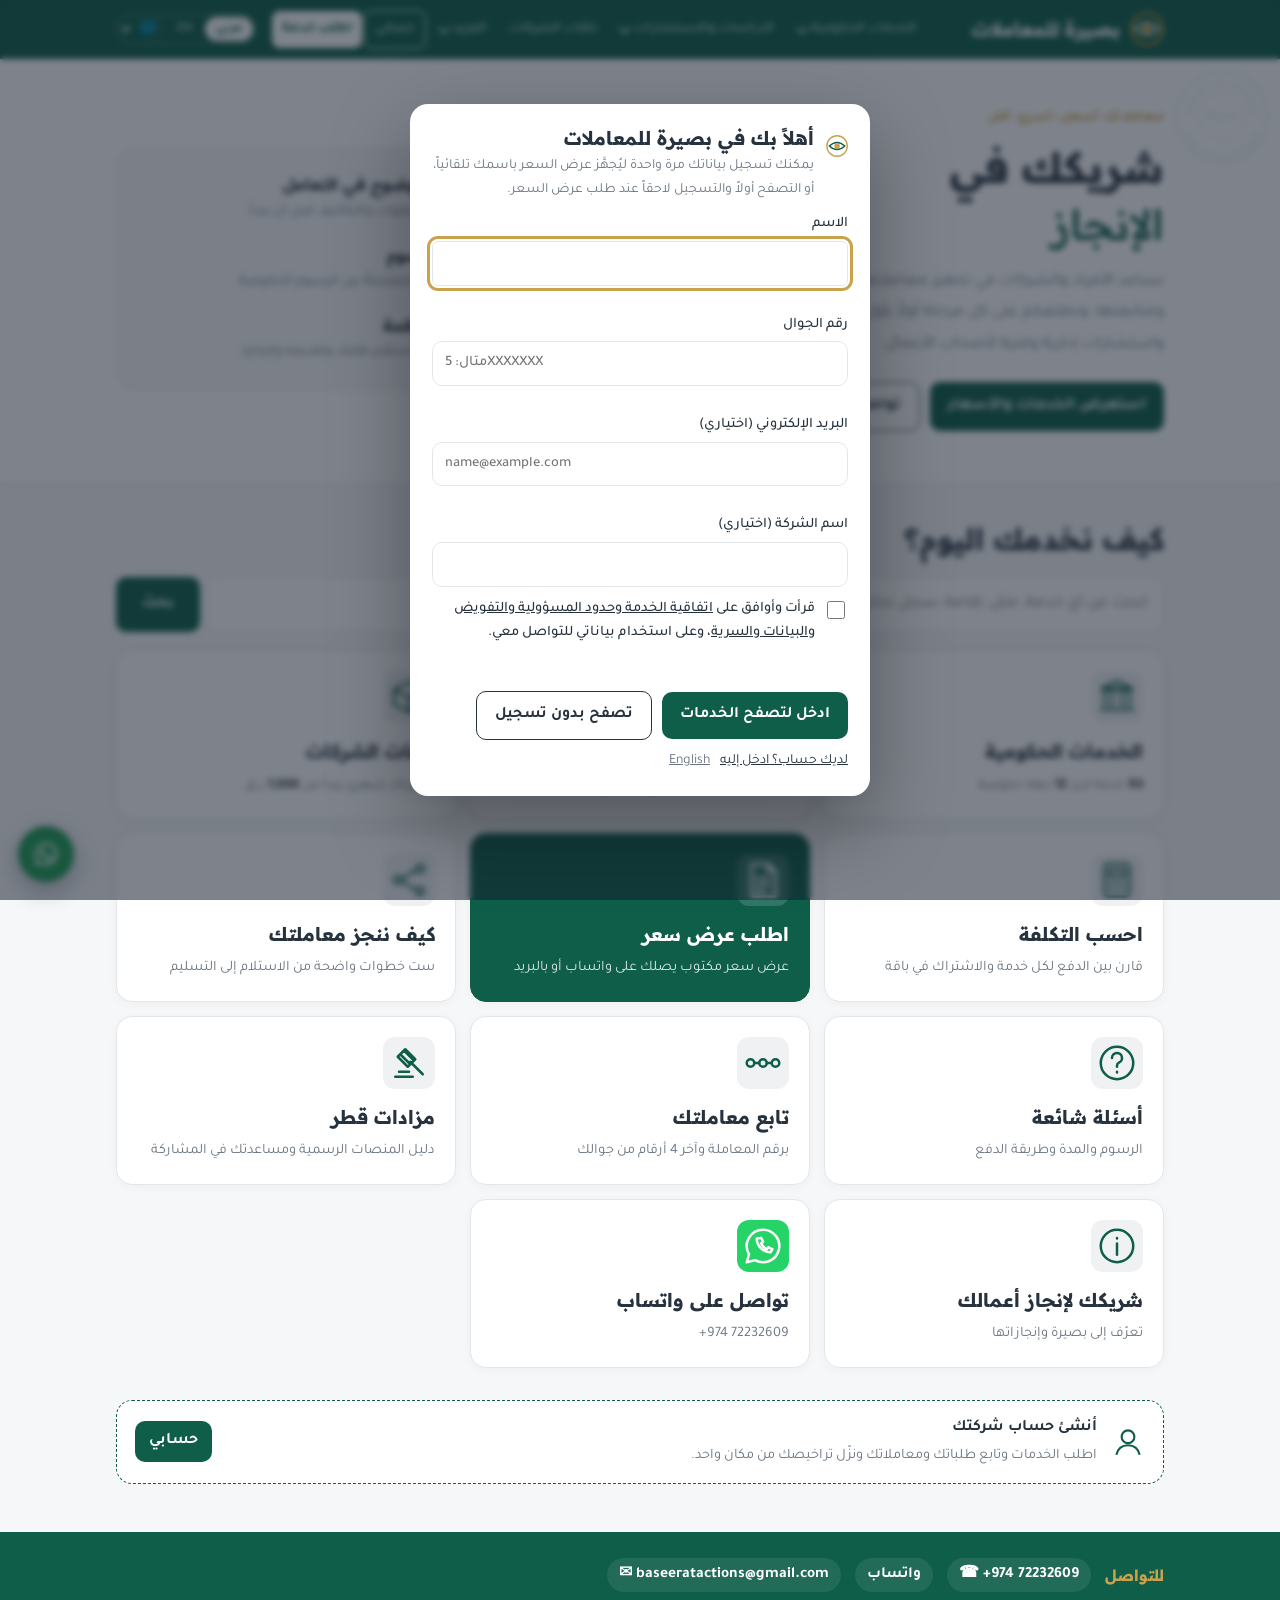
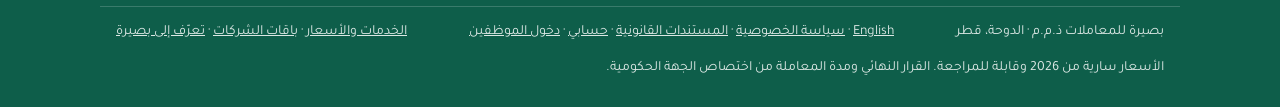
<file: index.html>
<!doctype html>
<html lang="ar" dir="rtl">
<head>
<meta charset="utf-8">
<meta name="viewport" content="width=device-width, initial-scale=1, viewport-fit=cover">
<title>بصيرة للمعاملات | تعقيب معاملات ودراسات واستشارات في الدوحة</title>
<meta name="description" content="بصيرة للمعاملات: مكتب تعقيب معاملات في الدوحة للأفراد والشركات. 90 خدمة حكومية بأسعار ثابتة، أربع باقات للشركات، ودراسات واستشارات إدارية وفنية.">
<meta name="theme-color" content="#0e5e4a">
<link rel="icon" href="data:image/svg+xml,%3Csvg xmlns='http://www.w3.org/2000/svg' viewBox='0 0 80 80'%3E%3Ccircle cx='40' cy='40' r='36' fill='%230e5e4a'/%3E%3Cpath d='M14 40 Q40 16 66 40 Q40 64 14 40Z' fill='none' stroke='white' stroke-width='5'/%3E%3Ccircle cx='40' cy='40' r='10' fill='%23c9a24d'/%3E%3C/svg%3E">
<link rel="apple-touch-icon" href="assets/apple-touch-icon.png">
<link rel="manifest" href="site.webmanifest">
<link rel="canonical" href="https://baseeratactions.github.io/basira/">
<link rel="alternate" hreflang="ar" href="https://baseeratactions.github.io/basira/">
<link rel="alternate" hreflang="en" href="https://baseeratactions.github.io/basira/en/index.html">
<link rel="alternate" hreflang="x-default" href="https://baseeratactions.github.io/basira/">
<meta property="og:type" content="website">
<meta property="og:site_name" content="بصيرة للمعاملات">
<meta property="og:title" content="بصيرة للمعاملات">
<meta property="og:description" content="معاملاتك أسهل، أسرع، أقل. خدمات حكومية بأسعار ثابتة ودراسات واستشارات في الدوحة.">
<meta property="og:url" content="https://baseeratactions.github.io/basira/">
<meta property="og:image" content="https://baseeratactions.github.io/basira/assets/og.png">
<meta property="og:image:width" content="1200">
<meta property="og:image:height" content="630">
<meta property="og:locale" content="ar_QA">
<meta property="og:locale:alternate" content="en_US">
<meta name="twitter:card" content="summary_large_image">
<script type="application/ld+json">{"@context": "https://schema.org", "@type": "ProfessionalService", "name": "بصيرة للمعاملات", "alternateName": "Basira for Transactions", "legalName": "بصيرة للمعاملات ذ.م.م", "description": "مكتب تعقيب معاملات في الدوحة: خدمات حكومية بأسعار ثابتة، باقات للشركات، ودراسات واستشارات.", "url": "https://baseeratactions.github.io/basira/", "logo": "https://baseeratactions.github.io/basira/assets/icon-512.png", "image": "https://baseeratactions.github.io/basira/assets/og.png", "telephone": "+97472232609", "email": "baseeratactions@gmail.com", "address": {"@type": "PostalAddress", "addressLocality": "Doha", "addressCountry": "QA"}, "areaServed": {"@type": "Country", "name": "Qatar"}, "availableLanguage": ["ar", "en"], "contactPoint": {"@type": "ContactPoint", "telephone": "+97472232609", "contactType": "customer service", "availableLanguage": ["Arabic", "English"]}}</script>
<link rel="preconnect" href="https://fonts.googleapis.com">
<link rel="preconnect" href="https://fonts.gstatic.com" crossorigin>
<link rel="stylesheet" href="https://fonts.googleapis.com/css2?family=Readex+Pro:wght@500;700&family=Tajawal:wght@400;500;700&display=swap">
<link rel="stylesheet" href="assets/style.css?v=20261016v">
<script src="assets/theme.js?v=20261016v"></script>
<script src="assets/lang.js?v=20261016v" defer></script>
</head>
<body>
<div class="basmala" aria-hidden="true"><svg viewBox="0 0 120 120" width="96" height="96"><defs><path id="bsT" d="M20.6 67 A40 40 0 1 1 99.4 67"/><path id="bsB" d="M12.5 74.5 A49.5 49.5 0 0 0 107.5 74.5"/></defs><circle cx="60" cy="60" r="57" fill="none" stroke="currentColor" stroke-width="1.6"/><circle cx="60" cy="60" r="29" fill="none" stroke="currentColor" stroke-width=".8"/><text font-size="8.6" text-anchor="middle"><textPath href="#bsT" startOffset="50%">بسم الله الواحد الأحد الفرد الصمد</textPath></text><text font-size="7.6" text-anchor="middle"><textPath href="#bsB" startOffset="50%">والصلاة والسلام على محمد خير الأنام</textPath></text><text x="60" y="61" font-size="11" text-anchor="middle">بسم الله</text><text x="60" y="74" font-size="6" text-anchor="middle">✦</text><text x="15" y="66" font-size="5" text-anchor="middle">✦</text><text x="105" y="66" font-size="5" text-anchor="middle">✦</text></svg></div>
<header class="top"><div class="wrap">
  <a class="brand" href="#home"><svg width="34" height="34" viewBox="0 0 80 80" aria-hidden="true"><circle cx="40" cy="40" r="37" fill="none" stroke="#e0a12b" stroke-width="5"/><path d="M12 40 Q40 14 68 40 Q40 66 12 40Z" fill="none" stroke="currentColor" stroke-width="5"/><circle cx="40" cy="40" r="10" fill="#e0a12b"/></svg>بصيرة للمعاملات</a>
  <button class="burger" id="burger" type="button" aria-expanded="false" aria-controls="nav" aria-label="القائمة"><span></span><span></span><span></span></button>
  <nav id="nav" aria-label="القائمة الرئيسية"><ul class="menu">
    <li class="dd"><button type="button" class="topbtn" aria-expanded="false">الخدمات الحكومية</button><ul class="drop" id="mGov"></ul></li>
    <li class="dd"><button type="button" class="topbtn" aria-expanded="false">الدراسات والاستشارات</button><ul class="drop" id="mCon"></ul></li>
    <li><a href="#packages">باقات الشركات</a></li>
    <li class="dd"><button type="button" class="topbtn" aria-expanded="false">المزيد</button><ul class="drop small"><li><a href="about.html">تعرّف إلى بصيرة</a></li><li><a href="#how">كيف نعمل</a></li><li><a href="#track">تابع معاملتك</a></li><li><a href="#auctions">مزادات قطر</a></li><li><a href="#faq">الأسئلة الشائعة</a></li><li><a href="legal.html">المستندات القانونية</a></li></ul></li>
    <li><a href="portal.html" class="acct">حسابي</a></li>
    <li><a href="#request" class="navcta">اطلب خدمة</a></li>
    <li hidden id="whoLi"><button type="button" class="topbtn who" id="who" title="تعديل بياناتي"></button></li>
    <li><a href="en/index.html" lang="en" class="lang">English</a></li>
  </ul></nav>
</div></header>
<nav class="crumbs" id="crumbs" aria-label="أنت هنا" hidden><div class="wrap"><button type="button" class="back" id="back">رجوع</button><ol id="crumbList"></ol></div></nav>

<section class="hero" id="home"><div class="wrap">
  <div>
    <p class="eyebrow">معاملاتك أسهل، أسرع، أقل</p>
    <h1>شريكك في <em>الإنجاز</em></h1>
    <p>نساعد الأفراد والشركات في تجهيز معاملاتهم الحكومية وتقديمها ومتابعتها، ونطلعكم على كل مرحلة أولاً بأول. ونقدم كذلك دراسات واستشارات إدارية وفنية لأصحاب الأعمال.</p>
    <div class="cta"><a class="btn pri" href="#services">استعرض الخدمات والأسعار</a><a class="btn ghost" href="https://wa.me/97472232609" target="_blank" rel="noopener">تواصل معنا عبر واتساب</a></div>
  </div>
  <ul class="promises" aria-label="لماذا تختار بصيرة؟">
    <li><b>شفافية ووضوح في التعامل</b><span>نوضّح لك الخطوات والتكاليف قبل أن نبدأ.</span></li>
    <li><b>وضوح الرسوم</b><span>نوضّح أتعابنا منفصلةً عن الرسوم الحكومية.</span></li>
    <li><b>متابعة منظمة</b><span>نطمئنك عند استلام طلبك وتقديمه وإنجازه.</span></li>
  </ul>
</div></section>

<section class="tiles-sec" id="tiles"><div class="wrap">
  <h2>كيف نخدمك اليوم؟</h2>
  <form class="hsearch" id="hs" role="search"><input id="hq" class="search" type="search" placeholder="ابحث عن أي خدمة، مثل: إقامة، سجل تجاري، دراسة جدوى" aria-label="ابحث في كل الخدمات"><button class="btn pri" type="submit">بحث</button></form>
  <div class="tiles">
    <a class="tile" href="#services"><svg viewBox="0 0 32 32" aria-hidden="true"><path d="M4 10h24M6 10v13M12 10v13M20 10v13M26 10v13M3 26h26M16 3 4 9h24z"/></svg><b>الخدمات الحكومية</b><span><i class="num" data-n="gov">90</i> خدمة لدى <i class="num" data-n="ent">11</i> جهة حكومية</span></a>
    <a class="tile" href="#consult"><svg viewBox="0 0 32 32" aria-hidden="true"><path d="M6 26V14M13 26V8M20 26v-9M27 26V5M3 28h26"/></svg><b>الدراسات والاستشارات</b><span><i class="num" data-n="con">63</i> دراسة واستشارة في <i class="num" data-n="cat">10</i> أنواع</span></a>
    <a class="tile" href="#packages"><svg viewBox="0 0 32 32" aria-hidden="true"><path d="M4 10 16 4l12 6v12l-12 6-12-6zM4 10l12 6 12-6M16 16v12"/></svg><b>باقات الشركات</b><span>اشتراك شهري يبدأ من <i class="num" data-n="pmin">1,500</i> ر.ق</span></a>
    <a class="tile" href="#estimate"><svg viewBox="0 0 32 32" aria-hidden="true"><rect x="6" y="3" width="20" height="26" rx="3"/><path d="M10 8h12v5H10zM10 18h2M15 18h2M20 18h2M10 23h2M15 23h2M20 23h2"/></svg><b>احسب التكلفة</b><span>قارن بين الدفع لكل خدمة والاشتراك في باقة</span></a>
    <a class="tile hot" href="#request"><svg viewBox="0 0 32 32" aria-hidden="true"><path d="M7 3h13l6 6v20H7zM20 3v6h6M11 15h10M11 20h10M11 25h6"/></svg><b>اطلب عرض سعر</b><span>عرض سعر مكتوب يصلك على واتساب أو بالبريد</span></a>
    <a class="tile" href="#how"><svg viewBox="0 0 32 32" aria-hidden="true"><circle cx="7" cy="16" r="3"/><circle cx="25" cy="7" r="3"/><circle cx="25" cy="25" r="3"/><path d="M10 15l12-7M10 17l12 7"/></svg><b>كيف ننجز معاملتك</b><span>ست خطوات واضحة من الاستلام إلى التسليم</span></a>
    <a class="tile" href="#faq"><svg viewBox="0 0 32 32" aria-hidden="true"><circle cx="16" cy="16" r="13"/><path d="M12 12a4 4 0 1 1 5.5 3.7c-1 .5-1.5 1.2-1.5 2.3v1M16 23v.5"/></svg><b>أسئلة شائعة</b><span>الرسوم والمدة وطريقة الدفع</span></a>
    <a class="tile" href="#track"><svg viewBox="0 0 32 32" aria-hidden="true"><circle cx="6" cy="16" r="3"/><circle cx="16" cy="16" r="3"/><circle cx="26" cy="16" r="3"/><path d="M9 16h4M19 16h4"/></svg><b>تابع معاملتك</b><span>برقم المعاملة وآخر 4 أرقام من جوالك</span></a>
    <a class="tile" href="#auctions"><svg viewBox="0 0 32 32" aria-hidden="true"><path d="M5 27h14M8 23h8M12 6l8 8M9 9l8 8M7 11l6-6 8 8-6 6zM17 15l10 10"/></svg><b>مزادات قطر</b><span>دليل المنصات الرسمية ومساعدتك في المشاركة</span></a>
    <a class="tile" href="about.html"><svg viewBox="0 0 32 32" aria-hidden="true"><circle cx="16" cy="16" r="13"/><path d="M16 14v9M16 9.5v.5"/></svg><b>شريكك لإنجاز أعمالك</b><span>تعرّف إلى بصيرة وإنجازاتها</span></a>
    <a class="tile wa" href="https://wa.me/97472232609" target="_blank" rel="noopener"><svg viewBox="0 0 32 32" aria-hidden="true"><path d="M16 3a13 13 0 0 0-11.2 19.6L3 29l6.6-1.7A13 13 0 1 0 16 3z"/><path d="M11 10c0 6 5 11 11 11l1.5-2.5-3-1.5-1.5 1.5c-2-1-3.5-2.5-4.5-4.5L16 12.5 14.5 9.5z"/></svg><b>تواصل على واتساب</b><span><span dir="ltr">+974 72232609</span></span></a>
  </div>
  <div class="adgrid ads-in" id="ads" hidden></div>
  <div class="revs" id="revs" hidden><h3>آراء عملائنا</h3><div id="revList" class="rev-grid"></div></div>
  <a class="acctbar" href="portal.html#signup"><svg viewBox="0 0 32 32" aria-hidden="true"><circle cx="16" cy="11" r="6"/><path d="M5 28c1.5-6 5.5-9 11-9s9.5 3 11 9"/></svg><span><b>أنشئ حساب شركتك</b>اطلب الخدمات وتابع طلباتك ومعاملاتك ونزّل تراخيصك من مكان واحد.</span><i>حسابي</i></a>
</div></section>

<section class="sec" id="services"><div class="wrap">
  <h2>ما الخدمة التي تحتاجها؟</h2>
  <p class="lead">اختر أي خدمة لتطّلع على وصفها والمستندات المطلوبة والمدة التقريبية، ويمكنك إضافتها إلى حاسبة التكلفة بزر «أضف».</p>
  <div class="costbox fees"><b>وعدنا لك في الرسوم</b>
    <ul class="fee4"><li><b>السعر مكتوب قبل البدء</b><span>نرسل لك عرض السعر مكتوباً، ولا نبدأ إلا بعد موافقتك.</span></li><li><b>أتعابنا منفصلة عن الرسوم الحكومية</b><span>تُدفع الرسوم الحكومية بقيمتها الرسمية كما تحددها الجهة.</span></li><li><b>لا تكلفة إضافية دون موافقتك</b><span>إذا طلبت الجهة رسماً أو عملاً جديداً نخبرك أولاً، ونكمل بعد موافقتك.</span></li><li><b>إيصال لكل رسم</b><span>نسلّمك الإيصال الرسمي لكل رسم ندفعه نيابةً عنك.</span></li></ul>
    <a class="btn sm ghost" href="#prices">قائمة الأسعار الكاملة</a></div>
  <div class="tools">
    <input id="q" class="search" type="search" placeholder="ابحث عن خدمة، مثل: إقامة، سجل، رخصة" aria-label="ابحث عن خدمة">
    <label class="toggle" style="flex-direction:row"><input id="coreOnly" type="checkbox"> الخدمات المشمولة في الباقات فقط</label>
  </div>
  <div class="chips" id="chips" role="group" aria-label="تصفية حسب الجهة"></div>
  <div id="entTiles" class="gtiles"></div>
  <div id="catalog" class="ent-wrap"></div>
</div></section>

<section class="sec alt" id="consult"><div class="wrap">
  <h2>الدراسات والاستشارات</h2>
  <p class="lead">دراسات جدوى وخطط عمل واستشارات إدارية وفنية ومالية وتسويقية وتقنية لأصحاب المنشآت. الأسعار المعروضة أسعار بداية، وبعد أن نتعرّف على احتياجك نرسل لك عرض سعر مكتوباً يوضح نطاق العمل والمخرجات والمدة قبل البدء. الاستشارات القانونية والمحاسبية المتخصصة تُقدَّم بالتعاون مع مكاتب مرخصة.</p>
  <div class="tools"><input id="cq" class="search" type="search" placeholder="ابحث عن استشارة، مثل: جدوى، هيكل، آيزو" aria-label="ابحث عن استشارة"></div>
  <div class="chips" id="cchips" role="group" aria-label="تصفية حسب نوع الاستشارة"></div>
  <div id="catTiles" class="gtiles"></div>
  <div id="ccatalog" class="ent-wrap"></div>
</div></section>

<section class="sec" id="packages"><div class="wrap">
  <h2>باقات الشركات</h2>
  <p class="lead">يمكنك الاشتراك شهرياً أو سنوياً للحصول على عدد ثابت من الخدمات الحكومية كل شهر، بتكلفة أقل من طلب كل خدمة منفردة. وتناسب باقتا «نخبة» و«الذهبية» الشركات الأكبر، وتشملان كل الخدمات الحكومية.</p>
  <div class="billing" role="group" aria-label="طريقة الدفع"><button id="bm" aria-pressed="true">دفع شهري</button><button id="by" aria-pressed="false">دفع سنوي (شهران مجاناً)</button></div>
  <div class="plans" id="plans"></div>
  <div class="terms" id="rules">
    <h3>شروط الباقات بوضوح</h3>
    <dl>
      <dt>ما الذي يُحتسب؟</dt><dd>كل معاملة لشخص واحد أو منشأة واحدة تُحتسب مستقلة: تجديد إقامة 5 موظفين يُحتسب 5 معاملات. وتُحتسب المعاملة عند تقديمها للجهة الحكومية.</dd>
      <dt>بكم خدمة تُحتسب المعاملة؟</dt><dd>حسب سعرها المنفرد: حتى 400 ر.ق خدمة واحدة، ومن 401 إلى 750 ر.ق خدمتان، وأكثر من 750 ر.ق ثلاث خدمات.</dd>
      <dt>ما الخدمات المشمولة؟</dt><dd>«أساس» و«شامل»: الخدمات الرئيسية المعلَّمة «ضمن الباقات» فقط (<span class="num" data-n="core">51</span> خدمة). «نخبة» و«الذهبية»: كل الخدمات الحكومية (<span class="num" data-n="gov">90</span> خدمة).</dd>
      <dt>ما غير المشمول؟</dt><dd>الرسوم الحكومية، وباقات التأسيس (عدا باقة تأسيس مجانية سنوياً في «الذهبية»)، والدراسات والاستشارات، والخدمات غير الرئيسية في «أساس» و«شامل». كلها تُدفع منفصلة مع خصم باقتك.</dd>
      <dt>إذا تجاوزت عدد الباقة؟</dt><dd>تُدفع المعاملة الزائدة بسعرها المنفرد ناقصاً خصم باقتك: 15% في «أساس»، 25% في «شامل»، 30% في «نخبة»، 35% في «الذهبية».</dd>
      <dt>إذا لم تستخدم العدد كله؟</dt><dd>يُرحَّل الباقي إلى الشهر التالي فقط، ولا يُرحَّل بعده.</dd>
      <dt>المدة والدفع</dt><dd>الاشتراك الشهري لا يقل عن 3 أشهر ويُدفع مقدماً كل شهر. الاشتراك السنوي يُدفع مقدماً ويعادل سعر 10 أشهر.</dd>
    </dl>
    <h4>مثال محسوب: شركة مشتركة في «شامل» (15 خدمة شهرياً بـ 3,500 ر.ق)</h4>
    <div class="ptable"><table><thead><tr><th>المعاملة</th><th>العدد</th><th>تُحتسب</th><th>من رصيد الباقة</th><th>قيمتها منفردة</th></tr></thead><tbody>
      <tr><td>تجديد إقامة موظف (250 ر.ق)</td><td class="num">5</td><td>خدمة واحدة</td><td class="num">5</td><td class="num">1,250</td></tr>
      <tr><td>إصدار إقامة لموظف جديد (500 ر.ق)</td><td class="num">2</td><td>خدمتان</td><td class="num">4</td><td class="num">1,000</td></tr>
      <tr><td>طلب تأشيرة عمل (400 ر.ق)</td><td class="num">2</td><td>خدمة واحدة</td><td class="num">2</td><td class="num">800</td></tr>
      <tr><td>إضافة نشاط للسجل التجاري (450 ر.ق)</td><td class="num">1</td><td>خدمتان</td><td class="num">2</td><td class="num">450</td></tr>
      <tr><td>تجديد سجل تجاري (350 ر.ق)</td><td class="num">1</td><td>خدمة واحدة</td><td class="num">1</td><td class="num">350</td></tr>
      <tr><td>توثيق عقد عمل (200 ر.ق)</td><td class="num">1</td><td>خدمة واحدة</td><td class="num">1</td><td class="num">200</td></tr>
      <tr><td><b>المجموع</b></td><td></td><td></td><td class="num"><b>15 من 15</b></td><td class="num"><b>4,050</b></td></tr>
    </tbody></table></div>
    <p>دفعت الشركة 3,500 ر.ق بدل 4,050 ر.ق، أي وفّرت 550 ر.ق. ولو احتاجت في الشهر نفسه سجلاً تجارياً جديداً (600 ر.ق، وهو غير مشمول في «شامل») فتدفعه منفصلاً بخصم 25%: 450 ر.ق. والرسوم الحكومية في كل الحالات تُدفع كما هي بإيصالها الرسمي.</p>
  </div>
  <div class="ptable"><table><thead><tr><th>الباقة</th><th>عدد الخدمات شهرياً</th><th>قيمتها بالسعر المنفرد</th><th>السعر الشهري</th><th>الخصم</th><th>السعر السنوي</th><th>الخصم</th><th>خصم الخدمات الإضافية</th></tr></thead><tbody id="ptbody"></tbody></table></div>
  <div class="contact"><a class="btn pri" href="https://wa.me/97472232609" target="_blank" rel="noopener">يسعدنا الحديث عن احتياجات شركتك على واتساب</a><a class="btn ghost" href="#estimate">قارن الباقات بخدماتك في الحاسبة</a></div>
</div></section>

<section class="sec alt" id="estimate"><div class="wrap">
  <h2>قارن بين الدفع لكل خدمة والاشتراك</h2>
  <p class="lead">اختر الخدمات التي تحتاجها، وحدد عدد مراتها شهرياً، ونعرض لك تكلفة الدفع لكل خدمة، وعدد الخدمات المحتسبة في الباقة، والخيار الأنسب لك. القائمة تبدأ بمثال لمنشأة صغيرة يمكنك تعديله.</p>
  <div class="est">
    <div class="panel"><b>الخدمات المختارة <span class="num" id="cartCount"></span></b><label class="pick">أضف أي خدمة من القائمة<select id="pick" aria-label="أضف خدمة إلى الحاسبة"><option value="">اختر خدمة…</option></select></label><div class="cart" id="cart"></div>
      <div class="contact"><button class="btn sm ghost" id="clear" type="button">إفراغ القائمة</button><button class="btn sm ghost" id="sample" type="button">إعادة المثال</button></div></div>
    <div class="panel" aria-live="polite">
      <div class="sum"><span>الإجمالي الشهري بالسعر المنفرد</span><b class="num" id="tSingle">0</b></div>
      <div class="sum"><span>عدد الخدمات المحتسبة في الباقة</span><b class="num" id="tUnits">0</b></div>
      <div class="sum"><span>خدمات خارج الباقات الأساسية</span><b class="num" id="tOut">0</b></div>
      <div class="verdict" id="verdict"></div>
      <a class="mute sm" href="#packages">قواعد احتساب الخدمات في الباقات</a>
      <a class="btn pri" href="#request" id="toReq">اطلب هذه الخدمات</a>
    </div>
  </div>
</div></section>

<section class="sec" id="how"><div class="wrap">
  <h2>ست خطوات واضحة من الطلب إلى التسليم</h2>
  <div class="steps">
    <div class="step"><b>أرسل طلبك</b><span>اختر الخدمة وأرسل المعلومات الأولية.</span></div>
    <div class="step"><b>نفحص المستندات</b><span>نراجعها ونخبرك إن احتاج شيء منها إلى استكمال.</span></div>
    <div class="step"><b>نؤكد السعر</b><span>عرض واضح لأتعابنا والرسوم المتوقعة.</span></div>
    <div class="step"><b>نبدأ العمل</b><span>نبدأ بعد موافقتك واستكمال التفويض والدفع.</span></div>
    <div class="step"><b>نتابع المعاملة</b><span>نرسل لك تحديثاً عند تغيّر حالة الطلب.</span></div>
    <div class="step"><b>نسلّمك النتيجة</b><span>المستندات والإيصالات، مع التنبيه إلى موعد التجديد إذا لزم.</span></div>
  </div>
  <p class="dnote">يعود قرار الموافقة ومدة الإنجاز إلى الجهة الحكومية، ونحرص من جهتنا على مراجعة المستندات ومتابعة طلبك وإبلاغك بكل جديد.</p>
</div></section>

<section class="sec alt" id="request"><div class="wrap">
  <h2>اطلب خدمة أو عرض سعر</h2>
  <p class="lead">املأ بياناتك واختر الخدمات، وسيظهر لك عرض سعر مبدئي مكتوب يمكنك إرساله إلينا على واتساب أو بالبريد، أو طباعته وحفظه PDF. لا حاجة لإرسال أي مستندات الآن، وسنطلب منك ما يلزم بعد مراجعة طلبك.</p>
  <form id="f" novalidate>
    <label>الاسم أو اسم المنشأة<input id="fName" required autocomplete="name"><span class="err" id="eName"></span></label>
    <label>رقم الجوال<input id="fPhone" inputmode="tel" required placeholder="مثال: 5XXXXXXX"><span class="err" id="ePhone"></span></label>
    <label>البريد الإلكتروني (اختياري، لنرسل لك التأكيد)<input id="fMail" type="email" inputmode="email" autocomplete="email" placeholder="name@example.com" dir="ltr"><span class="err" id="eMail"></span></label>
    <label>وسيلة التواصل المفضلة<select id="fVia"><option>واتساب</option><option>اتصال هاتفي</option><option>البريد الإلكتروني</option></select></label>
    <label>نوع العميل<select id="fType"><option value="ind">فرد</option><option value="org">منشأة</option></select></label>
    <label>الباقة<select id="fPlan"><option value="">بدون باقة (دفع لكل خدمة)</option><option value="أساس">أساس</option><option value="شامل">شامل</option><option value="نخبة">نخبة</option><option value="الذهبية">الذهبية</option></select></label>
    <label>اختر الخدمات المطلوبة<select id="fPick" aria-label="اختر خدمة لإضافتها إلى الطلب"><option value="">اختر خدمة لإضافتها…</option></select></label>
    <label class="full">الخدمة المطلوبة ووصف مختصر لاحتياجك<textarea id="fSvc" placeholder="اختر من القائمة أعلاه أو من حاسبة التكلفة، ويمكنك الكتابة"></textarea><span class="err" id="eSvc"></span></label>
    <input id="fHp" class="hp" tabindex="-1" autocomplete="off" aria-hidden="true">
    <label class="full agree"><input type="checkbox" id="fOk"> أوافق على <a href="privacy.html">سياسة الخصوصية</a> واستخدام بياناتي للتواصل معي بشأن هذا الطلب.<span class="err" id="eOk"></span></label>
    <div class="full contact"><button class="btn pri" type="submit">جهّز عرض السعر</button><a class="btn ghost" href="https://wa.me/97472232609" target="_blank" rel="noopener">أو اطلب مباشرة عبر واتساب</a></div>
  </form>
  <div id="outWrap" hidden class="panel"><div id="sendState" hidden class="verdict"></div>
    <div id="qdoc" class="qdoc"></div>
    <div class="contact" id="outMsg"><a class="btn sm pri" id="sendWa" href="https://wa.me/97472232609" target="_blank" rel="noopener">إرسال على واتساب</a><a class="btn sm pri" id="sendMail" href="mailto:baseeratactions@gmail.com">إرسال بالإيميل</a><button class="btn sm ghost" id="copyMsg" type="button">نسخ النص</button></div>
    <div class="contact"><button class="btn sm ghost" id="printQ" type="button">طباعة أو حفظ PDF</button></div>
    <details class="msgtxt"><summary id="outTitle">نص الرسالة</summary><div class="out" id="out"></div></details></div>
  <div class="contact"><span>للتواصل المباشر:</span><span class="phone" id="ph">+974 72232609</span><button class="btn sm ghost" id="copyPh" type="button">نسخ الرقم</button><a class="btn sm ghost" href="https://wa.me/97472232609" target="_blank" rel="noopener">فتح واتساب</a><span>أو البريد</span><a href="mailto:baseeratactions@gmail.com" dir="ltr">baseeratactions@gmail.com</a></div>
</div></section>

<section class="sec alt" id="about"><div class="wrap">
  <h2>تعرّف إلى بصيرة</h2>
  <p class="lead">بصيرة للمعاملات ذ.م.م تعمل في تعقيب المعاملات في الدوحة، تجهّز المعاملات الحكومية للأفراد والعائلات والشركات وتتابعها حتى التسليم، وتقدّم الدراسات والاستشارات لأصحاب الأعمال.</p>
  <p class="amore"><a class="btn ghost sm" href="about.html">اقرأ المزيد عن بصيرة: إنجازاتنا وأخبارنا وحكايات من عملنا ›</a></p>
  <div class="facts2">
    <div><b>الاسم القانوني</b><span>بصيرة للمعاملات ذ.م.م</span></div>
    <div><b>المقر</b><span>الدوحة، قطر</span></div>
    <div><b>النشاط</b><span>تعقيب المعاملات</span></div>
    <div><b>الهاتف وواتساب</b><span><a href="tel:+97472232609" dir="ltr">+974 72232609</a></span></div>
    <div><b>البريد الإلكتروني</b><span><a href="mailto:baseeratactions@gmail.com" dir="ltr">baseeratactions@gmail.com</a></span></div>
    <div><b>الخصوصية</b><span><a href="privacy.html">سياسة الخصوصية</a></span></div>
  </div>
  <h3>المؤسس</h3>
  <div class="founder"><span class="av" aria-hidden="true">م</span><div><b>د. مصطفى أبو العز</b><span>المؤسس والمدير</span></div></div>
  <h3>مجالات عملنا</h3>
  <p class="lead">أمثلة على المعاملات التي ننجزها لدى كل جهة. اختر أي جهة لتطّلع على خدماتها وأسعارها.</p>
  <div id="areas" class="gtiles"></div>
  <h3>محطات بصيرة</h3>
  <ol class="timeline">
    <li><b>أكتوبر 2026</b><span>تأسيس بصيرة للمعاملات ذ.م.م في الدوحة.</span></li>
    <li><b>أكتوبر 2026</b><span>إطلاق الموقع ودليل الخدمات: <span class="num" data-n="gov">90</span> خدمة حكومية بأسعار معلنة و<span class="num" data-n="con">63</span> دراسة واستشارة.</span></li>
    <li><b>أكتوبر 2026</b><span>إعداد نظام لمتابعة العملاء والمعاملات وتنبيهات التجديد.</span></li>
  </ol>
</div></section>

<section class="sec alt" id="track"><div class="wrap narrow">
  <h2>تابع معاملتك</h2>
  <p class="lead">اكتب رقم المعاملة أو الطلب كما وصلك منا، مثل <span class="nw" dir="ltr">T-0012</span> أو <span class="nw" dir="ltr">R-0045</span>، وآخر 4 أرقام من الجوال المسجل لدينا. تظهر لك المرحلة الحالية فقط، دون أي بيانات شخصية.</p>
  <form class="trk" id="trkF" novalidate><label>رقم المعاملة أو الطلب<input id="trkRef" required autocomplete="off" dir="ltr" placeholder="T-0012" maxlength="12"></label><label>آخر 4 أرقام من الجوال<input id="trkPh" required inputmode="numeric" dir="ltr" maxlength="4" placeholder="1234" autocomplete="off"></label><button class="btn pri" type="submit">اعرض المرحلة</button></form>
  <p class="err" id="trkErr" role="alert"></p>
  <div id="trkOut" aria-live="polite"></div>
  <p class="trknote">لتفاصيل أكثر، مثل الملفات والرسائل والمدفوعات، ادخل إلى <a href="portal.html">حسابي</a> أو <a href="https://wa.me/97472232609" target="_blank" rel="noopener">تواصل معنا عبر واتساب</a>.</p>
</div></section>

<section class="sec" id="auctions"><div class="wrap">
  <h2>مزادات قطر</h2>
  <p class="lead">دليل مختصر بالمنصات الرسمية للمزادات في قطر، وما تعرضه كل منصة وكيف تشارك فيها. وإن رغبت، نساعدك في التسجيل وتجهيز التأمين والمتابعة حتى نقل الملكية.</p>
  <div class="aucta"><a class="btn pri" href="#svc=AU-02">نساعدك في التسجيل والمزايدة</a><a class="btn ghost" href="#ent=AU">خدمات المزادات وأسعارها</a></div>
  <div id="aucList" class="auc-grid"></div>
  <h3 class="auch" id="aucNewsH" hidden>آخر أخبار المزادات</h3>
  <ul id="aucNews" class="auc-news" hidden></ul>
  <p class="aucnote">المعلومات هنا للاطلاع فقط، والمرجع دائماً هو المنصة الرسمية. لا ننسخ بيانات أي منصة، والروابط تفتح الموقع الأصلي.</p>
</div></section>

<section class="sec" id="faq"><div class="wrap">
  <h2>أسئلة شائعة</h2>
  <div class="faq">
    <details><summary>هل السعر يشمل الرسوم الحكومية؟</summary><p>السعر المذكور هو أتعاب بصيرة فقط، أما الرسوم الحكومية فتُدفع بقيمتها الرسمية ونسلّمك إيصالها.</p></details>
    <details><summary>كيف أعرف أين وصلت معاملتي؟</summary><p>من «تابع معاملتك» في الصفحة الرئيسية برقم المعاملة وآخر 4 أرقام من جوالك، أو من «حسابي» حيث تجد التفاصيل والملفات، ونطمئنك كذلك عند كل مرحلة مهمة.</p></details>
    <details><summary>هل تساعدونني في المزادات الحكومية؟</summary><p>نعم. نساعدك في التسجيل في المنصة وتجهيز التأمين ومتابعة المزاد وإجراءات ما بعد الفوز. قرار المزايدة ومبلغها يعودان إليك دائماً، ولا يمكن لأحد أن يضمن الفوز.</p></details>
    <details><summary>هل تضمنون الموافقة أو مدة الإنجاز؟</summary><p>قرار الموافقة ومدة الإنجاز من اختصاص الجهة الحكومية. وما نلتزم به هو مراجعة المستندات بعناية قبل التقديم، ومتابعة طلبك وإبلاغك بكل جديد.</p></details>
    <details><summary>ماذا لو لم أستخدم كل خدمات الباقة في الشهر؟</summary><p>تُرحَّل الخدمات غير المستخدمة إلى الشهر التالي فقط.</p></details>
    <details><summary>كيف تُسعَّر الدراسات والاستشارات؟</summary><p>السعر المعروض هو سعر البداية. وبعد جلسة تعريفية قصيرة نرسل لك عرض سعر مكتوباً بالنطاق والمخرجات والمدة، ويُدفع 50% عند البدء و50% عند التسليم.</p></details>
    <details><summary>هل تقدمون استشارات قانونية أو محاسبية؟</summary><p>نقدمها بالتعاون مع مكاتب محاماة ومحاسبة مرخصة، وننسق معها ونتابع التنفيذ نيابة عنك. التدقيق المالي النظامي يقوم به مدقق حسابات مرخص.</p></details>
    <details><summary>ما المستندات التي أحتاج إليها؟</summary><p>تجد المستندات المطلوبة في تفاصيل كل خدمة عند الضغط على اسمها. بعد مراجعة طلبك نؤكد لك القائمة النهائية قبل البدء.</p></details>
    <details><summary>ماذا لو احتاجت المعاملة إلى مستندات إضافية؟</summary><p>نوضّح لك ما تطلبه الجهة بالتحديد، ونكمل التقديم بعد توفيره. إن ترتب على ذلك أي تغيير في التكلفة نبلغك به قبل المتابعة.</p></details>
    <details><summary>كيف تعمل الباقات؟ وما الذي لا تشمله؟</summary><p>تحصل على عدد ثابت من الخدمات الحكومية كل شهر. «أساس» و«شامل» تغطيان الخدمات الرئيسية فقط، و«نخبة» و«الذهبية» تغطيان كل الخدمات الحكومية. باقات التأسيس والدراسات والاستشارات خارج العدد في كل الباقات. التفاصيل في <a href="#packages">شروط الباقات</a>.</p></details>
    <details><summary>كيف تتعاملون مع مستنداتي وبياناتي الشخصية؟</summary><p>نستخدمها فقط لإنجاز معاملتك، ولا نطلب المستندات إلا عبر قناة التواصل المعتمدة بعد مراجعة طلبك. التفاصيل في <a href="privacy.html">سياسة الخصوصية</a>.</p></details>
    <details><summary>كيف أدفع؟</summary><p>الخدمات المنفردة تُدفع عند الاتفاق، وباقات التأسيس والدراسات 50% عند البدء و50% عند التسليم، والاشتراكات مقدماً.</p></details>
  </div>
</div></section>

<footer><div class="wrap fc"><b>للتواصل</b><a href="tel:+97472232609" dir="ltr">☎ +974 72232609</a><a href="https://wa.me/97472232609" target="_blank" rel="noopener">واتساب</a><a href="mailto:baseeratactions@gmail.com" dir="ltr">✉ baseeratactions@gmail.com</a></div><div class="wrap"><span>بصيرة للمعاملات ذ.م.م · الدوحة، قطر</span><span><a href="en/index.html" lang="en">English</a> · <a href="privacy.html">سياسة الخصوصية</a> · <a href="legal.html">المستندات القانونية</a> · <a href="portal.html">حسابي</a> · <a href="crm.html">دخول الموظفين</a></span><span><a href="#prices">الخدمات والأسعار</a> · <a href="#packages">باقات الشركات</a> · <a href="#about">تعرّف إلى بصيرة</a></span><span>الأسعار سارية من 2026 وقابلة للمراجعة. القرار النهائي ومدة المعاملة من اختصاص الجهة الحكومية.</span></div></footer>

<dialog id="reg" aria-labelledby="regT"><form class="dlg regf" id="regF" novalidate>
  <div class="reghead"><svg width="40" height="40" viewBox="0 0 80 80" aria-hidden="true"><circle cx="40" cy="40" r="37" fill="none" stroke="#c9a24d" stroke-width="5"/><path d="M12 40 Q40 14 68 40 Q40 66 12 40Z" fill="none" stroke="currentColor" stroke-width="5"/><circle cx="40" cy="40" r="10" fill="#c9a24d"/></svg><div><h3 id="regT">أهلاً بك في بصيرة للمعاملات</h3><p class="mute sm"><span id="regLead">يمكنك تسجيل بياناتك مرة واحدة ليُجهَّز عرض السعر باسمك تلقائياً، أو التصفح أولاً والتسجيل لاحقاً عند طلب عرض السعر.</span></p></div></div>
  <label>الاسم<input id="rName" required autocomplete="name"><span class="err" id="erName"></span></label>
  <label>رقم الجوال<input id="rPhone" inputmode="tel" required placeholder="مثال: 5XXXXXXX" dir="ltr"><span class="err" id="erPhone"></span></label>
  <label>البريد الإلكتروني (اختياري)<input id="rMail" type="email" inputmode="email" autocomplete="email" placeholder="name@example.com" dir="ltr"><span class="err" id="erMail"></span></label>
  <label>اسم الشركة (اختياري)<input id="rCo" autocomplete="organization"></label>
  <input id="rHp" class="hp" tabindex="-1" autocomplete="off" aria-hidden="true">
  <label class="agree"><input type="checkbox" id="rOk"><span class="agt">قرأت وأوافق على <a href="legal.html" target="_blank">اتفاقية الخدمة وحدود المسؤولية والتفويض والبيانات والسرية</a>، وعلى استخدام بياناتي للتواصل معي.</span><span class="err" id="erOk"></span></label>
  <div class="contact"><button class="btn pri" type="submit">ادخل لتصفح الخدمات</button><button class="btn ghost" type="button" id="rGuest">تصفح بدون تسجيل</button><a href="portal.html" class="sm">لديك حساب؟ ادخل إليه</a><a href="en/index.html" lang="en" class="mute sm">English</a></div>
</form></dialog>
<dialog id="dlg" aria-labelledby="dlgT"><div class="dlg">
  <button class="x dx" id="dlgX" type="button" aria-label="إغلاق">×</button>
  <div id="dlgBody"></div>
  <div class="contact"><button class="btn sm pri" id="dlgReq" type="button">اطلب هذه الخدمة</button><button class="btn sm ghost" id="dlgAdd" type="button">أضف إلى الحاسبة</button><a class="btn sm wa" id="dlgWa" href="https://wa.me/97472232609" target="_blank" rel="noopener"><svg width="18" height="18" viewBox="0 0 24 24" aria-hidden="true" fill="currentColor"><path d="M12 2a10 10 0 0 0-8.6 15.1L2 22l5-1.3A10 10 0 1 0 12 2zm5.8 14.2c-.2.7-1.4 1.3-2 1.4-.5.1-1.2.1-1.9-.1a17 17 0 0 1-1.8-.7 14 14 0 0 1-5.3-4.7c-.4-.5-1.2-1.6-1.2-3s.7-2.1 1-2.4c.3-.3.6-.4.8-.4h.6c.2 0 .4 0 .6.5l.9 2.1c.1.2.1.4 0 .6l-.4.6-.4.5c-.1.1-.3.3-.1.6.2.3.8 1.3 1.7 2.1 1.2 1 2.1 1.3 2.4 1.5.3.1.5.1.7-.1l.9-1.1c.2-.3.4-.2.7-.1l2 1c.3.1.5.2.6.3.1.2.1.8-.2 1.5z"/></svg> اسأل على واتساب</a></div>
</div></dialog>
<nav class="mbar" aria-label="اطلب خدمة"><a class="btn pri" href="#request">اطلب خدمة</a><a class="btn wa" id="mbWa" href="https://wa.me/97472232609" target="_blank" rel="noopener"><svg width="18" height="18" viewBox="0 0 24 24" aria-hidden="true" fill="currentColor"><path d="M12 2a10 10 0 0 0-8.6 15.1L2 22l5-1.3A10 10 0 1 0 12 2zm5.8 14.2c-.2.7-1.4 1.3-2 1.4-.5.1-1.2.1-1.9-.1a17 17 0 0 1-1.8-.7 14 14 0 0 1-5.3-4.7c-.4-.5-1.2-1.6-1.2-3s.7-2.1 1-2.4c.3-.3.6-.4.8-.4h.6c.2 0 .4 0 .6.5l.9 2.1c.1.2.1.4 0 .6l-.4.6-.4.5c-.1.1-.3.3-.1.6.2.3.8 1.3 1.7 2.1 1.2 1 2.1 1.3 2.4 1.5.3.1.5.1.7-.1l.9-1.1c.2-.3.4-.2.7-.1l2 1c.3.1.5.2.6.3.1.2.1.8-.2 1.5z"/></svg> واتساب</a></nav>
<a class="wa-fab" id="waFab" href="https://wa.me/97472232609" target="_blank" rel="noopener" aria-label="تواصل معنا على واتساب" title="تواصل معنا على واتساب"><svg width="28" height="28" viewBox="0 0 32 32" aria-hidden="true"><path fill="currentColor" d="M16 3a13 13 0 0 0-11.2 19.6L3 29l6.6-1.7A13 13 0 1 0 16 3zm0 23.6c-2 0-3.9-.5-5.6-1.5l-.4-.2-3.9 1 1-3.8-.3-.4A10.6 10.6 0 1 1 16 26.6zm5.8-7.9c-.3-.2-1.9-.9-2.2-1-.3-.1-.5-.2-.7.2-.2.3-.8 1-1 1.2-.2.2-.4.2-.7.1-.3-.2-1.4-.5-2.6-1.6-1-.9-1.6-1.9-1.8-2.2-.2-.3 0-.5.1-.7l.5-.6c.2-.2.2-.3.3-.5.1-.2 0-.4 0-.6l-1-2.4c-.3-.6-.5-.5-.7-.5h-.6c-.2 0-.6.1-.9.4-.3.3-1.2 1.1-1.2 2.8s1.2 3.2 1.4 3.5c.2.2 2.4 3.6 5.7 5 .8.4 1.4.6 1.9.7.8.3 1.5.2 2.1.1.6-.1 1.9-.8 2.2-1.5.3-.7.3-1.4.2-1.5-.1-.1-.3-.2-.6-.4z"/></svg></a>
<div class="toast" id="toast" hidden></div>
<script src="assets/config.js?v=20261016v"></script>
<script src="assets/sitetext.js?v=20261016v"></script>
<script src="assets/data.js?v=20261016v"></script>
<script src="assets/details.js?v=20261016v"></script>
<script src="assets/catalog.js?v=20261016v"></script>
<script src="assets/app.js?v=20261016v"></script>
<script src="assets/extras.js?v=20261016v"></script>
<script src="assets/ads.js?v=20261016v"></script>
</body>
</html>
</file>
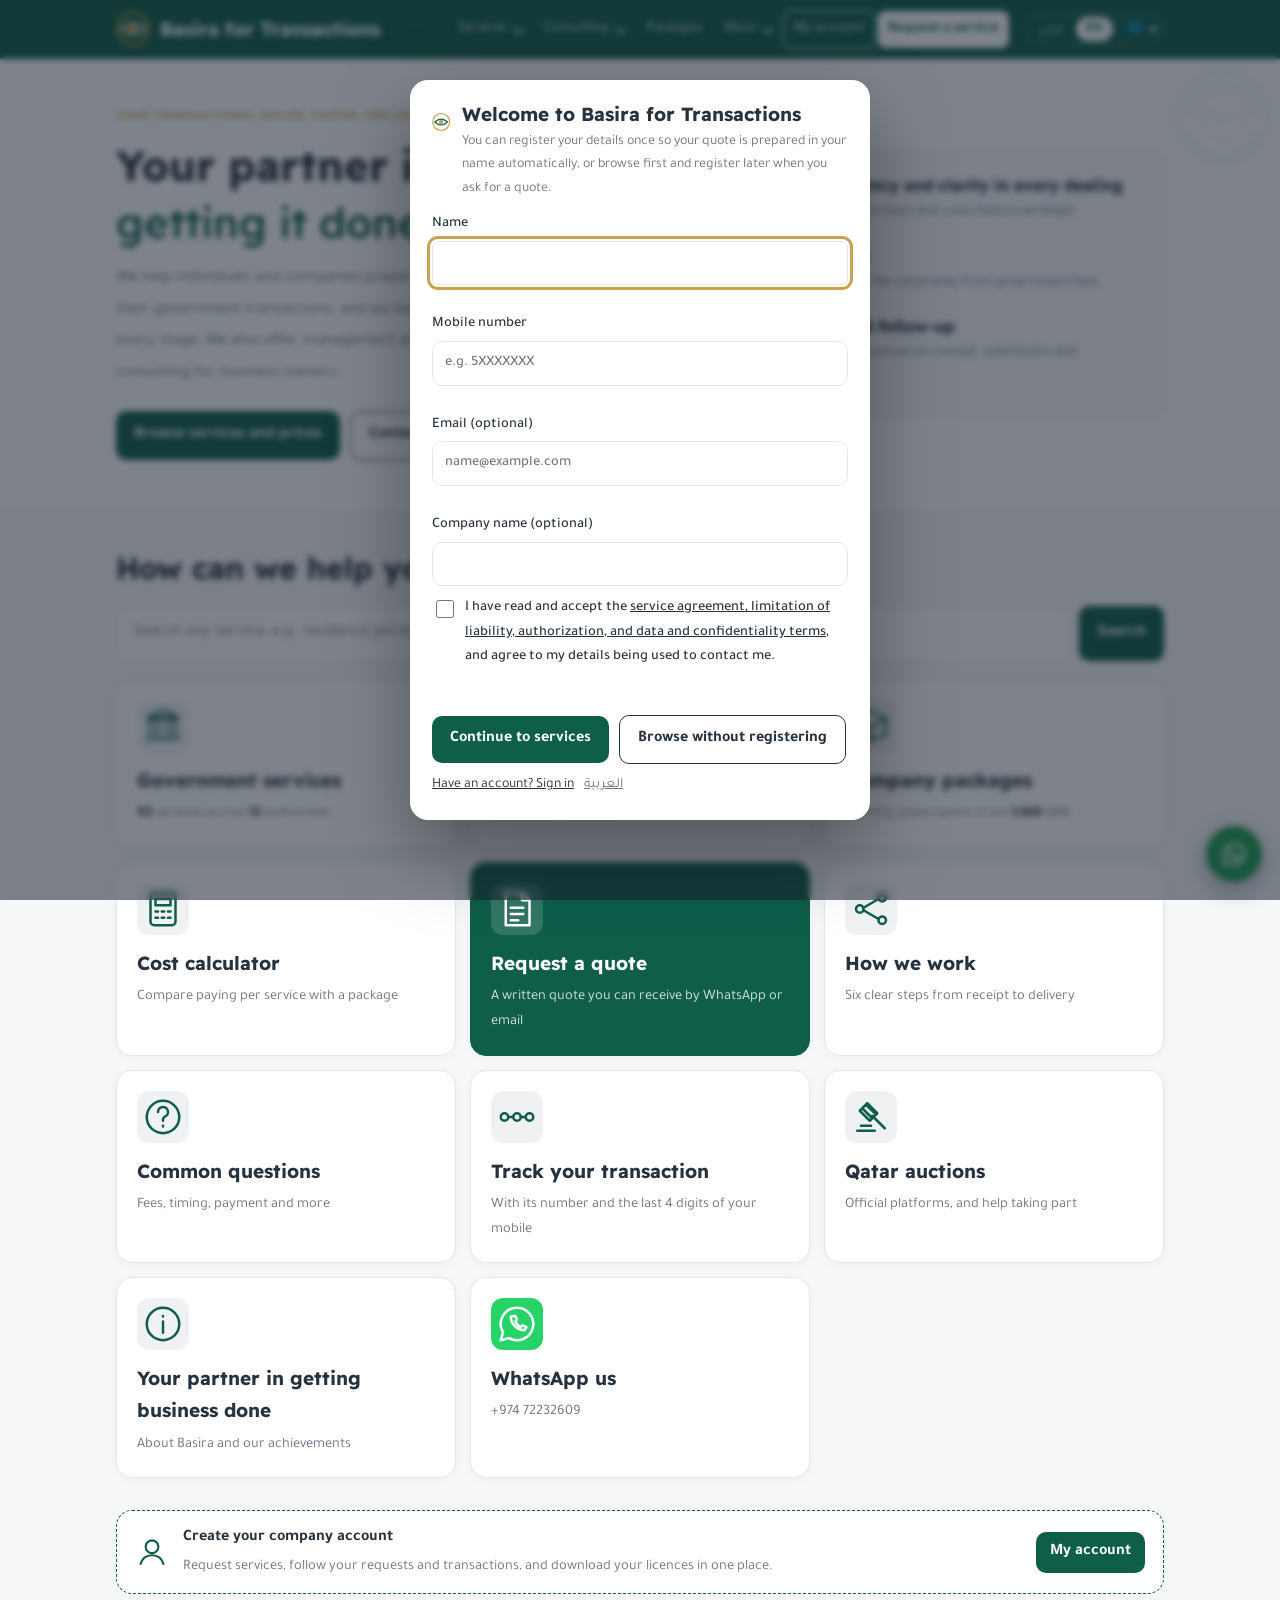
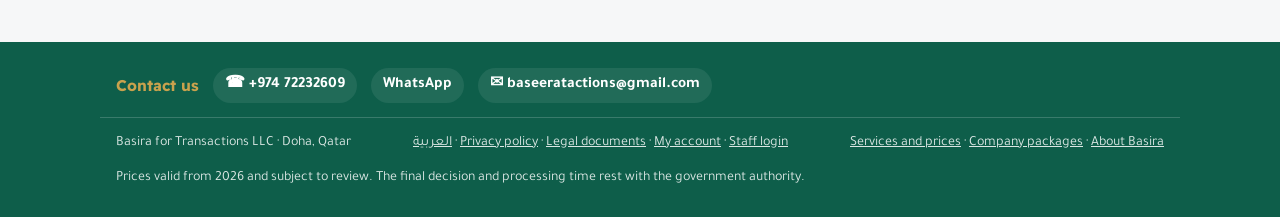
<file: en/index.html>
<!doctype html>
<html lang="en" dir="ltr">
<head>
<meta charset="utf-8">
<meta name="viewport" content="width=device-width, initial-scale=1, viewport-fit=cover">
<title>Basira for Transactions | Government services and consulting in Doha</title>
<meta name="description" content="Basira for Transactions: a government transactions office in Doha for individuals and companies. 90 government services at fixed prices, four company packages, plus studies and business consulting.">
<meta name="theme-color" content="#0e5e4a">
<link rel="icon" href="data:image/svg+xml,%3Csvg xmlns='http://www.w3.org/2000/svg' viewBox='0 0 80 80'%3E%3Ccircle cx='40' cy='40' r='36' fill='%230e5e4a'/%3E%3Cpath d='M14 40 Q40 16 66 40 Q40 64 14 40Z' fill='none' stroke='white' stroke-width='5'/%3E%3Ccircle cx='40' cy='40' r='10' fill='%23c9a24d'/%3E%3C/svg%3E">
<link rel="apple-touch-icon" href="../assets/apple-touch-icon.png">
<link rel="manifest" href="../site.webmanifest">
<link rel="canonical" href="https://baseeratactions.github.io/basira/en/index.html">
<link rel="alternate" hreflang="ar" href="https://baseeratactions.github.io/basira/">
<link rel="alternate" hreflang="en" href="https://baseeratactions.github.io/basira/en/index.html">
<link rel="alternate" hreflang="x-default" href="https://baseeratactions.github.io/basira/">
<meta property="og:type" content="website">
<meta property="og:site_name" content="Basira for Transactions">
<meta property="og:title" content="Basira for Transactions">
<meta property="og:description" content="Your transactions: easier, faster, for less. Fixed-price government services and consulting in Doha.">
<meta property="og:url" content="https://baseeratactions.github.io/basira/en/index.html">
<meta property="og:image" content="https://baseeratactions.github.io/basira/assets/og-en.png">
<meta property="og:image:width" content="1200">
<meta property="og:image:height" content="630">
<meta property="og:locale" content="en_US">
<meta property="og:locale:alternate" content="ar_QA">
<meta name="twitter:card" content="summary_large_image">
<script type="application/ld+json">{"@context": "https://schema.org", "@type": "ProfessionalService", "name": "Basira for Transactions", "alternateName": "بصيرة للمعاملات", "legalName": "Basira for Transactions LLC", "description": "Government transactions office in Doha: fixed-price government services, company packages, studies and consulting.", "url": "https://baseeratactions.github.io/basira/en/index.html", "logo": "https://baseeratactions.github.io/basira/assets/icon-512.png", "image": "https://baseeratactions.github.io/basira/assets/og-en.png", "telephone": "+97472232609", "email": "baseeratactions@gmail.com", "address": {"@type": "PostalAddress", "addressLocality": "Doha", "addressCountry": "QA"}, "areaServed": {"@type": "Country", "name": "Qatar"}, "availableLanguage": ["ar", "en"], "contactPoint": {"@type": "ContactPoint", "telephone": "+97472232609", "contactType": "customer service", "availableLanguage": ["Arabic", "English"]}}</script>
<link rel="preconnect" href="https://fonts.googleapis.com">
<link rel="preconnect" href="https://fonts.gstatic.com" crossorigin>
<link rel="stylesheet" href="https://fonts.googleapis.com/css2?family=Readex+Pro:wght@500;700&family=Tajawal:wght@400;500;700&display=swap">
<link rel="stylesheet" href="../assets/style.css?v=20261016v">
<script src="../assets/theme.js?v=20261016v"></script>
<script src="../assets/lang.js?v=20261016v" defer></script>
</head>
<body>
<div class="basmala" aria-hidden="true"><svg viewBox="0 0 120 120" width="96" height="96"><defs><path id="bsT" d="M20.6 67 A40 40 0 1 1 99.4 67"/><path id="bsB" d="M12.5 74.5 A49.5 49.5 0 0 0 107.5 74.5"/></defs><circle cx="60" cy="60" r="57" fill="none" stroke="currentColor" stroke-width="1.6"/><circle cx="60" cy="60" r="29" fill="none" stroke="currentColor" stroke-width=".8"/><text font-size="8.6" text-anchor="middle"><textPath href="#bsT" startOffset="50%">بسم الله الواحد الأحد الفرد الصمد</textPath></text><text font-size="7.6" text-anchor="middle"><textPath href="#bsB" startOffset="50%">والصلاة والسلام على محمد خير الأنام</textPath></text><text x="60" y="61" font-size="11" text-anchor="middle">بسم الله</text><text x="60" y="74" font-size="6" text-anchor="middle">✦</text><text x="15" y="66" font-size="5" text-anchor="middle">✦</text><text x="105" y="66" font-size="5" text-anchor="middle">✦</text></svg></div>
<header class="top"><div class="wrap">
  <a class="brand" href="#home"><svg width="34" height="34" viewBox="0 0 80 80" aria-hidden="true"><circle cx="40" cy="40" r="37" fill="none" stroke="#e0a12b" stroke-width="5"/><path d="M12 40 Q40 14 68 40 Q40 66 12 40Z" fill="none" stroke="currentColor" stroke-width="5"/><circle cx="40" cy="40" r="10" fill="#e0a12b"/></svg>Basira for Transactions</a>
  <button class="burger" id="burger" type="button" aria-expanded="false" aria-controls="nav" aria-label="Menu"><span></span><span></span><span></span></button>
  <nav id="nav" aria-label="Main menu"><ul class="menu">
    <li class="dd"><button type="button" class="topbtn" aria-expanded="false">Services</button><ul class="drop" id="mGov"></ul></li>
    <li class="dd"><button type="button" class="topbtn" aria-expanded="false">Consulting</button><ul class="drop" id="mCon"></ul></li>
    <li><a href="#packages">Packages</a></li>
    <li class="dd"><button type="button" class="topbtn" aria-expanded="false">More</button><ul class="drop small"><li><a href="about.html">About Basira</a></li><li><a href="#how">How we work</a></li><li><a href="#track">Track your transaction</a></li><li><a href="#auctions">Qatar auctions</a></li><li><a href="#faq">FAQ</a></li><li><a href="legal.html">Legal documents</a></li></ul></li>
    <li><a href="portal.html" class="acct">My account</a></li>
    <li><a href="#request" class="navcta">Request a service</a></li>
    <li hidden id="whoLi"><button type="button" class="topbtn who" id="who" title="Edit my details"></button></li>
    <li><a href="../index.html" lang="ar" class="lang">العربية</a></li>
  </ul></nav>
</div></header>
<nav class="crumbs" id="crumbs" aria-label="You are here" hidden><div class="wrap"><button type="button" class="back" id="back">Back</button><ol id="crumbList"></ol></div></nav>

<section class="hero" id="home"><div class="wrap">
  <div>
    <p class="eyebrow">Your transactions: easier, faster, for less</p>
    <h1>Your partner in <em>getting it done</em></h1>
    <p>We help individuals and companies prepare, submit and follow up their government transactions, and we keep you informed at every stage. We also offer management and technical studies and consulting for business owners.</p>
    <div class="cta"><a class="btn pri" href="#services">Browse services and prices</a><a class="btn ghost" href="https://wa.me/97472232609" target="_blank" rel="noopener">Contact us on WhatsApp</a></div>
  </div>
  <ul class="promises" aria-label="Why Basira?">
    <li><b>Transparency and clarity in every dealing</b><span>We explain the steps and costs before we begin.</span></li>
    <li><b>Clear fees</b><span>We show our fee separately from government fees.</span></li>
    <li><b>Organised follow-up</b><span>We keep you posted on receipt, submission and completion.</span></li>
  </ul>
</div></section>

<section class="tiles-sec" id="tiles"><div class="wrap">
  <h2>How can we help you?</h2>
  <form class="hsearch" id="hs" role="search"><input id="hq" class="search" type="search" placeholder="Search any service, e.g. residence permit, CR, feasibility" aria-label="Search all services"><button class="btn pri" type="submit">Search</button></form>
  <div class="tiles">
    <a class="tile" href="#services"><svg viewBox="0 0 32 32" aria-hidden="true"><path d="M4 10h24M6 10v13M12 10v13M20 10v13M26 10v13M3 26h26M16 3 4 9h24z"/></svg><b>Government services</b><span><i class="num" data-n="gov">90</i> services across <i class="num" data-n="ent">11</i> authorities</span></a>
    <a class="tile" href="#consult"><svg viewBox="0 0 32 32" aria-hidden="true"><path d="M6 26V14M13 26V8M20 26v-9M27 26V5M3 28h26"/></svg><b>Studies &amp; consulting</b><span><i class="num" data-n="con">63</i> studies in <i class="num" data-n="cat">10</i> types</span></a>
    <a class="tile" href="#packages"><svg viewBox="0 0 32 32" aria-hidden="true"><path d="M4 10 16 4l12 6v12l-12 6-12-6zM4 10l12 6 12-6M16 16v12"/></svg><b>Company packages</b><span>Monthly subscription from <i class="num" data-n="pmin">1,500</i> QAR</span></a>
    <a class="tile" href="#estimate"><svg viewBox="0 0 32 32" aria-hidden="true"><rect x="6" y="3" width="20" height="26" rx="3"/><path d="M10 8h12v5H10zM10 18h2M15 18h2M20 18h2M10 23h2M15 23h2M20 23h2"/></svg><b>Cost calculator</b><span>Compare paying per service with a package</span></a>
    <a class="tile hot" href="#request"><svg viewBox="0 0 32 32" aria-hidden="true"><path d="M7 3h13l6 6v20H7zM20 3v6h6M11 15h10M11 20h10M11 25h6"/></svg><b>Request a quote</b><span>A written quote you can receive by WhatsApp or email</span></a>
    <a class="tile" href="#how"><svg viewBox="0 0 32 32" aria-hidden="true"><circle cx="7" cy="16" r="3"/><circle cx="25" cy="7" r="3"/><circle cx="25" cy="25" r="3"/><path d="M10 15l12-7M10 17l12 7"/></svg><b>How we work</b><span>Six clear steps from receipt to delivery</span></a>
    <a class="tile" href="#faq"><svg viewBox="0 0 32 32" aria-hidden="true"><circle cx="16" cy="16" r="13"/><path d="M12 12a4 4 0 1 1 5.5 3.7c-1 .5-1.5 1.2-1.5 2.3v1M16 23v.5"/></svg><b>Common questions</b><span>Fees, timing, payment and more</span></a>
    <a class="tile" href="#track"><svg viewBox="0 0 32 32" aria-hidden="true"><circle cx="6" cy="16" r="3"/><circle cx="16" cy="16" r="3"/><circle cx="26" cy="16" r="3"/><path d="M9 16h4M19 16h4"/></svg><b>Track your transaction</b><span>With its number and the last 4 digits of your mobile</span></a>
    <a class="tile" href="#auctions"><svg viewBox="0 0 32 32" aria-hidden="true"><path d="M5 27h14M8 23h8M12 6l8 8M9 9l8 8M7 11l6-6 8 8-6 6zM17 15l10 10"/></svg><b>Qatar auctions</b><span>Official platforms, and help taking part</span></a>
    <a class="tile" href="about.html"><svg viewBox="0 0 32 32" aria-hidden="true"><circle cx="16" cy="16" r="13"/><path d="M16 14v9M16 9.5v.5"/></svg><b>Your partner in getting business done</b><span>About Basira and our achievements</span></a>
    <a class="tile wa" href="https://wa.me/97472232609" target="_blank" rel="noopener"><svg viewBox="0 0 32 32" aria-hidden="true"><path d="M16 3a13 13 0 0 0-11.2 19.6L3 29l6.6-1.7A13 13 0 1 0 16 3z"/><path d="M11 10c0 6 5 11 11 11l1.5-2.5-3-1.5-1.5 1.5c-2-1-3.5-2.5-4.5-4.5L16 12.5 14.5 9.5z"/></svg><b>WhatsApp us</b><span><span dir="ltr">+974 72232609</span></span></a>
  </div>
  <div class="adgrid ads-in" id="ads" hidden></div>
  <div class="revs" id="revs" hidden><h3>What our clients say</h3><div id="revList" class="rev-grid"></div></div>
  <a class="acctbar" href="portal.html#signup"><svg viewBox="0 0 32 32" aria-hidden="true"><circle cx="16" cy="11" r="6"/><path d="M5 28c1.5-6 5.5-9 11-9s9.5 3 11 9"/></svg><span><b>Create your company account</b>Request services, follow your requests and transactions, and download your licences in one place.</span><i>My account</i></a>
</div></section>

<section class="sec" id="services"><div class="wrap">
  <h2>Which service do you need?</h2>
  <p class="lead">Select any service to see its description, required documents and approximate time. You can add it to the cost calculator with "Add".</p>
  <div class="costbox fees"><b>Our promise on fees</b>
    <ul class="fee4"><li><b>The price in writing before we start</b><span>We send you a written quote and start only once you agree.</span></li><li><b>Our fee is separate from government fees</b><span>Government fees are paid at their official amount, as set by the authority.</span></li><li><b>No extra cost without your approval</b><span>If the authority asks for a new fee or extra work, we tell you first and continue once you agree.</span></li><li><b>A receipt for every fee</b><span>We hand you the official receipt for every fee we pay on your behalf.</span></li></ul>
    <a class="btn sm ghost" href="#prices">Full price list</a></div>
  <div class="tools">
    <input id="q" class="search" type="search" placeholder="Search a service, e.g. residence, CR, licence" aria-label="Search a service">
    <label class="toggle" style="flex-direction:row"><input id="coreOnly" type="checkbox"> Only services covered by packages</label>
  </div>
  <div class="chips" id="chips" role="group" aria-label="Filter by authority"></div>
  <div id="entTiles" class="gtiles"></div>
  <div id="catalog" class="ent-wrap"></div>
</div></section>

<section class="sec alt" id="consult"><div class="wrap">
  <h2>Studies and consulting</h2>
  <p class="lead">Feasibility studies, business plans, and management, technical, financial, marketing and IT consulting for business owners. Prices shown are starting prices. Once we understand your needs, we will send you a written quotation with the scope, deliverables and timing before we start. Specialised legal and accounting advice is delivered with licensed partner firms.</p>
  <div class="tools"><input id="cq" class="search" type="search" placeholder="Search consulting, e.g. feasibility, structure, ISO" aria-label="Search consulting"></div>
  <div class="chips" id="cchips" role="group" aria-label="Filter by consulting type"></div>
  <div id="catTiles" class="gtiles"></div>
  <div id="ccatalog" class="ent-wrap"></div>
</div></section>

<section class="sec" id="packages"><div class="wrap">
  <h2>Company packages</h2>
  <p class="lead">You can subscribe monthly or yearly for a fixed number of government services each month, at a lower cost than ordering each service on its own. Nukhba and Gold suit larger companies and cover all government services.</p>
  <div class="billing" role="group" aria-label="Billing"><button id="bm" aria-pressed="true">Monthly</button><button id="by" aria-pressed="false">Yearly (2 months free)</button></div>
  <div class="plans" id="plans"></div>
  <div class="terms" id="rules">
    <h3>Package terms, clearly</h3>
    <dl>
      <dt>What counts?</dt><dd>Each transaction for one person or one company counts separately: renewing 5 employees' residence permits counts as 5. A transaction counts when it is submitted to the authority.</dd>
      <dt>How many services does a transaction use?</dt><dd>By its single price: up to 400 QAR uses one, 401 to 750 QAR uses two, above 750 QAR uses three.</dd>
      <dt>Which services are covered?</dt><dd>Asas and Shamel: only the core services marked "In packages" (<span class="num" data-n="core">51</span> services). Nukhba and Gold: all government services (<span class="num" data-n="gov">90</span> services).</dd>
      <dt>What is not covered?</dt><dd>Government fees, setup bundles (except one free setup bundle a year in Gold), studies and consulting, and non-core services in Asas and Shamel. These are paid separately with your package discount.</dd>
      <dt>If you exceed your package?</dt><dd>Extra transactions are charged at the single price minus your package discount: 15% Asas, 25% Shamel, 30% Nukhba, 35% Gold.</dd>
      <dt>If you do not use them all?</dt><dd>The balance rolls over to the next month only, and not beyond that.</dd>
      <dt>Term and payment</dt><dd>Monthly subscriptions run for at least 3 months, paid in advance each month. Yearly subscriptions are paid in advance and cost 10 months.</dd>
    </dl>
    <h4>Worked example: a company on Shamel (15 services a month for 3,500 QAR)</h4>
    <div class="ptable"><table><thead><tr><th>Transaction</th><th>Qty</th><th>Counts as</th><th>From package</th><th>Single value</th></tr></thead><tbody>
      <tr><td>Employee residence renewal (250 QAR)</td><td class="num">5</td><td>1 service</td><td class="num">5</td><td class="num">1,250</td></tr>
      <tr><td>Residence permit for a new employee (500 QAR)</td><td class="num">2</td><td>2 services</td><td class="num">4</td><td class="num">1,000</td></tr>
      <tr><td>Work visa application (400 QAR)</td><td class="num">2</td><td>1 service</td><td class="num">2</td><td class="num">800</td></tr>
      <tr><td>Add an activity to the CR (450 QAR)</td><td class="num">1</td><td>2 services</td><td class="num">2</td><td class="num">450</td></tr>
      <tr><td>CR renewal (350 QAR)</td><td class="num">1</td><td>1 service</td><td class="num">1</td><td class="num">350</td></tr>
      <tr><td>Employment contract attestation (200 QAR)</td><td class="num">1</td><td>1 service</td><td class="num">1</td><td class="num">200</td></tr>
      <tr><td><b>Total</b></td><td></td><td></td><td class="num"><b>15 of 15</b></td><td class="num"><b>4,050</b></td></tr>
    </tbody></table></div>
    <p>The company paid 3,500 QAR instead of 4,050 QAR, saving 550 QAR. If it also needed a new CR that month (600 QAR, not covered by Shamel), it pays it separately with a 25% discount: 450 QAR. Government fees are always paid as charged, against the official receipt.</p>
  </div>
  <div class="ptable"><table><thead><tr><th>Package</th><th>Services per month</th><th>Value at single prices</th><th>Monthly price</th><th>Discount</th><th>Yearly price</th><th>Discount</th><th>Discount on extras</th></tr></thead><tbody id="ptbody"></tbody></table></div>
  <div class="contact"><a class="btn pri" href="https://wa.me/97472232609" target="_blank" rel="noopener">We would be glad to discuss your company's needs on WhatsApp</a><a class="btn ghost" href="#estimate">Compare packages in the calculator</a></div>
</div></section>

<section class="sec alt" id="estimate"><div class="wrap">
  <h2>Compare paying per service with a package</h2>
  <p class="lead">Choose the services you need and how often each month. We show the cost of paying per service, the number of services counted in a package, and the option that suits you best. The list starts with an example for a small company that you can change.</p>
  <div class="est">
    <div class="panel"><b>Selected services <span class="num" id="cartCount"></span></b><label class="pick">Add any service from the list<select id="pick" aria-label="Add a service to the calculator"><option value="">Choose a service…</option></select></label><div class="cart" id="cart"></div>
      <div class="contact"><button class="btn sm ghost" id="clear" type="button">Clear list</button><button class="btn sm ghost" id="sample" type="button">Reset example</button></div></div>
    <div class="panel" aria-live="polite">
      <div class="sum"><span>Monthly total at single prices</span><b class="num" id="tSingle">0</b></div>
      <div class="sum"><span>Services counted in a package</span><b class="num" id="tUnits">0</b></div>
      <div class="sum"><span>Services outside the core packages</span><b class="num" id="tOut">0</b></div>
      <div class="verdict" id="verdict"></div>
      <a class="mute sm" href="#packages">How services are counted in packages</a>
      <a class="btn pri" href="#request" id="toReq">Request these services</a>
    </div>
  </div>
</div></section>

<section class="sec" id="how"><div class="wrap">
  <h2>Six clear steps from request to delivery</h2>
  <div class="steps">
    <div class="step"><b>Send your request</b><span>Choose the service and send the basic information.</span></div>
    <div class="step"><b>We check the documents</b><span>We review them and let you know if anything needs completing.</span></div>
    <div class="step"><b>We confirm the price</b><span>A clear quote of our fee and the expected government fees.</span></div>
    <div class="step"><b>We begin</b><span>Once you approve and the authorisation and payment are complete.</span></div>
    <div class="step"><b>We follow up</b><span>An update whenever the status of your request changes.</span></div>
    <div class="step"><b>We deliver</b><span>The documents and receipts, with a reminder of the next renewal date if needed.</span></div>
  </div>
  <p class="dnote">Approval and processing time rest with the government authority. On our side, we take care to check your documents, follow up your request and keep you informed.</p>
</div></section>

<section class="sec alt" id="request"><div class="wrap">
  <h2>Request a service or a quote</h2>
  <p class="lead">Fill in your details and choose the services, and a written preliminary quote will appear that you can send us on WhatsApp or by email, or print and save as PDF. There is no need to send any documents now; we will ask for what is needed after reviewing your request.</p>
  <form id="f" novalidate>
    <label>Name or company name<input id="fName" required autocomplete="name"><span class="err" id="eName"></span></label>
    <label>Mobile number<input id="fPhone" inputmode="tel" required placeholder="e.g. 5XXXXXXX"><span class="err" id="ePhone"></span></label>
    <label>Email (optional, for your confirmation)<input id="fMail" type="email" inputmode="email" autocomplete="email" placeholder="name@example.com"><span class="err" id="eMail"></span></label>
    <label>Preferred contact<select id="fVia"><option>WhatsApp</option><option>Phone call</option><option>Email</option></select></label>
    <label>Client type<select id="fType"><option value="ind">Individual</option><option value="org">Company</option></select></label>
    <label>Package<select id="fPlan"><option value="">No package (pay per service)</option><option value="أساس">Asas</option><option value="شامل">Shamel</option><option value="نخبة">Nukhba</option><option value="الذهبية">Gold</option></select></label>
    <label>Choose services<select id="fPick" aria-label="Choose a service to add to the request"><option value="">Choose a service to add…</option></select></label>
    <label class="full">The service you need and a short description<textarea id="fSvc" placeholder="Choose from the list above or the calculator, or type"></textarea><span class="err" id="eSvc"></span></label>
    <input id="fHp" class="hp" tabindex="-1" autocomplete="off" aria-hidden="true">
    <label class="full agree"><input type="checkbox" id="fOk"> I agree to the <a href="privacy.html">privacy policy</a> and to my details being used to contact me about this request.<span class="err" id="eOk"></span></label>
    <div class="full contact"><button class="btn pri" type="submit">Prepare my quote</button><a class="btn ghost" href="https://wa.me/97472232609" target="_blank" rel="noopener">or request directly on WhatsApp</a></div>
  </form>
  <div id="outWrap" hidden class="panel"><div id="sendState" hidden class="verdict"></div>
    <div id="qdoc" class="qdoc"></div>
    <div class="contact" id="outMsg"><a class="btn sm pri" id="sendWa" href="https://wa.me/97472232609" target="_blank" rel="noopener">Send on WhatsApp</a><a class="btn sm pri" id="sendMail" href="mailto:baseeratactions@gmail.com">Send by email</a><button class="btn sm ghost" id="copyMsg" type="button">Copy text</button></div>
    <div class="contact"><button class="btn sm ghost" id="printQ" type="button">Print or save as PDF</button></div>
    <details class="msgtxt"><summary id="outTitle">Message text</summary><div class="out" id="out"></div></details></div>
  <div class="contact"><span>Direct contact:</span><span class="phone" id="ph">+974 72232609</span><button class="btn sm ghost" id="copyPh" type="button">Copy number</button><a class="btn sm ghost" href="https://wa.me/97472232609" target="_blank" rel="noopener">Open WhatsApp</a><span>or email</span><a href="mailto:baseeratactions@gmail.com">baseeratactions@gmail.com</a></div>
</div></section>

<section class="sec alt" id="about"><div class="wrap">
  <h2>About Basira</h2>
  <p class="lead">Basira for Transactions LLC provides government transactions services in Doha. We prepare and follow up government transactions for individuals, families and companies until delivery, and offer studies and consulting for business owners.</p>
  <p class="amore"><a class="btn ghost sm" href="about.html">More about Basira: achievements, news and stories from our work ›</a></p>
  <div class="facts2">
    <div><b>Legal name</b><span>Basira for Transactions LLC</span></div>
    <div><b>Location</b><span>Doha, Qatar</span></div>
    <div><b>Activity</b><span>Government transactions services</span></div>
    <div><b>Phone and WhatsApp</b><span><a href="tel:+97472232609" dir="ltr">+974 72232609</a></span></div>
    <div><b>Email</b><span><a href="mailto:baseeratactions@gmail.com">baseeratactions@gmail.com</a></span></div>
    <div><b>Privacy</b><span><a href="privacy.html">Privacy policy</a></span></div>
  </div>
  <h3>Founder</h3>
  <div class="founder"><span class="av" aria-hidden="true">M</span><div><b>Dr Moustafa Abouelezz</b><span>Founder and Manager</span></div></div>
  <h3>What we handle</h3>
  <p class="lead">Examples of the transactions we handle with each authority. Select an authority to see its services and prices.</p>
  <div id="areas" class="gtiles"></div>
  <h3>Milestones</h3>
  <ol class="timeline">
    <li><b>October 2026</b><span>Basira for Transactions LLC founded in Doha.</span></li>
    <li><b>October 2026</b><span>Website and service guide launched: <span class="num" data-n="gov">90</span> government services with published prices and <span class="num" data-n="con">63</span> studies and consulting services.</span></li>
    <li><b>October 2026</b><span>Client and transaction follow-up system with renewal reminders set up.</span></li>
  </ol>
</div></section>

<section class="sec alt" id="track"><div class="wrap narrow">
  <h2>Track your transaction</h2>
  <p class="lead">Enter the transaction or request number we sent you, such as <span class="nw" dir="ltr">T-0012</span> or <span class="nw" dir="ltr">R-0045</span>, and the last 4 digits of the mobile number we have on file. You will see the current stage only, with no personal details.</p>
  <form class="trk" id="trkF" novalidate><label>Transaction or request number<input id="trkRef" required autocomplete="off" dir="ltr" placeholder="T-0012" maxlength="12"></label><label>Last 4 digits of your mobile<input id="trkPh" required inputmode="numeric" dir="ltr" maxlength="4" placeholder="1234" autocomplete="off"></label><button class="btn pri" type="submit">Show the stage</button></form>
  <p class="err" id="trkErr" role="alert"></p>
  <div id="trkOut" aria-live="polite"></div>
  <p class="trknote">For more, such as files, messages and payments, sign in to <a href="portal.html">My account</a> or <a href="https://wa.me/97472232609" target="_blank" rel="noopener">message us on WhatsApp</a>.</p>
</div></section>

<section class="sec" id="auctions"><div class="wrap">
  <h2>Qatar auctions</h2>
  <p class="lead">A short guide to the official auction platforms in Qatar, what each one offers and how to take part. If you wish, we help you register, prepare the deposit and follow through to the transfer of ownership.</p>
  <div class="aucta"><a class="btn pri" href="#svc=AU-02">Help me register and bid</a><a class="btn ghost" href="#ent=AU">Auction services and prices</a></div>
  <div id="aucList" class="auc-grid"></div>
  <h3 class="auch" id="aucNewsH" hidden>Latest auction news</h3>
  <ul id="aucNews" class="auc-news" hidden></ul>
  <p class="aucnote">This information is for guidance only; the official platform is always the reference. We do not copy any platform's data, and links open the original site.</p>
</div></section>

<section class="sec" id="faq"><div class="wrap">
  <h2>Frequently asked questions</h2>
  <div class="faq">
    <details><summary>Does the price include government fees?</summary><p>The price shown is Basira's fee only. Government fees are paid at their official amount, and we hand you the receipt.</p></details>
    <details><summary>How do I know where my transaction is?</summary><p>Use "Track your transaction" on the home page with the transaction number and the last 4 digits of your mobile, or sign in to My account for details and files. We also keep you informed at each key stage.</p></details>
    <details><summary>Can you help me with government auctions?</summary><p>Yes. We help you register on the platform, prepare the deposit, follow the auction and complete the after-award steps. Bidding decisions and amounts are always yours, and nobody can guarantee a win.</p></details>
    <details><summary>Do you guarantee approval or timing?</summary><p>Approval and timing rest with the government authority. What we commit to is checking your documents carefully before submission, following up your request and keeping you informed of every update.</p></details>
    <details><summary>What if I do not use all package services in a month?</summary><p>Unused services roll over to the next month only.</p></details>
    <details><summary>How are studies and consulting priced?</summary><p>The price shown is the starting price. After a short introductory session, we send you a written quotation with scope, deliverables and timing. 50% is paid at the start and 50% on delivery.</p></details>
    <details><summary>Do you offer legal or accounting advice?</summary><p>Yes, together with licensed law and accounting firms. We coordinate with them and follow up on your behalf. Statutory audits are performed by a licensed auditor.</p></details>
    <details><summary>Which documents do I need?</summary><p>You will find the required documents in each service's details when you select its name. After reviewing your request we confirm the final list before we start.</p></details>
    <details><summary>What if the transaction needs additional documents?</summary><p>We explain exactly what the authority needs and complete the submission once it is provided. If this changes the cost, we tell you before we continue.</p></details>
    <details><summary>How do packages work, and what do they not cover?</summary><p>You get a fixed number of government services each month. Asas and Shamel cover the core services only; Nukhba and Gold cover all government services. Setup bundles, studies and consulting are outside the count in every package. See the <a href="#packages">package terms</a>.</p></details>
    <details><summary>How do you handle my documents and personal data?</summary><p>We use them only to complete your transaction, and we ask for documents only through our official channel after reviewing your request. See the <a href="privacy.html">privacy policy</a>.</p></details>
    <details><summary>How do I pay?</summary><p>Single services are paid on agreement, setup bundles and studies 50% at the start and 50% on delivery, and subscriptions in advance.</p></details>
  </div>
</div></section>

<footer><div class="wrap fc"><b>Contact us</b><a href="tel:+97472232609" dir="ltr">☎ +974 72232609</a><a href="https://wa.me/97472232609" target="_blank" rel="noopener">WhatsApp</a><a href="mailto:baseeratactions@gmail.com" dir="ltr">✉ baseeratactions@gmail.com</a></div><div class="wrap"><span>Basira for Transactions LLC · Doha, Qatar</span><span><a href="../index.html" lang="ar">العربية</a> · <a href="privacy.html">Privacy policy</a> · <a href="legal.html">Legal documents</a> · <a href="portal.html">My account</a> · <a href="../crm.html?lang=en">Staff login</a></span><span><a href="#prices">Services and prices</a> · <a href="#packages">Company packages</a> · <a href="#about">About Basira</a></span><span>Prices valid from 2026 and subject to review. The final decision and processing time rest with the government authority.</span></div></footer>

<dialog id="reg" aria-labelledby="regT"><form class="dlg regf" id="regF" novalidate>
  <div class="reghead"><svg width="40" height="40" viewBox="0 0 80 80" aria-hidden="true"><circle cx="40" cy="40" r="37" fill="none" stroke="#c9a24d" stroke-width="5"/><path d="M12 40 Q40 14 68 40 Q40 66 12 40Z" fill="none" stroke="currentColor" stroke-width="5"/><circle cx="40" cy="40" r="10" fill="#c9a24d"/></svg><div><h3 id="regT">Welcome to Basira for Transactions</h3><p class="mute sm"><span id="regLead">You can register your details once so your quote is prepared in your name automatically, or browse first and register later when you ask for a quote.</span></p></div></div>
  <label>Name<input id="rName" required autocomplete="name"><span class="err" id="erName"></span></label>
  <label>Mobile number<input id="rPhone" inputmode="tel" required placeholder="e.g. 5XXXXXXX" dir="ltr"><span class="err" id="erPhone"></span></label>
  <label>Email (optional)<input id="rMail" type="email" inputmode="email" autocomplete="email" placeholder="name@example.com"><span class="err" id="erMail"></span></label>
  <label>Company name (optional)<input id="rCo" autocomplete="organization"></label>
  <input id="rHp" class="hp" tabindex="-1" autocomplete="off" aria-hidden="true">
  <label class="agree"><input type="checkbox" id="rOk"><span class="agt">I have read and accept the <a href="legal.html" target="_blank">service agreement, limitation of liability, authorization, and data and confidentiality terms</a>, and agree to my details being used to contact me.</span><span class="err" id="erOk"></span></label>
  <div class="contact"><button class="btn pri" type="submit">Continue to services</button><button class="btn ghost" type="button" id="rGuest">Browse without registering</button><a href="portal.html" class="sm">Have an account? Sign in</a><a href="../index.html" lang="ar" class="mute sm">العربية</a></div>
</form></dialog>
<dialog id="dlg" aria-labelledby="dlgT"><div class="dlg">
  <button class="x dx" id="dlgX" type="button" aria-label="Close">×</button>
  <div id="dlgBody"></div>
  <div class="contact"><button class="btn sm pri" id="dlgReq" type="button">Request this service</button><button class="btn sm ghost" id="dlgAdd" type="button">Add to calculator</button><a class="btn sm wa" id="dlgWa" href="https://wa.me/97472232609" target="_blank" rel="noopener"><svg width="18" height="18" viewBox="0 0 24 24" aria-hidden="true" fill="currentColor"><path d="M12 2a10 10 0 0 0-8.6 15.1L2 22l5-1.3A10 10 0 1 0 12 2zm5.8 14.2c-.2.7-1.4 1.3-2 1.4-.5.1-1.2.1-1.9-.1a17 17 0 0 1-1.8-.7 14 14 0 0 1-5.3-4.7c-.4-.5-1.2-1.6-1.2-3s.7-2.1 1-2.4c.3-.3.6-.4.8-.4h.6c.2 0 .4 0 .6.5l.9 2.1c.1.2.1.4 0 .6l-.4.6-.4.5c-.1.1-.3.3-.1.6.2.3.8 1.3 1.7 2.1 1.2 1 2.1 1.3 2.4 1.5.3.1.5.1.7-.1l.9-1.1c.2-.3.4-.2.7-.1l2 1c.3.1.5.2.6.3.1.2.1.8-.2 1.5z"/></svg> Ask on WhatsApp</a></div>
</div></dialog>
<nav class="mbar" aria-label="Request a service"><a class="btn pri" href="#request">Request a service</a><a class="btn wa" id="mbWa" href="https://wa.me/97472232609" target="_blank" rel="noopener"><svg width="18" height="18" viewBox="0 0 24 24" aria-hidden="true" fill="currentColor"><path d="M12 2a10 10 0 0 0-8.6 15.1L2 22l5-1.3A10 10 0 1 0 12 2zm5.8 14.2c-.2.7-1.4 1.3-2 1.4-.5.1-1.2.1-1.9-.1a17 17 0 0 1-1.8-.7 14 14 0 0 1-5.3-4.7c-.4-.5-1.2-1.6-1.2-3s.7-2.1 1-2.4c.3-.3.6-.4.8-.4h.6c.2 0 .4 0 .6.5l.9 2.1c.1.2.1.4 0 .6l-.4.6-.4.5c-.1.1-.3.3-.1.6.2.3.8 1.3 1.7 2.1 1.2 1 2.1 1.3 2.4 1.5.3.1.5.1.7-.1l.9-1.1c.2-.3.4-.2.7-.1l2 1c.3.1.5.2.6.3.1.2.1.8-.2 1.5z"/></svg> WhatsApp</a></nav>
<a class="wa-fab" id="waFab" href="https://wa.me/97472232609" target="_blank" rel="noopener" aria-label="Chat with us on WhatsApp" title="Chat with us on WhatsApp"><svg width="28" height="28" viewBox="0 0 32 32" aria-hidden="true"><path fill="currentColor" d="M16 3a13 13 0 0 0-11.2 19.6L3 29l6.6-1.7A13 13 0 1 0 16 3zm0 23.6c-2 0-3.9-.5-5.6-1.5l-.4-.2-3.9 1 1-3.8-.3-.4A10.6 10.6 0 1 1 16 26.6zm5.8-7.9c-.3-.2-1.9-.9-2.2-1-.3-.1-.5-.2-.7.2-.2.3-.8 1-1 1.2-.2.2-.4.2-.7.1-.3-.2-1.4-.5-2.6-1.6-1-.9-1.6-1.9-1.8-2.2-.2-.3 0-.5.1-.7l.5-.6c.2-.2.2-.3.3-.5.1-.2 0-.4 0-.6l-1-2.4c-.3-.6-.5-.5-.7-.5h-.6c-.2 0-.6.1-.9.4-.3.3-1.2 1.1-1.2 2.8s1.2 3.2 1.4 3.5c.2.2 2.4 3.6 5.7 5 .8.4 1.4.6 1.9.7.8.3 1.5.2 2.1.1.6-.1 1.9-.8 2.2-1.5.3-.7.3-1.4.2-1.5-.1-.1-.3-.2-.6-.4z"/></svg></a>
<div class="toast" id="toast" hidden></div>
<script src="../assets/config.js?v=20261016v"></script>
<script src="../assets/sitetext.js?v=20261016v"></script>
<script src="../assets/data.js?v=20261016v"></script>
<script src="../assets/details.js?v=20261016v"></script>
<script src="../assets/catalog.js?v=20261016v"></script>
<script src="../assets/app.js?v=20261016v"></script>
<script src="../assets/extras.js?v=20261016v"></script>
<script src="../assets/ads.js?v=20261016v"></script>
</body>
</html>
</file>
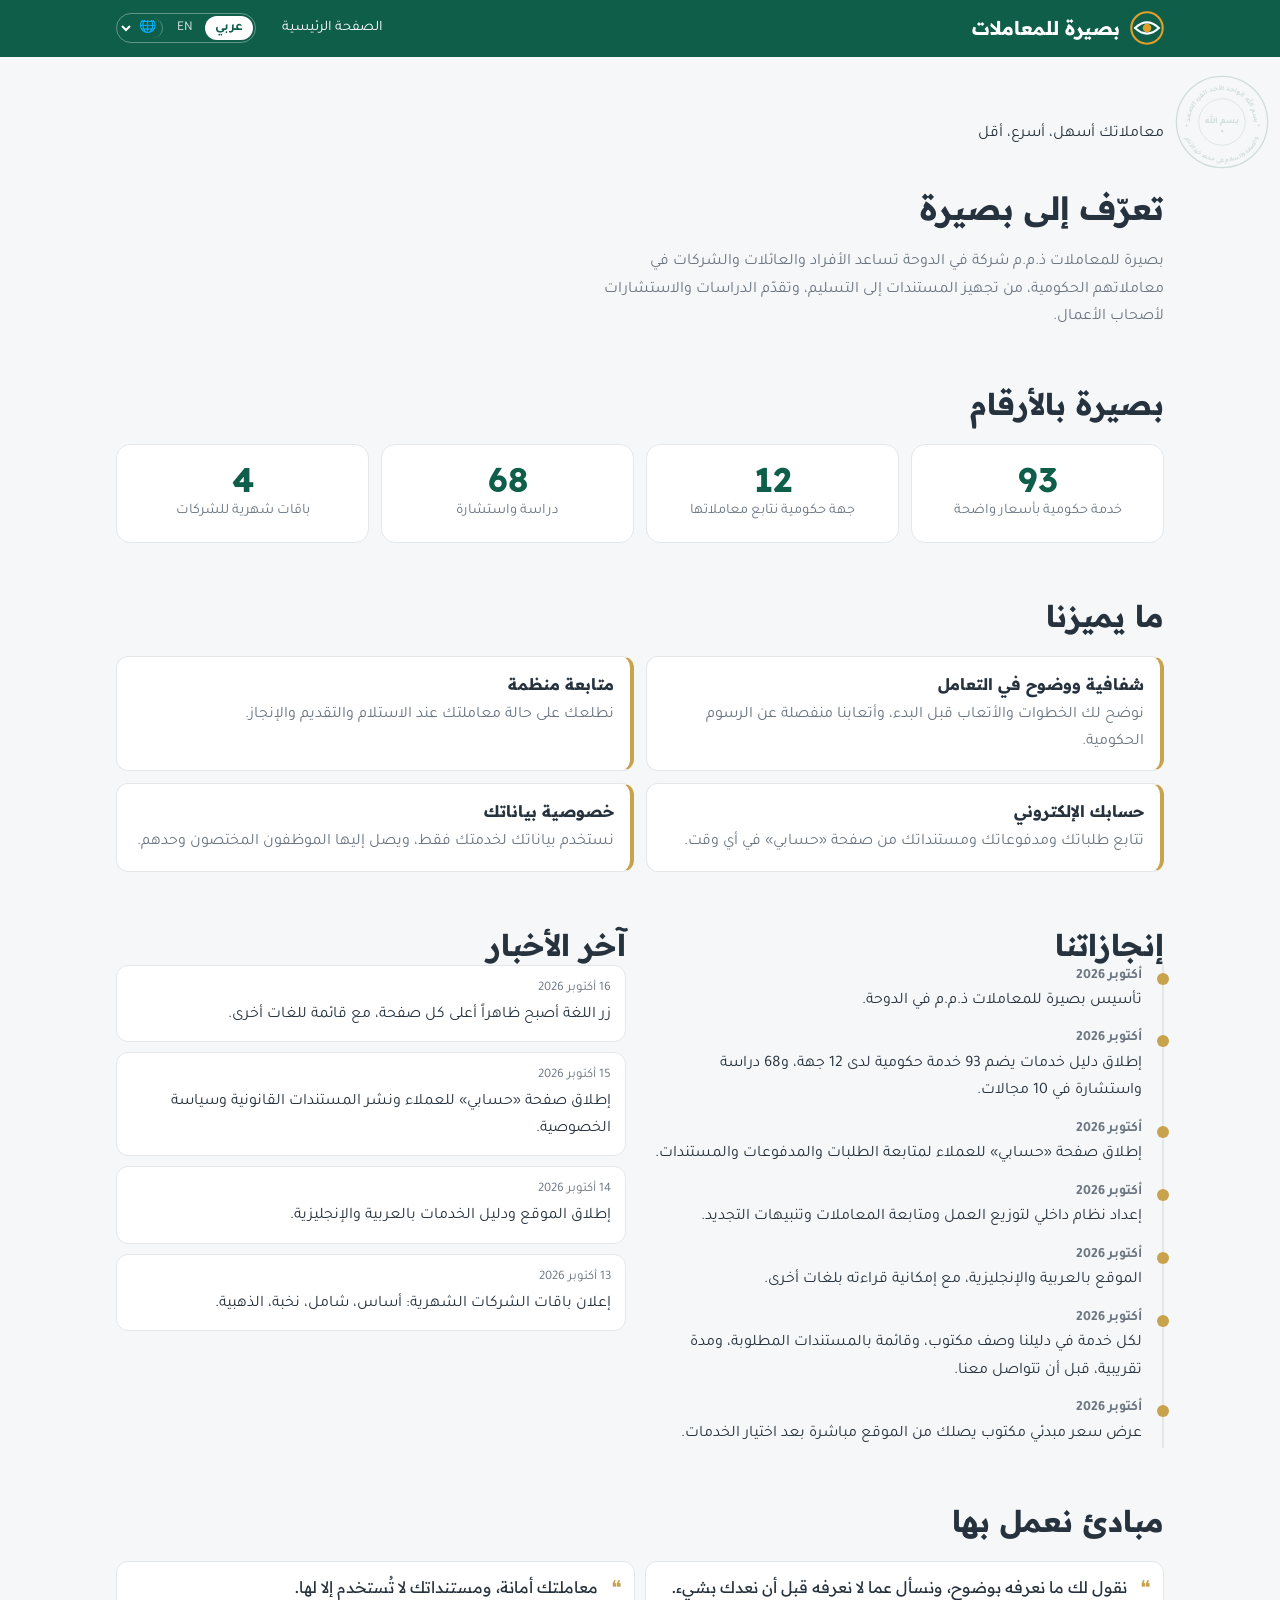
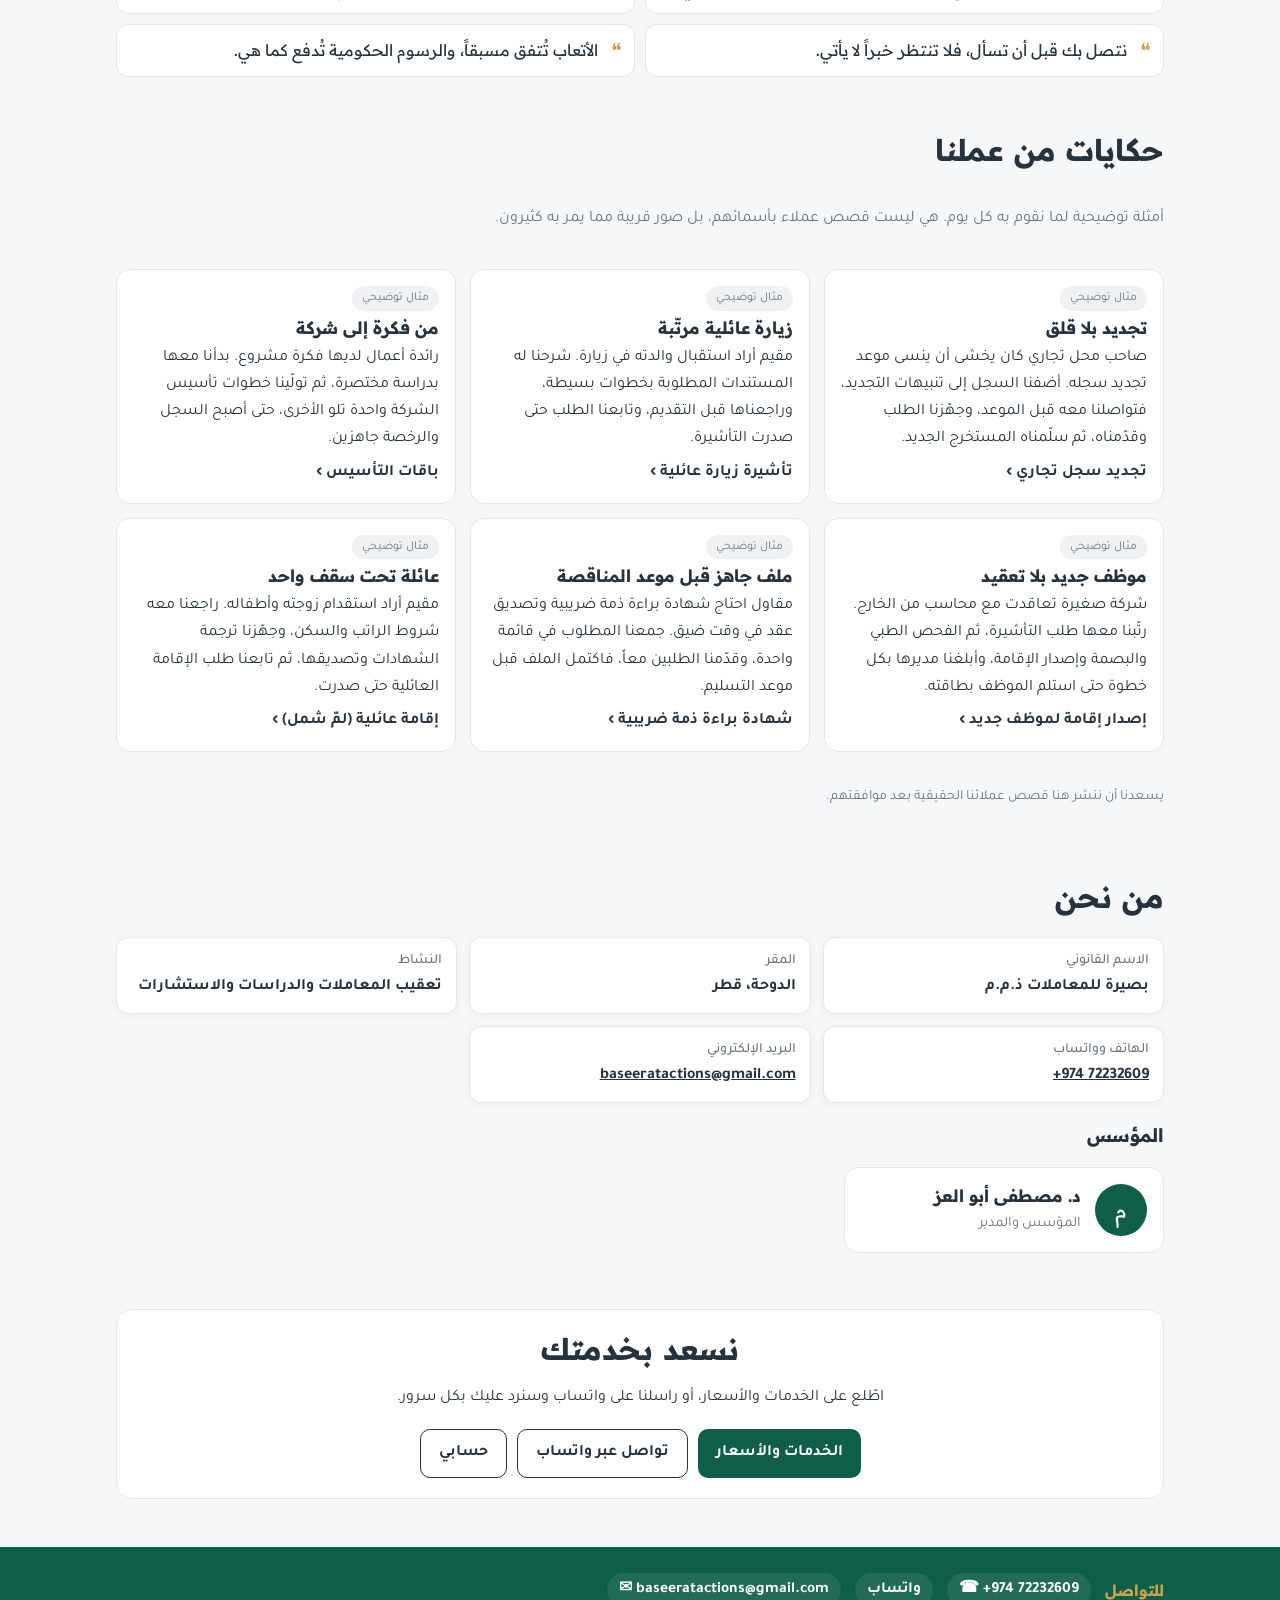
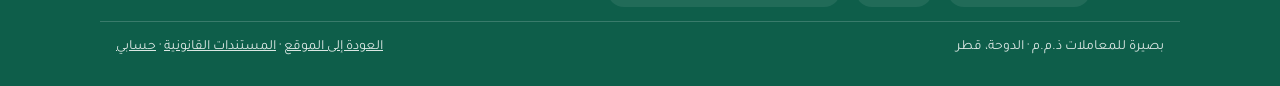
<file: about.html>
<!doctype html>
<html lang="ar" dir="rtl">
<head>
<meta charset="utf-8">
<meta name="viewport" content="width=device-width, initial-scale=1, viewport-fit=cover">
<title>تعرّف إلى بصيرة | بصيرة للمعاملات</title>
<meta name="description" content="تعرّف إلى بصيرة للمعاملات ذ.م.م في الدوحة: من نحن، وما يميزنا، وإنجازاتنا وأخبارنا، وأمثلة من عملنا اليومي.">
<meta name="theme-color" content="#0e5e4a">
<link rel="icon" href="data:image/svg+xml,%3Csvg xmlns='http://www.w3.org/2000/svg' viewBox='0 0 80 80'%3E%3Ccircle cx='40' cy='40' r='36' fill='%230e5e4a'/%3E%3Cpath d='M14 40 Q40 16 66 40 Q40 64 14 40Z' fill='none' stroke='white' stroke-width='5'/%3E%3Ccircle cx='40' cy='40' r='10' fill='%23c9a24d'/%3E%3C/svg%3E">
<link rel="apple-touch-icon" href="assets/apple-touch-icon.png">
<link rel="manifest" href="site.webmanifest">
<link rel="canonical" href="https://baseeratactions.github.io/basira/about.html">
<link rel="alternate" hreflang="ar" href="https://baseeratactions.github.io/basira/about.html">
<link rel="alternate" hreflang="en" href="https://baseeratactions.github.io/basira/en/about.html">
<link rel="alternate" hreflang="x-default" href="https://baseeratactions.github.io/basira/about.html">
<meta property="og:type" content="website">
<meta property="og:site_name" content="بصيرة للمعاملات">
<meta property="og:title" content="تعرّف إلى بصيرة | بصيرة للمعاملات">
<meta property="og:description" content="تعرّف إلى بصيرة للمعاملات ذ.م.م في الدوحة: من نحن، وما يميزنا، وإنجازاتنا وأخبارنا، وأمثلة من عملنا اليومي.">
<meta property="og:url" content="https://baseeratactions.github.io/basira/about.html">
<meta property="og:image" content="https://baseeratactions.github.io/basira/assets/og.png">
<meta property="og:image:width" content="1200">
<meta property="og:image:height" content="630">
<meta property="og:locale" content="ar_QA">
<meta property="og:locale:alternate" content="en_US">
<meta name="twitter:card" content="summary_large_image">
<link rel="preconnect" href="https://fonts.googleapis.com">
<link rel="preconnect" href="https://fonts.gstatic.com" crossorigin>
<link rel="stylesheet" href="https://fonts.googleapis.com/css2?family=Readex+Pro:wght@500;700&family=Tajawal:wght@400;500;700&display=swap">
<link rel="stylesheet" href="assets/style.css?v=20261016v">
<script src="assets/theme.js?v=20261016v"></script>
<script src="assets/lang.js?v=20261016v" defer></script>
</head>
<body>
<div class="basmala" aria-hidden="true"><svg viewBox="0 0 120 120" width="96" height="96"><defs><path id="bsT" d="M20.6 67 A40 40 0 1 1 99.4 67"/><path id="bsB" d="M12.5 74.5 A49.5 49.5 0 0 0 107.5 74.5"/></defs><circle cx="60" cy="60" r="57" fill="none" stroke="currentColor" stroke-width="1.6"/><circle cx="60" cy="60" r="29" fill="none" stroke="currentColor" stroke-width=".8"/><text font-size="8.6" text-anchor="middle"><textPath href="#bsT" startOffset="50%">بسم الله الواحد الأحد الفرد الصمد</textPath></text><text font-size="7.6" text-anchor="middle"><textPath href="#bsB" startOffset="50%">والصلاة والسلام على محمد خير الأنام</textPath></text><text x="60" y="61" font-size="11" text-anchor="middle">بسم الله</text><text x="60" y="74" font-size="6" text-anchor="middle">✦</text><text x="15" y="66" font-size="5" text-anchor="middle">✦</text><text x="105" y="66" font-size="5" text-anchor="middle">✦</text></svg></div>
<header class="top"><div class="wrap">
  <a class="brand" href="index.html"><svg width="34" height="34" viewBox="0 0 80 80" aria-hidden="true"><circle cx="40" cy="40" r="37" fill="none" stroke="#e0a12b" stroke-width="5"/><path d="M12 40 Q40 14 68 40 Q40 66 12 40Z" fill="none" stroke="currentColor" stroke-width="5"/><circle cx="40" cy="40" r="10" fill="#e0a12b"/></svg>بصيرة للمعاملات</a>
  <div class="plainnav"><a href="index.html">الصفحة الرئيسية</a><a href="en/about.html" class="lang" lang="en">English</a></div>
</div></header>
<main class="sec about"><div class="wrap">
<p class="eyebrow">معاملاتك أسهل، أسرع، أقل</p>
<h1>تعرّف إلى بصيرة</h1>
<p class="lead">بصيرة للمعاملات ذ.م.م شركة في الدوحة تساعد الأفراد والعائلات والشركات في معاملاتهم الحكومية، من تجهيز المستندات إلى التسليم، وتقدّم الدراسات والاستشارات لأصحاب الأعمال.</p>
<h2>بصيرة بالأرقام</h2>
<div class="anums"><div><b class="num">93</b><span>خدمة حكومية بأسعار واضحة</span></div><div><b class="num">12</b><span>جهة حكومية نتابع معاملاتها</span></div><div><b class="num">68</b><span>دراسة واستشارة</span></div><div><b class="num">4</b><span>باقات شهرية للشركات</span></div></div>
<h2>ما يميزنا</h2>
<div class="avals"><div><b>شفافية ووضوح في التعامل</b><span>نوضح لك الخطوات والأتعاب قبل البدء، وأتعابنا منفصلة عن الرسوم الحكومية.</span></div><div><b>متابعة منظمة</b><span>نطلعك على حالة معاملتك عند الاستلام والتقديم والإنجاز.</span></div><div><b>حسابك الإلكتروني</b><span>تتابع طلباتك ومدفوعاتك ومستنداتك من صفحة «حسابي» في أي وقت.</span></div><div><b>خصوصية بياناتك</b><span>نستخدم بياناتك لخدمتك فقط، ويصل إليها الموظفون المختصون وحدهم.</span></div></div>
<div class="acols"><section><h2>إنجازاتنا</h2><ol class="timeline"><li><b>أكتوبر 2026</b><span>تأسيس بصيرة للمعاملات ذ.م.م في الدوحة.</span></li><li><b>أكتوبر 2026</b><span>إطلاق دليل خدمات يضم 93 خدمة حكومية لدى 12 جهة، و68 دراسة واستشارة في 10 مجالات.</span></li><li><b>أكتوبر 2026</b><span>إطلاق صفحة «حسابي» للعملاء لمتابعة الطلبات والمدفوعات والمستندات.</span></li><li><b>أكتوبر 2026</b><span>إعداد نظام داخلي لتوزيع العمل ومتابعة المعاملات وتنبيهات التجديد.</span></li><li><b>أكتوبر 2026</b><span>الموقع بالعربية والإنجليزية، مع إمكانية قراءته بلغات أخرى.</span></li><li><b>أكتوبر 2026</b><span>لكل خدمة في دليلنا وصف مكتوب، وقائمة بالمستندات المطلوبة، ومدة تقريبية، قبل أن تتواصل معنا.</span></li><li><b>أكتوبر 2026</b><span>عرض سعر مبدئي مكتوب يصلك من الموقع مباشرة بعد اختيار الخدمات.</span></li></ol></section>
<section><h2>آخر الأخبار</h2><ul class="anews"><li><time>16 أكتوبر 2026</time><span>زر اللغة أصبح ظاهراً أعلى كل صفحة، مع قائمة للغات أخرى.</span></li><li><time>15 أكتوبر 2026</time><span>إطلاق صفحة «حسابي» للعملاء ونشر المستندات القانونية وسياسة الخصوصية.</span></li><li><time>14 أكتوبر 2026</time><span>إطلاق الموقع ودليل الخدمات بالعربية والإنجليزية.</span></li><li><time>13 أكتوبر 2026</time><span>إعلان باقات الشركات الشهرية: أساس، شامل، نخبة، الذهبية.</span></li></ul></section></div>
<h2>مبادئ نعمل بها</h2>
<ul class="aprin"><li>نقول لك ما نعرفه بوضوح، ونسأل عما لا نعرفه قبل أن نعدك بشيء.</li><li>معاملتك أمانة، ومستنداتك لا تُستخدم إلا لها.</li><li>نتصل بك قبل أن تسأل، فلا تنتظر خبراً لا يأتي.</li><li>الأتعاب تُتفق مسبقاً، والرسوم الحكومية تُدفع كما هي.</li></ul>
<h2>حكايات من عملنا</h2>
<p class="mute">أمثلة توضيحية لما نقوم به كل يوم. هي ليست قصص عملاء بأسمائهم، بل صور قريبة مما يمر به كثيرون.</p>
<div class="stories"><article class="story"><span class="stag">مثال توضيحي</span><h3>تجديد بلا قلق</h3><p>صاحب محل تجاري كان يخشى أن ينسى موعد تجديد سجله. أضفنا السجل إلى تنبيهات التجديد، فتواصلنا معه قبل الموعد، وجهّزنا الطلب وقدّمناه، ثم سلّمناه المستخرج الجديد.</p><a href="index.html#svc=MC-03">تجديد سجل تجاري ›</a></article><article class="story"><span class="stag">مثال توضيحي</span><h3>زيارة عائلية مرتّبة</h3><p>مقيم أراد استقبال والدته في زيارة. شرحنا له المستندات المطلوبة بخطوات بسيطة، وراجعناها قبل التقديم، وتابعنا الطلب حتى صدرت التأشيرة.</p><a href="index.html#svc=MI-11">تأشيرة زيارة عائلية ›</a></article><article class="story"><span class="stag">مثال توضيحي</span><h3>من فكرة إلى شركة</h3><p>رائدة أعمال لديها فكرة مشروع. بدأنا معها بدراسة مختصرة، ثم تولّينا خطوات تأسيس الشركة واحدة تلو الأخرى، حتى أصبح السجل والرخصة جاهزين.</p><a href="index.html#packages">باقات التأسيس ›</a></article><article class="story"><span class="stag">مثال توضيحي</span><h3>موظف جديد بلا تعقيد</h3><p>شركة صغيرة تعاقدت مع محاسب من الخارج. رتّبنا معها طلب التأشيرة، ثم الفحص الطبي والبصمة وإصدار الإقامة، وأبلغنا مديرها بكل خطوة حتى استلم الموظف بطاقته.</p><a href="index.html#svc=MI-04">إصدار إقامة لموظف جديد ›</a></article><article class="story"><span class="stag">مثال توضيحي</span><h3>ملف جاهز قبل موعد المناقصة</h3><p>مقاول احتاج شهادة براءة ذمة ضريبية وتصديق عقد في وقت ضيق. جمعنا المطلوب في قائمة واحدة، وقدّمنا الطلبين معاً، فاكتمل الملف قبل موعد التسليم.</p><a href="index.html#svc=TX-03">شهادة براءة ذمة ضريبية ›</a></article><article class="story"><span class="stag">مثال توضيحي</span><h3>عائلة تحت سقف واحد</h3><p>مقيم أراد استقدام زوجته وأطفاله. راجعنا معه شروط الراتب والسكن، وجهّزنا ترجمة الشهادات وتصديقها، ثم تابعنا طلب الإقامة العائلية حتى صدرت.</p><a href="index.html#svc=MI-12">إقامة عائلية (لمّ شمل) ›</a></article></div>
<!-- Real client stories: add them here as <article class="story"> blocks once the client agrees, without the "illustrative" tag. -->
<p class="mute sm">يسعدنا أن ننشر هنا قصص عملائنا الحقيقية بعد موافقتهم.</p>
<h2>من نحن</h2>
<div class="facts2">
<div><b>الاسم القانوني</b><span>بصيرة للمعاملات ذ.م.م</span></div>
<div><b>المقر</b><span>الدوحة، قطر</span></div>
<div><b>النشاط</b><span>تعقيب المعاملات والدراسات والاستشارات</span></div>
<div><b>الهاتف وواتساب</b><span><a href="tel:+97472232609" dir="ltr">+974 72232609</a></span></div>
<div><b>البريد الإلكتروني</b><span><a href="mailto:baseeratactions@gmail.com" dir="ltr">baseeratactions@gmail.com</a></span></div>
</div>
<h3>المؤسس</h3>
<div class="founder"><span class="av" aria-hidden="true">م</span><div><b>د. مصطفى أبو العز</b><span>المؤسس والمدير</span></div></div>
<div class="acta"><h2>نسعد بخدمتك</h2><p>اطّلع على الخدمات والأسعار، أو راسلنا على واتساب وسنرد عليك بكل سرور.</p><div class="cta"><a class="btn pri" href="index.html#services">الخدمات والأسعار</a><a class="btn ghost" href="https://wa.me/97472232609" target="_blank" rel="noopener">تواصل عبر واتساب</a><a class="btn ghost" href="portal.html">حسابي</a></div></div>
</div></main>
<footer><div class="wrap fc"><b>للتواصل</b><a href="tel:+97472232609" dir="ltr">☎ +974 72232609</a><a href="https://wa.me/97472232609" target="_blank" rel="noopener">واتساب</a><a href="mailto:baseeratactions@gmail.com" dir="ltr">✉ baseeratactions@gmail.com</a></div><div class="wrap"><span>بصيرة للمعاملات ذ.م.م · الدوحة، قطر</span><span><a href="index.html">العودة إلى الموقع</a> · <a href="legal.html">المستندات القانونية</a> · <a href="portal.html">حسابي</a></span></div></footer>
<script src="assets/sitetext.js?v=20261016v"></script>
</body></html>
</file>
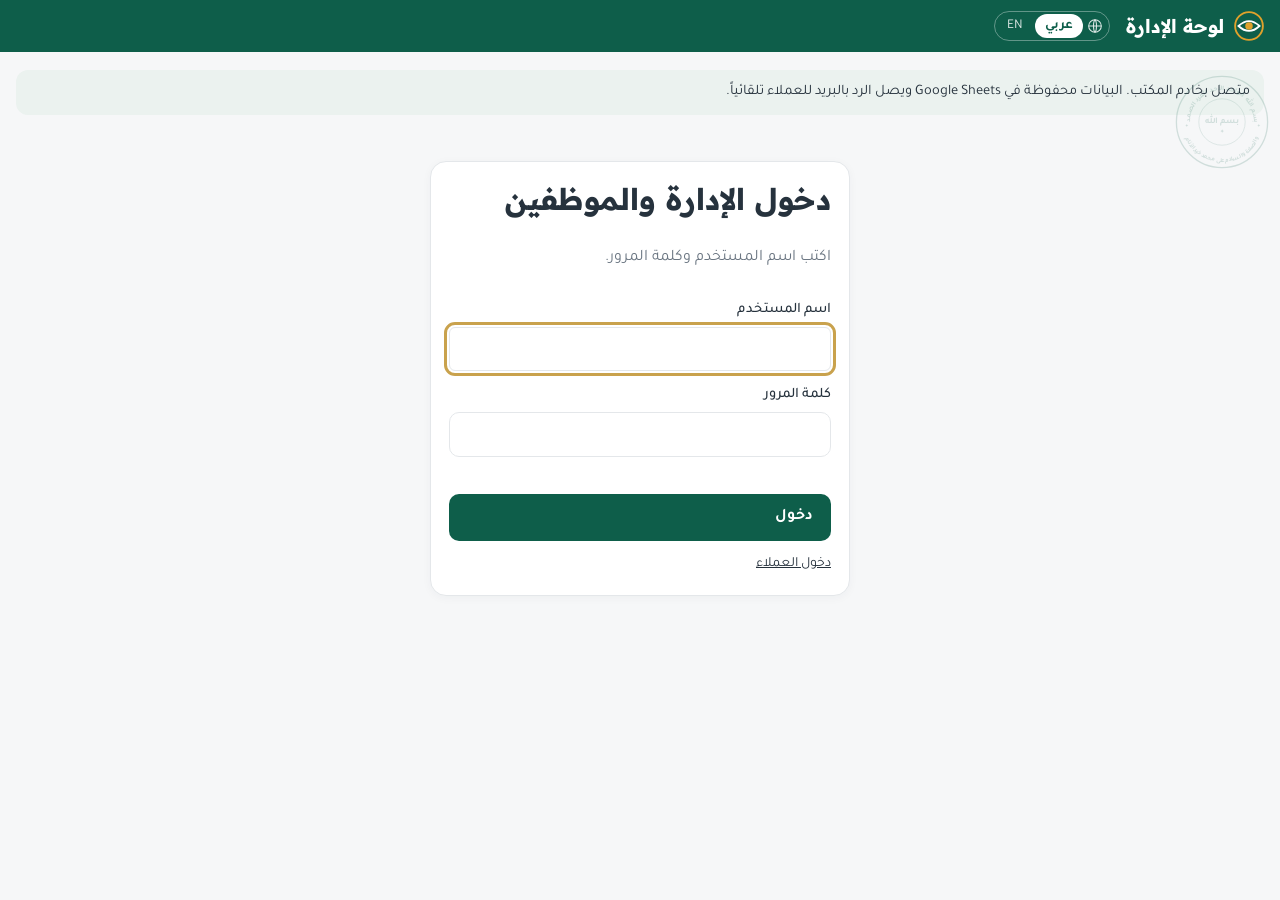
<file: crm.html>
<!doctype html>
<html lang="ar" dir="rtl">
<head>
<meta charset="utf-8">
<meta name="viewport" content="width=device-width, initial-scale=1, viewport-fit=cover">
<title>لوحة الإدارة | بصيرة للمعاملات</title>
<meta name="robots" content="noindex, nofollow">
<meta name="theme-color" content="#0e5e4a">
<link rel="icon" href="data:image/svg+xml,%3Csvg xmlns='http://www.w3.org/2000/svg' viewBox='0 0 80 80'%3E%3Ccircle cx='40' cy='40' r='36' fill='%230e5e4a'/%3E%3Cpath d='M14 40 Q40 16 66 40 Q40 64 14 40Z' fill='none' stroke='white' stroke-width='5'/%3E%3Ccircle cx='40' cy='40' r='10' fill='%23c9a24d'/%3E%3C/svg%3E">
<link rel="apple-touch-icon" href="assets/apple-touch-icon.png">
<link rel="manifest" href="site.webmanifest">
<link rel="preconnect" href="https://fonts.googleapis.com">
<link rel="preconnect" href="https://fonts.gstatic.com" crossorigin>
<link rel="stylesheet" href="https://fonts.googleapis.com/css2?family=Readex+Pro:wght@500;700&family=Tajawal:wght@400;500;700&display=swap">
<link rel="stylesheet" href="assets/style.css?v=20261016v">
<link rel="stylesheet" href="assets/crm.css?v=20261016v">
<script src="assets/theme.js?v=20261016v"></script>
</head>
<body class="crm">
<div class="basmala" aria-hidden="true"><svg viewBox="0 0 120 120" width="96" height="96"><defs><path id="bsT" d="M20.6 67 A40 40 0 1 1 99.4 67"/><path id="bsB" d="M12.5 74.5 A49.5 49.5 0 0 0 107.5 74.5"/></defs><circle cx="60" cy="60" r="57" fill="none" stroke="currentColor" stroke-width="1.6"/><circle cx="60" cy="60" r="29" fill="none" stroke="currentColor" stroke-width=".8"/><text font-size="8.6" text-anchor="middle"><textPath href="#bsT" startOffset="50%">بسم الله الواحد الأحد الفرد الصمد</textPath></text><text font-size="7.6" text-anchor="middle"><textPath href="#bsB" startOffset="50%">والصلاة والسلام على محمد خير الأنام</textPath></text><text x="60" y="61" font-size="11" text-anchor="middle">بسم الله</text><text x="60" y="74" font-size="6" text-anchor="middle">✦</text><text x="15" y="66" font-size="5" text-anchor="middle">✦</text><text x="105" y="66" font-size="5" text-anchor="middle">✦</text></svg></div>
<header class="top"><div class="wrap">
  <a class="brand" href="./"><svg width="30" height="30" viewBox="0 0 80 80" aria-hidden="true"><circle cx="40" cy="40" r="37" fill="none" stroke="#e0a12b" stroke-width="5"/><path d="M12 40 Q40 14 68 40 Q40 66 12 40Z" fill="none" stroke="currentColor" stroke-width="5"/><circle cx="40" cy="40" r="10" fill="#e0a12b"/></svg>لوحة الإدارة</a>
  <nav class="tabs groups" id="groups" hidden aria-label="أقسام لوحة الإدارة">
    <button type="button" data-grp="home">الرئيسية</button>
    <button type="button" data-grp="work">العمل اليومي <span class="pill num" id="nWork"></span></button>
    <button type="button" data-grp="fin">المالية</button>
    <button type="button" data-grp="acc">الحسابات</button>
    <button type="button" data-grp="hr">الموارد البشرية</button>
    <button type="button" data-grp="set">الإعدادات</button>
    <button type="button" id="logout" class="ghostbtn">خروج</button>
  </nav>
</div></header>

<main class="wrap crm-main">
  <div id="modeBar" class="modebar" hidden></div>
  <nav class="subnav" id="tabs" hidden aria-label="صفحات القسم">
    <button type="button" data-tab="mgr" data-g="home" id="tabMgr" hidden>لوحة المدير</button>
    <button type="button" data-tab="dash" data-g="home">لوحة المتابعة</button>
    <button type="button" data-tab="my" data-g="work">مهامي <span class="pill num" id="nMy"></span></button>
    <button type="button" data-tab="req" data-g="work">الطلبات <span class="pill num" id="nReq"></span></button>
    <button type="button" data-tab="cli" data-g="work">العملاء</button>
    <button type="button" data-tab="txn" data-g="work">المعاملات</button>
    <button type="button" data-tab="msg" data-g="work">المراسلات <span class="pill num" id="nMsg"></span></button>
    <button type="button" data-tab="log" data-g="work">السجل</button><button type="button" data-tab="rev" data-g="work" id="tabRev" hidden>آراء العملاء</button>
    <button type="button" data-tab="fin" data-g="fin" class="pf" hidden>المستحقات والتحصيل</button>
    <button type="button" data-tab="pays" data-g="fin" class="pf" hidden>سندات القبض</button>
    <button type="button" data-tab="exps" data-g="fin" class="pf" hidden>المصروفات</button>
    <button type="button" data-tab="gov" data-g="fin" class="pf" hidden>الرسوم الحكومية</button>
    <button type="button" data-tab="frep" data-g="fin" class="pf" hidden>التقارير المالية</button>
    <button type="button" data-tab="coa" data-g="acc" class="pf" hidden>دليل الحسابات</button>
    <button type="button" data-tab="jrnl" data-g="acc" class="pf" hidden>القيود اليومية</button>
    <button type="button" data-tab="cbal" data-g="acc" class="pf" hidden>أرصدة العملاء</button>
    <button type="button" data-tab="pl" data-g="acc" class="pf" hidden>قائمة الدخل</button>
    <button type="button" data-tab="tb" data-g="acc" class="pf" hidden>ميزان المراجعة</button>
    <button type="button" data-tab="rep" data-g="acc" class="pf" hidden>التقارير الدورية</button>
    <button type="button" data-tab="bs" data-g="acc" class="pf" hidden>المركز المالي</button>
    <button type="button" data-tab="cf" data-g="acc" class="pf" hidden>التدفقات النقدية</button>
    <button type="button" data-tab="aging" data-g="acc" class="pf" hidden>أعمار الديون</button>
    <button type="button" data-tab="bud" data-g="acc" class="pf" hidden>الموازنة والفعلي</button>
    <button type="button" data-tab="close" data-g="acc" class="pf" hidden>الإقفال وسجل التدقيق</button>
    <button type="button" data-tab="hrf" data-g="hr" class="ph" hidden>ملفات الموظفين والعقود</button>
    <button type="button" data-tab="emp" data-g="hr" id="tabEmp" hidden>الحضور وحسابات الدخول</button>
    <button type="button" data-tab="leave" data-g="hr" class="ph" hidden>الإجازات <span class="pill num" id="nLeave"></span></button>
    <button type="button" data-tab="sal" data-g="hr" class="ph" hidden>الرواتب</button>
    <button type="button" data-tab="eval" data-g="hr" class="ph" hidden>التقييمات</button>
    <button type="button" data-tab="work" data-g="hr" id="tabWork" hidden>توزيع المهام</button>
    <button type="button" data-tab="set" data-g="set">بيانات دخولي</button>
    <button type="button" data-tab="mine" data-g="set">إجازاتي وراتبي</button>
    <button type="button" data-tab="cat" data-g="set" id="tabCat" hidden>الخدمات والأسعار</button>
    <button type="button" data-tab="theme" data-g="set" id="tabTheme" hidden>ألوان الموقع</button>
  </nav>

  <section id="login" class="panel login" hidden>
    <h2>دخول الإدارة والموظفين</h2>
    <p class="mute" id="loginHint"></p>
    <form id="loginF" class="stack">
      <label>اسم المستخدم<input id="un" autocomplete="username" dir="ltr" required></label>
      <label>كلمة المرور<input id="pw" type="password" autocomplete="current-password" dir="ltr" required></label>
      <span class="err" id="loginErr"></span>
      <button class="btn pri" type="submit" id="loginBtn">دخول</button>
      <a class="sm" href="portal.html">دخول العملاء</a>
    </form>
  </section>

  <section id="chg" class="panel login" hidden>
    <h2>غيّر بيانات الدخول</h2>
    <p class="mute" id="chgHint">هذا أول دخول. لحماية بيانات العملاء اختر اسم مستخدم وكلمة مرور جديدين.</p>
    <form id="chgF" class="stack">
      <label>اسم المستخدم الجديد<input id="cUn" autocomplete="username" dir="ltr" required></label>
      <label>كلمة المرور الجديدة (8 أحرف على الأقل)<input id="cPw" type="password" autocomplete="new-password" dir="ltr" required></label>
      <label>أعد كتابة كلمة المرور<input id="cPw2" type="password" autocomplete="new-password" dir="ltr" required></label>
      <span class="err" id="chgErr"></span>
      <button class="btn pri" type="submit">حفظ والمتابعة</button>
    </form>
  </section>

  <section id="v-dash" class="view" hidden>
    <div class="kpis" id="kpis"></div>
    <div class="grid2">
      <div class="panel"><h3>طلبات جديدة من الموقع</h3><div id="dReq"></div></div>
      <div class="panel"><h3>معاملات تجاوزت الموعد المتوقع</h3><div id="dLate"></div></div>
      <div class="panel"><h3>مستندات تنتهي خلال 30 يوماً</h3><div id="dRenew"></div></div>
      <div class="panel"><h3>اشتراكات باقات تنتهي خلال 30 يوماً</h3><div id="dPlans"></div></div>
      <div class="panel"><h3>رسائل العملاء التي تنتظر الرد</h3><div id="dMsg"></div></div>
      <div class="panel"><h3>حسابات تنتظر التفعيل</h3><div id="dAcc"></div></div>
    </div>
  </section>

  <section id="v-mgr" class="view" hidden>
    <div class="bar"><h2>لوحة المدير</h2><select id="mgP" aria-label="الفترة"><option value="month">هذا الشهر</option><option value="last">الشهر الماضي</option><option value="q">آخر 3 أشهر</option><option value="year">هذه السنة</option><option value="all">كل الفترات</option></select><span class="sp"></span><span class="mute sm" id="mgRange"></span></div>
    <div class="kpis" id="mgK"></div>
    <p class="mute sm">الإيراد هو ما حُصّل فعلاً من العملاء في الفترة. التكاليف هي المصروفات المسجلة في قسم «المالية»، ومنها الرسوم الحكومية المدفوعة عن العملاء. صافي الربح = الإيراد − التكاليف.</p>
    <div class="grid2">
      <div class="panel"><h3>الإيراد والتكاليف في آخر 6 أشهر</h3><div id="mgM"></div></div>
      <div class="panel"><h3>المعاملات المفتوحة حسب الحالة</h3><div id="mgSt"></div></div>
    </div>
    <div class="panel"><h3>إنجاز الموظفين</h3><div class="tbl" id="mgStaff"></div></div>
    <div class="grid2">
      <div class="panel"><h3>أعلى الخدمات أتعاباً في الفترة</h3><div id="mgSvc"></div></div>
      <div class="panel"><h3>أكبر المبالغ المستحقة على العملاء</h3><div id="mgDue"></div></div>
    </div>
  </section>

  <section id="v-my" class="view" hidden>
    <div class="bar"><h2>مهامي</h2><select id="myF" aria-label="عرض"><option value="open">المفتوحة</option><option value="late">المتأخرة</option><option value="done">المنجزة</option><option value="all">الكل</option></select><span class="sp"></span></div>
    <div class="kpis" id="myK"></div>
    <div id="myL" class="wlist"></div>
  </section>

  <section id="v-work" class="view" hidden>
    <div class="bar"><h2>توزيع العمل</h2><select id="wkS" aria-label="الموظف"><option value="">كل الموظفين</option><option value="-">غير مكلّف بعد</option></select><select id="wkK" aria-label="النوع"><option value="">كل الأعمال</option><option value="Transactions">المعاملات</option><option value="Tasks">المهام</option><option value="Requests">الطلبات</option></select><span class="sp"></span><button class="btn sm pri" id="newTask" type="button">مهمة جديدة</button></div>
    <div class="panel"><h3>عبء العمل على كل موظف</h3><div class="tbl" id="wkLoad"></div></div>
    <div class="tbl" id="wkT"></div>
  </section>

  <section id="v-fin" class="view" hidden>
    <div class="bar"><h2>المستحقات والتحصيل</h2><select id="fnP" class="per" aria-label="الفترة"><option value="month">هذا الشهر</option><option value="last">الشهر الماضي</option><option value="q">آخر 3 أشهر</option><option value="year">هذه السنة</option><option value="all">كل الفترات</option></select><span class="sp"></span>
      <button class="btn sm pri" id="newPay" type="button">تسجيل دفعة</button><button class="btn sm ghost" id="newExp" type="button">إضافة مصروف</button></div>
    <div class="kpis" id="fnK"></div>
    <div class="panel"><h3>المستحق على العملاء</h3><div class="tbl" id="fnDue"></div></div>
  </section>
  <section id="v-pays" class="view" hidden>
    <div class="bar"><h2>سندات القبض</h2><select id="pyP" class="per" aria-label="الفترة"><option value="month">هذا الشهر</option><option value="last">الشهر الماضي</option><option value="q">آخر 3 أشهر</option><option value="year">هذه السنة</option><option value="all">كل الفترات</option></select><input id="pyQ" type="search" placeholder="بحث بالعميل أو رقم السند أو المعاملة"><span class="sp"></span><button class="btn sm pri" type="button" data-pay="">تسجيل دفعة</button><button class="btn sm ghost" data-export="Payments" type="button">تصدير Excel</button></div>
    <div class="kpis" id="pyK"></div>
    <div class="tbl" id="fnPay"></div>
  </section>
  <section id="v-exps" class="view" hidden>
    <div class="bar"><h2>المصروفات</h2><select id="exP" class="per" aria-label="الفترة"><option value="month">هذا الشهر</option><option value="last">الشهر الماضي</option><option value="q">آخر 3 أشهر</option><option value="year">هذه السنة</option><option value="all">كل الفترات</option></select><select id="exC" aria-label="البند"><option value="">كل البنود</option></select><span class="sp"></span><button class="btn sm pri" type="button" id="newExp2">إضافة مصروف</button><button class="btn sm ghost" data-export="Expenses" type="button">تصدير Excel</button></div>
    <div class="grid2"><div class="panel"><h3>المصروفات حسب البند</h3><div id="exByC"></div></div><div class="panel"><h3>ملخص</h3><div class="kpis" id="exK"></div></div></div>
    <div class="tbl" id="fnExp"></div>
  </section>
  <section id="v-gov" class="view" hidden>
    <div class="bar"><h2>الرسوم الحكومية</h2><select id="gvP" class="per" aria-label="الفترة"><option value="month">هذا الشهر</option><option value="last">الشهر الماضي</option><option value="q">آخر 3 أشهر</option><option value="year">هذه السنة</option><option value="all">كل الفترات</option></select><span class="sp"></span></div>
    <p class="mute sm">لكل معاملة: الرسوم الحكومية المطلوبة من العميل، وما دفعه المكتب فعلاً للجهة (المصروفات من بند «رسوم حكومية مدفوعة عن العميل» المرتبطة بالمعاملة). الفرق الموجب يعني أن على المكتب دفعه للجهة، والسالب أن المكتب دفع أكثر مما طُلب.</p>
    <div class="kpis" id="gvK"></div>
    <div class="tbl" id="gvT"></div>
  </section>
  <section id="v-frep" class="view" hidden>
    <div class="bar"><h2>التقارير المالية</h2><select id="frY" aria-label="السنة"></select><span class="sp"></span><button class="btn sm ghost" type="button" id="frCsv">تصدير Excel</button><button class="btn sm ghost" type="button" id="frPrint">طباعة</button></div>
    <div class="kpis" id="frK"></div>
    <div class="panel"><h3>الملخص الشهري</h3><div class="tbl" id="frM"></div></div>
    <div class="grid2"><div class="panel"><h3>التحصيل حسب طريقة الدفع</h3><div id="frMeth"></div></div><div class="panel"><h3>الأتعاب حسب الجهة الحكومية</h3><div id="frGrp"></div></div></div>
  </section>

  <section id="v-coa" class="view" hidden>
    <div class="bar"><h2>دليل الحسابات</h2><span class="sp"></span><button class="btn sm pri" type="button" id="newAcc">إضافة حساب</button></div>
    <p class="mute sm">تُرحَّل الدفعات والمصروفات والرواتب إلى الحسابات تلقائياً. الأرصدة هنا من بداية التشغيل حتى اليوم.</p>
    <div class="tbl" id="coaT"></div>
  </section>
  <section id="v-jrnl" class="view" hidden>
    <div class="bar"><h2>القيود اليومية</h2><select id="jrP" class="per" aria-label="الفترة"><option value="month">هذا الشهر</option><option value="last">الشهر الماضي</option><option value="q">آخر 3 أشهر</option><option value="year">هذه السنة</option><option value="all">كل الفترات</option></select><select id="jrK" aria-label="النوع"><option value="">كل القيود</option><option value="auto">التلقائية</option><option value="manual">اليدوية</option></select><span class="sp"></span><button class="btn sm pri" type="button" id="newJ">قيد يدوي</button><button class="btn sm ghost" type="button" id="jrCsv">تصدير Excel</button></div>
    <div id="jrL"></div>
  </section>
  <section id="v-cbal" class="view" hidden>
    <div class="bar"><h2>أرصدة العملاء</h2><input id="cbQ" type="search" placeholder="بحث باسم العميل"><select id="cbF" aria-label="عرض"><option value="due">عليهم مبالغ</option><option value="">كل العملاء</option></select><span class="sp"></span><button class="btn sm ghost" type="button" id="cbCsv">تصدير Excel</button></div>
    <div class="kpis" id="cbK"></div>
    <div class="tbl" id="cbT"></div>
  </section>
  <section id="v-pl" class="view" hidden>
    <div class="bar"><h2>قائمة الدخل (الأرباح والخسائر)</h2><select id="plP" class="per" aria-label="الفترة"><option value="month">هذا الشهر</option><option value="last">الشهر الماضي</option><option value="q">آخر 3 أشهر</option><option value="year">هذه السنة</option><option value="all">كل الفترات</option></select><span class="sp"></span><button class="btn sm ghost" type="button" id="plPrint">طباعة</button></div>
    <div class="panel"><div id="plT"></div></div>
  </section>
  <section id="v-tb" class="view" hidden>
    <div class="bar"><h2>ميزان المراجعة</h2><label class="inl">حتى تاريخ<input type="date" id="tbD"></label><span class="sp"></span><button class="btn sm ghost" type="button" id="tbPrint">طباعة</button></div>
    <div class="tbl" id="tbT"></div>
  </section>

  <section id="v-rep" class="view" hidden>
    <div class="bar"><h2>التقارير الدورية</h2><select id="rpT" aria-label="نوع التقرير"><option value="d">يومي</option><option value="w">أسبوعي</option><option value="m" selected>شهري</option><option value="q">ربع سنوي</option><option value="h">نصف سنوي</option><option value="y">سنوي</option></select><label class="inl">التاريخ<input type="date" id="rpD"></label><button class="btn sm ghost" type="button" id="rpPrev">السابق</button><button class="btn sm ghost" type="button" id="rpNext">التالي</button><span class="sp"></span><button class="btn sm ghost" type="button" id="rpCsv">تصدير Excel</button><button class="btn sm ghost" type="button" id="rpPrint">طباعة أو PDF</button></div>
    <div id="rpOut" class="stack"></div>
  </section>
  <section id="v-bs" class="view" hidden>
    <div class="bar"><h2>قائمة المركز المالي</h2><label class="inl">في تاريخ<input type="date" id="bsD"></label><span class="sp"></span><button class="btn sm ghost" type="button" id="bsPrint">طباعة أو PDF</button></div>
    <div class="panel"><div id="bsTbl"></div></div>
  </section>
  <section id="v-cf" class="view" hidden>
    <div class="bar"><h2>قائمة التدفقات النقدية</h2><select id="cfP" class="per" aria-label="الفترة"><option value="month">هذا الشهر</option><option value="last">الشهر الماضي</option><option value="q">آخر 3 أشهر</option><option value="year">هذه السنة</option><option value="all">كل الفترات</option></select><span class="sp"></span><button class="btn sm ghost" type="button" id="cfPrint">طباعة أو PDF</button></div>
    <div class="panel"><div id="cfT"></div></div>
  </section>
  <section id="v-aging" class="view" hidden>
    <div class="bar"><h2>أعمار الديون على العملاء</h2><span class="sp"></span><button class="btn sm ghost" type="button" id="agCsv">تصدير Excel</button></div>
    <p class="mute sm">المبالغ غير المحصّلة مصنفة حسب عمر المعاملة من تاريخ إنشائها.</p>
    <div class="kpis" id="agK"></div>
    <div class="tbl" id="agT"></div>
  </section>
  <section id="v-bud" class="view" hidden>
    <div class="bar"><h2>الموازنة مقابل الفعلي</h2><select id="bdY" aria-label="السنة"></select><span class="sp"></span><button class="btn sm pri" type="button" id="bdSave">حفظ الموازنة</button></div>
    <p class="mute sm">اكتب الموازنة السنوية لكل حساب إيرادات أو مصروفات. يُقارن الفعلي من بداية السنة حتى اليوم بالموازنة المتناسبة مع الأشهر المنقضية.</p>
    <div class="tbl" id="bdT"></div>
  </section>
  <section id="v-close" class="view" hidden>
    <div class="bar"><h2>إقفال الفترات وسجل التدقيق</h2></div>
    <div class="grid2">
      <div class="panel"><h3>إقفال الفترة المالية</h3><p class="sm" id="lkNow"></p><p class="mute sm">بعد الإقفال لا يمكن إضافة أو تعديل أو حذف أي دفعة أو مصروف أو قيد بتاريخ يقع في الفترة المقفلة. الإقفال للمدير فقط.</p>
        <div class="contact"><label class="inl">إقفال حتى<input type="date" id="lkD"></label><button class="btn sm pri" type="button" id="lkGo">إقفال</button><button class="btn sm ghost" type="button" id="lkOpen">فتح كل الفترات</button></div></div>
      <div class="panel"><h3>ملخص المراجعة</h3><div id="ckL"></div></div>
    </div>
    <div class="panel"><div class="bar"><h3>سجل التدقيق المالي</h3><select id="auP" class="per" aria-label="الفترة"><option value="month">هذا الشهر</option><option value="last">الشهر الماضي</option><option value="q">آخر 3 أشهر</option><option value="year">هذه السنة</option><option value="all">كل الفترات</option></select></div><div class="tbl" id="auT"></div></div>
  </section>

  <section id="v-hrf" class="view" hidden>
    <div class="bar"><h2>ملفات الموظفين والعقود</h2><span class="sp"></span><button class="btn sm pri" type="button" id="addEmp2">إضافة موظف</button></div>
    <div class="kpis" id="hrK"></div>
    <div class="bar"><input id="hrQ" type="search" placeholder="ابحث بالاسم أو التخصص أو المهارة" aria-label="بحث في الموظفين"><select id="hrD" aria-label="القسم"><option value="">كل الأقسام</option></select><span class="sp"></span><button class="btn sm ghost" type="button" id="hrCsv">تصدير Excel</button></div>
    <div class="tbl" id="hrT"></div>
  </section>
  <section id="v-leave" class="view" hidden>
    <div class="bar"><h2>الإجازات</h2><select id="lvF" aria-label="الحالة"><option value="بانتظار الموافقة">بانتظار الموافقة</option><option value="">كل الطلبات</option><option value="موافق عليها">موافق عليها</option><option value="مرفوضة">مرفوضة</option></select><span class="sp"></span><button class="btn sm pri" type="button" id="newLv">تسجيل إجازة لموظف</button></div>
    <div class="panel"><h3>أرصدة الإجازات السنوية لهذه السنة</h3><div class="tbl" id="lvBal"></div></div>
    <div class="tbl" id="lvT"></div>
  </section>
  <section id="v-sal" class="view" hidden>
    <div class="bar"><h2>الرواتب</h2><label class="inl">الشهر<input type="month" id="slM"></label><span class="sp"></span><button class="btn sm pri" type="button" id="slGen">إعداد رواتب الشهر</button><button class="btn sm ghost" type="button" id="slCsv">تصدير Excel</button></div>
    <p class="mute sm">يُنشأ لكل موظف مسير بالراتب الأساسي والبدلات من ملفه. عدّل الخصومات ثم اضغط «دفع». الراتب المدفوع يُسجَّل مصروفاً تلقائياً ويُقفل.</p>
    <div class="kpis" id="slK"></div>
    <div class="tbl" id="slT"></div>
  </section>
  <section id="v-eval" class="view" hidden>
    <div class="bar"><h2>تقييم الموظفين</h2><span class="sp"></span><button class="btn sm pri" type="button" id="newEv">تقييم جديد</button></div>
    <div class="tbl" id="evT"></div>
  </section>
  <section id="v-mine" class="view" hidden>
    <div class="bar"><h2>إجازاتي وراتبي</h2></div>
    <div class="grid2">
      <div class="panel"><h3>طلب إجازة</h3><form id="myLvF" class="stack">
        <label>النوع<select name="type"><option>سنوية</option><option>مرضية</option><option>طارئة</option><option>بدون راتب</option><option>أخرى</option></select></label>
        <div class="g2"><label>من<input type="date" name="from" required></label><label>إلى<input type="date" name="to" required></label></div>
        <label>ملاحظة<input name="note"></label><span class="err" id="myLvErr"></span><button class="btn sm pri" type="submit">إرسال الطلب</button></form></div>
      <div class="panel"><h3>رصيدي</h3><div id="myBal"></div></div>
    </div>
    <div class="panel"><h3>طلبات إجازاتي</h3><div class="tbl" id="myLv"></div></div>
    <div class="grid2"><div class="panel"><h3>مسيرات راتبي</h3><div class="tbl" id="mySal"></div></div><div class="panel"><h3>تقييماتي</h3><div id="myEv"></div></div></div>
  </section>

  <section id="v-req" class="view" hidden>
    <div class="bar"><h2>الطلبات الواردة</h2><select id="reqF"><option value="">كل الحالات</option></select><input id="reqQ" type="search" placeholder="بحث بالاسم أو الجوال"><button class="btn sm ghost" data-export="Requests" type="button">تصدير Excel</button></div>
    <div class="tbl" id="reqT"></div>
  </section>

  <section id="v-cli" class="view" hidden>
    <div class="bar"><h2>العملاء</h2><input id="cliQ" type="search" placeholder="بحث بالاسم أو الجوال أو الرقم الشخصي أو السجل"><button class="btn sm pri" id="newCli" type="button">عميل جديد</button><button class="btn sm ghost" data-export="Clients" type="button">تصدير Excel</button></div>
    <div class="tbl" id="cliT"></div>
  </section>

  <section id="v-client" class="view" hidden>
    <div class="bar"><button class="btn sm ghost" type="button" id="backCli">رجوع إلى العملاء</button><h2 id="cName"></h2><span class="sp"></span>
      <button class="btn sm ghost" type="button" id="cEdit">تعديل البيانات</button><button class="btn sm pri" type="button" id="cTxn">معاملة جديدة</button><button class="btn sm ghost" type="button" id="cMail">إرسال بريد</button><a class="btn sm ghost" id="cWa" target="_blank" rel="noopener">واتساب</a><button class="btn sm ghost" type="button" id="cNote">إضافة ملاحظة</button></div>
    <div class="grid2">
      <div class="panel"><h3>البيانات والأرقام</h3><dl class="dl" id="cInfo"></dl></div>
      <div class="panel"><h3>المتطلبات والملاحظات</h3><div id="cReq"></div></div>
    </div>
    <div class="panel"><h3>معاملات العميل وأعماله</h3><div class="tbl" id="cTx"></div></div>
    <div class="grid2">
      <div class="panel" id="cMsgP"><h3>المراسلات مع العميل</h3><div class="thread" id="cMsgs"></div>
        <form id="replyF" class="stack"><textarea id="rBody" rows="3" placeholder="اكتب ردك على العميل. يظهر في حسابه ويصله بالبريد إن كان مسجلاً." required></textarea>
        <div class="contact"><button class="btn sm pri" type="submit">إرسال الرد</button><label class="chk sm"><input type="checkbox" id="rMail" checked> إرسال نسخة بالبريد</label></div></form></div>
      <div class="panel"><h3>حساب العميل على الموقع</h3><div id="cAcc"></div></div>
    </div>
    <div class="grid2">
      <div class="panel"><h3>الملفات والتراخيص المرفوعة للعميل</h3><div id="cFiles"></div>
        <form id="fileF" class="stack">
          <label>عنوان الملف كما يراه العميل<input id="fTitle" placeholder="مثال: السجل التجاري بعد التجديد" required></label>
          <label>المعاملة المرتبطة (اختياري)<select id="fTxn"><option value="">بدون</option></select></label>
          <label id="fUpL">الملف (حتى 10 ميجابايت)<input id="fUp" type="file"></label>
          <label>أو رابط (Google Drive أو غيره)<input id="fUrl" type="url" dir="ltr" placeholder="https://"></label>
          <div class="contact"><button class="btn sm pri" type="submit">رفع للعميل</button><span class="mute sm" id="fHint"></span></div>
        </form></div>
      <div class="panel"><h3>بيانات الدخول إلى البوابات الحكومية</h3><p class="mute sm">كلمات المرور مشفرة. كل إظهار يُسجَّل باسمك في سجل العميل.</p><div id="cCreds"></div>
        <h3>الموافقات القانونية</h3><div id="cCons"></div></div>
    </div>
    <div class="panel"><h3>سجل التواصل</h3><div id="cLog"></div></div>
  </section>

  <section id="v-emp" class="view" hidden>
    <div class="bar"><h2>الموظفون: الحضور والإنجاز</h2><span class="sp"></span><button class="btn sm pri" type="button" id="addEmp">إضافة موظف</button></div>
    <div class="panel"><div class="bar">
      <select id="repP"><option value="today">اليوم</option><option value="yesterday">أمس</option><option value="week">آخر 7 أيام</option><option value="month">هذا الشهر</option><option value="custom">فترة محددة</option></select>
      <label class="inl" id="repFL" hidden>من<input type="date" id="repF"></label><label class="inl" id="repTL" hidden>إلى<input type="date" id="repT"></label>
      <button class="btn sm pri" type="button" id="repGo">عرض التقرير</button><span class="sp"></span>
      <button class="btn sm ghost" type="button" id="repCsv">تصدير Excel</button><button class="btn sm ghost" type="button" id="repMail">إرسال بالبريد للمكتب</button></div>
      <div class="tbl" id="repT1"></div>
    </div>
    <div class="panel" id="repD" hidden><h3 id="repDT"></h3><div class="grid2"><div><h3>الحضور اليومي</h3><div class="tbl" id="repDays"></div></div><div><h3>آخر أعماله</h3><div id="repLog"></div></div></div></div>
    <div class="panel"><h3>حسابات الموظفين</h3><div id="staffL" class="tbl"></div></div>
  </section>

  <section id="v-msg" class="view" hidden>
    <div class="bar"><h2>المراسلات مع العملاء</h2></div>
    <div class="tbl" id="msgT"></div>
  </section>

  <section id="v-cat" class="view" hidden>
    <div class="bar"><h2>الخدمات والأسعار</h2><span class="sp"></span><span class="mute sm" id="ctState"></span>
      <button class="btn sm pri" type="button" id="ctSave">حفظ ونشر</button><button class="btn sm ghost" type="button" id="ctUndo">تراجع عن التعديلات</button></div>
    <p class="mute sm">ما تحفظه هنا يظهر لزوار الموقع وفي «حسابي». الخدمة أو الجهة غير المحددة تُخفى عن العملاء وتبقى محفوظة لتعيد إظهارها متى شئت.</p>
    <div class="panel ctbar"><label>القسم<select id="ctK"><option value="gov">الخدمات الحكومية</option><option value="consult">الدراسات والاستشارات</option><option value="setup">باقات التأسيس</option><option value="plans">باقات الشركات الشهرية</option></select></label>
      <label class="grow">بحث<input id="ctQ" type="search" placeholder="اسم الخدمة أو رمزها"></label>
      <div class="acts"><button class="btn sm ghost" type="button" id="ctAllOn">إظهار كل القسم</button><button class="btn sm ghost" type="button" id="ctAllOff">إخفاء كل القسم</button></div></div>
    <div class="ctgrid"><div class="panel"><div class="bar"><h3 id="ctGT">الجهات</h3><span class="sp"></span><button class="btn xs pri" type="button" id="ctAddG">إضافة</button></div><ul class="ctgroups" id="ctG"></ul></div>
      <div class="panel"><div class="bar"><h3 id="ctST"></h3><span class="sp"></span><button class="btn xs ghost" type="button" id="ctGOn">تحديد الكل</button><button class="btn xs ghost" type="button" id="ctGOff">إلغاء الكل</button><button class="btn xs pri" type="button" id="ctAddS">إضافة خدمة</button></div><div class="tbl" id="ctS"></div></div></div>
    <div class="panel"><h3>نسخة احتياطية</h3><p class="mute sm">احفظ نسخة من القائمة كلها في ملف، أو استرجع نسخة سابقة، أو عد إلى القائمة الأصلية للموقع.</p>
      <div class="acts"><button class="btn sm ghost" type="button" id="ctExp">تنزيل نسخة (JSON)</button><label class="btn sm ghost">استرجاع نسخة<input type="file" id="ctImp" accept="application/json,.json" hidden></label><button class="btn sm ghost" type="button" id="ctReset">العودة إلى القائمة الأصلية</button></div></div>
  </section>
  <section id="v-rev" class="view" hidden>
    <div class="bar"><h2>آراء العملاء</h2><span class="sp"></span><span class="mute sm">يظهر الرأي في الموقع فقط إذا وافق العميل على عرضه ثم ضغطت «انشر في الموقع».</span></div>
    <div class="panel"><div id="rvT"></div></div>
  </section>
  <section id="v-theme" class="view" hidden>
    <div class="bar"><h2>ألوان الموقع</h2><span class="sp"></span><span class="mute sm">تظهر الألوان المحفوظة لكل زوار الموقع وفي «حسابي» ولوحة الإدارة.</span></div>
    <div class="panel"><h3>ألوان جاهزة</h3><div class="swatches" id="thList"></div></div>
    <div class="grid2">
      <div class="panel"><h3>ألوان من اختيارك</h3>
        <div class="stack"><label class="inl">اللون الأساسي (الشريط العلوي والأزرار)<input type="color" id="thP"></label>
        <label class="inl">لون التمييز (الإبراز والعلامات)<input type="color" id="thA"></label>
        <p class="sm" id="thCheck"></p></div></div>
      <div class="panel"><h3>معاينة</h3><div class="thprev" id="thPrev"><div class="thbar"><b>بصيرة للمعاملات</b><span>الخدمات · الباقات · حسابي</span></div><div class="thbody"><span class="thbtn">اطلب الخدمة</span><span class="thtag">الأكثر طلباً</span><p>نص تجريبي يوضح شكل الصفحة بالألوان المختارة.</p></div></div></div>
    </div>
    <div class="contact"><button class="btn pri" type="button" id="thSave">حفظ الألوان للموقع</button><button class="btn ghost" type="button" id="thReset">الرجوع إلى ألوان بصيرة الافتراضية</button><span class="err" id="thErr"></span></div>
  </section>

  <section id="v-set" class="view" hidden>
    <div class="grid2">
      <div class="panel"><h3>بيانات دخولي</h3><p class="mute sm" id="meLine"></p>
        <form id="meF" class="stack">
          <label>اسم المستخدم<input id="meUn" dir="ltr" autocomplete="username"></label>
          <label>كلمة المرور الحالية<input id="meOld" type="password" dir="ltr" autocomplete="current-password" required></label>
          <label>كلمة المرور الجديدة (اتركها فارغة إن لم تغيّرها)<input id="mePw" type="password" dir="ltr" autocomplete="new-password"></label>
          <label>أعد كتابة كلمة المرور الجديدة<input id="mePw2" type="password" dir="ltr" autocomplete="new-password"></label>
          <span class="err" id="meErr"></span>
          <button class="btn sm pri" type="submit">حفظ</button>
        </form></div>
      <div class="panel"><h3>صلاحياتي</h3><p class="sm" id="myPerms"></p></div>
    </div>
  </section>

  <section id="v-txn" class="view" hidden>
    <div class="bar"><h2>المعاملات</h2><select id="txF"><option value="">كل الحالات</option><option value="open">المفتوحة فقط</option></select><input id="txQ" type="search" placeholder="بحث بالعميل أو الخدمة أو رقم الطلب لدى الجهة"><button class="btn sm pri" id="newTx" type="button">معاملة جديدة</button><button class="btn sm ghost" data-export="Transactions" type="button">تصدير Excel</button></div>
    <div class="tbl" id="txT"></div>
  </section>

  <section id="v-log" class="view" hidden>
    <div class="bar"><h2>سجل التواصل والأحداث</h2><span class="sp"></span><button class="btn sm ghost" data-export="Log" type="button">تصدير Excel</button><button class="btn sm ghost" id="backup" type="button">نسخة احتياطية كاملة</button><label class="btn sm ghost" id="restoreL" hidden>استرجاع نسخة<input type="file" id="restore" accept=".json" hidden></label></div>
    <div id="logL"></div>
  </section>
</main>

<dialog id="dlgC" aria-labelledby="dlgCT"><form class="dlg crmform" id="fC" method="dialog">
  <h3 id="dlgCT">بيانات العميل</h3>
  <div class="g2">
    <label>الاسم أو اسم المنشأة<input name="name" required></label>
    <label>النوع<select name="type"><option>فرد</option><option>منشأة</option></select></label>
    <label>الجوال<input name="phone" inputmode="tel" required></label>
    <label>البريد الإلكتروني<input name="email" type="email" dir="ltr"></label>
    <label>الرقم الشخصي (QID)<input name="qid" inputmode="numeric"></label>
    <label>رقم السجل التجاري<input name="cr"></label>
    <label>رقم بطاقة المنشأة<input name="estCard"></label>
    <label>الرقم الضريبي<input name="taxNo"></label>
    <label>الباقة<select name="plan"><option value="">بدون باقة</option><option>أساس</option><option>شامل</option><option>نخبة</option><option>الذهبية</option></select></label>
    <label>نهاية الاشتراك<input name="planEnd" type="date"></label>
    <label>العنوان<input name="address"></label>
    <label>مصدر العميل<select name="source"><option>الموقع</option><option>واتساب</option><option>زيارة المكتب</option><option>توصية</option><option>شبكة المالك</option><option>أخرى</option></select></label>
    <label class="full">متطلبات العميل (ما يحتاجه حالياً ولاحقاً)<textarea name="requirements"></textarea></label>
    <label class="full">ملاحظات<textarea name="notes"></textarea></label>
  </div>
  <div class="contact"><button class="btn pri" value="save">حفظ</button><button class="btn ghost" value="cancel" formnovalidate>إلغاء</button><span class="sp"></span><button class="btn ghost danger" type="button" id="delC">حذف العميل</button></div>
</form></dialog>

<dialog id="dlgT" aria-labelledby="dlgTT"><form class="dlg crmform" id="fT" method="dialog">
  <h3 id="dlgTT">بيانات المعاملة</h3>
  <div class="g2">
    <label class="full">العميل<select name="clientId" required></select></label>
    <label class="full">الخدمة<select name="code" required></select></label>
    <label>الحالة<select name="status"></select></label>
    <label>الموظف المسؤول<select name="assignee"></select></label>
    <label>أتعاب بصيرة (ر.ق)<input name="fee" type="number" min="0"></label>
    <label>الرسوم الحكومية (ر.ق)<input name="govFee" type="number" min="0"></label>
    <label>نسبة الإنجاز<span class="prow"><input name="progress" type="range" min="0" max="100" step="5"><output id="tProgV" class="num"></output></span></label>
    <label>رقم الطلب لدى الجهة<input name="govRef"></label>
    <label>تاريخ البدء<input name="startDate" type="date"></label>
    <label>الموعد المتوقع للإنجاز<input name="dueDate" type="date"></label>
    <label>تاريخ انتهاء المستند الناتج (للتذكير بالتجديد)<input name="expiryDate" type="date"></label>
    <label>تاريخ الإغلاق<input name="closed" type="date"></label>
    <fieldset class="full docs" id="tPayBox"><legend>الرسوم والتحصيل</legend><div id="tPays"></div></fieldset>
    <fieldset class="full docs"><legend>المستندات المطلوبة (علّم ما استُلم)</legend><div id="tDocs"></div><div class="contact"><input id="tDocNew" placeholder="أضف مستنداً آخر"><button class="btn sm ghost" type="button" id="tDocAdd">إضافة</button></div></fieldset>
    <label class="full">ملاحظات<textarea name="notes"></textarea></label>
  </div>
  <div class="contact"><button class="btn pri" value="save">حفظ</button><button class="btn ghost" value="cancel" formnovalidate>إلغاء</button><span class="sp"></span><button class="btn ghost danger" type="button" id="delT">حذف المعاملة</button></div>
</form></dialog>

<dialog id="dlgM" aria-labelledby="dlgMT"><form class="dlg crmform" id="fM" method="dialog">
  <h3 id="dlgMT">إرسال بريد للعميل</h3>
  <div class="g2"><label>القالب<select id="mTpl"></select></label><label>لغة البريد<select id="mLang"><option value="ar">العربية</option><option value="en" lang="en">English</option></select></label></div>
  <label>إلى<input name="to" type="email" dir="ltr" required></label>
  <label>الموضوع<input name="subject" required></label>
  <label>الرسالة<textarea name="body" rows="10" required></textarea></label>
  <p class="mute sm" id="mHint"></p>
  <div class="contact"><button class="btn pri" value="send">إرسال</button><button class="btn ghost" value="cancel" formnovalidate>إلغاء</button></div>
</form></dialog>

<dialog id="dlgQ" aria-labelledby="qT"><form class="dlg crmform" id="fQ" method="dialog">
  <h3 id="qT"></h3><textarea id="qIn" rows="4" hidden></textarea>
  <div class="contact"><button class="btn pri" value="ok" id="qOk">نعم</button><button class="btn ghost" value="cancel" formnovalidate>إلغاء</button></div>
</form></dialog>
<dialog id="dlgA" aria-labelledby="dlgAT"><form class="dlg crmform" id="fA" method="dialog">
  <h3 id="dlgAT">حساب العميل على الموقع</h3>
  <label>اسم المستخدم<input name="username" dir="ltr" required></label>
  <label>كلمة مرور جديدة (اتركها فارغة للإبقاء على الحالية)<input name="password" dir="ltr" autocomplete="off"></label>
  <label>الحالة<select name="status"><option>مفعّل</option><option>بانتظار التفعيل</option><option>موقوف</option></select></label>
  <p class="mute sm">أرسل للعميل اسم المستخدم وكلمة المرور على واتساب، واطلب منه تغييرها من «حسابي».</p>
  <div class="contact"><button class="btn pri" value="save">حفظ</button><button class="btn ghost" value="cancel" formnovalidate>إلغاء</button><button class="btn ghost" type="button" id="aGen">كلمة مرور عشوائية</button></div>
</form></dialog>
<dialog id="dlgS" aria-labelledby="dlgST"><form class="dlg crmform" id="fS" method="dialog">
  <h3 id="dlgST">بيانات الموظف</h3>
  <div class="g2">
    <label>الاسم الكامل<input name="name" required></label>
    <label>المسمى الوظيفي<input name="jobTitle" list="jobs"></label>
    <label>اسم المستخدم<input name="username" dir="ltr" required></label>
    <label>كلمة مرور مؤقتة<input name="password" dir="ltr" autocomplete="off"><span class="mute sm" id="sPwHint"></span></label>
    <label>الجوال<input name="phone" inputmode="tel" dir="ltr"></label>
    <label>البريد<input name="email" type="email" dir="ltr"></label>
    <label>الرقم الشخصي<input name="qid" inputmode="numeric" dir="ltr"></label>
    <label>تاريخ التعيين<input name="hireDate" type="date"></label>
    <label>بداية الدوام<input name="shiftStart" type="time"></label>
    <label>نهاية الدوام<input name="shiftEnd" type="time"></label>
    <label class="full">أيام العمل<input name="workDays" placeholder="مثال: الأحد إلى الخميس"></label>
    <label>الجنسية<input name="nationality"></label>
    <fieldset class="full docs hrx"><legend>البيانات الشخصية</legend><div class="g2">
      <label>الرقم الوظيفي<input name="empNo" dir="ltr" maxlength="30"></label>
      <label>تاريخ الميلاد<input name="birthDate" type="date"></label>
      <label>الجنس<select name="gender"><option value="">—</option><option>ذكر</option><option>أنثى</option></select></label>
      <label>الحالة الاجتماعية<select name="maritalStatus"><option value="">—</option><option>أعزب</option><option>متزوج</option><option>أخرى</option></select></label>
      <label class="full">العنوان في قطر<input name="address" maxlength="200"></label>
    </div></fieldset>
    <fieldset class="full docs hrx"><legend>الوظيفة والتخصص</legend><div class="g2">
      <label>القسم<input name="department" list="depts" maxlength="80"></label>
      <label>التخصص<input name="specialty" maxlength="120" placeholder="مثال: معاملات وزارة الداخلية"></label>
      <label>المؤهل العلمي<input name="qualification" maxlength="160" placeholder="مثال: بكالوريوس إدارة أعمال"></label>
      <label>اللغات<input name="languages" maxlength="120" placeholder="العربية، الإنجليزية"></label>
      <label>المدير المباشر<select name="manager"><option value="">—</option></select></label>
      <label>مكان العمل<input name="workLocation" maxlength="80" placeholder="المكتب الرئيسي، الدوحة"></label>
      <label>نهاية فترة التجربة<input name="probationEnd" type="date"></label>
      <label class="full">المهارات<textarea name="skills" rows="2" maxlength="400" placeholder="مثال: أنظمة مطراش وحكومي، متابعة الشركات، خدمة العملاء"></textarea></label>
      <label class="full">الخبرات السابقة<textarea name="experience" rows="2" maxlength="400"></textarea></label>
    </div></fieldset>
    <fieldset class="full docs hrx"><legend>الوثائق وتواريخ انتهائها</legend><div class="g2">
      <label>انتهاء البطاقة الشخصية<input name="qidExpiry" type="date"></label>
      <label>رقم جواز السفر<input name="passportNo" dir="ltr" maxlength="30"></label>
      <label>انتهاء جواز السفر<input name="passportExpiry" type="date"></label>
      <label>انتهاء الإقامة / تأشيرة العمل<input name="visaExpiry" type="date"></label>
      <label>انتهاء البطاقة الصحية<input name="healthCardExpiry" type="date"></label>
      <label>انتهاء رخصة القيادة<input name="licenseExpiry" type="date"></label>
    </div><p class="mute sm">تصلك تذكرة في رسالة المتابعة اليومية قبل انتهاء أي وثيقة بـ 30 يوماً.</p></fieldset>
    <fieldset class="full docs hrx"><legend>جهة الاتصال في الطوارئ والبنك</legend><div class="g2">
      <label>اسم جهة الطوارئ<input name="emergencyName" maxlength="80"></label>
      <label>صلة القرابة<input name="emergencyRelation" maxlength="40"></label>
      <label>جوال الطوارئ<input name="emergencyPhone" inputmode="tel" dir="ltr" maxlength="30"></label>
      <label>البنك<input name="bankName" maxlength="80"></label>
      <label class="full">رقم الحساب الدولي (IBAN)<input name="iban" dir="ltr" maxlength="40" placeholder="QA00XXXX000000000000000000000"></label>
    </div></fieldset>
    <label>نوع العقد<select name="contractType"><option value="">—</option><option>دوام كامل</option><option>دوام جزئي</option><option>مؤقت</option><option>تحت التجربة</option></select></label>
    <label>بداية العقد<input name="contractStart" type="date"></label>
    <label>نهاية العقد<input name="contractEnd" type="date"></label>
    <label>الراتب الأساسي (ر.ق)<input name="salary" type="number" min="0"></label>
    <label>البدلات الشهرية (ر.ق)<input name="allowance" type="number" min="0"></label>
    <label>الإجازة السنوية (أيام)<input name="leaveDays" type="number" min="0"></label>
    <label>نوع الحساب<select name="role"><option value="staff">موظف</option><option value="admin">مدير (كل الصلاحيات)</option></select></label>
    <label>الحالة<select name="status"><option>مفعّل</option><option>موقوف</option></select></label>
    <fieldset class="full docs" id="permBox"><legend>الصلاحيات</legend>
      <div class="contact"><button class="btn xs ghost" type="button" id="permAll">صلاحيات كاملة</button><button class="btn xs ghost" type="button" id="permNone">إلغاء الكل</button></div>
      <div class="perms" id="permL"></div></fieldset>
    <label class="full">ملاحظات<textarea name="notes" rows="2"></textarea></label>
  </div>
  <span class="err" id="sErr"></span>
  <div class="contact"><button class="btn pri" value="save">حفظ</button><button class="btn ghost" value="cancel" formnovalidate>إلغاء</button><button class="btn ghost" type="button" id="sGen">كلمة مرور عشوائية</button></div>
  <datalist id="depts"><option>العلاقات الحكومية</option><option>خدمة العملاء</option><option>المالية والحسابات</option><option>الاستشارات</option><option>الإدارة</option></datalist>
  <datalist id="jobs"><option>مدير العلاقات الحكومية</option><option>مندوب</option><option>منسق خدمة العملاء</option><option>محاسب</option><option>مستشار</option></datalist>
</form></dialog>
<dialog id="dlgK" aria-labelledby="dlgKT"><form class="dlg crmform" id="fK" method="dialog">
  <h3 id="dlgKT">مهمة</h3>
  <div class="g2">
    <label class="full">المطلوب<input name="title" required placeholder="مثال: استلام أصل السجل من العميل"></label>
    <label>الموظف المسؤول<select name="assignee" required></select></label>
    <label>الموعد<input name="due" type="date"></label>
    <label>العميل (اختياري)<select name="clientId"></select></label>
    <label>المعاملة (اختياري)<select name="txnId"></select></label>
    <label>الأولوية<select name="priority"><option>عادية</option><option>عاجلة</option></select></label>
    <label>الحالة<select name="status"><option>جديدة</option><option>قيد التنفيذ</option><option>منجزة</option><option>ملغاة</option></select></label>
    <label class="full">نسبة الإنجاز<span class="prow"><input name="progress" type="range" min="0" max="100" step="5"><output id="kProgV" class="num"></output></span></label>
    <label class="full">التفاصيل والملاحظات<textarea name="notes" rows="3"></textarea></label>
  </div>
  <div class="contact"><button class="btn pri" value="save">حفظ</button><button class="btn ghost" value="cancel" formnovalidate>إلغاء</button><span class="sp"></span><button class="btn ghost danger" type="button" id="delK">حذف المهمة</button></div>
</form></dialog>
<dialog id="dlgP" aria-labelledby="dlgPT"><form class="dlg crmform" id="fP" method="dialog">
  <h3 id="dlgPT">تسجيل دفعة من العميل</h3>
  <div class="g2">
    <label class="full">المعاملة<select name="txnId" required></select></label>
    <p class="full sm" id="pBal"></p>
    <label>المبلغ (ر.ق)<input name="amount" type="number" min="1" step="0.01" required></label>
    <label>تاريخ الدفع<input name="date" type="date" required></label>
    <label>طريقة الدفع<select name="method"><option>نقداً</option><option>تحويل بنكي</option><option>بطاقة</option><option>شيك</option><option>أخرى</option></select></label>
    <label>رقم السند أو المرجع (اختياري)<input name="receiptNo" dir="ltr" placeholder="يُنشأ تلقائياً إن تُرك فارغاً"></label>
    <label class="full">ملاحظة<input name="note"></label>
  </div>
  <span class="err" id="pErr"></span>
  <div class="contact"><button class="btn pri" value="save">حفظ وطباعة سند القبض</button><button class="btn ghost" value="cancel" formnovalidate>إلغاء</button></div>
</form></dialog>
<dialog id="dlgE" aria-labelledby="dlgET"><form class="dlg crmform" id="fE" method="dialog">
  <h3 id="dlgET">مصروف</h3>
  <div class="g2">
    <label>البند<select name="category"><option>رسوم حكومية مدفوعة عن العميل</option><option>رواتب</option><option>إيجار</option><option>مواصلات</option><option>اتصالات وإنترنت</option><option>أدوات ومستلزمات</option><option>تسويق</option><option>أخرى</option></select></label>
    <label>المبلغ (ر.ق)<input name="amount" type="number" min="1" step="0.01" required></label>
    <label>التاريخ<input name="date" type="date" required></label>
    <label>المعاملة المرتبطة (اختياري)<select name="txnId"></select></label>
    <label>دُفع من<select name="account"><option value="1101">الصندوق (نقداً)</option><option value="1102">البنك</option></select></label>
    <label class="full">ملاحظة<input name="note"></label>
  </div>
  <div class="contact"><button class="btn pri" value="save">حفظ</button><button class="btn ghost" value="cancel" formnovalidate>إلغاء</button><span class="sp"></span><button class="btn ghost danger" type="button" id="delE">حذف</button></div>
</form></dialog>
<dialog id="dlgG" aria-labelledby="dlgGT"><form class="dlg crmform" id="fG" method="dialog">
  <h3 id="dlgGT">حساب في الدليل</h3>
  <div class="g2"><label>رقم الحساب<input name="code" inputmode="numeric" dir="ltr" required pattern="\d{3,6}"></label><label>النوع<select name="type"><option value="asset">أصول</option><option value="liability">خصوم</option><option value="equity">حقوق الملكية</option><option value="income">إيرادات</option><option value="expense">مصروفات</option></select></label>
  <label>اسم الحساب بالعربية<input name="name" required></label><label>اسم الحساب بالإنجليزية<input name="nameEn" dir="ltr"></label></div>
  <span class="err" id="gErr"></span>
  <div class="contact"><button class="btn pri" value="save">حفظ</button><button class="btn ghost" value="cancel" formnovalidate>إلغاء</button><span class="sp"></span><button class="btn ghost danger" type="button" id="delG">حذف</button></div>
</form></dialog>
<dialog id="dlgJ" aria-labelledby="dlgJT"><form class="dlg crmform" id="fJ" method="dialog">
  <h3 id="dlgJT">قيد يدوي</h3>
  <div class="g2"><label>التاريخ<input name="date" type="date" required></label><label>المرجع (اختياري)<input name="ref"></label><label class="full">البيان<input name="memo" required placeholder="مثال: إيداع رأس المال في البنك"></label></div>
  <div class="tbl"><table class="jlines"><thead><tr><th>الحساب</th><th>مدين</th><th>دائن</th><th></th></tr></thead><tbody id="jLines"></tbody><tfoot><tr><th><button class="btn xs ghost" type="button" id="jAdd">إضافة سطر</button></th><th class="num" id="jDr"></th><th class="num" id="jCr"></th><th></th></tr></tfoot></table></div>
  <span class="err" id="jErr"></span>
  <div class="contact"><button class="btn pri" value="save">حفظ القيد</button><button class="btn ghost" value="cancel" formnovalidate>إلغاء</button><span class="sp"></span><button class="btn ghost danger" type="button" id="delJ">حذف القيد</button></div>
</form></dialog>
<dialog id="dlgL" aria-labelledby="dlgLT"><form class="dlg crmform" id="fL" method="dialog">
  <h3 id="dlgLT">إجازة</h3>
  <div class="g2"><label>الموظف<select name="username" required></select></label><label>النوع<select name="type"><option>سنوية</option><option>مرضية</option><option>طارئة</option><option>بدون راتب</option><option>أخرى</option></select></label>
  <label>من<input name="from" type="date" required></label><label>إلى<input name="to" type="date" required></label>
  <label>الحالة<select name="status"><option>بانتظار الموافقة</option><option>موافق عليها</option><option>مرفوضة</option></select></label><label>ملاحظة<input name="note"></label></div>
  <div class="contact"><button class="btn pri" value="save">حفظ</button><button class="btn ghost" value="cancel" formnovalidate>إلغاء</button><span class="sp"></span><button class="btn ghost danger" type="button" id="delL">حذف</button></div>
</form></dialog>
<dialog id="dlgSv" aria-labelledby="dlgSvT"><form class="dlg crmform" id="fSv" method="dialog">
  <h3 id="dlgSvT">خدمة</h3>
  <div class="grid2"><label>الرمز<input name="c" required pattern="[A-Z]{2}-\d{2}" dir="ltr" placeholder="MC-12"></label><label>الجهة أو المجال<select name="g"></select></label></div>
  <div class="grid2"><label>الاسم بالعربية<input name="nAr" required></label><label>الاسم بالإنجليزية<input name="nEn" dir="ltr"></label></div>
  <div class="grid2"><label>السعر (ر.ق)<input name="p" type="number" min="0" step="1" required></label><label class="sv-c">الوحدة بالعربية<input name="uAr" placeholder="للمشروع"></label></div>
  <div class="grid2 sv-c"><label>الوحدة بالإنجليزية<input name="uEn" dir="ltr" placeholder="per project"></label><label class="chk"><input type="checkbox" name="from"> السعر يبدأ من («من»)</label></div>
  <div class="grid2"><label class="chk sv-g"><input type="checkbox" name="core"> خدمة رئيسية (ضمن الباقات)</label><label class="chk"><input type="checkbox" name="on" checked> ظاهرة للعملاء</label></div>
  <div class="grid2"><label>ما نقوم به بالعربية<textarea name="incAr" rows="2"></textarea></label><label>ما نقوم به بالإنجليزية<textarea name="incEn" rows="2" dir="ltr"></textarea></label></div>
  <div class="grid2"><label>عن الخدمة بالعربية<textarea name="aboutAr" rows="2"></textarea></label><label>عن الخدمة بالإنجليزية<textarea name="aboutEn" rows="2" dir="ltr"></textarea></label></div>
  <div class="grid2"><label>المستندات المطلوبة بالعربية (سطر لكل مستند)<textarea name="docsAr" rows="4"></textarea></label><label>المستندات المطلوبة بالإنجليزية (سطر لكل مستند)<textarea name="docsEn" rows="4" dir="ltr"></textarea></label></div>
  <div class="grid2"><label>المدة التقريبية بالعربية<input name="timeAr"></label><label>المدة التقريبية بالإنجليزية<input name="timeEn" dir="ltr"></label></div>
  <div class="grid2"><label><span class="sv-nl">ملاحظة بالعربية</span><textarea name="noteAr" rows="2"></textarea></label><label><span class="sv-nl">ملاحظة بالإنجليزية</span><textarea name="noteEn" rows="2" dir="ltr"></textarea></label></div>
  <p class="err" id="svErr"></p>
  <div class="contact"><button class="btn pri" value="save">حفظ</button><button class="btn ghost" value="cancel" formnovalidate>إلغاء</button><span class="sp"></span><button class="btn ghost danger" type="button" id="svDel">حذف الخدمة</button></div>
</form></dialog>
<dialog id="dlgGr" aria-labelledby="dlgGrT"><form class="dlg crmform" id="fGr" method="dialog">
  <h3 id="dlgGrT">جهة</h3>
  <div class="grid2"><label>الرمز (حرفان)<input name="code" required pattern="[A-Z]{2}" maxlength="2" dir="ltr" placeholder="MC"></label><label class="chk"><input type="checkbox" name="on" checked> ظاهرة للعملاء</label></div>
  <div class="grid2"><label>الاسم بالعربية<input name="ar" required></label><label>الاسم بالإنجليزية<input name="en" dir="ltr"></label></div>
  <div class="grid2 gr-c"><label>نبذة بالعربية<textarea name="aboutAr" rows="2"></textarea></label><label>نبذة بالإنجليزية<textarea name="aboutEn" rows="2" dir="ltr"></textarea></label></div>
  <p class="err" id="grErr"></p>
  <div class="contact"><button class="btn pri" value="save">حفظ</button><button class="btn ghost" value="cancel" formnovalidate>إلغاء</button><span class="sp"></span><button class="btn ghost danger" type="button" id="grDel">حذف</button></div>
</form></dialog>
<dialog id="dlgPl" aria-labelledby="dlgPlT"><form class="dlg crmform" id="fPl" method="dialog">
  <h3 id="dlgPlT">باقة شهرية</h3>
  <div class="grid2"><label>الاسم بالعربية<input name="name" required></label><label>الاسم بالإنجليزية<input name="nameEn" dir="ltr"></label></div>
  <div class="grid2"><label>عدد الخدمات شهرياً<input name="n" type="number" min="0" required></label><label>السعر الشهري (ر.ق)<input name="m" type="number" min="0" required></label></div>
  <div class="grid2"><label>السعر السنوي (ر.ق)<input name="y" type="number" min="0" required></label><label>خصم الخدمات الإضافية (%)<input name="extra" type="number" min="0" max="100"></label></div>
  <div class="grid2"><label>حجم المنشأة بالعربية<input name="staff"></label><label>حجم المنشأة بالإنجليزية<input name="staffEn" dir="ltr"></label></div>
  <div class="grid2"><label>المزايا بالعربية (سطر لكل ميزة)<textarea name="feat" rows="5"></textarea></label><label>المزايا بالإنجليزية (سطر لكل ميزة)<textarea name="featEn" rows="5" dir="ltr"></textarea></label></div>
  <div class="grid2"><label class="chk"><input type="checkbox" name="all"> تشمل كل الخدمات الحكومية (لا الرئيسية فقط)</label><label class="chk"><input type="checkbox" name="on" checked> ظاهرة للعملاء</label></div>
  <p class="err" id="plErr"></p>
  <div class="contact"><button class="btn pri" value="save">حفظ</button><button class="btn ghost" value="cancel" formnovalidate>إلغاء</button><span class="sp"></span><button class="btn ghost danger" type="button" id="plDel">حذف الباقة</button></div>
</form></dialog>
<dialog id="dlgV" aria-labelledby="dlgVT"><form class="dlg crmform" id="fV" method="dialog">
  <h3 id="dlgVT">تقييم موظف</h3>
  <div class="g2"><label>الموظف<select name="username" required></select></label><label>الفترة<input name="period" placeholder="مثال: الربع الرابع 2026" required></label></div>
  <p class="sm mute" id="vAuto"></p>
  <div class="scores" id="vScores"></div>
  <label>ملاحظات وتوصيات<textarea name="note" rows="3"></textarea></label>
  <div class="contact"><button class="btn pri" value="save">حفظ التقييم</button><button class="btn ghost" value="cancel" formnovalidate>إلغاء</button><span class="sp"></span><button class="btn ghost danger" type="button" id="delV">حذف</button></div>
</form></dialog>
<div class="toast" id="toast" hidden></div>
<script>window.CATALOG_ALL=true</script>
<script src="assets/config.js?v=20261016v"></script>
<script src="assets/sitetext.js?v=20261016v"></script>
<script src="assets/data.js?v=20261016v"></script>
<script src="assets/details.js?v=20261016v"></script>
<script src="assets/catalog.js?v=20261016v"></script>
<script src="assets/crm-i18n.js?v=20261016v"></script>
<script src="assets/crm.js?v=20261016v"></script>
<script src="assets/crm-catalog.js?v=20261016v"></script>
<script src="assets/crm-reviews.js?v=20261016v"></script>
<script src="assets/crm-ads.js?v=20261016v"></script>
<script src="assets/crm-site.js?v=20261016v"></script>
</body>
</html>
</file>
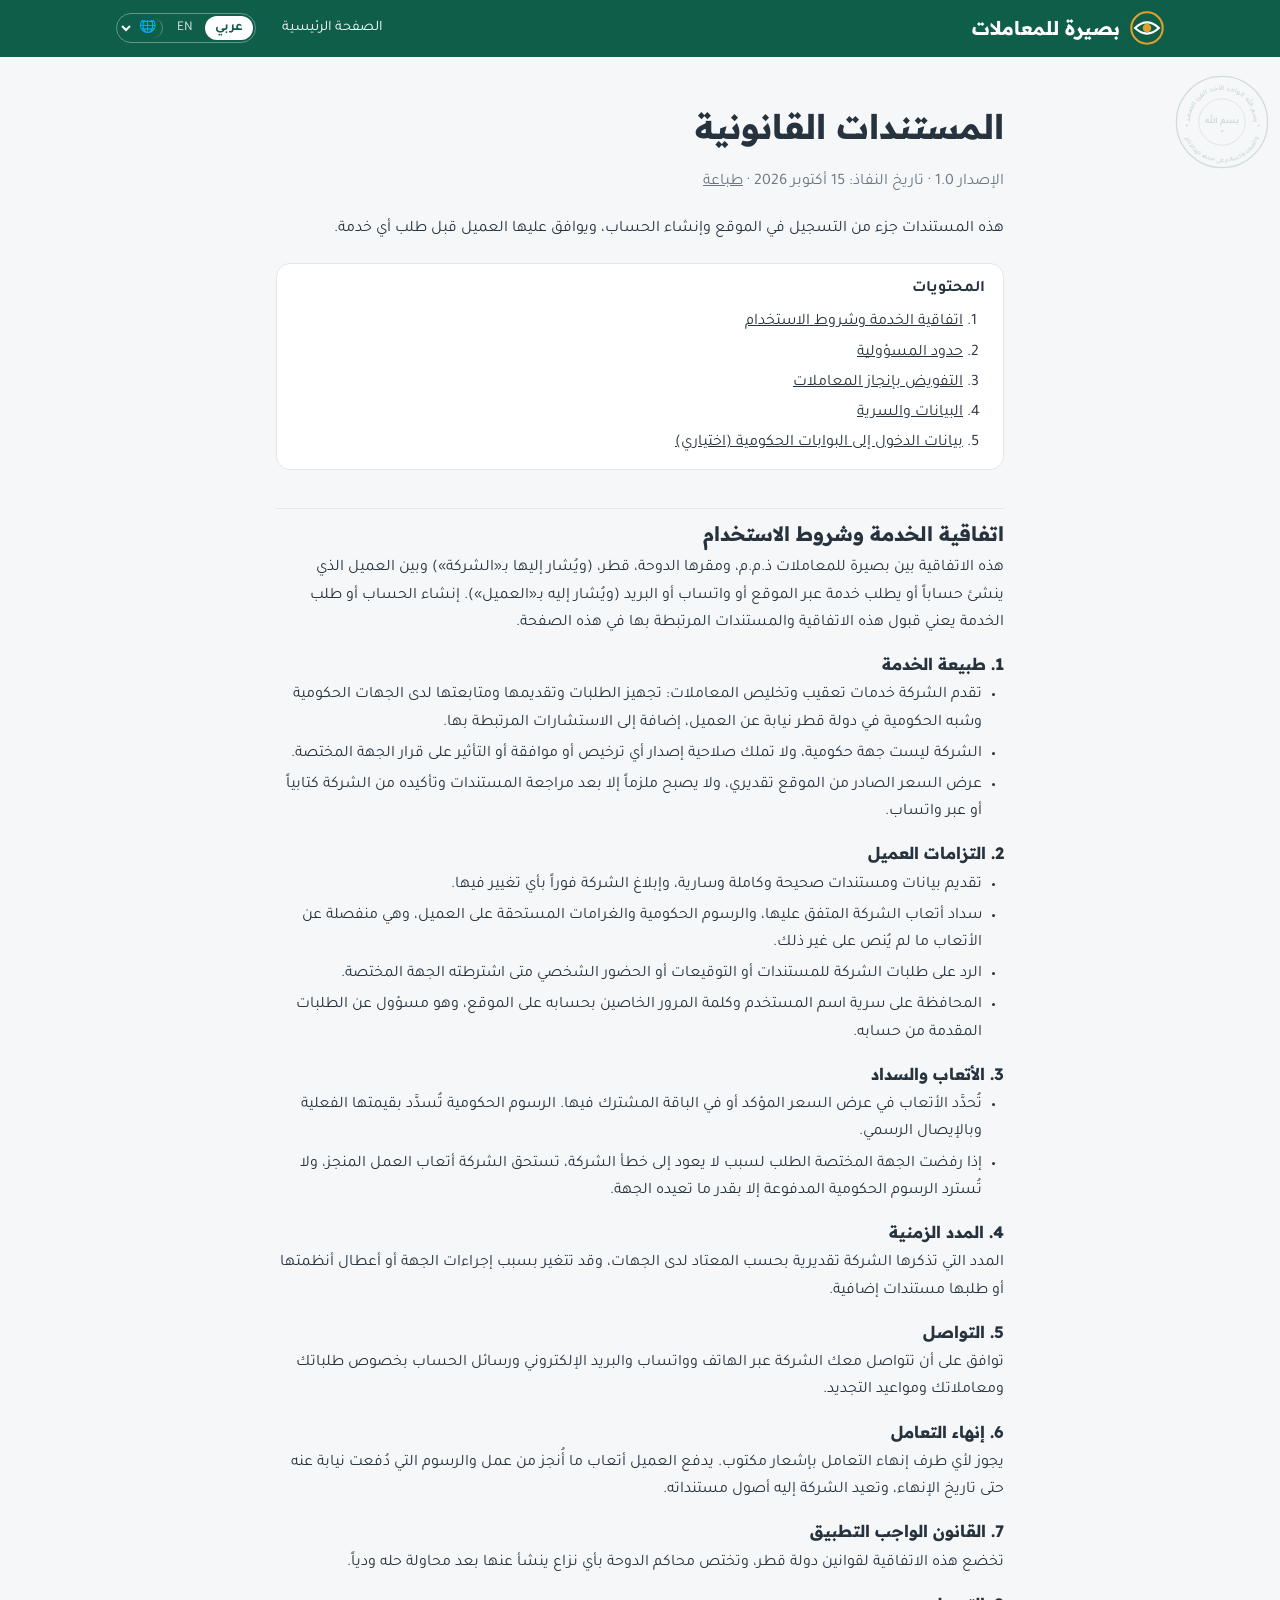
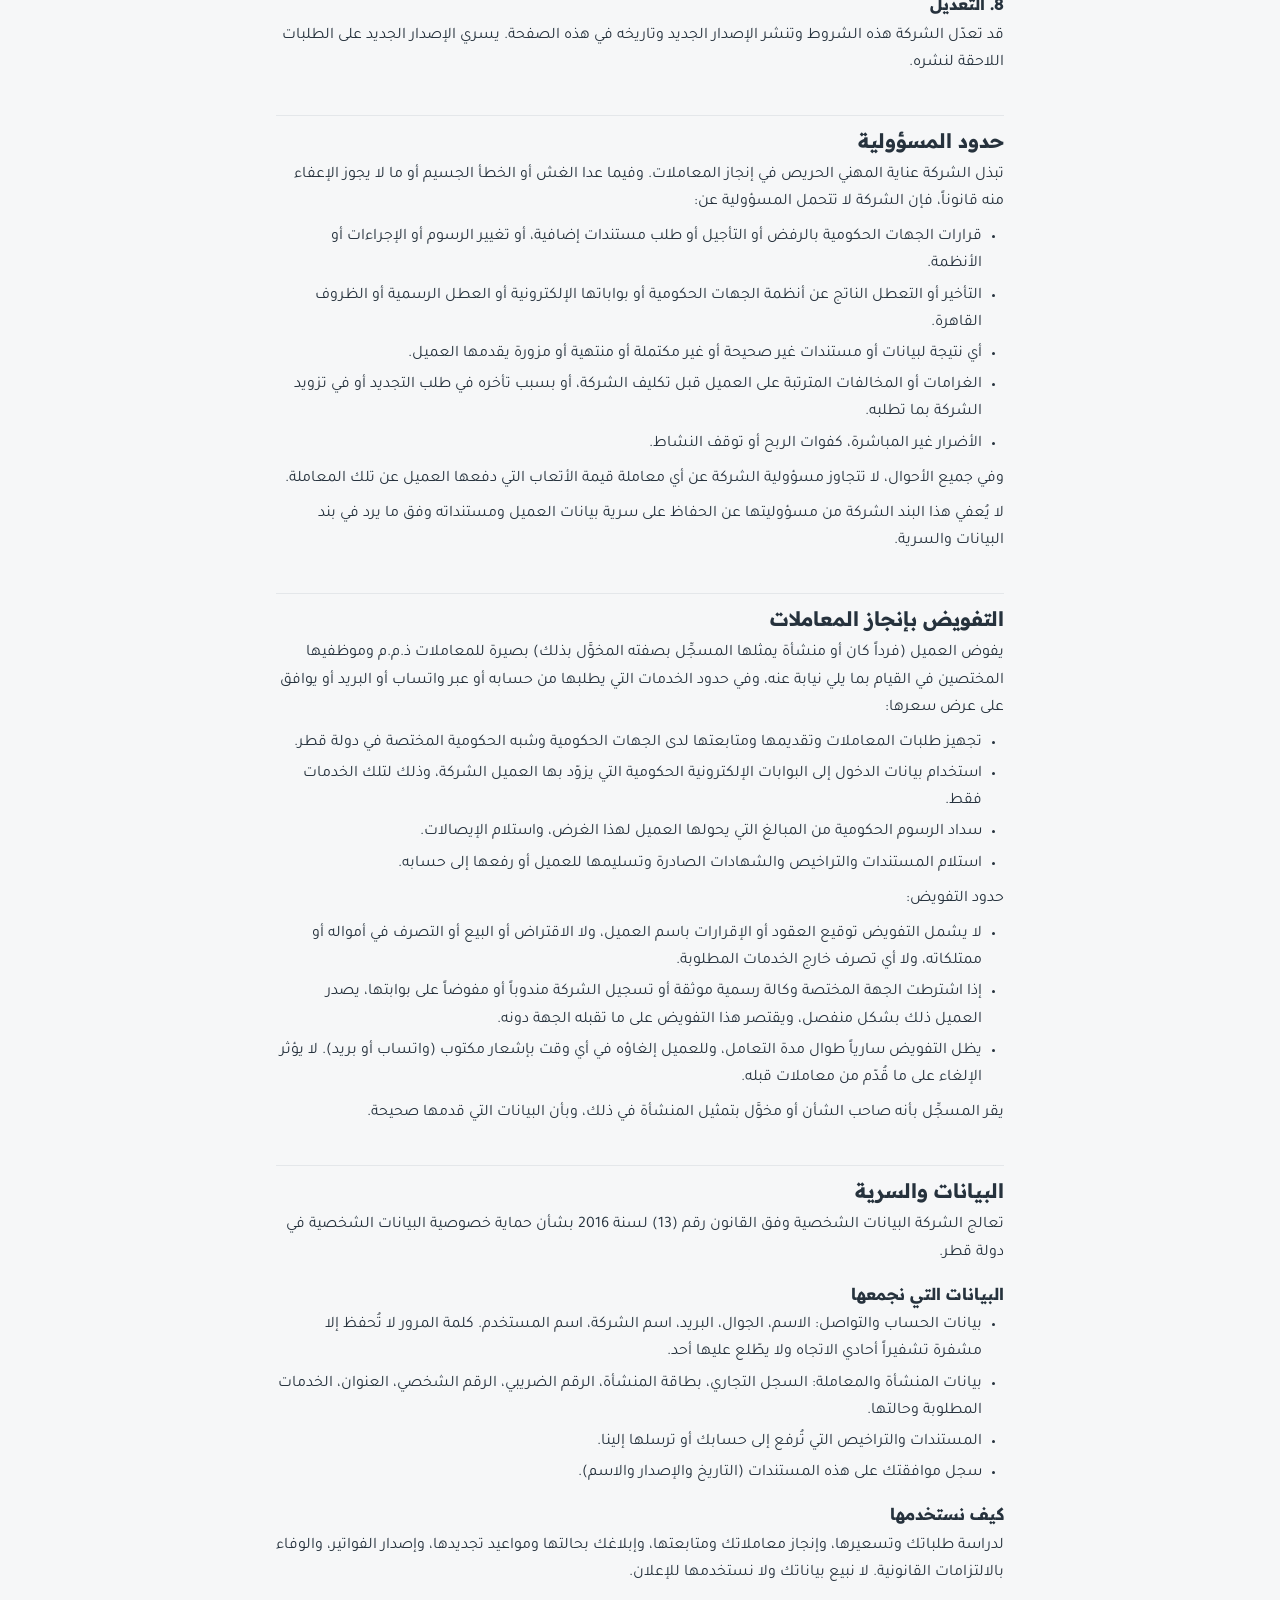
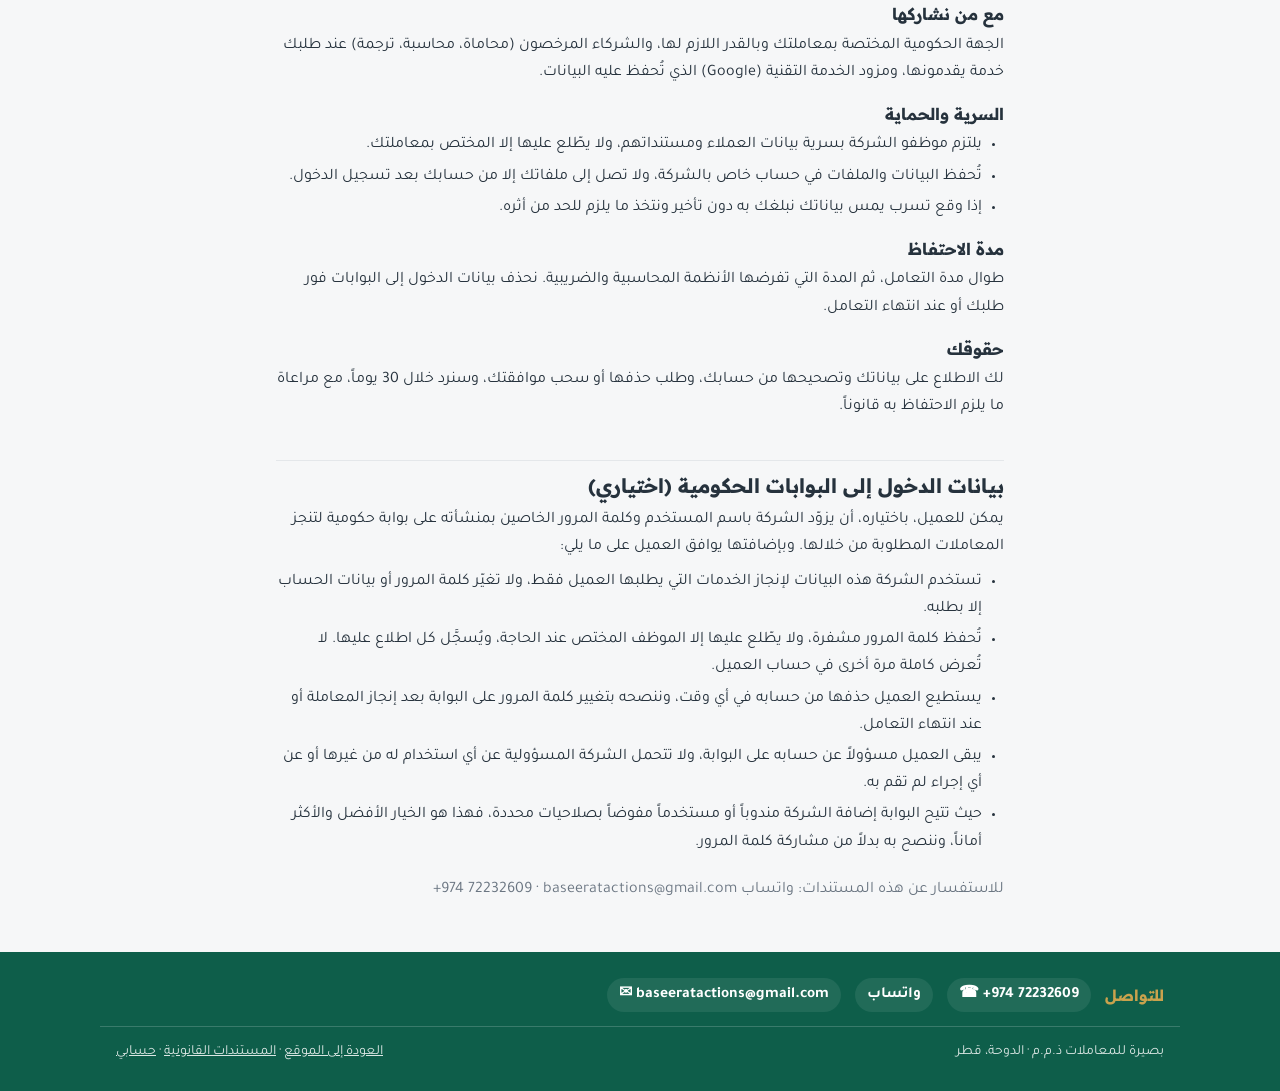
<file: legal.html>
<!doctype html>
<html lang="ar" dir="rtl">
<head>
<meta charset="utf-8">
<meta name="viewport" content="width=device-width, initial-scale=1, viewport-fit=cover">
<title>المستندات القانونية | بصيرة للمعاملات</title>
<meta name="description" content="المستندات القانونية لبصيرة للمعاملات: اتفاقية الخدمة، وحدود المسؤولية، والتفويض بالمعاملات، والبيانات والسرية.">
<meta name="theme-color" content="#0e5e4a">
<link rel="icon" href="data:image/svg+xml,%3Csvg xmlns='http://www.w3.org/2000/svg' viewBox='0 0 80 80'%3E%3Ccircle cx='40' cy='40' r='36' fill='%230e5e4a'/%3E%3Cpath d='M14 40 Q40 16 66 40 Q40 64 14 40Z' fill='none' stroke='white' stroke-width='5'/%3E%3Ccircle cx='40' cy='40' r='10' fill='%23c9a24d'/%3E%3C/svg%3E">
<link rel="apple-touch-icon" href="assets/apple-touch-icon.png">
<link rel="manifest" href="site.webmanifest">
<link rel="canonical" href="https://baseeratactions.github.io/basira/legal.html">
<link rel="alternate" hreflang="ar" href="https://baseeratactions.github.io/basira/legal.html">
<link rel="alternate" hreflang="en" href="https://baseeratactions.github.io/basira/en/legal.html">
<link rel="alternate" hreflang="x-default" href="https://baseeratactions.github.io/basira/legal.html">
<meta property="og:type" content="website">
<meta property="og:site_name" content="بصيرة للمعاملات">
<meta property="og:title" content="المستندات القانونية | بصيرة للمعاملات">
<meta property="og:description" content="المستندات القانونية لبصيرة للمعاملات: اتفاقية الخدمة، وحدود المسؤولية، والتفويض بالمعاملات، والبيانات والسرية.">
<meta property="og:url" content="https://baseeratactions.github.io/basira/legal.html">
<meta property="og:image" content="https://baseeratactions.github.io/basira/assets/og.png">
<meta property="og:image:width" content="1200">
<meta property="og:image:height" content="630">
<meta property="og:locale" content="ar_QA">
<meta property="og:locale:alternate" content="en_US">
<meta name="twitter:card" content="summary_large_image">
<link rel="preconnect" href="https://fonts.googleapis.com">
<link rel="preconnect" href="https://fonts.gstatic.com" crossorigin>
<link rel="stylesheet" href="https://fonts.googleapis.com/css2?family=Readex+Pro:wght@500;700&family=Tajawal:wght@400;500;700&display=swap">
<link rel="stylesheet" href="assets/style.css?v=20261016v">
<script src="assets/theme.js?v=20261016v"></script>
<script src="assets/lang.js?v=20261016v" defer></script>
</head>
<body>
<div class="basmala" aria-hidden="true"><svg viewBox="0 0 120 120" width="96" height="96"><defs><path id="bsT" d="M20.6 67 A40 40 0 1 1 99.4 67"/><path id="bsB" d="M12.5 74.5 A49.5 49.5 0 0 0 107.5 74.5"/></defs><circle cx="60" cy="60" r="57" fill="none" stroke="currentColor" stroke-width="1.6"/><circle cx="60" cy="60" r="29" fill="none" stroke="currentColor" stroke-width=".8"/><text font-size="8.6" text-anchor="middle"><textPath href="#bsT" startOffset="50%">بسم الله الواحد الأحد الفرد الصمد</textPath></text><text font-size="7.6" text-anchor="middle"><textPath href="#bsB" startOffset="50%">والصلاة والسلام على محمد خير الأنام</textPath></text><text x="60" y="61" font-size="11" text-anchor="middle">بسم الله</text><text x="60" y="74" font-size="6" text-anchor="middle">✦</text><text x="15" y="66" font-size="5" text-anchor="middle">✦</text><text x="105" y="66" font-size="5" text-anchor="middle">✦</text></svg></div>
<header class="top"><div class="wrap">
  <a class="brand" href="index.html"><svg width="34" height="34" viewBox="0 0 80 80" aria-hidden="true"><circle cx="40" cy="40" r="37" fill="none" stroke="#e0a12b" stroke-width="5"/><path d="M12 40 Q40 14 68 40 Q40 66 12 40Z" fill="none" stroke="currentColor" stroke-width="5"/><circle cx="40" cy="40" r="10" fill="#e0a12b"/></svg>بصيرة للمعاملات</a>
  <div class="plainnav"><a href="index.html">الصفحة الرئيسية</a><a href="en/legal.html" class="lang" lang="en">English</a></div>
</div></header>
<main class="sec"><div class="wrap doc legal">
<h1>المستندات القانونية</h1>
<p class="mute">الإصدار 1.0 · تاريخ النفاذ: 15 أكتوبر 2026 · <button class="linkbtn" type="button" onclick="print()">طباعة</button></p>
<p>هذه المستندات جزء من التسجيل في الموقع وإنشاء الحساب، ويوافق عليها العميل قبل طلب أي خدمة.</p>
<nav class="ltoc" aria-label="المحتويات"><b>المحتويات</b><ol><li><a href="#terms">اتفاقية الخدمة وشروط الاستخدام</a></li><li><a href="#liability">حدود المسؤولية</a></li><li><a href="#authorization">التفويض بإنجاز المعاملات</a></li><li><a href="#privacy">البيانات والسرية</a></li><li><a href="#credentials">بيانات الدخول إلى البوابات الحكومية (اختياري)</a></li></ol></nav>
<section id="terms"><h2>اتفاقية الخدمة وشروط الاستخدام</h2>
<p>هذه الاتفاقية بين بصيرة للمعاملات ذ.م.م، ومقرها الدوحة، قطر، (ويُشار إليها بـ«الشركة») وبين العميل الذي ينشئ حساباً أو يطلب خدمة عبر الموقع أو واتساب أو البريد (ويُشار إليه بـ«العميل»). إنشاء الحساب أو طلب الخدمة يعني قبول هذه الاتفاقية والمستندات المرتبطة بها في هذه الصفحة.</p>
<h3>1. طبيعة الخدمة</h3>
<ul>
<li>تقدم الشركة خدمات تعقيب وتخليص المعاملات: تجهيز الطلبات وتقديمها ومتابعتها لدى الجهات الحكومية وشبه الحكومية في دولة قطر نيابة عن العميل، إضافة إلى الاستشارات المرتبطة بها.</li>
<li>الشركة ليست جهة حكومية، ولا تملك صلاحية إصدار أي ترخيص أو موافقة أو التأثير على قرار الجهة المختصة.</li>
<li>عرض السعر الصادر من الموقع تقديري، ولا يصبح ملزماً إلا بعد مراجعة المستندات وتأكيده من الشركة كتابياً أو عبر واتساب.</li>
</ul>
<h3>2. التزامات العميل</h3>
<ul>
<li>تقديم بيانات ومستندات صحيحة وكاملة وسارية، وإبلاغ الشركة فوراً بأي تغيير فيها.</li>
<li>سداد أتعاب الشركة المتفق عليها، والرسوم الحكومية والغرامات المستحقة على العميل، وهي منفصلة عن الأتعاب ما لم يُنص على غير ذلك.</li>
<li>الرد على طلبات الشركة للمستندات أو التوقيعات أو الحضور الشخصي متى اشترطته الجهة المختصة.</li>
<li>المحافظة على سرية اسم المستخدم وكلمة المرور الخاصين بحسابه على الموقع، وهو مسؤول عن الطلبات المقدمة من حسابه.</li>
</ul>
<h3>3. الأتعاب والسداد</h3>
<ul>
<li>تُحدَّد الأتعاب في عرض السعر المؤكد أو في الباقة المشترك فيها. الرسوم الحكومية تُسدَّد بقيمتها الفعلية وبالإيصال الرسمي.</li>
<li>إذا رفضت الجهة المختصة الطلب لسبب لا يعود إلى خطأ الشركة، تستحق الشركة أتعاب العمل المنجز، ولا تُسترد الرسوم الحكومية المدفوعة إلا بقدر ما تعيده الجهة.</li>
</ul>
<h3>4. المدد الزمنية</h3>
<p>المدد التي تذكرها الشركة تقديرية بحسب المعتاد لدى الجهات، وقد تتغير بسبب إجراءات الجهة أو أعطال أنظمتها أو طلبها مستندات إضافية.</p>
<h3>5. التواصل</h3>
<p>توافق على أن تتواصل معك الشركة عبر الهاتف وواتساب والبريد الإلكتروني ورسائل الحساب بخصوص طلباتك ومعاملاتك ومواعيد التجديد.</p>
<h3>6. إنهاء التعامل</h3>
<p>يجوز لأي طرف إنهاء التعامل بإشعار مكتوب. يدفع العميل أتعاب ما أُنجز من عمل والرسوم التي دُفعت نيابة عنه حتى تاريخ الإنهاء، وتعيد الشركة إليه أصول مستنداته.</p>
<h3>7. القانون الواجب التطبيق</h3>
<p>تخضع هذه الاتفاقية لقوانين دولة قطر، وتختص محاكم الدوحة بأي نزاع ينشأ عنها بعد محاولة حله ودياً.</p>
<h3>8. التعديل</h3>
<p>قد تعدّل الشركة هذه الشروط وتنشر الإصدار الجديد وتاريخه في هذه الصفحة. يسري الإصدار الجديد على الطلبات اللاحقة لنشره.</p>
</section>
<section id="liability"><h2>حدود المسؤولية</h2>
<p>تبذل الشركة عناية المهني الحريص في إنجاز المعاملات. وفيما عدا الغش أو الخطأ الجسيم أو ما لا يجوز الإعفاء منه قانوناً، فإن الشركة لا تتحمل المسؤولية عن:</p>
<ul>
<li>قرارات الجهات الحكومية بالرفض أو التأجيل أو طلب مستندات إضافية، أو تغيير الرسوم أو الإجراءات أو الأنظمة.</li>
<li>التأخير أو التعطل الناتج عن أنظمة الجهات الحكومية أو بواباتها الإلكترونية أو العطل الرسمية أو الظروف القاهرة.</li>
<li>أي نتيجة لبيانات أو مستندات غير صحيحة أو غير مكتملة أو منتهية أو مزورة يقدمها العميل.</li>
<li>الغرامات أو المخالفات المترتبة على العميل قبل تكليف الشركة، أو بسبب تأخره في طلب التجديد أو في تزويد الشركة بما تطلبه.</li>
<li>الأضرار غير المباشرة، كفوات الربح أو توقف النشاط.</li>
</ul>
<p>وفي جميع الأحوال، لا تتجاوز مسؤولية الشركة عن أي معاملة قيمة الأتعاب التي دفعها العميل عن تلك المعاملة.</p>
<p>لا يُعفي هذا البند الشركة من مسؤوليتها عن الحفاظ على سرية بيانات العميل ومستنداته وفق ما يرد في بند البيانات والسرية.</p>
</section>
<section id="authorization"><h2>التفويض بإنجاز المعاملات</h2>
<p>يفوض العميل (فرداً كان أو منشأة يمثلها المسجِّل بصفته المخوَّل بذلك) بصيرة للمعاملات ذ.م.م وموظفيها المختصين في القيام بما يلي نيابة عنه، وفي حدود الخدمات التي يطلبها من حسابه أو عبر واتساب أو البريد أو يوافق على عرض سعرها:</p>
<ul>
<li>تجهيز طلبات المعاملات وتقديمها ومتابعتها لدى الجهات الحكومية وشبه الحكومية المختصة في دولة قطر.</li>
<li>استخدام بيانات الدخول إلى البوابات الإلكترونية الحكومية التي يزوّد بها العميل الشركة، وذلك لتلك الخدمات فقط.</li>
<li>سداد الرسوم الحكومية من المبالغ التي يحولها العميل لهذا الغرض، واستلام الإيصالات.</li>
<li>استلام المستندات والتراخيص والشهادات الصادرة وتسليمها للعميل أو رفعها إلى حسابه.</li>
</ul>
<p>حدود التفويض:</p>
<ul>
<li>لا يشمل التفويض توقيع العقود أو الإقرارات باسم العميل، ولا الاقتراض أو البيع أو التصرف في أمواله أو ممتلكاته، ولا أي تصرف خارج الخدمات المطلوبة.</li>
<li>إذا اشترطت الجهة المختصة وكالة رسمية موثقة أو تسجيل الشركة مندوباً أو مفوضاً على بوابتها، يصدر العميل ذلك بشكل منفصل، ويقتصر هذا التفويض على ما تقبله الجهة دونه.</li>
<li>يظل التفويض سارياً طوال مدة التعامل، وللعميل إلغاؤه في أي وقت بإشعار مكتوب (واتساب أو بريد). لا يؤثر الإلغاء على ما قُدّم من معاملات قبله.</li>
</ul>
<p>يقر المسجِّل بأنه صاحب الشأن أو مخوَّل بتمثيل المنشأة في ذلك، وبأن البيانات التي قدمها صحيحة.</p>
</section>
<section id="privacy"><h2>البيانات والسرية</h2>
<p>تعالج الشركة البيانات الشخصية وفق القانون رقم (13) لسنة 2016 بشأن حماية خصوصية البيانات الشخصية في دولة قطر.</p>
<h3>البيانات التي نجمعها</h3>
<ul>
<li>بيانات الحساب والتواصل: الاسم، الجوال، البريد، اسم الشركة، اسم المستخدم. كلمة المرور لا تُحفظ إلا مشفرة تشفيراً أحادي الاتجاه ولا يطّلع عليها أحد.</li>
<li>بيانات المنشأة والمعاملة: السجل التجاري، بطاقة المنشأة، الرقم الضريبي، الرقم الشخصي، العنوان، الخدمات المطلوبة وحالتها.</li>
<li>المستندات والتراخيص التي تُرفع إلى حسابك أو ترسلها إلينا.</li>
<li>سجل موافقتك على هذه المستندات (التاريخ والإصدار والاسم).</li>
</ul>
<h3>كيف نستخدمها</h3>
<p>لدراسة طلباتك وتسعيرها، وإنجاز معاملاتك ومتابعتها، وإبلاغك بحالتها ومواعيد تجديدها، وإصدار الفواتير، والوفاء بالالتزامات القانونية. لا نبيع بياناتك ولا نستخدمها للإعلان.</p>
<h3>مع من نشاركها</h3>
<p>الجهة الحكومية المختصة بمعاملتك وبالقدر اللازم لها، والشركاء المرخصون (محاماة، محاسبة، ترجمة) عند طلبك خدمة يقدمونها، ومزود الخدمة التقنية (Google) الذي تُحفظ عليه البيانات.</p>
<h3>السرية والحماية</h3>
<ul>
<li>يلتزم موظفو الشركة بسرية بيانات العملاء ومستنداتهم، ولا يطّلع عليها إلا المختص بمعاملتك.</li>
<li>تُحفظ البيانات والملفات في حساب خاص بالشركة، ولا تصل إلى ملفاتك إلا من حسابك بعد تسجيل الدخول.</li>
<li>إذا وقع تسرب يمس بياناتك نبلغك به دون تأخير ونتخذ ما يلزم للحد من أثره.</li>
</ul>
<h3>مدة الاحتفاظ</h3>
<p>طوال مدة التعامل، ثم المدة التي تفرضها الأنظمة المحاسبية والضريبية. نحذف بيانات الدخول إلى البوابات فور طلبك أو عند انتهاء التعامل.</p>
<h3>حقوقك</h3>
<p>لك الاطلاع على بياناتك وتصحيحها من حسابك، وطلب حذفها أو سحب موافقتك، وسنرد خلال 30 يوماً، مع مراعاة ما يلزم الاحتفاظ به قانوناً.</p>
</section>
<section id="credentials"><h2>بيانات الدخول إلى البوابات الحكومية (اختياري)</h2>
<p>يمكن للعميل، باختياره، أن يزوّد الشركة باسم المستخدم وكلمة المرور الخاصين بمنشأته على بوابة حكومية لتنجز المعاملات المطلوبة من خلالها. وبإضافتها يوافق العميل على ما يلي:</p>
<ul>
<li>تستخدم الشركة هذه البيانات لإنجاز الخدمات التي يطلبها العميل فقط، ولا تغيّر كلمة المرور أو بيانات الحساب إلا بطلبه.</li>
<li>تُحفظ كلمة المرور مشفرة، ولا يطّلع عليها إلا الموظف المختص عند الحاجة، ويُسجَّل كل اطلاع عليها. لا تُعرض كاملة مرة أخرى في حساب العميل.</li>
<li>يستطيع العميل حذفها من حسابه في أي وقت، وننصحه بتغيير كلمة المرور على البوابة بعد إنجاز المعاملة أو عند انتهاء التعامل.</li>
<li>يبقى العميل مسؤولاً عن حسابه على البوابة، ولا تتحمل الشركة المسؤولية عن أي استخدام له من غيرها أو عن أي إجراء لم تقم به.</li>
<li>حيث تتيح البوابة إضافة الشركة مندوباً أو مستخدماً مفوضاً بصلاحيات محددة، فهذا هو الخيار الأفضل والأكثر أماناً، وننصح به بدلاً من مشاركة كلمة المرور.</li>
</ul>
</section>
<p class="mute">للاستفسار عن هذه المستندات: واتساب ‎+974 72232609 · baseeratactions@gmail.com</p>
</div></main>
<footer><div class="wrap fc"><b>للتواصل</b><a href="tel:+97472232609" dir="ltr">☎ +974 72232609</a><a href="https://wa.me/97472232609" target="_blank" rel="noopener">واتساب</a><a href="mailto:baseeratactions@gmail.com" dir="ltr">✉ baseeratactions@gmail.com</a></div><div class="wrap"><span>بصيرة للمعاملات ذ.م.م · الدوحة، قطر</span><span><a href="index.html">العودة إلى الموقع</a> · <a href="legal.html">المستندات القانونية</a> · <a href="portal.html">حسابي</a></span></div></footer>
<script src="assets/sitetext.js?v=20261016v"></script>
</body></html>
</file>
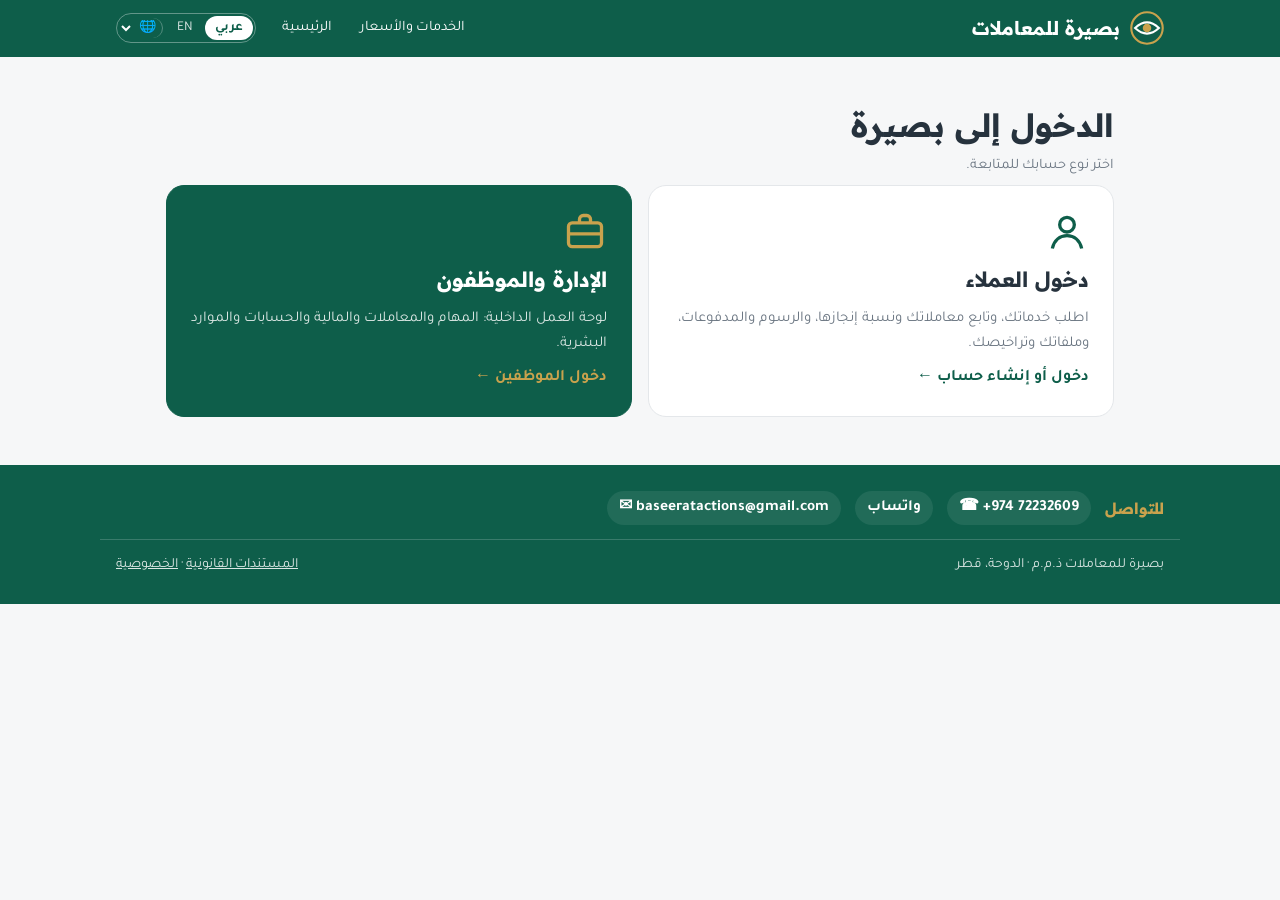
<file: portal.html>
<!doctype html>
<html lang="ar" dir="rtl">
<head>
<meta charset="utf-8">
<meta name="viewport" content="width=device-width, initial-scale=1, viewport-fit=cover">
<title>حسابي | بصيرة للمعاملات</title>
<meta name="description" content="أنشئ حساباً لشركتك أو ادخل إليه لطلب الخدمات ومتابعة طلباتك ومعاملاتك وتنزيل تراخيصك ومستنداتك.">
<meta name="robots" content="noindex">
<meta name="theme-color" content="#0e5e4a">
<link rel="icon" href="data:image/svg+xml,%3Csvg xmlns='http://www.w3.org/2000/svg' viewBox='0 0 80 80'%3E%3Ccircle cx='40' cy='40' r='36' fill='%230e5e4a'/%3E%3Cpath d='M14 40 Q40 16 66 40 Q40 64 14 40Z' fill='none' stroke='white' stroke-width='5'/%3E%3Ccircle cx='40' cy='40' r='10' fill='%23c9a24d'/%3E%3C/svg%3E">
<link rel="apple-touch-icon" href="assets/apple-touch-icon.png">
<link rel="manifest" href="site.webmanifest">
<link rel="preconnect" href="https://fonts.googleapis.com">
<link rel="preconnect" href="https://fonts.gstatic.com" crossorigin>
<link rel="stylesheet" href="https://fonts.googleapis.com/css2?family=Readex+Pro:wght@500;700&family=Tajawal:wght@400;500;700&display=swap">
<link rel="stylesheet" href="assets/style.css?v=20261016v">
<script src="assets/theme.js?v=20261016v"></script>
<script src="assets/lang.js?v=20261016v" defer></script>
</head>
<body class="portal-page">
<header class="top"><div class="wrap">
  <a class="brand" href="index.html"><svg width="34" height="34" viewBox="0 0 80 80" aria-hidden="true"><circle cx="40" cy="40" r="37" fill="none" stroke="#c9a24d" stroke-width="5"/><path d="M12 40 Q40 14 68 40 Q40 66 12 40Z" fill="none" stroke="currentColor" stroke-width="5"/><circle cx="40" cy="40" r="10" fill="#c9a24d"/></svg>بصيرة للمعاملات</a>
  <div class="plainnav"><a href="index.html#services">الخدمات والأسعار</a><a href="index.html">الرئيسية</a><button type="button" class="linkbtn" id="logout" hidden>خروج</button><a href="en/portal.html" class="lang" lang="en">English</a></div>
</div></header>
<main class="sec"><div class="wrap portal">
<div id="noApi" class="pnote" hidden><b>الحسابات تعمل بعد تشغيل نظام العملاء</b><p>نعمل حالياً على تجهيز الحسابات، وإلى أن تكتمل يسعدنا استقبال طلباتك ومتابعتها معك على واتساب.</p><div class="pbtns"><a class="btn sm pri" href="https://wa.me/97472232609" target="_blank" rel="noopener">تواصل على واتساب</a></div></div>

<section id="auth">
  <div id="gate">
  <h1>الدخول إلى بصيرة</h1>
  <p class="lead sm">اختر نوع حسابك للمتابعة.</p>
  <div class="gate">
    <button type="button" class="gcard" data-gate="client"><svg width="44" height="44" viewBox="0 0 24 24" aria-hidden="true"><circle cx="12" cy="8" r="4" fill="none" stroke="currentColor" stroke-width="1.8"/><path d="M4 21c1-4.5 4.2-7 8-7s7 2.5 8 7" fill="none" stroke="currentColor" stroke-width="1.8"/></svg>
      <b>دخول العملاء</b><span>اطلب خدماتك، وتابع معاملاتك ونسبة إنجازها، والرسوم والمدفوعات، وملفاتك وتراخيصك.</span><em>دخول أو إنشاء حساب</em></button>
    <button type="button" class="gcard staff" data-gate="admin"><svg width="44" height="44" viewBox="0 0 24 24" aria-hidden="true"><rect x="3" y="7" width="18" height="13" rx="2" fill="none" stroke="currentColor" stroke-width="1.8"/><path d="M9 7V5a2 2 0 0 1 2-2h2a2 2 0 0 1 2 2v2M3 13h18" fill="none" stroke="currentColor" stroke-width="1.8"/></svg>
      <b>الإدارة والموظفون</b><span>لوحة العمل الداخلية: المهام والمعاملات والمالية والحسابات والموارد البشرية.</span><em>دخول الموظفين</em></button>
  </div>
  </div>
  <div id="gateBack" class="gateback" hidden><button type="button" class="linkbtn" id="gBack">تغيير نوع الحساب</button><b id="gWho"></b></div>
  <form id="adminF" class="panel" hidden novalidate>
    <h2 class="full">الإدارة والموظفون</h2>
    <p class="full mute sm">دخول المدير والموظفين إلى لوحة الإدارة.</p>
    <label class="full">اسم المستخدم<input id="aUser" autocomplete="username" dir="ltr" required></label>
    <label class="full">كلمة المرور<input id="aPass" type="password" autocomplete="current-password" dir="ltr" required></label>
    <span class="err full" id="aErr" role="alert"></span>
    <div class="contact full"><button class="btn pri" type="submit">دخول لوحة الإدارة</button></div>
  </form>
  <div id="clientAuth" hidden>
  <h2>دخول العملاء</h2>
  <p class="lead sm">أنشئ حساباً لشركتك أو ادخل إليه لطلب الخدمات ومتابعة طلباتك ومعاملاتك وتنزيل تراخيصك ومستنداتك.</p>
  <div class="ptabs" role="tablist"><button type="button" role="tab" id="tLogin" aria-selected="true">دخول</button><button type="button" role="tab" id="tSign" aria-selected="false">إنشاء حساب جديد</button></div>
  <form id="loginF" class="panel" novalidate>
    <label class="full">اسم المستخدم أو رقم الجوال<input id="lUser" autocomplete="username" dir="ltr" required></label>
    <label class="full">كلمة المرور<input id="lPass" type="password" autocomplete="current-password" dir="ltr" required></label>
    <span class="err full" id="lErr" role="alert"></span>
    <div class="contact full"><button class="btn pri" type="submit">دخول</button><button class="linkbtn sm" type="button" id="forgot">نسيت كلمة المرور؟</button></div>
  </form>
  <form id="forgotF" class="panel" hidden novalidate>
    <h3 class="full">استعادة كلمة المرور</h3>
    <p class="full mute sm" id="fgP">اكتب اسم المستخدم أو رقم الجوال، وسنرسل رمزاً من 6 أرقام إلى البريد المسجل في حسابك.</p>
    <label class="full">اسم المستخدم أو رقم الجوال<input id="fUser" autocomplete="username" dir="ltr" required></label>
    <div class="full g2" id="fgStep2" hidden>
      <label class="full">الرمز المرسل إلى بريدك<input id="fCode" inputmode="numeric" autocomplete="one-time-code" maxlength="6" dir="ltr"></label>
      <label>كلمة المرور الجديدة<input id="fPass" type="password" autocomplete="new-password" dir="ltr" minlength="8"></label>
      <label>تأكيد كلمة المرور<input id="fPass2" type="password" autocomplete="new-password" dir="ltr" minlength="8"></label>
    </div>
    <span class="err full" id="fErr" role="alert"></span>
    <div class="contact full"><button class="btn pri" type="submit" id="fBtn">أرسل الرمز</button><button class="linkbtn sm" type="button" id="fBack">رجوع إلى الدخول</button><a class="sm" href="https://wa.me/97472232609" target="_blank" rel="noopener">لا يوجد بريد في حسابك؟ راسلنا على واتساب</a></div>
  </form>
  <form id="signF" class="panel" hidden novalidate>
    <h3 class="full">1. بيانات المسؤول</h3>
    <label>الاسم الكامل<input id="sName" autocomplete="name" required></label>
    <label>رقم الجوال<input id="sPhone" inputmode="tel" dir="ltr" placeholder="5XXXXXXX" required></label>
    <label class="full">البريد الإلكتروني (اختياري، لإرسال التأكيدات)<input id="sMail" type="email" inputmode="email" autocomplete="email" dir="ltr"></label>
    <h3 class="full">2. بيانات الشركة (اتركها فارغة إن كنت فرداً)</h3>
    <label class="full">اسم الشركة كما في السجل التجاري<input id="sCo" autocomplete="organization"></label>
    <label>رقم السجل التجاري<input id="sCr" dir="ltr"></label>
    <label>رقم بطاقة المنشأة<input id="sEst" dir="ltr"></label>
    <label>الرقم الضريبي<input id="sTax" dir="ltr"></label>
    <label>الرقم الشخصي (اختياري)<input id="sQid" inputmode="numeric" dir="ltr"></label>
    <label class="full">العنوان<input id="sAddr" autocomplete="street-address"></label>
    <h3 class="full">3. بيانات الدخول</h3>
    <label class="full">اسم المستخدم<input id="sUser" autocomplete="username" dir="ltr" required><span class="mute sm">4 إلى 30 حرفاً إنجليزياً أو رقماً، ويمكن استخدام _ و .</span></label>
    <label>كلمة المرور<input id="sPass" type="password" autocomplete="new-password" dir="ltr" required><span class="mute sm">8 أحرف على الأقل</span></label>
    <label>تأكيد كلمة المرور<input id="sPass2" type="password" autocomplete="new-password" dir="ltr" required></label>
    <h3 class="full">4. الاتفاقية والتفويض</h3>
    <div class="legalbox full"><p>بإنشاء الحساب توافق على المستندات التالية، وهي متاحة للقراءة والطباعة في أي وقت:</p><ul><li>اتفاقية الخدمة وشروط الاستخدام</li><li>حدود المسؤولية: قرارات الجهات الحكومية ومددها من اختصاصها، ودقة البيانات المقدَّمة مسؤولية مقدّمها</li><li>التفويض بإنجاز المعاملات التي تطلبها نيابة عنك أو عن منشأتك</li><li>البيانات والسرية: بياناتك محفوظة، لا يطّلع عليها إلا الموظف المختص، ولا نبيعها</li></ul><a href="legal.html" target="_blank" rel="noopener">اقرأ المستندات كاملة</a></div>
    <label class="agree full"><input type="checkbox" id="sOk"><span class="agt">قرأت المستندات وأوافق عليها، وأفوّض بصيرة للمعاملات ذ.م.م بإنجاز المعاملات التي أطلبها نيابة عني أو عن المنشأة التي أمثلها.</span></label>
    <label class="full">اكتب اسمك الكامل كتوقيع<input id="sSign" autocomplete="name"></label>
    <input id="sHp" class="hp" tabindex="-1" autocomplete="off" aria-hidden="true">
    <span class="err full" id="sErr" role="alert"></span>
    <div class="contact full"><button class="btn pri" type="submit">إنشاء الحساب</button></div>
  </form>
  </div>
</section>

<section id="dash" hidden>
  <div class="dhead"><div><h2 id="dName" class="h1"></h2><p class="mute sm" id="dMeta"></p></div><div class="contact"><button type="button" class="btn sm pri" id="goNew">طلب خدمة جديدة</button><button type="button" class="btn sm ghost" id="dNewCli">تسجيل عميل جديد</button><button type="button" class="btn sm ghost" id="dOut"><svg width="16" height="16" viewBox="0 0 24 24" aria-hidden="true"><path fill="none" stroke="currentColor" stroke-width="2" d="M15 4h4v16h-4M10 8l-4 4 4 4M6 12h11"/></svg>خروج</button></div></div>
  <nav class="ptabs scroll" id="dTabs" role="tablist">
    <button type="button" role="tab" data-p="home" aria-selected="true">نظرة عامة</button>
    <button type="button" role="tab" data-p="work" aria-selected="false">طلباتي ومعاملاتي</button>
    <button type="button" role="tab" data-p="pay" aria-selected="false">الرسوم والمدفوعات</button>
    <button type="button" role="tab" data-p="new" aria-selected="false">طلب خدمة</button>
    <button type="button" role="tab" data-p="files" aria-selected="false">ملفاتي وتراخيصي</button>
    <button type="button" role="tab" data-p="msgs" aria-selected="false">المراسلات</button>
    <button type="button" role="tab" data-p="profile" aria-selected="false">بيانات الشركة</button>
    <button type="button" role="tab" data-p="creds" aria-selected="false">بيانات البوابات</button>
    <button type="button" role="tab" data-p="security" aria-selected="false">كلمة المرور والموافقات</button>
  </nav>
  <div class="ppanel" id="p-home"><div class="kpis" id="kpis"></div><h3>مستندات تنتهي قريباً</h3><div id="soon"></div><h3>آخر المعاملات</h3><div id="latest"></div></div>
  <div class="ppanel" id="p-work" hidden><h3>معاملاتي</h3><div id="txList"></div><h3>طلباتي</h3><div id="reqList"></div></div>
  <div class="ppanel" id="p-pay" hidden><div class="kpis" id="payK"></div><h3>الرسوم على معاملاتي</h3><div id="payDue"></div><h3>المدفوعات المسجلة</h3><div id="payList"></div><p class="mute sm">الرسوم الحكومية تُدفع للجهة بإيصالها الرسمي، ونسلّمك أصل الإيصالات مع المستندات. لأي استفسار عن الحساب راسلنا من «المراسلات».</p></div>
  <div class="ppanel" id="p-new" hidden>
    <form id="newF" class="panel" novalidate>
      <p class="full mute sm">اختر الخدمات التي تحتاجها، وسنراجع الطلب ونتواصل معك بقائمة المستندات والسعر النهائي.</p>
      <label class="full">أضف خدمة<select id="nPick"><option value="">اختر خدمة من القائمة</option></select></label>
      <div class="full" id="nCart"></div>
      <label class="full">ملاحظات (اختياري)<textarea id="nNotes" placeholder="مثال: السجل ينتهي نهاية الشهر، أو عدد الموظفين"></textarea></label>
      <span class="err full" id="nErr" role="alert"></span>
      <div class="contact full"><button class="btn pri" type="submit">أرسل الطلب</button><span class="mute sm">نرجو عدم إرسال أي مستندات حتى نطلبها منك.</span></div>
    </form>
  </div>
  <div class="ppanel" id="p-files" hidden><p class="mute sm">هنا تجد التراخيص والشهادات والإيصالات التي نرفعها لك بعد إنجاز معاملاتك.</p><div id="fileList"></div></div>
  <div class="ppanel" id="p-msgs" hidden>
    <p class="mute sm">راسل فريقنا من هنا بخصوص طلباتك ومعاملاتك، وسيصلك الرد في حسابك وعلى بريدك إن كان مسجلاً.</p>
    <div class="thread" id="msgList"></div>
    <form id="msgF" class="panel" novalidate>
      <label class="full">رسالة جديدة<textarea id="mBody" placeholder="اكتب سؤالك أو ما تحتاجه"></textarea></label>
      <span class="err full" id="mErr" role="alert"></span>
      <div class="contact full"><button class="btn pri" type="submit">إرسال</button></div>
    </form>
  </div>
  <div class="ppanel" id="p-profile" hidden>
    <form id="profF" class="panel" novalidate>
      <label>اسم الشركة أو الاسم<input name="name" required></label>
      <label>النوع<select name="type"><option value="منشأة">منشأة</option><option value="فرد">فرد</option></select></label>
      <label>رقم الجوال<input name="phone" dir="ltr" readonly><span class="mute sm">لتغيير الرقم راسلنا على واتساب</span></label>
      <label>البريد الإلكتروني<input name="email" type="email" dir="ltr"></label>
      <label>رقم السجل التجاري<input name="cr" dir="ltr"></label>
      <label>رقم بطاقة المنشأة<input name="estCard" dir="ltr"></label>
      <label>الرقم الضريبي<input name="taxNo" dir="ltr"></label>
      <label>الرقم الشخصي (اختياري)<input name="qid" dir="ltr"></label>
      <label class="full">العنوان<input name="address"></label>
      <div class="contact full"><button class="btn pri" type="submit">حفظ البيانات</button></div>
    </form>
  </div>
  <div class="ppanel" id="p-creds" hidden>
    <div class="pnote"><b>الخيار الأفضل: إضافتنا مفوَّضاً على البوابة</b><p>كثير من البوابات (مثل مطراش 2 والنافذة الواحدة) تتيح إضافة مندوب أو مستخدم مفوّض بصلاحيات محددة، وهذا أكثر أماناً من مشاركة كلمة المرور. إن لم يكن متاحاً، أضف بيانات الدخول هنا: تُحفظ مشفرة، ولا يراها إلا الموظف المختص عند الحاجة، ويُسجَّل كل اطلاع عليها، ويمكنك حذفها في أي وقت.</p></div>
    <div id="credList"></div>
    <form id="credF" class="panel" novalidate>
      <h3 class="full">إضافة بيانات دخول بوابة</h3>
      <label class="full">البوابة<input id="cPortal" list="portals" required><datalist id="portals"><option value="مطراش 2 / وزارة الداخلية"><option value="النافذة الواحدة / وزارة التجارة والصناعة"><option value="بوابة وزارة العمل"><option value="ضريبة / الهيئة العامة للضرائب"><option value="بوابة وزارة البلدية"><option value="حكومي (البوابة الحكومية)"></datalist></label>
      <label>اسم المستخدم على البوابة<input id="cUser" dir="ltr" autocomplete="off" required></label>
      <label>كلمة المرور على البوابة<input id="cPass" type="password" dir="ltr" autocomplete="new-password" required></label>
      <label class="full">ملاحظة (اختياري)<input id="cNote"></label>
      <label class="agree full"><input type="checkbox" id="cOk"><span class="agt">أفوّض بصيرة للمعاملات ذ.م.م باستخدام هذه البيانات لإنجاز الخدمات التي أطلبها فقط، وأوافق على بند «بيانات الدخول إلى البوابات الحكومية» في المستندات القانونية.</span></label>
      <span class="err full" id="cErr" role="alert"></span>
      <div class="contact full"><button class="btn pri" type="submit">حفظ مشفّراً</button></div>
    </form>
  </div>
  <div class="ppanel" id="p-security" hidden>
    <form id="pwF" class="panel" novalidate>
      <label class="full">كلمة المرور الحالية<input id="oPass" type="password" dir="ltr" autocomplete="current-password"></label>
      <label>كلمة المرور الجديدة<input id="nPass" type="password" dir="ltr" autocomplete="new-password"></label>
      <label>تأكيد كلمة المرور<input id="nPass2" type="password" dir="ltr" autocomplete="new-password"></label>
      <span class="err full" id="pwErr" role="alert"></span>
      <div class="contact full"><button class="btn pri" type="submit">تغيير كلمة المرور</button></div>
    </form>
    <div class="panel"><h3>موافقتك على المستندات القانونية</h3><p id="consent" class="sm"></p><a href="legal.html" target="_blank" rel="noopener">اقرأ المستندات كاملة</a></div>
  </div>
</section>
</div></main>
<footer><div class="wrap fc"><b>للتواصل</b><a href="tel:+97472232609" dir="ltr">☎ +974 72232609</a><a href="https://wa.me/97472232609" target="_blank" rel="noopener">واتساب</a><a href="mailto:baseeratactions@gmail.com" dir="ltr">✉ baseeratactions@gmail.com</a></div><div class="wrap"><span>بصيرة للمعاملات ذ.م.م · الدوحة، قطر</span><span><a href="legal.html">المستندات القانونية</a> · <a href="privacy.html">الخصوصية</a></span></div></footer>
<div class="toast" id="toast" hidden></div>
<script src="assets/config.js?v=20261016v"></script>
<script src="assets/sitetext.js?v=20261016v"></script>
<script src="assets/data.js?v=20261016v"></script>
<script src="assets/details.js?v=20261016v"></script>
<script src="assets/catalog.js?v=20261016v"></script>
<script src="assets/portal.js?v=20261016v"></script>
</body>
</html>
</file>
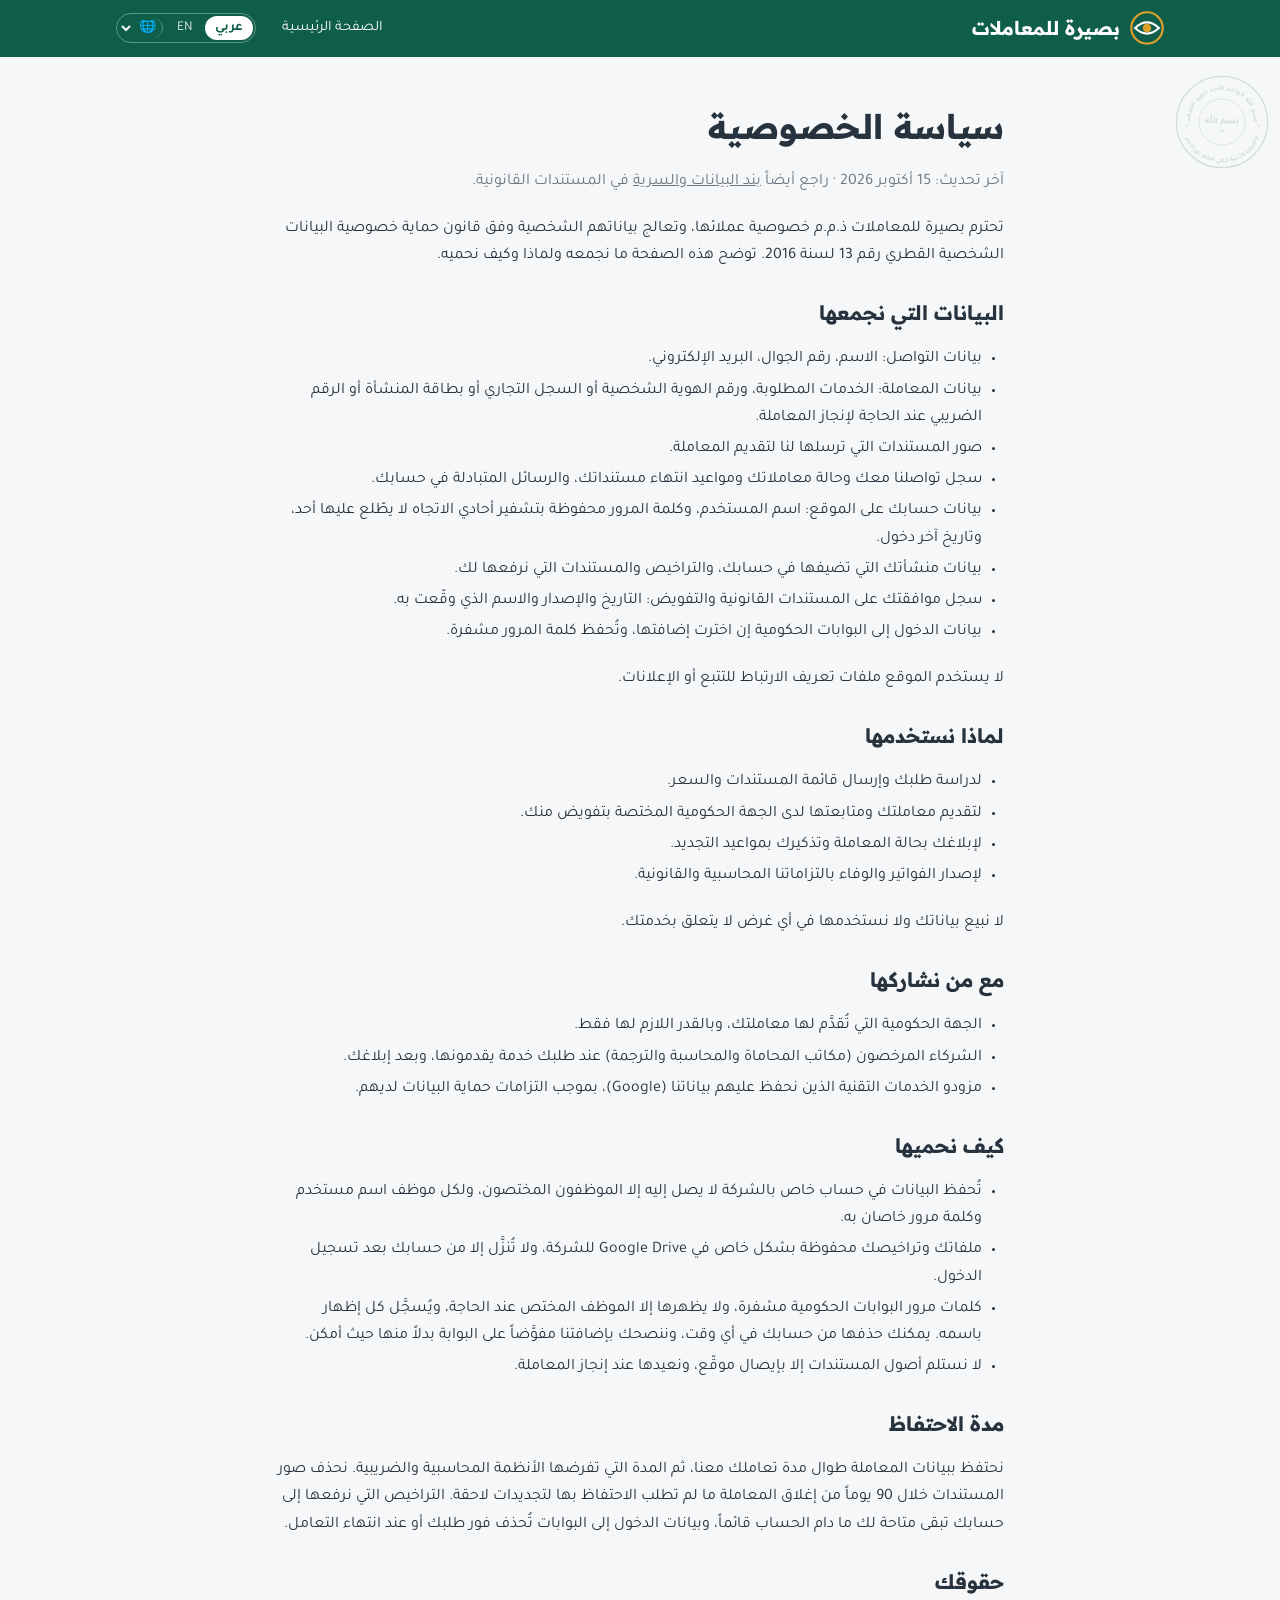
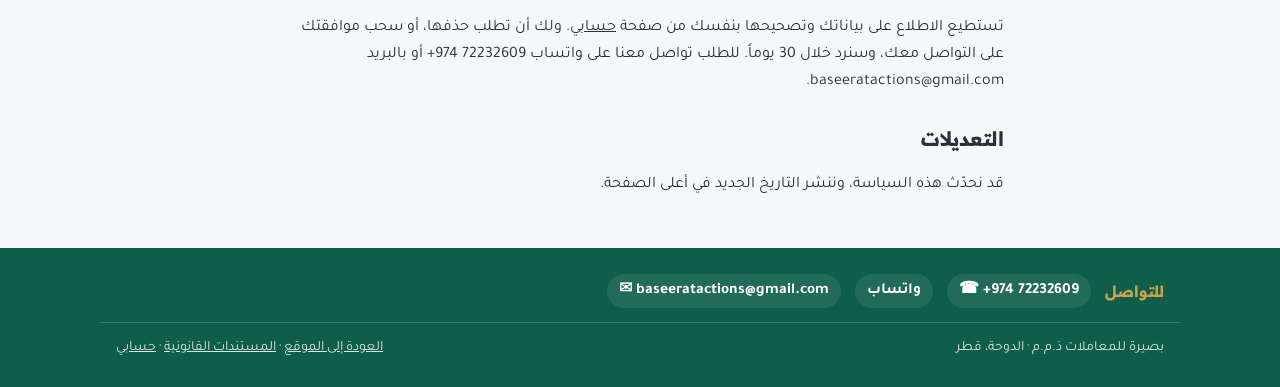
<file: privacy.html>
<!doctype html>
<html lang="ar" dir="rtl">
<head>
<meta charset="utf-8">
<meta name="viewport" content="width=device-width, initial-scale=1, viewport-fit=cover">
<title>سياسة الخصوصية | بصيرة للمعاملات</title>
<meta name="description" content="سياسة الخصوصية لبصيرة للمعاملات: ما نجمعه من بيانات، ولماذا، وكيف نحميها، وحقوقك.">
<meta name="theme-color" content="#0e5e4a">
<link rel="icon" href="data:image/svg+xml,%3Csvg xmlns='http://www.w3.org/2000/svg' viewBox='0 0 80 80'%3E%3Ccircle cx='40' cy='40' r='36' fill='%230e5e4a'/%3E%3Cpath d='M14 40 Q40 16 66 40 Q40 64 14 40Z' fill='none' stroke='white' stroke-width='5'/%3E%3Ccircle cx='40' cy='40' r='10' fill='%23c9a24d'/%3E%3C/svg%3E">
<link rel="apple-touch-icon" href="assets/apple-touch-icon.png">
<link rel="manifest" href="site.webmanifest">
<link rel="canonical" href="https://baseeratactions.github.io/basira/privacy.html">
<link rel="alternate" hreflang="ar" href="https://baseeratactions.github.io/basira/privacy.html">
<link rel="alternate" hreflang="en" href="https://baseeratactions.github.io/basira/en/privacy.html">
<link rel="alternate" hreflang="x-default" href="https://baseeratactions.github.io/basira/privacy.html">
<meta property="og:type" content="website">
<meta property="og:site_name" content="بصيرة للمعاملات">
<meta property="og:title" content="سياسة الخصوصية | بصيرة للمعاملات">
<meta property="og:description" content="سياسة الخصوصية لبصيرة للمعاملات: ما نجمعه من بيانات، ولماذا، وكيف نحميها، وحقوقك.">
<meta property="og:url" content="https://baseeratactions.github.io/basira/privacy.html">
<meta property="og:image" content="https://baseeratactions.github.io/basira/assets/og.png">
<meta property="og:image:width" content="1200">
<meta property="og:image:height" content="630">
<meta property="og:locale" content="ar_QA">
<meta property="og:locale:alternate" content="en_US">
<meta name="twitter:card" content="summary_large_image">
<link rel="preconnect" href="https://fonts.googleapis.com">
<link rel="preconnect" href="https://fonts.gstatic.com" crossorigin>
<link rel="stylesheet" href="https://fonts.googleapis.com/css2?family=Readex+Pro:wght@500;700&family=Tajawal:wght@400;500;700&display=swap">
<link rel="stylesheet" href="assets/style.css?v=20261016v">
<script src="assets/theme.js?v=20261016v"></script>
<script src="assets/lang.js?v=20261016v" defer></script>
</head>
<body>
<div class="basmala" aria-hidden="true"><svg viewBox="0 0 120 120" width="96" height="96"><defs><path id="bsT" d="M20.6 67 A40 40 0 1 1 99.4 67"/><path id="bsB" d="M12.5 74.5 A49.5 49.5 0 0 0 107.5 74.5"/></defs><circle cx="60" cy="60" r="57" fill="none" stroke="currentColor" stroke-width="1.6"/><circle cx="60" cy="60" r="29" fill="none" stroke="currentColor" stroke-width=".8"/><text font-size="8.6" text-anchor="middle"><textPath href="#bsT" startOffset="50%">بسم الله الواحد الأحد الفرد الصمد</textPath></text><text font-size="7.6" text-anchor="middle"><textPath href="#bsB" startOffset="50%">والصلاة والسلام على محمد خير الأنام</textPath></text><text x="60" y="61" font-size="11" text-anchor="middle">بسم الله</text><text x="60" y="74" font-size="6" text-anchor="middle">✦</text><text x="15" y="66" font-size="5" text-anchor="middle">✦</text><text x="105" y="66" font-size="5" text-anchor="middle">✦</text></svg></div>
<header class="top"><div class="wrap">
  <a class="brand" href="index.html"><svg width="34" height="34" viewBox="0 0 80 80" aria-hidden="true"><circle cx="40" cy="40" r="37" fill="none" stroke="#e0a12b" stroke-width="5"/><path d="M12 40 Q40 14 68 40 Q40 66 12 40Z" fill="none" stroke="currentColor" stroke-width="5"/><circle cx="40" cy="40" r="10" fill="#e0a12b"/></svg>بصيرة للمعاملات</a>
  <div class="plainnav"><a href="index.html">الصفحة الرئيسية</a><a href="en/privacy.html" class="lang" lang="en">English</a></div>
</div></header>
<main class="sec"><div class="wrap doc">
<h1>سياسة الخصوصية</h1>
<p class="mute">آخر تحديث: 15 أكتوبر 2026 · راجع أيضاً <a href="legal.html#privacy">بند البيانات والسرية</a> في المستندات القانونية.</p>
<p>تحترم بصيرة للمعاملات ذ.م.م خصوصية عملائها، وتعالج بياناتهم الشخصية وفق قانون حماية خصوصية البيانات الشخصية القطري رقم 13 لسنة 2016. توضح هذه الصفحة ما نجمعه ولماذا وكيف نحميه.</p>
<h2>البيانات التي نجمعها</h2>
<ul><li>بيانات التواصل: الاسم، رقم الجوال، البريد الإلكتروني.</li><li>بيانات المعاملة: الخدمات المطلوبة، ورقم الهوية الشخصية أو السجل التجاري أو بطاقة المنشأة أو الرقم الضريبي عند الحاجة لإنجاز المعاملة.</li><li>صور المستندات التي ترسلها لنا لتقديم المعاملة.</li><li>سجل تواصلنا معك وحالة معاملاتك ومواعيد انتهاء مستنداتك، والرسائل المتبادلة في حسابك.</li><li>بيانات حسابك على الموقع: اسم المستخدم، وكلمة المرور محفوظة بتشفير أحادي الاتجاه لا يطّلع عليها أحد، وتاريخ آخر دخول.</li><li>بيانات منشأتك التي تضيفها في حسابك، والتراخيص والمستندات التي نرفعها لك.</li><li>سجل موافقتك على المستندات القانونية والتفويض: التاريخ والإصدار والاسم الذي وقّعت به.</li><li>بيانات الدخول إلى البوابات الحكومية إن اخترت إضافتها، وتُحفظ كلمة المرور مشفرة.</li></ul>
<p>لا يستخدم الموقع ملفات تعريف الارتباط للتتبع أو الإعلانات.</p>
<h2>لماذا نستخدمها</h2>
<ul><li>لدراسة طلبك وإرسال قائمة المستندات والسعر.</li><li>لتقديم معاملتك ومتابعتها لدى الجهة الحكومية المختصة بتفويض منك.</li><li>لإبلاغك بحالة المعاملة وتذكيرك بمواعيد التجديد.</li><li>لإصدار الفواتير والوفاء بالتزاماتنا المحاسبية والقانونية.</li></ul>
<p>لا نبيع بياناتك ولا نستخدمها في أي غرض لا يتعلق بخدمتك.</p>
<h2>مع من نشاركها</h2>
<ul><li>الجهة الحكومية التي تُقدَّم لها معاملتك، وبالقدر اللازم لها فقط.</li><li>الشركاء المرخصون (مكاتب المحاماة والمحاسبة والترجمة) عند طلبك خدمة يقدمونها، وبعد إبلاغك.</li><li>مزودو الخدمات التقنية الذين نحفظ عليهم بياناتنا (Google)، بموجب التزامات حماية البيانات لديهم.</li></ul>
<h2>كيف نحميها</h2>
<ul><li>تُحفظ البيانات في حساب خاص بالشركة لا يصل إليه إلا الموظفون المختصون، ولكل موظف اسم مستخدم وكلمة مرور خاصان به.</li><li>ملفاتك وتراخيصك محفوظة بشكل خاص في Google Drive للشركة، ولا تُنزَّل إلا من حسابك بعد تسجيل الدخول.</li><li>كلمات مرور البوابات الحكومية مشفرة، ولا يظهرها إلا الموظف المختص عند الحاجة، ويُسجَّل كل إظهار باسمه. يمكنك حذفها من حسابك في أي وقت، وننصحك بإضافتنا مفوَّضاً على البوابة بدلاً منها حيث أمكن.</li><li>لا نستلم أصول المستندات إلا بإيصال موقّع، ونعيدها عند إنجاز المعاملة.</li></ul>
<h2>مدة الاحتفاظ</h2>
<p>نحتفظ ببيانات المعاملة طوال مدة تعاملك معنا، ثم المدة التي تفرضها الأنظمة المحاسبية والضريبية. نحذف صور المستندات خلال 90 يوماً من إغلاق المعاملة ما لم تطلب الاحتفاظ بها لتجديدات لاحقة. التراخيص التي نرفعها إلى حسابك تبقى متاحة لك ما دام الحساب قائماً، وبيانات الدخول إلى البوابات تُحذف فور طلبك أو عند انتهاء التعامل.</p>
<h2>حقوقك</h2>
<p>تستطيع الاطلاع على بياناتك وتصحيحها بنفسك من صفحة <a href="portal.html">حسابي</a>. ولك أن تطلب حذفها، أو سحب موافقتك على التواصل معك، وسنرد خلال 30 يوماً. للطلب تواصل معنا على واتساب <span class="num" dir="ltr">+974 72232609</span> أو بالبريد <span dir="ltr">baseeratactions@gmail.com</span>.</p>
<h2>التعديلات</h2>
<p>قد نحدّث هذه السياسة، وننشر التاريخ الجديد في أعلى الصفحة.</p>
</div></main>
<footer><div class="wrap fc"><b>للتواصل</b><a href="tel:+97472232609" dir="ltr">☎ +974 72232609</a><a href="https://wa.me/97472232609" target="_blank" rel="noopener">واتساب</a><a href="mailto:baseeratactions@gmail.com" dir="ltr">✉ baseeratactions@gmail.com</a></div><div class="wrap"><span>بصيرة للمعاملات ذ.م.م · الدوحة، قطر</span><span><a href="index.html">العودة إلى الموقع</a> · <a href="legal.html">المستندات القانونية</a> · <a href="portal.html">حسابي</a></span></div></footer>
<script src="assets/sitetext.js?v=20261016v"></script>
</body></html>
</file>
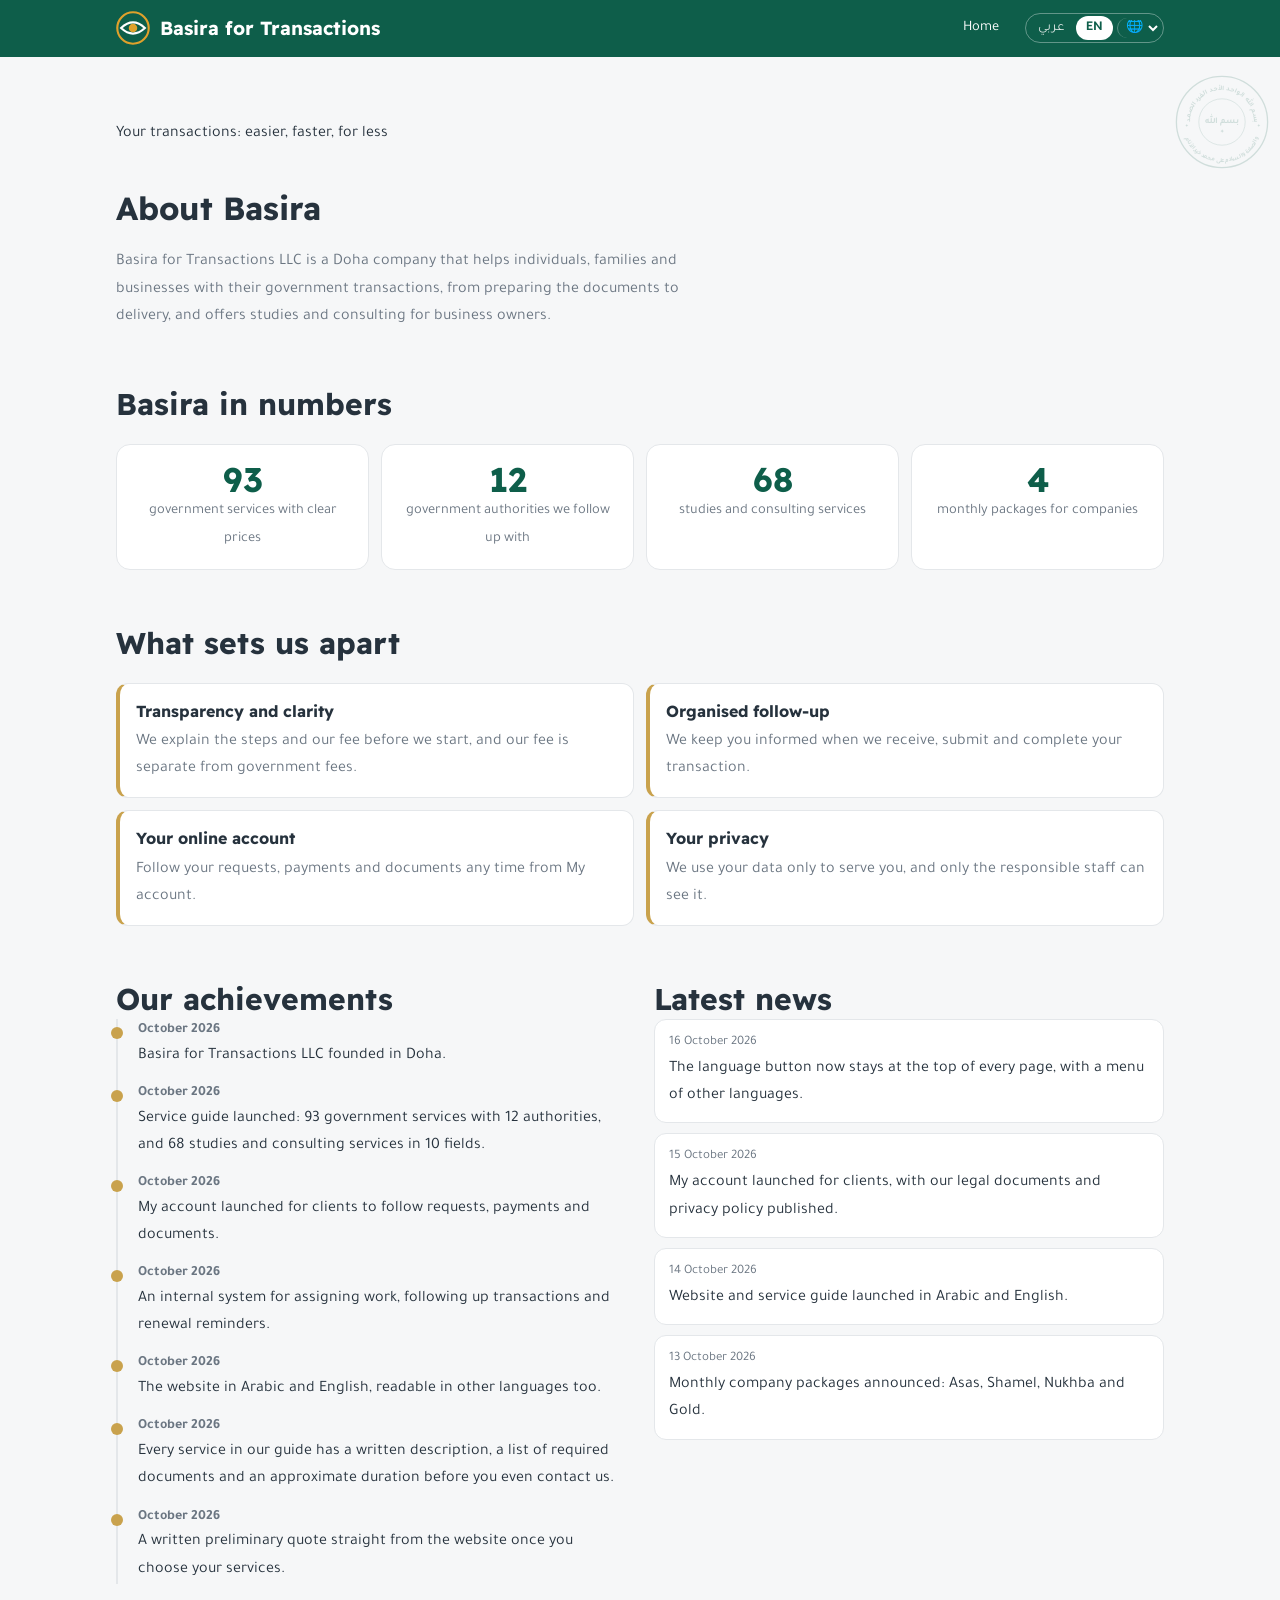
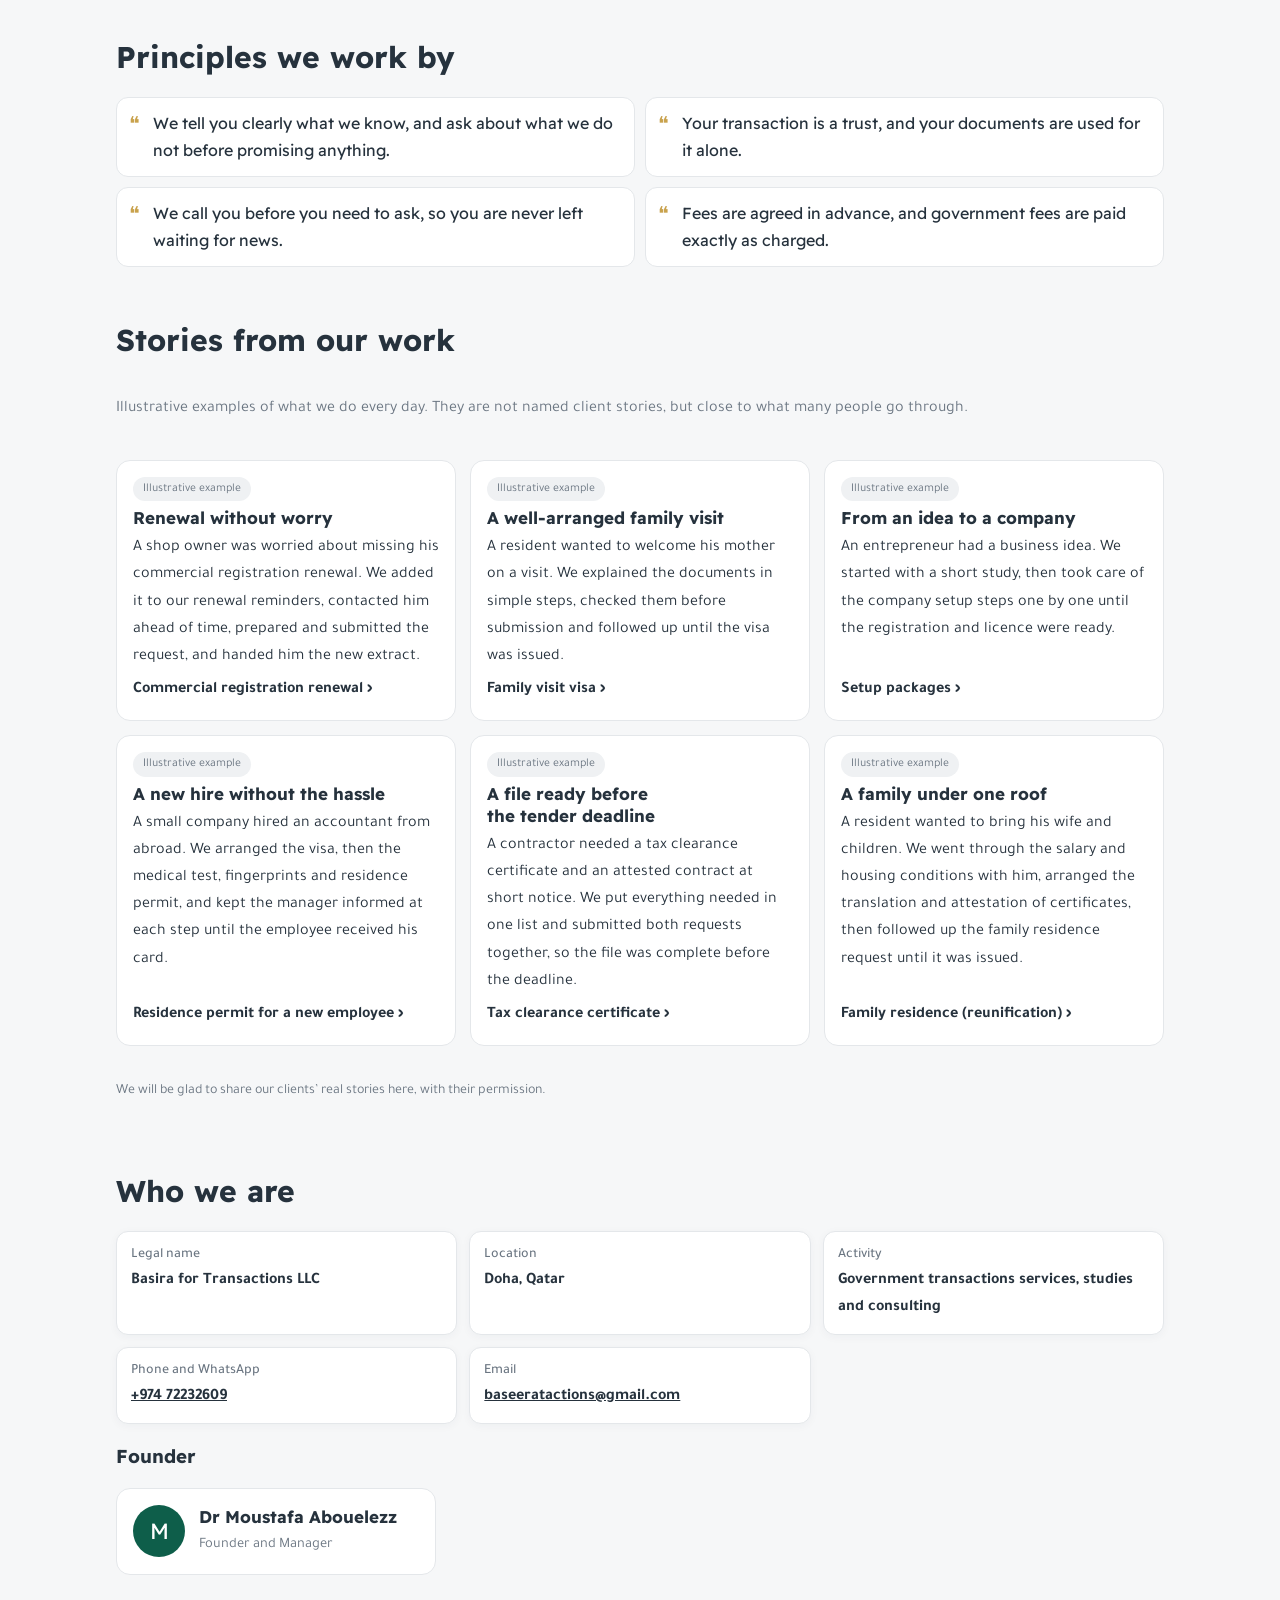
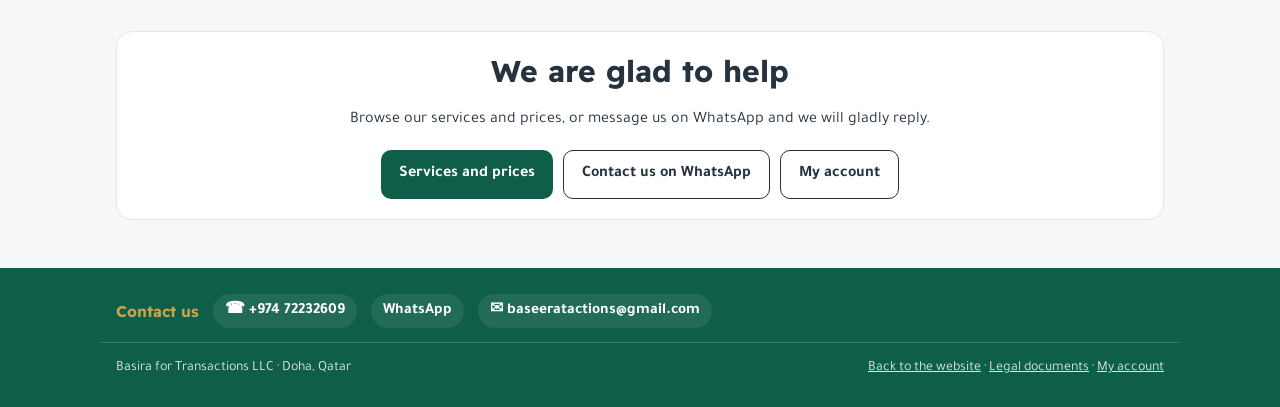
<file: en/about.html>
<!doctype html>
<html lang="en" dir="ltr">
<head>
<meta charset="utf-8">
<meta name="viewport" content="width=device-width, initial-scale=1, viewport-fit=cover">
<title>About Basira | Basira for Transactions</title>
<meta name="description" content="About Basira for Transactions LLC in Doha: who we are, what sets us apart, our achievements and news, and examples from our everyday work.">
<meta name="theme-color" content="#0e5e4a">
<link rel="icon" href="data:image/svg+xml,%3Csvg xmlns='http://www.w3.org/2000/svg' viewBox='0 0 80 80'%3E%3Ccircle cx='40' cy='40' r='36' fill='%230e5e4a'/%3E%3Cpath d='M14 40 Q40 16 66 40 Q40 64 14 40Z' fill='none' stroke='white' stroke-width='5'/%3E%3Ccircle cx='40' cy='40' r='10' fill='%23c9a24d'/%3E%3C/svg%3E">
<link rel="apple-touch-icon" href="../assets/apple-touch-icon.png">
<link rel="manifest" href="../site.webmanifest">
<link rel="canonical" href="https://baseeratactions.github.io/basira/en/about.html">
<link rel="alternate" hreflang="ar" href="https://baseeratactions.github.io/basira/about.html">
<link rel="alternate" hreflang="en" href="https://baseeratactions.github.io/basira/en/about.html">
<link rel="alternate" hreflang="x-default" href="https://baseeratactions.github.io/basira/about.html">
<meta property="og:type" content="website">
<meta property="og:site_name" content="Basira for Transactions">
<meta property="og:title" content="About Basira | Basira for Transactions">
<meta property="og:description" content="About Basira for Transactions LLC in Doha: who we are, what sets us apart, our achievements and news, and examples from our everyday work.">
<meta property="og:url" content="https://baseeratactions.github.io/basira/en/about.html">
<meta property="og:image" content="https://baseeratactions.github.io/basira/assets/og-en.png">
<meta property="og:image:width" content="1200">
<meta property="og:image:height" content="630">
<meta property="og:locale" content="en_US">
<meta property="og:locale:alternate" content="ar_QA">
<meta name="twitter:card" content="summary_large_image">
<link rel="preconnect" href="https://fonts.googleapis.com">
<link rel="preconnect" href="https://fonts.gstatic.com" crossorigin>
<link rel="stylesheet" href="https://fonts.googleapis.com/css2?family=Readex+Pro:wght@500;700&family=Tajawal:wght@400;500;700&display=swap">
<link rel="stylesheet" href="../assets/style.css?v=20261016v">
<script src="../assets/theme.js?v=20261016v"></script>
<script src="../assets/lang.js?v=20261016v" defer></script>
</head>
<body>
<div class="basmala" aria-hidden="true"><svg viewBox="0 0 120 120" width="96" height="96"><defs><path id="bsT" d="M20.6 67 A40 40 0 1 1 99.4 67"/><path id="bsB" d="M12.5 74.5 A49.5 49.5 0 0 0 107.5 74.5"/></defs><circle cx="60" cy="60" r="57" fill="none" stroke="currentColor" stroke-width="1.6"/><circle cx="60" cy="60" r="29" fill="none" stroke="currentColor" stroke-width=".8"/><text font-size="8.6" text-anchor="middle"><textPath href="#bsT" startOffset="50%">بسم الله الواحد الأحد الفرد الصمد</textPath></text><text font-size="7.6" text-anchor="middle"><textPath href="#bsB" startOffset="50%">والصلاة والسلام على محمد خير الأنام</textPath></text><text x="60" y="61" font-size="11" text-anchor="middle">بسم الله</text><text x="60" y="74" font-size="6" text-anchor="middle">✦</text><text x="15" y="66" font-size="5" text-anchor="middle">✦</text><text x="105" y="66" font-size="5" text-anchor="middle">✦</text></svg></div>
<header class="top"><div class="wrap">
  <a class="brand" href="index.html"><svg width="34" height="34" viewBox="0 0 80 80" aria-hidden="true"><circle cx="40" cy="40" r="37" fill="none" stroke="#e0a12b" stroke-width="5"/><path d="M12 40 Q40 14 68 40 Q40 66 12 40Z" fill="none" stroke="currentColor" stroke-width="5"/><circle cx="40" cy="40" r="10" fill="#e0a12b"/></svg>Basira for Transactions</a>
  <div class="plainnav"><a href="index.html">Home</a><a href="../about.html" class="lang" lang="ar">العربية</a></div>
</div></header>
<main class="sec about"><div class="wrap">
<p class="eyebrow">Your transactions: easier, faster, for less</p>
<h1>About Basira</h1>
<p class="lead">Basira for Transactions LLC is a Doha company that helps individuals, families and businesses with their government transactions, from preparing the documents to delivery, and offers studies and consulting for business owners.</p>
<h2>Basira in numbers</h2>
<div class="anums"><div><b class="num">93</b><span>government services with clear prices</span></div><div><b class="num">12</b><span>government authorities we follow up with</span></div><div><b class="num">68</b><span>studies and consulting services</span></div><div><b class="num">4</b><span>monthly packages for companies</span></div></div>
<h2>What sets us apart</h2>
<div class="avals"><div><b>Transparency and clarity</b><span>We explain the steps and our fee before we start, and our fee is separate from government fees.</span></div><div><b>Organised follow-up</b><span>We keep you informed when we receive, submit and complete your transaction.</span></div><div><b>Your online account</b><span>Follow your requests, payments and documents any time from My account.</span></div><div><b>Your privacy</b><span>We use your data only to serve you, and only the responsible staff can see it.</span></div></div>
<div class="acols"><section><h2>Our achievements</h2><ol class="timeline"><li><b>October 2026</b><span>Basira for Transactions LLC founded in Doha.</span></li><li><b>October 2026</b><span>Service guide launched: 93 government services with 12 authorities, and 68 studies and consulting services in 10 fields.</span></li><li><b>October 2026</b><span>My account launched for clients to follow requests, payments and documents.</span></li><li><b>October 2026</b><span>An internal system for assigning work, following up transactions and renewal reminders.</span></li><li><b>October 2026</b><span>The website in Arabic and English, readable in other languages too.</span></li><li><b>October 2026</b><span>Every service in our guide has a written description, a list of required documents and an approximate duration before you even contact us.</span></li><li><b>October 2026</b><span>A written preliminary quote straight from the website once you choose your services.</span></li></ol></section>
<section><h2>Latest news</h2><ul class="anews"><li><time>16 October 2026</time><span>The language button now stays at the top of every page, with a menu of other languages.</span></li><li><time>15 October 2026</time><span>My account launched for clients, with our legal documents and privacy policy published.</span></li><li><time>14 October 2026</time><span>Website and service guide launched in Arabic and English.</span></li><li><time>13 October 2026</time><span>Monthly company packages announced: Asas, Shamel, Nukhba and Gold.</span></li></ul></section></div>
<h2>Principles we work by</h2>
<ul class="aprin"><li>We tell you clearly what we know, and ask about what we do not before promising anything.</li><li>Your transaction is a trust, and your documents are used for it alone.</li><li>We call you before you need to ask, so you are never left waiting for news.</li><li>Fees are agreed in advance, and government fees are paid exactly as charged.</li></ul>
<h2>Stories from our work</h2>
<p class="mute">Illustrative examples of what we do every day. They are not named client stories, but close to what many people go through.</p>
<div class="stories"><article class="story"><span class="stag">Illustrative example</span><h3>Renewal without worry</h3><p>A shop owner was worried about missing his commercial registration renewal. We added it to our renewal reminders, contacted him ahead of time, prepared and submitted the request, and handed him the new extract.</p><a href="index.html#svc=MC-03">Commercial registration renewal ›</a></article><article class="story"><span class="stag">Illustrative example</span><h3>A well-arranged family visit</h3><p>A resident wanted to welcome his mother on a visit. We explained the documents in simple steps, checked them before submission and followed up until the visa was issued.</p><a href="index.html#svc=MI-11">Family visit visa ›</a></article><article class="story"><span class="stag">Illustrative example</span><h3>From an idea to a company</h3><p>An entrepreneur had a business idea. We started with a short study, then took care of the company setup steps one by one until the registration and licence were ready.</p><a href="index.html#packages">Setup packages ›</a></article><article class="story"><span class="stag">Illustrative example</span><h3>A new hire without the hassle</h3><p>A small company hired an accountant from abroad. We arranged the visa, then the medical test, fingerprints and residence permit, and kept the manager informed at each step until the employee received his card.</p><a href="index.html#svc=MI-04">Residence permit for a new employee ›</a></article><article class="story"><span class="stag">Illustrative example</span><h3>A file ready before the tender deadline</h3><p>A contractor needed a tax clearance certificate and an attested contract at short notice. We put everything needed in one list and submitted both requests together, so the file was complete before the deadline.</p><a href="index.html#svc=TX-03">Tax clearance certificate ›</a></article><article class="story"><span class="stag">Illustrative example</span><h3>A family under one roof</h3><p>A resident wanted to bring his wife and children. We went through the salary and housing conditions with him, arranged the translation and attestation of certificates, then followed up the family residence request until it was issued.</p><a href="index.html#svc=MI-12">Family residence (reunification) ›</a></article></div>
<!-- Real client stories: add them here as <article class="story"> blocks once the client agrees, without the "illustrative" tag. -->
<p class="mute sm">We will be glad to share our clients’ real stories here, with their permission.</p>
<h2>Who we are</h2>
<div class="facts2">
<div><b>Legal name</b><span>Basira for Transactions LLC</span></div>
<div><b>Location</b><span>Doha, Qatar</span></div>
<div><b>Activity</b><span>Government transactions services, studies and consulting</span></div>
<div><b>Phone and WhatsApp</b><span><a href="tel:+97472232609" dir="ltr">+974 72232609</a></span></div>
<div><b>Email</b><span><a href="mailto:baseeratactions@gmail.com" dir="ltr">baseeratactions@gmail.com</a></span></div>
</div>
<h3>Founder</h3>
<div class="founder"><span class="av" aria-hidden="true">M</span><div><b>Dr Moustafa Abouelezz</b><span>Founder and Manager</span></div></div>
<div class="acta"><h2>We are glad to help</h2><p>Browse our services and prices, or message us on WhatsApp and we will gladly reply.</p><div class="cta"><a class="btn pri" href="index.html#services">Services and prices</a><a class="btn ghost" href="https://wa.me/97472232609" target="_blank" rel="noopener">Contact us on WhatsApp</a><a class="btn ghost" href="portal.html">My account</a></div></div>
</div></main>
<footer><div class="wrap fc"><b>Contact us</b><a href="tel:+97472232609" dir="ltr">☎ +974 72232609</a><a href="https://wa.me/97472232609" target="_blank" rel="noopener">WhatsApp</a><a href="mailto:baseeratactions@gmail.com" dir="ltr">✉ baseeratactions@gmail.com</a></div><div class="wrap"><span>Basira for Transactions LLC · Doha, Qatar</span><span><a href="index.html">Back to the website</a> · <a href="legal.html">Legal documents</a> · <a href="portal.html">My account</a></span></div></footer>
<script src="../assets/sitetext.js?v=20261016v"></script>
</body></html>
</file>
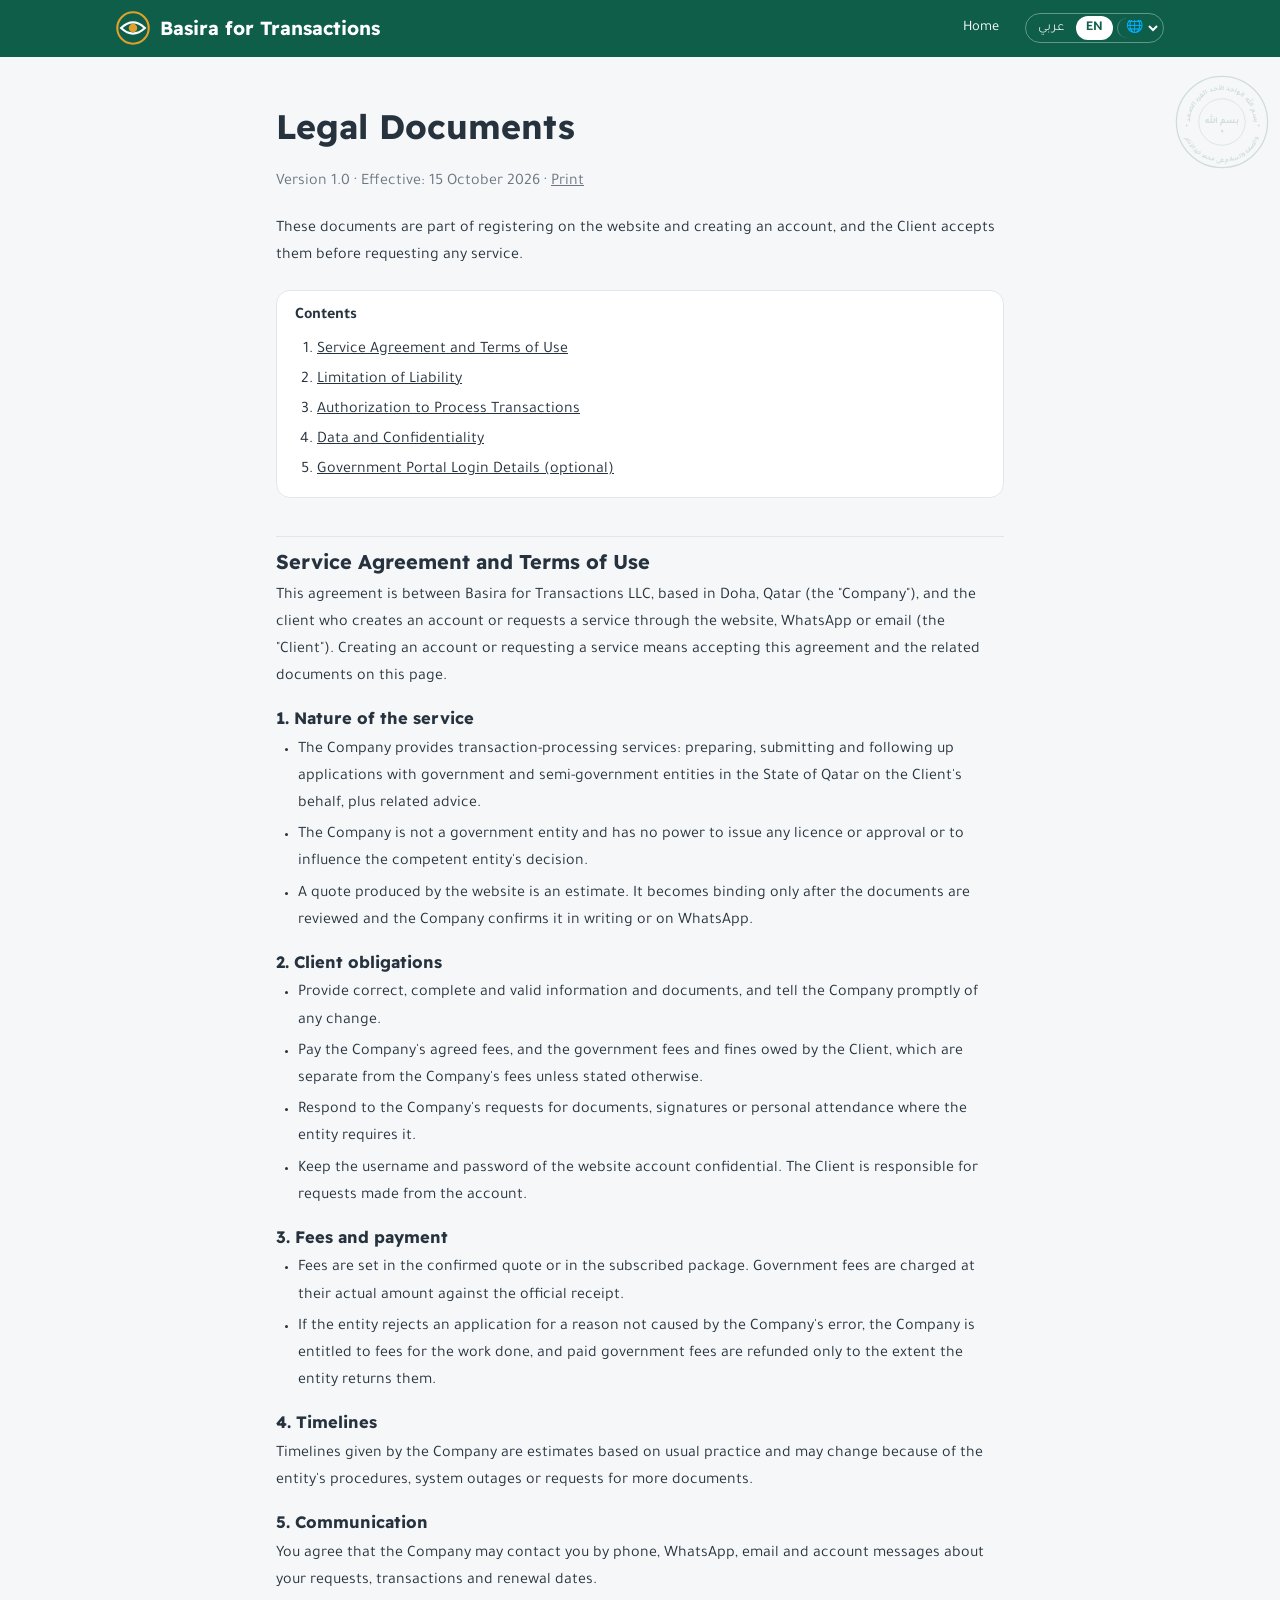
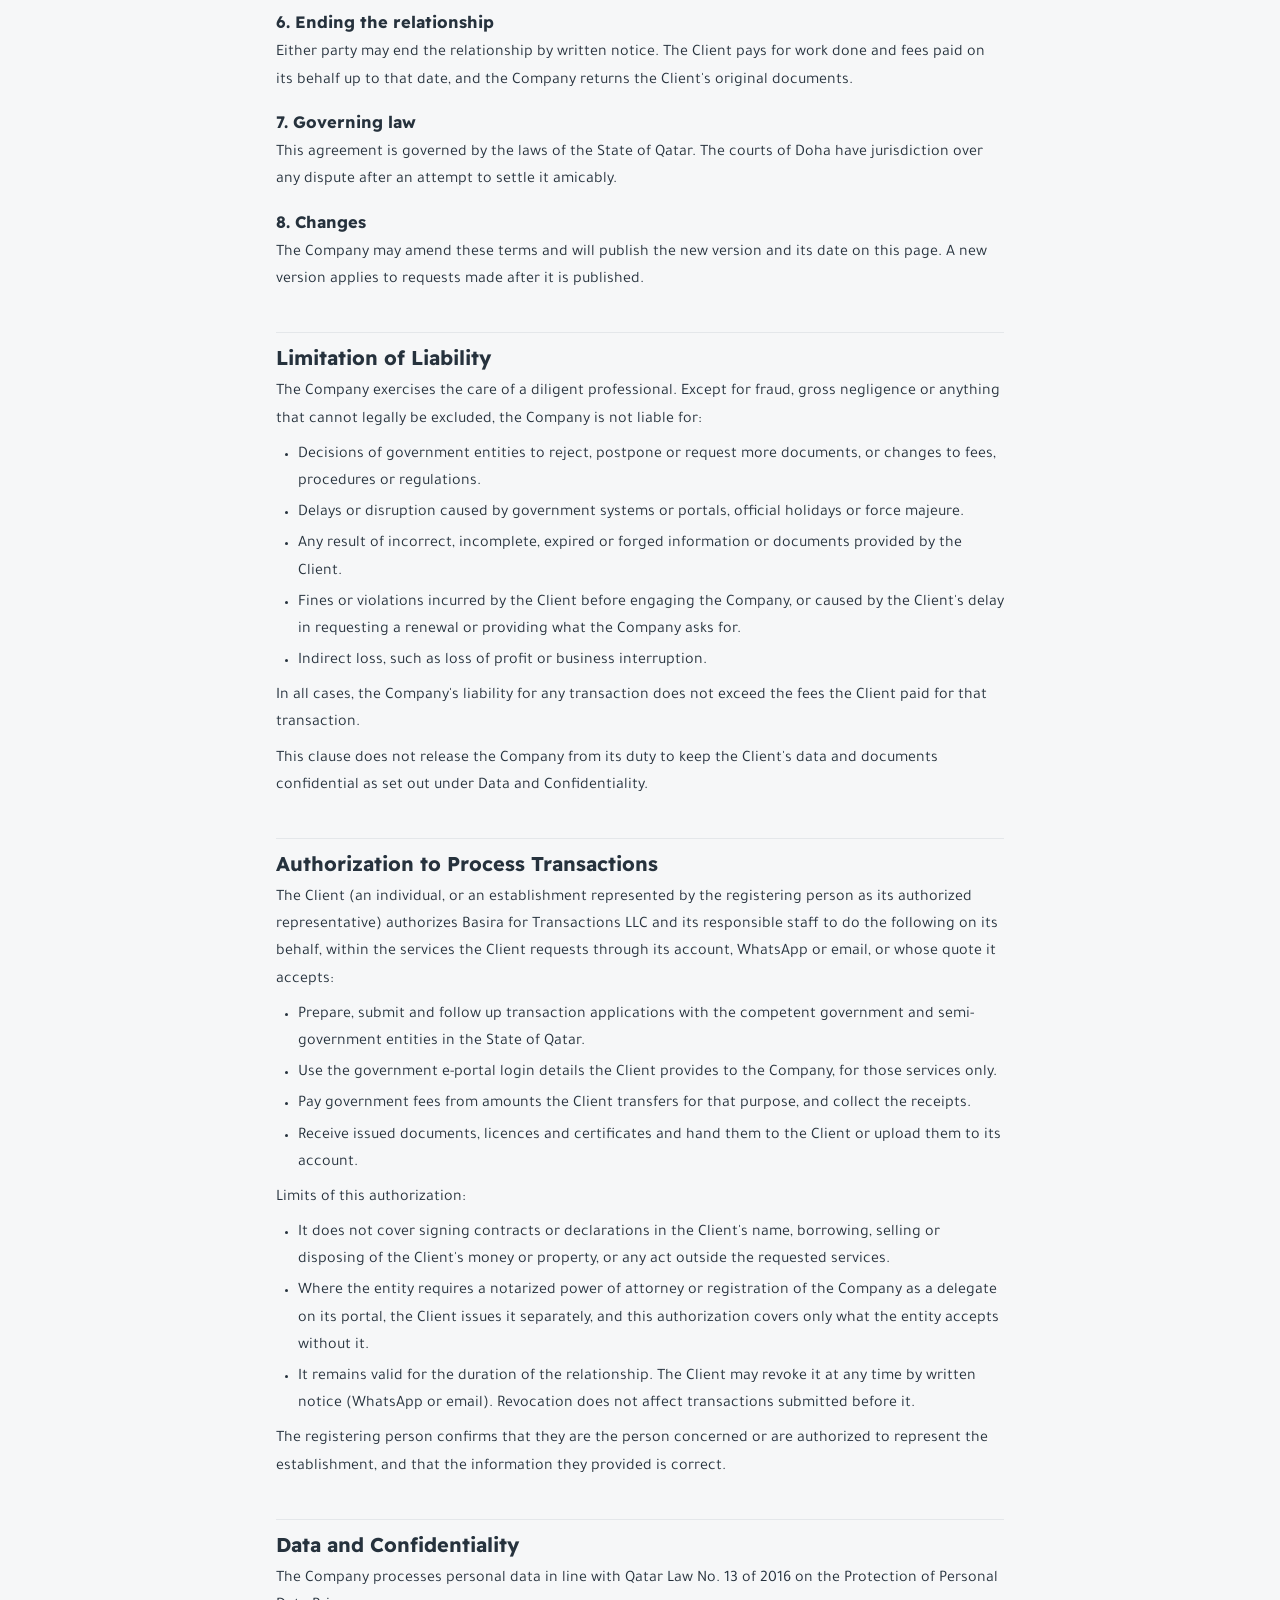
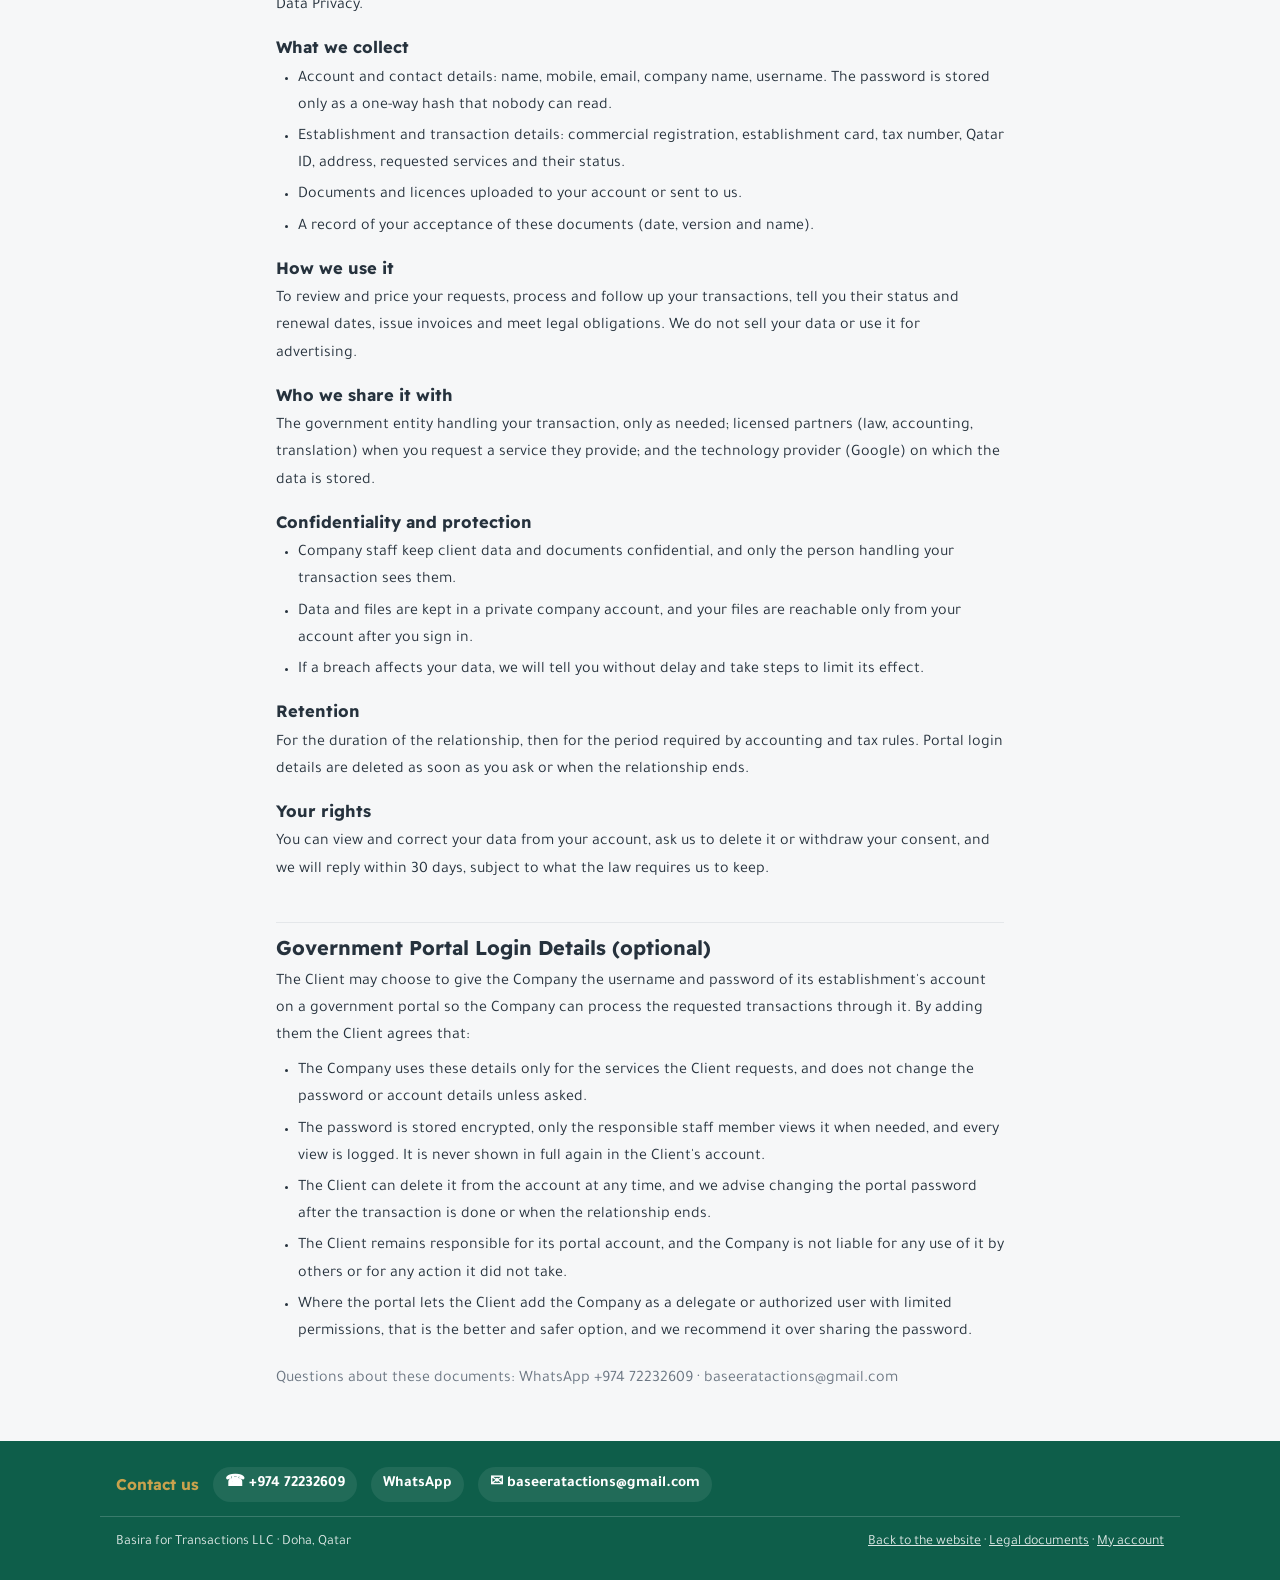
<file: en/legal.html>
<!doctype html>
<html lang="en" dir="ltr">
<head>
<meta charset="utf-8">
<meta name="viewport" content="width=device-width, initial-scale=1, viewport-fit=cover">
<title>Legal Documents | Basira for Transactions</title>
<meta name="description" content="Legal documents of Basira for Transactions: service agreement, limitation of liability, authorization, and data and confidentiality.">
<meta name="theme-color" content="#0e5e4a">
<link rel="icon" href="data:image/svg+xml,%3Csvg xmlns='http://www.w3.org/2000/svg' viewBox='0 0 80 80'%3E%3Ccircle cx='40' cy='40' r='36' fill='%230e5e4a'/%3E%3Cpath d='M14 40 Q40 16 66 40 Q40 64 14 40Z' fill='none' stroke='white' stroke-width='5'/%3E%3Ccircle cx='40' cy='40' r='10' fill='%23c9a24d'/%3E%3C/svg%3E">
<link rel="apple-touch-icon" href="../assets/apple-touch-icon.png">
<link rel="manifest" href="../site.webmanifest">
<link rel="canonical" href="https://baseeratactions.github.io/basira/en/legal.html">
<link rel="alternate" hreflang="ar" href="https://baseeratactions.github.io/basira/legal.html">
<link rel="alternate" hreflang="en" href="https://baseeratactions.github.io/basira/en/legal.html">
<link rel="alternate" hreflang="x-default" href="https://baseeratactions.github.io/basira/legal.html">
<meta property="og:type" content="website">
<meta property="og:site_name" content="Basira for Transactions">
<meta property="og:title" content="Legal Documents | Basira for Transactions">
<meta property="og:description" content="Legal documents of Basira for Transactions: service agreement, limitation of liability, authorization, and data and confidentiality.">
<meta property="og:url" content="https://baseeratactions.github.io/basira/en/legal.html">
<meta property="og:image" content="https://baseeratactions.github.io/basira/assets/og-en.png">
<meta property="og:image:width" content="1200">
<meta property="og:image:height" content="630">
<meta property="og:locale" content="en_US">
<meta property="og:locale:alternate" content="ar_QA">
<meta name="twitter:card" content="summary_large_image">
<link rel="preconnect" href="https://fonts.googleapis.com">
<link rel="preconnect" href="https://fonts.gstatic.com" crossorigin>
<link rel="stylesheet" href="https://fonts.googleapis.com/css2?family=Readex+Pro:wght@500;700&family=Tajawal:wght@400;500;700&display=swap">
<link rel="stylesheet" href="../assets/style.css?v=20261016v">
<script src="../assets/theme.js?v=20261016v"></script>
<script src="../assets/lang.js?v=20261016v" defer></script>
</head>
<body>
<div class="basmala" aria-hidden="true"><svg viewBox="0 0 120 120" width="96" height="96"><defs><path id="bsT" d="M20.6 67 A40 40 0 1 1 99.4 67"/><path id="bsB" d="M12.5 74.5 A49.5 49.5 0 0 0 107.5 74.5"/></defs><circle cx="60" cy="60" r="57" fill="none" stroke="currentColor" stroke-width="1.6"/><circle cx="60" cy="60" r="29" fill="none" stroke="currentColor" stroke-width=".8"/><text font-size="8.6" text-anchor="middle"><textPath href="#bsT" startOffset="50%">بسم الله الواحد الأحد الفرد الصمد</textPath></text><text font-size="7.6" text-anchor="middle"><textPath href="#bsB" startOffset="50%">والصلاة والسلام على محمد خير الأنام</textPath></text><text x="60" y="61" font-size="11" text-anchor="middle">بسم الله</text><text x="60" y="74" font-size="6" text-anchor="middle">✦</text><text x="15" y="66" font-size="5" text-anchor="middle">✦</text><text x="105" y="66" font-size="5" text-anchor="middle">✦</text></svg></div>
<header class="top"><div class="wrap">
  <a class="brand" href="index.html"><svg width="34" height="34" viewBox="0 0 80 80" aria-hidden="true"><circle cx="40" cy="40" r="37" fill="none" stroke="#e0a12b" stroke-width="5"/><path d="M12 40 Q40 14 68 40 Q40 66 12 40Z" fill="none" stroke="currentColor" stroke-width="5"/><circle cx="40" cy="40" r="10" fill="#e0a12b"/></svg>Basira for Transactions</a>
  <div class="plainnav"><a href="index.html">Home</a><a href="../legal.html" class="lang" lang="ar">العربية</a></div>
</div></header>
<main class="sec"><div class="wrap doc legal">
<h1>Legal Documents</h1>
<p class="mute">Version 1.0 · Effective: 15 October 2026 · <button class="linkbtn" type="button" onclick="print()">Print</button></p>
<p>These documents are part of registering on the website and creating an account, and the Client accepts them before requesting any service.</p>
<nav class="ltoc" aria-label="Contents"><b>Contents</b><ol><li><a href="#terms">Service Agreement and Terms of Use</a></li><li><a href="#liability">Limitation of Liability</a></li><li><a href="#authorization">Authorization to Process Transactions</a></li><li><a href="#privacy">Data and Confidentiality</a></li><li><a href="#credentials">Government Portal Login Details (optional)</a></li></ol></nav>
<section id="terms"><h2>Service Agreement and Terms of Use</h2>
<p>This agreement is between Basira for Transactions LLC, based in Doha, Qatar (the &quot;Company&quot;), and the client who creates an account or requests a service through the website, WhatsApp or email (the &quot;Client&quot;). Creating an account or requesting a service means accepting this agreement and the related documents on this page.</p>
<h3>1. Nature of the service</h3>
<ul>
<li>The Company provides transaction-processing services: preparing, submitting and following up applications with government and semi-government entities in the State of Qatar on the Client&#x27;s behalf, plus related advice.</li>
<li>The Company is not a government entity and has no power to issue any licence or approval or to influence the competent entity&#x27;s decision.</li>
<li>A quote produced by the website is an estimate. It becomes binding only after the documents are reviewed and the Company confirms it in writing or on WhatsApp.</li>
</ul>
<h3>2. Client obligations</h3>
<ul>
<li>Provide correct, complete and valid information and documents, and tell the Company promptly of any change.</li>
<li>Pay the Company&#x27;s agreed fees, and the government fees and fines owed by the Client, which are separate from the Company&#x27;s fees unless stated otherwise.</li>
<li>Respond to the Company&#x27;s requests for documents, signatures or personal attendance where the entity requires it.</li>
<li>Keep the username and password of the website account confidential. The Client is responsible for requests made from the account.</li>
</ul>
<h3>3. Fees and payment</h3>
<ul>
<li>Fees are set in the confirmed quote or in the subscribed package. Government fees are charged at their actual amount against the official receipt.</li>
<li>If the entity rejects an application for a reason not caused by the Company&#x27;s error, the Company is entitled to fees for the work done, and paid government fees are refunded only to the extent the entity returns them.</li>
</ul>
<h3>4. Timelines</h3>
<p>Timelines given by the Company are estimates based on usual practice and may change because of the entity&#x27;s procedures, system outages or requests for more documents.</p>
<h3>5. Communication</h3>
<p>You agree that the Company may contact you by phone, WhatsApp, email and account messages about your requests, transactions and renewal dates.</p>
<h3>6. Ending the relationship</h3>
<p>Either party may end the relationship by written notice. The Client pays for work done and fees paid on its behalf up to that date, and the Company returns the Client&#x27;s original documents.</p>
<h3>7. Governing law</h3>
<p>This agreement is governed by the laws of the State of Qatar. The courts of Doha have jurisdiction over any dispute after an attempt to settle it amicably.</p>
<h3>8. Changes</h3>
<p>The Company may amend these terms and will publish the new version and its date on this page. A new version applies to requests made after it is published.</p>
</section>
<section id="liability"><h2>Limitation of Liability</h2>
<p>The Company exercises the care of a diligent professional. Except for fraud, gross negligence or anything that cannot legally be excluded, the Company is not liable for:</p>
<ul>
<li>Decisions of government entities to reject, postpone or request more documents, or changes to fees, procedures or regulations.</li>
<li>Delays or disruption caused by government systems or portals, official holidays or force majeure.</li>
<li>Any result of incorrect, incomplete, expired or forged information or documents provided by the Client.</li>
<li>Fines or violations incurred by the Client before engaging the Company, or caused by the Client&#x27;s delay in requesting a renewal or providing what the Company asks for.</li>
<li>Indirect loss, such as loss of profit or business interruption.</li>
</ul>
<p>In all cases, the Company&#x27;s liability for any transaction does not exceed the fees the Client paid for that transaction.</p>
<p>This clause does not release the Company from its duty to keep the Client&#x27;s data and documents confidential as set out under Data and Confidentiality.</p>
</section>
<section id="authorization"><h2>Authorization to Process Transactions</h2>
<p>The Client (an individual, or an establishment represented by the registering person as its authorized representative) authorizes Basira for Transactions LLC and its responsible staff to do the following on its behalf, within the services the Client requests through its account, WhatsApp or email, or whose quote it accepts:</p>
<ul>
<li>Prepare, submit and follow up transaction applications with the competent government and semi-government entities in the State of Qatar.</li>
<li>Use the government e-portal login details the Client provides to the Company, for those services only.</li>
<li>Pay government fees from amounts the Client transfers for that purpose, and collect the receipts.</li>
<li>Receive issued documents, licences and certificates and hand them to the Client or upload them to its account.</li>
</ul>
<p>Limits of this authorization:</p>
<ul>
<li>It does not cover signing contracts or declarations in the Client&#x27;s name, borrowing, selling or disposing of the Client&#x27;s money or property, or any act outside the requested services.</li>
<li>Where the entity requires a notarized power of attorney or registration of the Company as a delegate on its portal, the Client issues it separately, and this authorization covers only what the entity accepts without it.</li>
<li>It remains valid for the duration of the relationship. The Client may revoke it at any time by written notice (WhatsApp or email). Revocation does not affect transactions submitted before it.</li>
</ul>
<p>The registering person confirms that they are the person concerned or are authorized to represent the establishment, and that the information they provided is correct.</p>
</section>
<section id="privacy"><h2>Data and Confidentiality</h2>
<p>The Company processes personal data in line with Qatar Law No. 13 of 2016 on the Protection of Personal Data Privacy.</p>
<h3>What we collect</h3>
<ul>
<li>Account and contact details: name, mobile, email, company name, username. The password is stored only as a one-way hash that nobody can read.</li>
<li>Establishment and transaction details: commercial registration, establishment card, tax number, Qatar ID, address, requested services and their status.</li>
<li>Documents and licences uploaded to your account or sent to us.</li>
<li>A record of your acceptance of these documents (date, version and name).</li>
</ul>
<h3>How we use it</h3>
<p>To review and price your requests, process and follow up your transactions, tell you their status and renewal dates, issue invoices and meet legal obligations. We do not sell your data or use it for advertising.</p>
<h3>Who we share it with</h3>
<p>The government entity handling your transaction, only as needed; licensed partners (law, accounting, translation) when you request a service they provide; and the technology provider (Google) on which the data is stored.</p>
<h3>Confidentiality and protection</h3>
<ul>
<li>Company staff keep client data and documents confidential, and only the person handling your transaction sees them.</li>
<li>Data and files are kept in a private company account, and your files are reachable only from your account after you sign in.</li>
<li>If a breach affects your data, we will tell you without delay and take steps to limit its effect.</li>
</ul>
<h3>Retention</h3>
<p>For the duration of the relationship, then for the period required by accounting and tax rules. Portal login details are deleted as soon as you ask or when the relationship ends.</p>
<h3>Your rights</h3>
<p>You can view and correct your data from your account, ask us to delete it or withdraw your consent, and we will reply within 30 days, subject to what the law requires us to keep.</p>
</section>
<section id="credentials"><h2>Government Portal Login Details (optional)</h2>
<p>The Client may choose to give the Company the username and password of its establishment&#x27;s account on a government portal so the Company can process the requested transactions through it. By adding them the Client agrees that:</p>
<ul>
<li>The Company uses these details only for the services the Client requests, and does not change the password or account details unless asked.</li>
<li>The password is stored encrypted, only the responsible staff member views it when needed, and every view is logged. It is never shown in full again in the Client&#x27;s account.</li>
<li>The Client can delete it from the account at any time, and we advise changing the portal password after the transaction is done or when the relationship ends.</li>
<li>The Client remains responsible for its portal account, and the Company is not liable for any use of it by others or for any action it did not take.</li>
<li>Where the portal lets the Client add the Company as a delegate or authorized user with limited permissions, that is the better and safer option, and we recommend it over sharing the password.</li>
</ul>
</section>
<p class="mute">Questions about these documents: WhatsApp +974 72232609 · baseeratactions@gmail.com</p>
</div></main>
<footer><div class="wrap fc"><b>Contact us</b><a href="tel:+97472232609" dir="ltr">☎ +974 72232609</a><a href="https://wa.me/97472232609" target="_blank" rel="noopener">WhatsApp</a><a href="mailto:baseeratactions@gmail.com" dir="ltr">✉ baseeratactions@gmail.com</a></div><div class="wrap"><span>Basira for Transactions LLC · Doha, Qatar</span><span><a href="index.html">Back to the website</a> · <a href="legal.html">Legal documents</a> · <a href="portal.html">My account</a></span></div></footer>
<script src="../assets/sitetext.js?v=20261016v"></script>
</body></html>
</file>
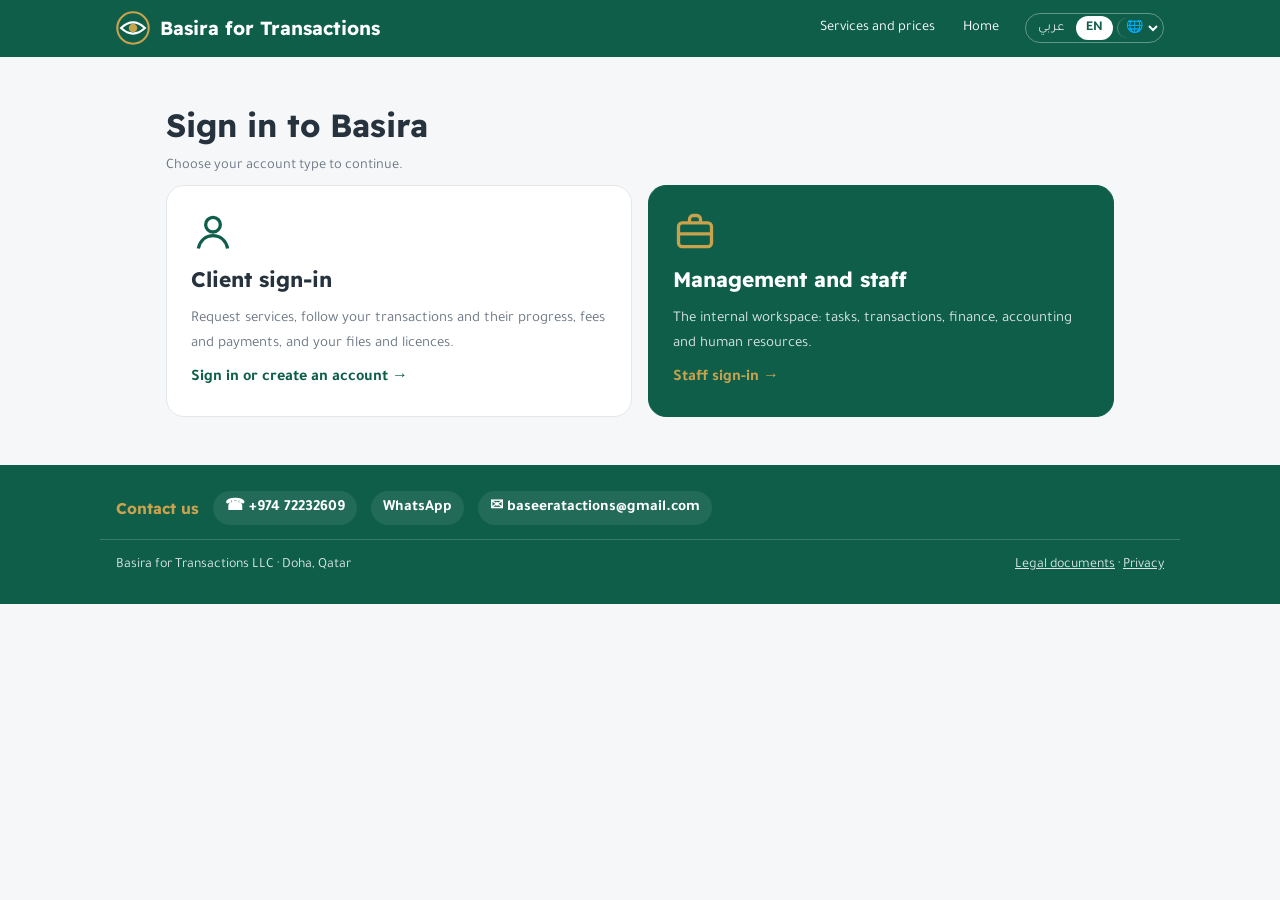
<file: en/portal.html>
<!doctype html>
<html lang="en" dir="ltr">
<head>
<meta charset="utf-8">
<meta name="viewport" content="width=device-width, initial-scale=1, viewport-fit=cover">
<title>My account | Basira for Transactions</title>
<meta name="description" content="Create an account for your company, or sign in, to request services, follow your requests and transactions, and download your licences and documents.">
<meta name="robots" content="noindex">
<meta name="theme-color" content="#0e5e4a">
<link rel="icon" href="data:image/svg+xml,%3Csvg xmlns='http://www.w3.org/2000/svg' viewBox='0 0 80 80'%3E%3Ccircle cx='40' cy='40' r='36' fill='%230e5e4a'/%3E%3Cpath d='M14 40 Q40 16 66 40 Q40 64 14 40Z' fill='none' stroke='white' stroke-width='5'/%3E%3Ccircle cx='40' cy='40' r='10' fill='%23c9a24d'/%3E%3C/svg%3E">
<link rel="apple-touch-icon" href="../assets/apple-touch-icon.png">
<link rel="manifest" href="../site.webmanifest">
<link rel="preconnect" href="https://fonts.googleapis.com">
<link rel="preconnect" href="https://fonts.gstatic.com" crossorigin>
<link rel="stylesheet" href="https://fonts.googleapis.com/css2?family=Readex+Pro:wght@500;700&family=Tajawal:wght@400;500;700&display=swap">
<link rel="stylesheet" href="../assets/style.css?v=20261016v">
<script src="../assets/theme.js?v=20261016v"></script>
<script src="../assets/lang.js?v=20261016v" defer></script>
</head>
<body class="portal-page">
<header class="top"><div class="wrap">
  <a class="brand" href="index.html"><svg width="34" height="34" viewBox="0 0 80 80" aria-hidden="true"><circle cx="40" cy="40" r="37" fill="none" stroke="#c9a24d" stroke-width="5"/><path d="M12 40 Q40 14 68 40 Q40 66 12 40Z" fill="none" stroke="currentColor" stroke-width="5"/><circle cx="40" cy="40" r="10" fill="#c9a24d"/></svg>Basira for Transactions</a>
  <div class="plainnav"><a href="index.html#services">Services and prices</a><a href="index.html">Home</a><button type="button" class="linkbtn" id="logout" hidden>Sign out</button><a href="../portal.html" class="lang" lang="ar">العربية</a></div>
</div></header>
<main class="sec"><div class="wrap portal">
<div id="noApi" class="pnote" hidden><b>Accounts open once the client system is running</b><p>We are still preparing client accounts. In the meantime, we are glad to take your requests and keep you updated on WhatsApp.</p><div class="pbtns"><a class="btn sm pri" href="https://wa.me/97472232609" target="_blank" rel="noopener">Chat on WhatsApp</a></div></div>

<section id="auth">
  <div id="gate">
  <h1>Sign in to Basira</h1>
  <p class="lead sm">Choose your account type to continue.</p>
  <div class="gate">
    <button type="button" class="gcard" data-gate="client"><svg width="44" height="44" viewBox="0 0 24 24" aria-hidden="true"><circle cx="12" cy="8" r="4" fill="none" stroke="currentColor" stroke-width="1.8"/><path d="M4 21c1-4.5 4.2-7 8-7s7 2.5 8 7" fill="none" stroke="currentColor" stroke-width="1.8"/></svg>
      <b>Client sign-in</b><span>Request services, follow your transactions and their progress, fees and payments, and your files and licences.</span><em>Sign in or create an account</em></button>
    <button type="button" class="gcard staff" data-gate="admin"><svg width="44" height="44" viewBox="0 0 24 24" aria-hidden="true"><rect x="3" y="7" width="18" height="13" rx="2" fill="none" stroke="currentColor" stroke-width="1.8"/><path d="M9 7V5a2 2 0 0 1 2-2h2a2 2 0 0 1 2 2v2M3 13h18" fill="none" stroke="currentColor" stroke-width="1.8"/></svg>
      <b>Management and staff</b><span>The internal workspace: tasks, transactions, finance, accounting and human resources.</span><em>Staff sign-in</em></button>
  </div>
  </div>
  <div id="gateBack" class="gateback" hidden><button type="button" class="linkbtn" id="gBack">Change account type</button><b id="gWho"></b></div>
  <form id="adminF" class="panel" hidden novalidate>
    <h2 class="full">Management and staff</h2>
    <p class="full mute sm">Sign-in for the manager and staff to the management dashboard.</p>
    <label class="full">Username<input id="aUser" autocomplete="username" dir="ltr" required></label>
    <label class="full">Password<input id="aPass" type="password" autocomplete="current-password" dir="ltr" required></label>
    <span class="err full" id="aErr" role="alert"></span>
    <div class="contact full"><button class="btn pri" type="submit">Open the management dashboard</button></div>
  </form>
  <div id="clientAuth" hidden>
  <h2>Client sign-in</h2>
  <p class="lead sm">Create an account for your company, or sign in, to request services, follow your requests and transactions, and download your licences and documents.</p>
  <div class="ptabs" role="tablist"><button type="button" role="tab" id="tLogin" aria-selected="true">Sign in</button><button type="button" role="tab" id="tSign" aria-selected="false">Create an account</button></div>
  <form id="loginF" class="panel" novalidate>
    <label class="full">Username or mobile number<input id="lUser" autocomplete="username" dir="ltr" required></label>
    <label class="full">Password<input id="lPass" type="password" autocomplete="current-password" dir="ltr" required></label>
    <span class="err full" id="lErr" role="alert"></span>
    <div class="contact full"><button class="btn pri" type="submit">Sign in</button><button class="linkbtn sm" type="button" id="forgot">Forgot your password?</button></div>
  </form>
  <form id="forgotF" class="panel" hidden novalidate>
    <h3 class="full">Reset your password</h3>
    <p class="full mute sm" id="fgP">Type your username or mobile number and we will send a 6-digit code to the email on your account.</p>
    <label class="full">Username or mobile number<input id="fUser" autocomplete="username" dir="ltr" required></label>
    <div class="full g2" id="fgStep2" hidden>
      <label class="full">The code sent to your email<input id="fCode" inputmode="numeric" autocomplete="one-time-code" maxlength="6" dir="ltr"></label>
      <label>New password<input id="fPass" type="password" autocomplete="new-password" dir="ltr" minlength="8"></label>
      <label>Confirm the password<input id="fPass2" type="password" autocomplete="new-password" dir="ltr" minlength="8"></label>
    </div>
    <span class="err full" id="fErr" role="alert"></span>
    <div class="contact full"><button class="btn pri" type="submit" id="fBtn">Send the code</button><button class="linkbtn sm" type="button" id="fBack">Back to sign in</button><a class="sm" href="https://wa.me/97472232609" target="_blank" rel="noopener">No email on your account? Message us on WhatsApp</a></div>
  </form>
  <form id="signF" class="panel" hidden novalidate>
    <h3 class="full">1. Contact person</h3>
    <label>Full name<input id="sName" autocomplete="name" required></label>
    <label>Mobile number<input id="sPhone" inputmode="tel" dir="ltr" placeholder="5XXXXXXX" required></label>
    <label class="full">Email (optional, for confirmations)<input id="sMail" type="email" inputmode="email" autocomplete="email" dir="ltr"></label>
    <h3 class="full">2. Company details (leave empty if you are an individual)</h3>
    <label class="full">Company name as on the commercial registration<input id="sCo" autocomplete="organization"></label>
    <label>Commercial registration no.<input id="sCr" dir="ltr"></label>
    <label>Establishment card no.<input id="sEst" dir="ltr"></label>
    <label>Tax number<input id="sTax" dir="ltr"></label>
    <label>Qatar ID (optional)<input id="sQid" inputmode="numeric" dir="ltr"></label>
    <label class="full">Address<input id="sAddr" autocomplete="street-address"></label>
    <h3 class="full">3. Sign-in details</h3>
    <label class="full">Username<input id="sUser" autocomplete="username" dir="ltr" required><span class="mute sm">4 to 30 English letters or digits; _ and . are allowed</span></label>
    <label>Password<input id="sPass" type="password" autocomplete="new-password" dir="ltr" required><span class="mute sm">At least 8 characters</span></label>
    <label>Confirm password<input id="sPass2" type="password" autocomplete="new-password" dir="ltr" required></label>
    <h3 class="full">4. Agreement and authorization</h3>
    <div class="legalbox full"><p>By creating the account you accept the following documents, which you can read and print at any time:</p><ul><li>Service agreement and terms of use</li><li>Limitation of liability: government decisions and timing rest with the authorities, and the accuracy of the information provided rests with whoever provides it</li><li>Authorization to process the transactions you request on behalf of you or your establishment</li><li>Data and confidentiality: your data is kept safe, only the responsible staff member sees it, and we never sell it</li></ul><a href="legal.html" target="_blank" rel="noopener">Read the full documents</a></div>
    <label class="agree full"><input type="checkbox" id="sOk"><span class="agt">I have read and accept the documents, and I authorize Basira for Transactions LLC to process the transactions I request on behalf of me or the establishment I represent.</span></label>
    <label class="full">Type your full name as a signature<input id="sSign" autocomplete="name"></label>
    <input id="sHp" class="hp" tabindex="-1" autocomplete="off" aria-hidden="true">
    <span class="err full" id="sErr" role="alert"></span>
    <div class="contact full"><button class="btn pri" type="submit">Create account</button></div>
  </form>
  </div>
</section>

<section id="dash" hidden>
  <div class="dhead"><div><h2 id="dName" class="h1"></h2><p class="mute sm" id="dMeta"></p></div><div class="contact"><button type="button" class="btn sm pri" id="goNew">New service request</button><button type="button" class="btn sm ghost" id="dNewCli">Register a new client</button><button type="button" class="btn sm ghost" id="dOut"><svg width="16" height="16" viewBox="0 0 24 24" aria-hidden="true"><path fill="none" stroke="currentColor" stroke-width="2" d="M15 4h4v16h-4M10 8l-4 4 4 4M6 12h11"/></svg>Sign out</button></div></div>
  <nav class="ptabs scroll" id="dTabs" role="tablist">
    <button type="button" role="tab" data-p="home" aria-selected="true">Overview</button>
    <button type="button" role="tab" data-p="work" aria-selected="false">Requests and transactions</button>
    <button type="button" role="tab" data-p="pay" aria-selected="false">Fees and payments</button>
    <button type="button" role="tab" data-p="new" aria-selected="false">Request a service</button>
    <button type="button" role="tab" data-p="files" aria-selected="false">Files and licences</button>
    <button type="button" role="tab" data-p="msgs" aria-selected="false">Messages</button>
    <button type="button" role="tab" data-p="profile" aria-selected="false">Company details</button>
    <button type="button" role="tab" data-p="creds" aria-selected="false">Portal logins</button>
    <button type="button" role="tab" data-p="security" aria-selected="false">Password and consents</button>
  </nav>
  <div class="ppanel" id="p-home"><div class="kpis" id="kpis"></div><h3>Documents expiring soon</h3><div id="soon"></div><h3>Latest transactions</h3><div id="latest"></div></div>
  <div class="ppanel" id="p-work" hidden><h3>My transactions</h3><div id="txList"></div><h3>My requests</h3><div id="reqList"></div></div>
  <div class="ppanel" id="p-pay" hidden><div class="kpis" id="payK"></div><h3>Fees on my transactions</h3><div id="payDue"></div><h3>Recorded payments</h3><div id="payList"></div><p class="mute sm">Government fees are paid to the authority against its official receipt, and we hand you the original receipts with the documents. For any question about your account, message us under Messages.</p></div>
  <div class="ppanel" id="p-new" hidden>
    <form id="newF" class="panel" novalidate>
      <p class="full mute sm">Choose the services you need. We will review the request and contact you with the document list and the final price.</p>
      <label class="full">Add a service<select id="nPick"><option value="">Choose a service from the list</option></select></label>
      <div class="full" id="nCart"></div>
      <label class="full">Notes (optional)<textarea id="nNotes" placeholder="For example: the registration expires at the end of the month, or the number of employees"></textarea></label>
      <span class="err full" id="nErr" role="alert"></span>
      <div class="contact full"><button class="btn pri" type="submit">Send request</button><span class="mute sm">Please do not send documents until we ask for them.</span></div>
    </form>
  </div>
  <div class="ppanel" id="p-files" hidden><p class="mute sm">Licences, certificates and receipts we upload for you after completing your transactions appear here.</p><div id="fileList"></div></div>
  <div class="ppanel" id="p-msgs" hidden>
    <p class="mute sm">Message our team here about your requests and transactions. Replies appear in your account and in your email if you added one.</p>
    <div class="thread" id="msgList"></div>
    <form id="msgF" class="panel" novalidate>
      <label class="full">New message<textarea id="mBody" placeholder="Write your question or what you need"></textarea></label>
      <span class="err full" id="mErr" role="alert"></span>
      <div class="contact full"><button class="btn pri" type="submit">Send</button></div>
    </form>
  </div>
  <div class="ppanel" id="p-profile" hidden>
    <form id="profF" class="panel" novalidate>
      <label>Company or personal name<input name="name" required></label>
      <label>Type<select name="type"><option value="منشأة">Establishment</option><option value="فرد">Individual</option></select></label>
      <label>Mobile number<input name="phone" dir="ltr" readonly><span class="mute sm">To change the number, message us on WhatsApp</span></label>
      <label>Email<input name="email" type="email" dir="ltr"></label>
      <label>Commercial registration no.<input name="cr" dir="ltr"></label>
      <label>Establishment card no.<input name="estCard" dir="ltr"></label>
      <label>Tax number<input name="taxNo" dir="ltr"></label>
      <label>Qatar ID (optional)<input name="qid" dir="ltr"></label>
      <label class="full">Address<input name="address"></label>
      <div class="contact full"><button class="btn pri" type="submit">Save details</button></div>
    </form>
  </div>
  <div class="ppanel" id="p-creds" hidden>
    <div class="pnote"><b>Best option: add us as a delegate on the portal</b><p>Many portals (such as Metrash2 and the Single Window) let you add a representative or authorized user with limited permissions, which is safer than sharing your password. If that is not available, add the login here: it is stored encrypted, only the responsible staff member sees it when needed, every view is logged, and you can delete it at any time.</p></div>
    <div id="credList"></div>
    <form id="credF" class="panel" novalidate>
      <h3 class="full">Add a portal login</h3>
      <label class="full">Portal<input id="cPortal" list="portals" required><datalist id="portals"><option value="Metrash2 / Ministry of Interior"><option value="Single Window / Ministry of Commerce and Industry"><option value="Ministry of Labour portal"><option value="Dhareeba / General Tax Authority"><option value="Ministry of Municipality portal"><option value="Hukoomi (government portal)"></datalist></label>
      <label>Username on the portal<input id="cUser" dir="ltr" autocomplete="off" required></label>
      <label>Password on the portal<input id="cPass" type="password" dir="ltr" autocomplete="new-password" required></label>
      <label class="full">Note (optional)<input id="cNote"></label>
      <label class="agree full"><input type="checkbox" id="cOk"><span class="agt">I authorize Basira for Transactions LLC to use these details only to process the services I request, and I accept the “Government portal login details” section of the legal documents.</span></label>
      <span class="err full" id="cErr" role="alert"></span>
      <div class="contact full"><button class="btn pri" type="submit">Save encrypted</button></div>
    </form>
  </div>
  <div class="ppanel" id="p-security" hidden>
    <form id="pwF" class="panel" novalidate>
      <label class="full">Current password<input id="oPass" type="password" dir="ltr" autocomplete="current-password"></label>
      <label>New password<input id="nPass" type="password" dir="ltr" autocomplete="new-password"></label>
      <label>Confirm password<input id="nPass2" type="password" dir="ltr" autocomplete="new-password"></label>
      <span class="err full" id="pwErr" role="alert"></span>
      <div class="contact full"><button class="btn pri" type="submit">Change password</button></div>
    </form>
    <div class="panel"><h3>Your acceptance of the legal documents</h3><p id="consent" class="sm"></p><a href="legal.html" target="_blank" rel="noopener">Read the full documents</a></div>
  </div>
</section>
</div></main>
<footer><div class="wrap fc"><b>Contact us</b><a href="tel:+97472232609" dir="ltr">☎ +974 72232609</a><a href="https://wa.me/97472232609" target="_blank" rel="noopener">WhatsApp</a><a href="mailto:baseeratactions@gmail.com" dir="ltr">✉ baseeratactions@gmail.com</a></div><div class="wrap"><span>Basira for Transactions LLC · Doha, Qatar</span><span><a href="legal.html">Legal documents</a> · <a href="privacy.html">Privacy</a></span></div></footer>
<div class="toast" id="toast" hidden></div>
<script src="../assets/config.js?v=20261016v"></script>
<script src="../assets/sitetext.js?v=20261016v"></script>
<script src="../assets/data.js?v=20261016v"></script>
<script src="../assets/details.js?v=20261016v"></script>
<script src="../assets/catalog.js?v=20261016v"></script>
<script src="../assets/portal.js?v=20261016v"></script>
</body>
</html>
</file>
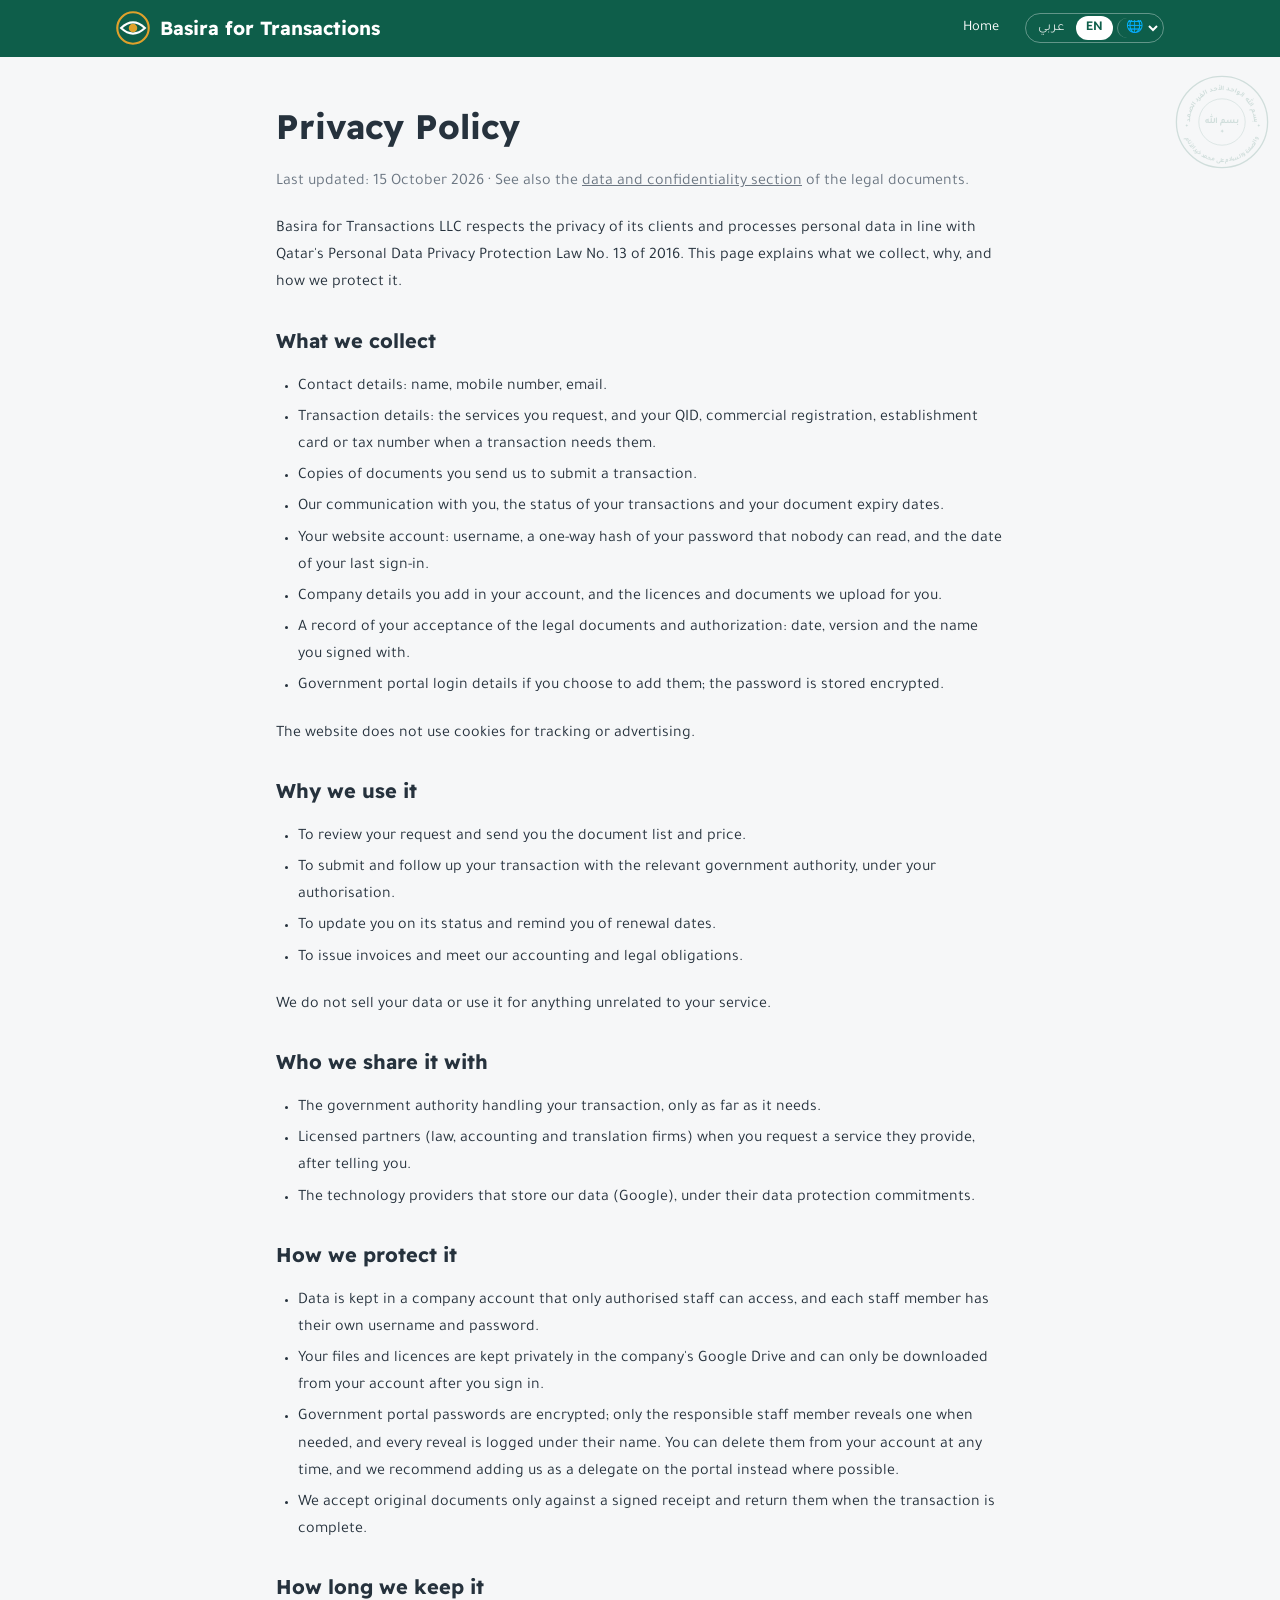
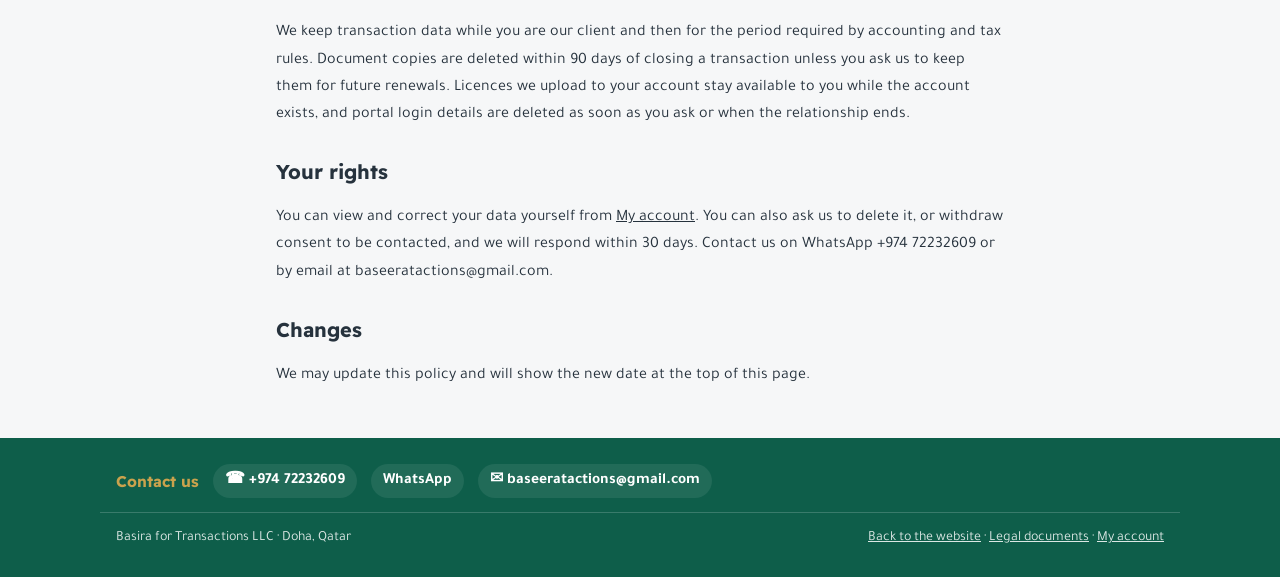
<file: en/privacy.html>
<!doctype html>
<html lang="en" dir="ltr">
<head>
<meta charset="utf-8">
<meta name="viewport" content="width=device-width, initial-scale=1, viewport-fit=cover">
<title>Privacy Policy | Basira for Transactions</title>
<meta name="description" content="Privacy policy of Basira for Transactions: what data we collect, why, how we protect it, and your rights.">
<meta name="theme-color" content="#0e5e4a">
<link rel="icon" href="data:image/svg+xml,%3Csvg xmlns='http://www.w3.org/2000/svg' viewBox='0 0 80 80'%3E%3Ccircle cx='40' cy='40' r='36' fill='%230e5e4a'/%3E%3Cpath d='M14 40 Q40 16 66 40 Q40 64 14 40Z' fill='none' stroke='white' stroke-width='5'/%3E%3Ccircle cx='40' cy='40' r='10' fill='%23c9a24d'/%3E%3C/svg%3E">
<link rel="apple-touch-icon" href="../assets/apple-touch-icon.png">
<link rel="manifest" href="../site.webmanifest">
<link rel="canonical" href="https://baseeratactions.github.io/basira/en/privacy.html">
<link rel="alternate" hreflang="ar" href="https://baseeratactions.github.io/basira/privacy.html">
<link rel="alternate" hreflang="en" href="https://baseeratactions.github.io/basira/en/privacy.html">
<link rel="alternate" hreflang="x-default" href="https://baseeratactions.github.io/basira/privacy.html">
<meta property="og:type" content="website">
<meta property="og:site_name" content="Basira for Transactions">
<meta property="og:title" content="Privacy Policy | Basira for Transactions">
<meta property="og:description" content="Privacy policy of Basira for Transactions: what data we collect, why, how we protect it, and your rights.">
<meta property="og:url" content="https://baseeratactions.github.io/basira/en/privacy.html">
<meta property="og:image" content="https://baseeratactions.github.io/basira/assets/og-en.png">
<meta property="og:image:width" content="1200">
<meta property="og:image:height" content="630">
<meta property="og:locale" content="en_US">
<meta property="og:locale:alternate" content="ar_QA">
<meta name="twitter:card" content="summary_large_image">
<link rel="preconnect" href="https://fonts.googleapis.com">
<link rel="preconnect" href="https://fonts.gstatic.com" crossorigin>
<link rel="stylesheet" href="https://fonts.googleapis.com/css2?family=Readex+Pro:wght@500;700&family=Tajawal:wght@400;500;700&display=swap">
<link rel="stylesheet" href="../assets/style.css?v=20261016v">
<script src="../assets/theme.js?v=20261016v"></script>
<script src="../assets/lang.js?v=20261016v" defer></script>
</head>
<body>
<div class="basmala" aria-hidden="true"><svg viewBox="0 0 120 120" width="96" height="96"><defs><path id="bsT" d="M20.6 67 A40 40 0 1 1 99.4 67"/><path id="bsB" d="M12.5 74.5 A49.5 49.5 0 0 0 107.5 74.5"/></defs><circle cx="60" cy="60" r="57" fill="none" stroke="currentColor" stroke-width="1.6"/><circle cx="60" cy="60" r="29" fill="none" stroke="currentColor" stroke-width=".8"/><text font-size="8.6" text-anchor="middle"><textPath href="#bsT" startOffset="50%">بسم الله الواحد الأحد الفرد الصمد</textPath></text><text font-size="7.6" text-anchor="middle"><textPath href="#bsB" startOffset="50%">والصلاة والسلام على محمد خير الأنام</textPath></text><text x="60" y="61" font-size="11" text-anchor="middle">بسم الله</text><text x="60" y="74" font-size="6" text-anchor="middle">✦</text><text x="15" y="66" font-size="5" text-anchor="middle">✦</text><text x="105" y="66" font-size="5" text-anchor="middle">✦</text></svg></div>
<header class="top"><div class="wrap">
  <a class="brand" href="index.html"><svg width="34" height="34" viewBox="0 0 80 80" aria-hidden="true"><circle cx="40" cy="40" r="37" fill="none" stroke="#e0a12b" stroke-width="5"/><path d="M12 40 Q40 14 68 40 Q40 66 12 40Z" fill="none" stroke="currentColor" stroke-width="5"/><circle cx="40" cy="40" r="10" fill="#e0a12b"/></svg>Basira for Transactions</a>
  <div class="plainnav"><a href="index.html">Home</a><a href="../privacy.html" class="lang" lang="ar">العربية</a></div>
</div></header>
<main class="sec"><div class="wrap doc">
<h1>Privacy Policy</h1>
<p class="mute">Last updated: 15 October 2026 · See also the <a href="legal.html#privacy">data and confidentiality section</a> of the legal documents.</p>
<p>Basira for Transactions LLC respects the privacy of its clients and processes personal data in line with Qatar's Personal Data Privacy Protection Law No. 13 of 2016. This page explains what we collect, why, and how we protect it.</p>
<h2>What we collect</h2>
<ul><li>Contact details: name, mobile number, email.</li><li>Transaction details: the services you request, and your QID, commercial registration, establishment card or tax number when a transaction needs them.</li><li>Copies of documents you send us to submit a transaction.</li><li>Our communication with you, the status of your transactions and your document expiry dates.</li><li>Your website account: username, a one-way hash of your password that nobody can read, and the date of your last sign-in.</li><li>Company details you add in your account, and the licences and documents we upload for you.</li><li>A record of your acceptance of the legal documents and authorization: date, version and the name you signed with.</li><li>Government portal login details if you choose to add them; the password is stored encrypted.</li></ul>
<p>The website does not use cookies for tracking or advertising.</p>
<h2>Why we use it</h2>
<ul><li>To review your request and send you the document list and price.</li><li>To submit and follow up your transaction with the relevant government authority, under your authorisation.</li><li>To update you on its status and remind you of renewal dates.</li><li>To issue invoices and meet our accounting and legal obligations.</li></ul>
<p>We do not sell your data or use it for anything unrelated to your service.</p>
<h2>Who we share it with</h2>
<ul><li>The government authority handling your transaction, only as far as it needs.</li><li>Licensed partners (law, accounting and translation firms) when you request a service they provide, after telling you.</li><li>The technology providers that store our data (Google), under their data protection commitments.</li></ul>
<h2>How we protect it</h2>
<ul><li>Data is kept in a company account that only authorised staff can access, and each staff member has their own username and password.</li><li>Your files and licences are kept privately in the company's Google Drive and can only be downloaded from your account after you sign in.</li><li>Government portal passwords are encrypted; only the responsible staff member reveals one when needed, and every reveal is logged under their name. You can delete them from your account at any time, and we recommend adding us as a delegate on the portal instead where possible.</li><li>We accept original documents only against a signed receipt and return them when the transaction is complete.</li></ul>
<h2>How long we keep it</h2>
<p>We keep transaction data while you are our client and then for the period required by accounting and tax rules. Document copies are deleted within 90 days of closing a transaction unless you ask us to keep them for future renewals. Licences we upload to your account stay available to you while the account exists, and portal login details are deleted as soon as you ask or when the relationship ends.</p>
<h2>Your rights</h2>
<p>You can view and correct your data yourself from <a href="portal.html">My account</a>. You can also ask us to delete it, or withdraw consent to be contacted, and we will respond within 30 days. Contact us on WhatsApp <span class="num" dir="ltr">+974 72232609</span> or by email at baseeratactions@gmail.com.</p>
<h2>Changes</h2>
<p>We may update this policy and will show the new date at the top of this page.</p>
</div></main>
<footer><div class="wrap fc"><b>Contact us</b><a href="tel:+97472232609" dir="ltr">☎ +974 72232609</a><a href="https://wa.me/97472232609" target="_blank" rel="noopener">WhatsApp</a><a href="mailto:baseeratactions@gmail.com" dir="ltr">✉ baseeratactions@gmail.com</a></div><div class="wrap"><span>Basira for Transactions LLC · Doha, Qatar</span><span><a href="index.html">Back to the website</a> · <a href="legal.html">Legal documents</a> · <a href="portal.html">My account</a></span></div></footer>
<script src="../assets/sitetext.js?v=20261016v"></script>
</body></html>
</file>
<file: assets/style.css>
html,body{margin:0}

/* Layout: navy header band with a watchful "eye" mark, then a working catalog: filter chips + searchable service list, packages with monthly/annual switch, cost estimator, request form */
:root{
  --bg:#f6f7f8;--surface:#ffffff;--ink:#26323d;--mute:#6b7682;--line:#e4e7ea;
  --navy:#0e5e4a;--navy-ink:#ffffff;--amber:#c9a24d;--amber-soft:#f6f1e8;--amber-ink:#2a2416;
  --ok:#4a7a6c;--ok-soft:#ebf2ef;--chip:#eff1f3;
  --hero-bg:#ffffff;--hero-ink:#26323d;--hero-em:#0e5e4a;--hero-card:#f6f7f8;
  --pri:#0e5e4a;--pri-ink:#ffffff;
  --gold-1:#fdf7ea;--gold-2:#f2e0b8;--gold-line:#d0a65a;--gold-ink:#3b2a05;
  --display:'Readex Pro','Tajawal','Segoe UI',Tahoma,sans-serif;
  --body:'Tajawal','Segoe UI',Tahoma,sans-serif;
  --mono:ui-monospace,'SF Mono',Menlo,Consolas,monospace;
}
@media (prefers-color-scheme: dark){:root:not([data-theme="light"]){
  --bg:#0d1526;--surface:#141f36;--ink:#e8ecf5;--mute:#9aa5bf;--line:#26334f;
  --navy:#0b2f27;--navy-ink:#f2f4f9;--amber:#dcb06a;--amber-soft:#2d2716;--amber-ink:#1a1a14;
  --hero-bg:#0d1a17;--hero-ink:#e8ecf5;--hero-em:#c9d6e2;--hero-card:#13241f;--pri:#7cc4ac;--pri-ink:#0d1526;
  --ok:#5fcf9e;--ok-soft:#12302a;--chip:#1c2a47;--gold-1:#5a4413;--gold-2:#8a6a1e;--gold-line:#f0b445;--gold-ink:#fff6dd;color-scheme:dark}}
:root[data-theme="dark"]{
  --bg:#0d1526;--surface:#141f36;--ink:#e8ecf5;--mute:#9aa5bf;--line:#26334f;
  --navy:#0b2f27;--navy-ink:#f2f4f9;--amber:#dcb06a;--amber-soft:#2d2716;--amber-ink:#1a1a14;
  --hero-bg:#0d1a17;--hero-ink:#e8ecf5;--hero-em:#c9d6e2;--hero-card:#13241f;--pri:#7cc4ac;--pri-ink:#0d1526;
  --ok:#5fcf9e;--ok-soft:#12302a;--chip:#1c2a47;--gold-1:#5a4413;--gold-2:#8a6a1e;--gold-line:#f0b445;--gold-ink:#fff6dd;color-scheme:dark}
*{box-sizing:border-box}
[hidden]{display:none!important}
html{scroll-behavior:smooth}
@media (prefers-reduced-motion: reduce){html{scroll-behavior:auto}*{transition:none!important}}
body{background:var(--bg);color:var(--ink);font-family:var(--body);font-size:16px;line-height:1.7;direction:rtl}
.wrap{max-width:1080px;margin:0 auto;padding-inline:16px}
h1,h2,h3{font-family:var(--display);text-wrap:balance;line-height:1.3;margin:0}
h2{font-size:clamp(22px,3.2vw,30px);color:var(--ink)}
.sec{padding-block:48px}
.sec>.wrap{display:flex;flex-direction:column;gap:20px}
.lead{color:var(--mute);max-width:64ch;margin:0}
.num,.price{font-variant-numeric:tabular-nums}
a{color:inherit}
:focus-visible{outline:3px solid var(--amber);outline-offset:2px;border-radius:6px}
/* nav */
.top{position:sticky;top:env(safe-area-inset-top,0px);z-index:5;background:var(--navy);color:var(--navy-ink)}
.top .wrap{display:flex;align-items:center;gap:16px;padding-block:10px;flex-wrap:wrap}
.brand{display:flex;align-items:center;gap:10px;font-family:var(--display);font-weight:700;font-size:19px;text-decoration:none}
.top nav{margin-inline-start:auto}
.menu,.drop,.flyout{list-style:none;margin:0;padding:0}
.menu{display:flex;gap:2px;flex-wrap:wrap;align-items:center}
.menu>li{position:relative}
.menu>li>a,.topbtn{font:inherit;color:inherit;background:transparent;border:0;text-decoration:none;padding:6px 10px;border-radius:8px;font-size:14.5px;opacity:.92;cursor:pointer;display:inline-flex;align-items:center;gap:6px}
.menu>li>a:hover,.topbtn:hover,.topbtn[aria-expanded="true"]{background:rgba(255,255,255,.12);opacity:1}
.topbtn::after,.subbtn::after{content:"";width:7px;height:7px;border:solid currentColor;border-width:0 2px 2px 0;transform:rotate(45deg) translateY(-2px);opacity:.8;flex:none}
.menu .lang{border:1px solid rgba(255,255,255,.35)}
.drop{display:none;position:absolute;top:calc(100% + 6px);inset-inline-start:0;min-width:300px;background:var(--surface);color:var(--ink);border:1px solid var(--line);border-radius:12px;box-shadow:0 14px 40px rgba(10,20,40,.22);padding:6px;z-index:20}
.topbtn[aria-expanded="true"]+.drop{display:block}
.sub{position:relative}
.subbtn{font:inherit;width:100%;display:flex;align-items:center;gap:8px;background:transparent;border:0;color:inherit;padding:8px 10px;border-radius:8px;cursor:pointer;text-align:start;font-size:14.5px}
.subbtn>span:first-child{flex:1}
.subbtn:hover,.subbtn[aria-expanded="true"]{background:var(--chip)}
.subbtn::after{transform:rotate(135deg)}
.subbtn[aria-expanded="true"]::after{transform:rotate(45deg) translateY(-2px)}
.cnt{font-size:12px;color:var(--mute);background:var(--chip);border-radius:999px;padding:0 7px}
.flyout{display:none;position:absolute;top:-6px;inset-inline-start:calc(100% + 4px);width:min(380px,70vw);max-height:min(70vh,520px);overflow:auto;background:var(--surface);border:1px solid var(--line);border-radius:12px;box-shadow:0 14px 40px rgba(10,20,40,.22);padding:6px}
.subbtn[aria-expanded="true"]+.flyout{display:block}
.flyout a{display:flex;justify-content:space-between;gap:10px;text-decoration:none;padding:6px 10px;border-radius:8px;font-size:14px}
.flyout a:hover{background:var(--chip)}
.flyout a .num{color:var(--mute);white-space:nowrap}
.flyout .allx a{font-weight:700;color:var(--ok)}
.burger{display:none;margin-inline-start:auto;background:transparent;border:1px solid rgba(255,255,255,.35);border-radius:8px;padding:8px;cursor:pointer;flex-direction:column;gap:4px}
.burger span{display:block;width:20px;height:2px;background:var(--navy-ink)}
@media (max-width:980px){
  .burger{display:flex}
  .top nav{display:none;width:100%;margin:0}
  body.menu-open .top nav{display:block;max-height:calc(100vh - 70px);overflow:auto;padding-bottom:10px}
  .menu{flex-direction:column;align-items:stretch}
  .menu>li>a,.topbtn{width:100%;justify-content:space-between;padding:10px}
  .drop,.flyout{position:static;min-width:0;width:auto;box-shadow:none;max-height:none}
  .drop{margin:4px 0}
  .flyout{margin:2px 8px 6px;border:0;border-inline-start:2px solid var(--amber);border-radius:0;padding:2px 4px}
}
/* hero */
.hero{background:var(--navy);color:var(--navy-ink);padding-block:36px 56px}
.hero .wrap{display:grid;grid-template-columns:1.4fr 1fr;gap:32px;align-items:center}
.hero h1{font-size:clamp(30px,5vw,48px)}
.hero h1 em{font-style:normal;color:var(--amber)}
.hero p{opacity:.85;max-width:52ch;margin:12px 0 22px;font-size:17px}
.cta{display:flex;gap:10px;flex-wrap:wrap}
.btn{font:inherit;font-weight:700;border:0;border-radius:10px;padding:10px 18px;cursor:pointer;text-decoration:none;display:inline-flex;align-items:center;gap:8px}
.btn.pri{background:var(--amber);color:var(--amber-ink)}
.btn.ghost{background:transparent;color:inherit;border:1.5px solid currentColor}
.btn.sm{padding:6px 12px;font-size:14px}
.promises{display:flex;flex-direction:column;gap:10px}
.promise{border:1px solid rgba(255,255,255,.18);border-radius:12px;padding:12px 14px}
.promise b{display:block;color:var(--amber);font-family:var(--display)}
.promise span{opacity:.85;font-size:14.5px}
.facts{display:flex;gap:22px;flex-wrap:wrap;margin-top:24px;font-size:14px;opacity:.9}
.facts b{display:block;font-size:22px;font-family:var(--display);color:var(--amber)}
/* catalog */
.tools{display:flex;gap:10px;flex-wrap:wrap;align-items:center}
.search{flex:1 1 260px;min-width:0;font:inherit;padding:10px 14px;border:1.5px solid var(--line);border-radius:10px;background:var(--surface);color:var(--ink)}
.chips{display:flex;gap:6px;flex-wrap:wrap}
.chip{font:inherit;font-size:14px;border:1px solid var(--line);background:var(--surface);color:var(--ink);border-radius:999px;padding:4px 12px;cursor:pointer}
.chip[aria-pressed="true"]{background:var(--navy);color:var(--navy-ink);border-color:var(--navy)}
.toggle{display:flex;align-items:center;gap:6px;font-size:14px;color:var(--mute)}
.ent{display:flex;flex-direction:column;gap:8px}
.ent h3{font-size:18px;display:flex;align-items:center;gap:10px}
.code{font-family:var(--mono);font-size:12px;background:var(--chip);color:var(--ink);border-radius:6px;padding:1px 7px;direction:ltr;white-space:nowrap}
.list{background:var(--surface);border:1px solid var(--line);border-radius:14px;overflow:hidden}
.svc{display:grid;grid-template-columns:76px 1fr auto auto;gap:12px;align-items:center;padding:12px 14px;border-top:1px solid var(--line)}
.svc:first-child{border-top:0}
.svc .t{min-width:0}
.svc .t b{display:block}
.svc .t small{color:var(--mute);display:block;font-size:14px}
.tag{font-size:12px;font-weight:700;background:var(--ok-soft);color:var(--ok);border-radius:6px;padding:0 6px;white-space:nowrap;margin-inline-start:6px}
.svc .price{font-weight:700;font-family:var(--display);white-space:nowrap}
.svc .price small{font-family:var(--body);font-weight:400;color:var(--mute);font-size:12px}
.add{font:inherit;font-size:14px;border:1.5px solid var(--navy);color:var(--ink);background:transparent;border-radius:8px;padding:3px 10px;cursor:pointer;white-space:nowrap}
:root:not([data-theme="light"]) .add{border-color:var(--line)}
.add[aria-pressed="true"]{background:var(--amber);border-color:var(--amber);color:var(--amber-ink)}
.empty{padding:24px;text-align:center;color:var(--mute)}
/* packages */
.billing{display:inline-flex;background:var(--chip);border-radius:999px;padding:4px;gap:4px}
.billing button{font:inherit;font-size:14px;border:0;background:transparent;color:var(--ink);padding:6px 14px;border-radius:999px;cursor:pointer}
.billing button[aria-pressed="true"]{background:var(--navy);color:var(--navy-ink)}
.plans{display:grid;grid-template-columns:repeat(4,minmax(0,1fr));gap:14px}
.plan.gold{background:linear-gradient(160deg,var(--gold-1),var(--gold-2));color:var(--gold-ink);border:2px solid var(--gold-line)}
.plan.gold .who,.plan.gold .amt small{color:var(--gold-ink);opacity:.75}
.plan.gold .save{color:var(--gold-ink)}
.plan.gold .badge{background:var(--navy);color:var(--navy-ink)}
.plan.gold .btn.pri{background:var(--navy);color:var(--navy-ink)}
.plan.elite{background:var(--navy);color:var(--navy-ink);border-color:var(--navy)}
.plan.elite .who,.plan.elite .amt small{color:var(--navy-ink);opacity:.8}
.plan.elite .save{color:var(--amber)}
.badge{align-self:flex-start;background:var(--amber);color:var(--amber-ink);font-size:12px;font-weight:700;border-radius:999px;padding:1px 10px}
.plan{background:var(--surface);border:1px solid var(--line);border-radius:16px;padding:22px;display:flex;flex-direction:column;gap:10px}
.plan.feat{border:2px solid var(--amber)}
.plan h3{font-size:22px}
.plan .who{color:var(--mute);font-size:14px}
.plan .amt{font-family:var(--display);font-size:40px;font-weight:700;line-height:1}
.plan .amt small{font-size:15px;font-family:var(--body);font-weight:500;color:var(--mute)}
.plan .save{font-size:14px;color:var(--ok);font-weight:700;min-height:1.7em}
.plan ul{margin:0;padding-inline-start:20px;display:flex;flex-direction:column;gap:4px}
.ptable{overflow-x:auto;background:var(--surface);border:1px solid var(--line);border-radius:14px}
table{width:100%;border-collapse:collapse;font-size:14.5px;min-width:620px}
th,td{padding:9px 12px;text-align:right;border-top:1px solid var(--line)}
th{background:var(--chip);border-top:0;font-weight:700}
.rules{margin:0;padding-inline-start:20px;color:var(--mute);font-size:15px;display:flex;flex-direction:column;gap:4px}
/* estimator */
.est{display:grid;grid-template-columns:1.3fr 1fr;gap:16px;align-items:start}
.panel{background:var(--surface);border:1px solid var(--line);border-radius:16px;padding:18px;display:flex;flex-direction:column;gap:10px;min-width:0}
.cart{display:flex;flex-direction:column;gap:6px;max-height:340px;overflow:auto}
.pick{margin:8px 0 10px}.pick select{width:100%}
.ci .ent-n{display:block;color:var(--mute);font-size:12.5px}
.ci{display:grid;grid-template-columns:1fr auto auto auto;gap:8px;align-items:center;font-size:14.5px;border-bottom:1px dashed var(--line);padding-bottom:6px}
.ci input{width:54px;font:inherit;padding:2px 6px;border:1px solid var(--line);border-radius:6px;background:var(--bg);color:var(--ink);text-align:center}
.x{border:0;background:transparent;color:var(--mute);cursor:pointer;font-size:18px;line-height:1}
.sum{display:flex;justify-content:space-between;gap:8px}
.sum b{font-family:var(--display)}
.verdict{background:var(--amber-soft);border-radius:12px;padding:12px 14px;font-size:15px}
/* steps */
.steps{display:grid;grid-template-columns:repeat(6,minmax(0,1fr));gap:10px;counter-reset:s}
.step{background:var(--surface);border:1px solid var(--line);border-radius:14px;padding:14px;counter-increment:s}
.step::before{content:counter(s);font-family:var(--display);font-weight:700;font-size:26px;color:var(--amber);display:block;line-height:1}
.step b{display:block;margin-top:6px}
.step span{color:var(--mute);font-size:14px}
/* form */
form{display:grid;grid-template-columns:1fr 1fr;gap:12px}
label{display:flex;flex-direction:column;gap:4px;font-size:14.5px;font-weight:500;min-width:0}
input,select,textarea{font:inherit;padding:9px 12px;border:1.5px solid var(--line);border-radius:10px;background:var(--surface);color:var(--ink);min-width:0;max-width:100%}
textarea{min-height:96px;resize:vertical}
.full{grid-column:1/-1}
.err{color:#c0392b;font-size:13px;min-height:1em}
:root[data-theme="dark"] .err{color:#ff8a7a}
@media (prefers-color-scheme: dark){:root:not([data-theme="light"]) .err{color:#ff8a7a}}
.out{white-space:pre-wrap;background:var(--chip);border-radius:12px;padding:14px;font-size:14.5px}
.contact{display:flex;gap:10px;flex-wrap:wrap;align-items:center}
.phone{font-family:var(--display);font-size:22px;direction:ltr;user-select:all}
details{background:var(--surface);border:1px solid var(--line);border-radius:12px;padding:12px 16px}
details summary{cursor:pointer;font-weight:700}
details p{margin:8px 0 0;color:var(--mute)}
.faq{display:flex;flex-direction:column;gap:8px}
footer{background:var(--navy);color:var(--navy-ink);padding-block:26px;font-size:14px}
footer .wrap{display:flex;justify-content:space-between;gap:12px;flex-wrap:wrap;opacity:.85}
.toast{position:fixed;bottom:calc(16px + env(safe-area-inset-bottom,0px));left:50%;transform:translateX(-50%);background:var(--ink);color:var(--bg);padding:8px 16px;border-radius:10px;font-size:14px;z-index:9}
.alt{background:var(--surface);border-block:1px solid var(--line)}
@media (max-width:1000px){.plans{grid-template-columns:repeat(2,minmax(0,1fr))}}
@media (max-width:860px){.hero .wrap,.est{grid-template-columns:1fr}.steps{grid-template-columns:repeat(2,minmax(0,1fr))}}
@media (max-width:620px){.plans,form{grid-template-columns:minmax(0,1fr)}.svc{grid-template-columns:1fr auto;}.svc .code{grid-column:1/-1;justify-self:start}}
.plan>.btn{margin-top:auto}

.ent-wrap{display:flex;flex-direction:column;gap:22px}
.lead.sm{font-size:14.5px}
.dlink{text-decoration:none;border-bottom:1px dashed var(--mute)}
.dlink:hover{color:var(--ok);border-color:var(--ok)}
.hp{position:absolute;width:1px;height:1px;opacity:0;overflow:hidden;clip-path:inset(50%);pointer-events:none}
.verdict.ok{background:var(--ok-soft);color:var(--ink)}
.mute{color:var(--mute)}.sm{font-size:14px}
footer a{color:inherit}
/* service details dialog */
dialog{border:0;padding:0;border-radius:18px;max-width:min(640px,calc(100vw - 32px));width:100%;background:var(--surface);color:var(--ink);box-shadow:0 30px 80px rgba(0,0,0,.35)}
dialog::backdrop{background:rgba(8,16,32,.55)}
.dlg{padding:22px;display:flex;flex-direction:column;gap:6px;max-height:85vh;overflow:auto;position:relative}
.dlg h3{font-size:22px;padding-inline-end:30px}
.dlg h4{margin:12px 0 2px;font-family:var(--display);font-size:15.5px;color:var(--mute)}
.dlg p{margin:0}.dlg ol,.dlg ul{margin:0;padding-inline-start:22px}
.dhead{display:flex;gap:8px;align-items:center;color:var(--mute);font-size:13.5px}
.dprice{font-size:16px;display:flex;gap:8px;align-items:baseline;flex-wrap:wrap}
.dprice .price{font-family:var(--display);font-weight:700;font-size:20px}
.dprice .price small{font-size:12px;color:var(--mute);font-weight:400}
.dnote{background:var(--amber-soft);border-radius:10px;padding:10px 12px;margin-top:10px!important;font-size:14.5px}
.dx{position:absolute;top:14px;inset-inline-end:14px;font-size:26px}
.dlg .contact{margin-top:14px}
html[dir="ltr"] body{direction:ltr}
html[dir="ltr"] th,html[dir="ltr"] td{text-align:left}

/* floating WhatsApp button; sits above the phone's home bar */
.wa-fab{position:fixed;z-index:8;bottom:calc(18px + env(safe-area-inset-bottom,0px));inset-inline-end:calc(18px + env(safe-area-inset-left,0px));width:56px;height:56px;border-radius:50%;background:#1f9d55;color:#fff;display:grid;place-items:center;box-shadow:0 8px 24px rgba(10,20,40,.3);text-decoration:none}
.wa-fab:hover{background:#178a49}
/* privacy page */
.plainnav{display:flex;gap:8px;margin-inline-start:auto;flex-wrap:wrap}
.plainnav a{text-decoration:none;padding:6px 10px;border-radius:8px;font-size:14.5px}
.plainnav .lang{border:1px solid rgba(255,255,255,.35)}
.doc{max-width:760px}.doc h1{font-size:clamp(26px,4vw,34px)}.doc h2{font-size:20px;margin-top:10px}
.doc ul{margin:0;padding-inline-start:22px;display:flex;flex-direction:column;gap:4px}.doc p{margin:0}

/* contact strip above the header */
.cbar{background:var(--amber);color:var(--amber-ink);font-size:14px}
.cbar .wrap{display:flex;flex-wrap:wrap;gap:4px 16px;align-items:center;padding-block:5px}
.cbar a{font-weight:700;text-decoration:none;overflow-wrap:anywhere}
.cbar a:hover{text-decoration:underline}
/* landing: main cards on the home view, one section per view, breadcrumbs to find the way back */
.hero .facts{display:none}
.hero{padding-block:32px 40px}
.tiles-sec{padding-block:36px 48px}
.tiles-sec>.wrap{display:flex;flex-direction:column;gap:18px}
.hsearch{display:flex;gap:8px;flex-wrap:wrap}
.hsearch .search{font-size:17px;padding:12px 16px}
.tiles{display:grid;grid-template-columns:repeat(3,1fr);gap:14px}
@media (max-width:860px){.tiles{grid-template-columns:1fr 1fr}}
.tile{display:flex;flex-direction:column;gap:6px;padding:20px;background:var(--surface);border:1px solid var(--line);border-radius:16px;text-decoration:none;color:var(--ink);transition:transform .15s,box-shadow .15s,border-color .15s}
.tile:hover{transform:translateY(-2px);box-shadow:0 10px 26px rgba(10,20,40,.12);border-color:var(--amber)}
.tile svg{width:40px;height:40px;fill:none;stroke:var(--navy);stroke-width:2;stroke-linecap:round;stroke-linejoin:round;background:var(--amber-soft);border-radius:12px;padding:6px;box-sizing:content-box}
.tile b{font-family:var(--display);font-size:19px;margin-top:6px}
.tile span{color:var(--mute);font-size:14.5px}
.tile i{font-style:normal;font-weight:700;color:var(--ink)}
.tile.hot{background:var(--navy);color:var(--navy-ink);border-color:var(--navy)}
.tile.hot span{color:var(--navy-ink);opacity:.85}
.tile.hot svg{stroke:var(--amber-ink);background:var(--amber)}
.tile.wa svg{stroke:#fff;background:#25d366}
@media (prefers-color-scheme: dark){:root:not([data-theme="light"]) .tile svg{stroke:var(--amber)}:root:not([data-theme="light"]) .tile.hot svg{stroke:var(--amber-ink)}:root:not([data-theme="light"]) .tile.wa svg{stroke:#fff}}
.crumbs{background:var(--surface);border-bottom:1px solid var(--line);position:sticky;top:var(--hh,58px);z-index:4}
.crumbs .wrap{display:flex;align-items:center;gap:12px;padding-block:8px;font-size:14.5px}
.crumbs ol{list-style:none;margin:0;padding:0;display:flex;flex-wrap:wrap;gap:4px;align-items:center}
.crumbs li+li::before{content:"›";margin-inline-end:4px;color:var(--mute)}
[dir="rtl"] .crumbs li+li::before{content:"‹"}
.crumbs a{color:var(--ok);font-weight:700;text-decoration:none}
.crumbs [aria-current]{color:var(--mute)}
.back{font:inherit;font-size:14px;border:1px solid var(--line);background:var(--chip);color:var(--ink);border-radius:999px;padding:3px 12px;cursor:pointer;flex:none}
.back::before{content:"→ "}
[dir="ltr"] .back::before{content:"← "}
#services .chips,#consult .chips{display:none}
.gtiles{display:grid;grid-template-columns:repeat(auto-fill,minmax(240px,1fr));gap:12px}
.gtile{display:flex;flex-direction:column;align-items:flex-start;gap:4px;padding:16px;background:var(--surface);border:1px solid var(--line);border-radius:14px;text-decoration:none;color:var(--ink)}
.gtile:hover{border-color:var(--amber);box-shadow:0 8px 20px rgba(10,20,40,.10)}
.gtile b{font-family:var(--display);font-size:16.5px;line-height:1.4}
.gtile .mute{color:var(--mute);font-size:14px}
.upto{align-self:flex-start;text-decoration:none}
@media (max-width:600px){
  .hero .promises{display:none}
  .hero{padding-block:22px 28px}.hero p{font-size:15.5px;margin:8px 0 16px}
  .tiles{grid-template-columns:1fr 1fr;gap:10px}
  .tile.wa{grid-column:1/-1}
  .tile{padding:14px;gap:4px;border-radius:14px}
  .tile svg{width:28px;height:28px;padding:5px}
  .tile b{font-size:16px;margin-top:4px}.tile span{font-size:13px;line-height:1.5}
  .gtiles{grid-template-columns:1fr 1fr;gap:8px}.gtile{padding:12px}.gtile b{font-size:14.5px}.gtile .mute{font-size:12.5px}
}
/* proposal pass: highlighted request button, trust line, cost clarity, terms, company facts, consent */
.menu>li>a.navcta{background:var(--amber);color:var(--amber-ink);font-weight:700;opacity:1}
.menu>li>a.navcta:hover{background:var(--amber);filter:brightness(1.05)}
.hero .trust{font-size:14px;opacity:.8;margin:14px 0 0}
.costbox{background:var(--surface);border:1px solid var(--line);border-inline-start:4px solid var(--amber);border-radius:14px;padding:16px;display:flex;flex-direction:column;gap:12px;align-items:flex-start}
.costbox>b{font-family:var(--display);font-size:17px}
.cost3{display:grid;grid-template-columns:repeat(3,1fr);gap:12px;width:100%}
.cost3 b{display:block;font-size:15px}.cost3 span{color:var(--mute);font-size:14px}
.rhead{font-family:var(--display);font-size:17px}
.facts2{display:grid;grid-template-columns:repeat(3,1fr);gap:12px}
.facts2>div{background:var(--surface);border:1px solid var(--line);border-radius:12px;padding:12px 14px}
.facts2 b{display:block;font-size:14px;color:var(--mute);font-weight:500}.facts2 span{font-weight:700}
.agree{display:flex!important;flex-direction:row!important;flex-wrap:wrap;align-items:flex-start;gap:8px;font-size:14.5px}
.agree input{width:18px;height:18px;margin-top:4px;flex:none;padding:0}
.agree .err{flex-basis:100%}
.agree .agt{flex:1;min-width:0}
#estimate a.mute{text-align:center}
@media (max-width:700px){.cost3,.facts2{grid-template-columns:1fr}.cost3{gap:6px}.cost3 b{display:inline}.cost3 b::after{content:": "}.costbox{padding:12px 14px;gap:8px}}
/* contact details live at the bottom of every page */
footer .fc{display:flex;flex-wrap:wrap;align-items:center;gap:10px 14px;padding-bottom:14px;margin-bottom:14px;border-bottom:1px solid rgba(255,255,255,.18);font-size:15.5px}
footer .fc b{font-family:var(--display);color:var(--amber)}
footer .fc a{text-decoration:none;font-weight:700;background:rgba(255,255,255,.08);border-radius:999px;padding:4px 12px}
footer .fc a:hover{background:rgba(255,255,255,.16)}
/* calm palette: light hero, soft cards, gentle shadows */
.hero{background:var(--hero-bg);color:var(--hero-ink)}
.hero h1 em{color:var(--hero-em)}
.hero p{opacity:1;color:var(--mute)}
.hero .trust{opacity:1;color:var(--mute)}
.promise{background:var(--hero-card);border:1px solid var(--line);box-shadow:0 4px 14px rgba(30,50,70,.05)}
.promise b{color:var(--navy)}
.tile,.gtile,.list,.panel,details,.costbox,.facts2>div,.step{box-shadow:0 2px 10px rgba(30,50,70,.04)}
.tile:hover,.gtile:hover{box-shadow:0 10px 24px rgba(30,50,70,.09)}
@media (prefers-color-scheme: dark){:root:not([data-theme="light"]) .promise b{color:var(--amber)}}
:root[data-theme="dark"] .promise b{color:var(--amber)}
footer .wrap.fc{justify-content:flex-start;opacity:1}
/* neutral corporate palette: white and light gray, one muted blue-gray for actions, gold only as a small accent */
.btn.pri{background:var(--pri);color:var(--pri-ink)}
.btn.pri:hover{filter:brightness(1.08)}
.menu>li>a.navcta{background:#fff;color:var(--navy)}
.hero{border-bottom:1px solid var(--line);padding-block:48px 52px}
.hero .wrap{grid-template-columns:1.35fr 1fr;gap:48px}
.hero .eyebrow{margin:0 0 10px;font-size:14px;font-weight:700;letter-spacing:.02em;color:var(--amber);opacity:1}
[lang="en"] .hero .eyebrow{text-transform:uppercase;letter-spacing:.08em;font-size:12.5px}
.hero h1{font-size:clamp(28px,4.2vw,42px);line-height:1.35;font-weight:700}
.hero h1 em{display:block;font-weight:500;color:var(--hero-em)}
.hero p:not(.eyebrow){font-size:17px;line-height:1.85}
ul.promises{list-style:none;margin:0;padding:22px;background:var(--hero-card);border:1px solid var(--line);border-radius:16px;display:flex;flex-direction:column;gap:16px}
ul.promises li{position:relative;padding-inline-start:30px}
ul.promises li::before{content:"";position:absolute;inset-inline-start:0;top:6px;width:18px;height:18px;border-radius:50%;background:var(--amber-soft);box-shadow:inset 0 0 0 1.5px var(--amber)}
ul.promises li::after{content:"";position:absolute;inset-inline-start:6px;top:10px;width:6px;height:9px;border:solid var(--amber);border-width:0 2px 2px 0;transform:rotate(45deg)}
ul.promises b{display:block;font-family:var(--display);color:var(--ink);font-size:16px}
ul.promises span{color:var(--mute);font-size:14.5px}
.tiles-sec{background:var(--bg)}
.tile svg{background:var(--chip)}
.tile.hot svg{background:rgba(255,255,255,.15);stroke:#fff}
.tile.hot{background:var(--pri);border-color:var(--pri)}
.hsearch .btn.pri{min-width:84px;justify-content:center}
@media (max-width:860px){.hero .wrap{grid-template-columns:1fr;gap:24px}}
@media (max-width:600px){.hero{padding-block:28px 32px}ul.promises{display:none}}
.tile.hot,.tile.hot span{color:var(--pri-ink)}
.tile.hot svg{stroke:var(--pri-ink)}
/* quote, package terms, about page */
.qdoc{background:var(--surface);border:1px solid var(--line);border-radius:14px;padding:18px;display:flex;flex-direction:column;gap:10px}
.qdoc:empty{display:none}
.qhead{display:flex;justify-content:space-between;gap:12px;flex-wrap:wrap;border-bottom:2px solid var(--navy);padding-bottom:10px}
.qhead b{display:block;font-family:var(--display);font-size:20px}
.qhead span{color:var(--mute);font-size:13.5px}
.qdoc p{margin:0}
.qdoc tfoot td{border-top:2px solid var(--line)}
.qnotes{margin:0;padding-inline-start:20px;color:var(--mute);font-size:14px}
.msgtxt summary{font-weight:500;color:var(--mute);font-size:14px}
.terms{display:flex;flex-direction:column;gap:12px}
.terms h3{font-size:20px}.terms h4{margin:6px 0 0;font-family:var(--display);font-size:16.5px}
.terms dl{margin:0;display:grid;grid-template-columns:minmax(150px,220px) 1fr;background:var(--surface);border:1px solid var(--line);border-radius:14px;overflow:hidden}
.terms dt,.terms dd{margin:0;padding:12px 16px;border-top:1px solid var(--line)}
.terms dt:first-of-type,.terms dd:first-of-type{border-top:0}
.terms dt{font-weight:700;background:var(--chip)}
.terms p{margin:0;color:var(--mute)}
@media (max-width:620px){.terms dl{grid-template-columns:1fr}.terms dd{border-top:0;padding-top:0}}
#about h3{font-size:20px;margin-top:10px}
.founder{display:flex;align-items:center;gap:14px;background:var(--surface);border:1px solid var(--line);border-radius:14px;padding:14px 16px;align-self:flex-start;min-width:min(100%,320px)}
.founder .av{width:52px;height:52px;border-radius:50%;background:var(--navy);color:#fff;display:grid;place-items:center;font-family:var(--display);font-size:22px;flex:none}
.founder b{display:block;font-family:var(--display);font-size:17px}.founder span{color:var(--mute);font-size:14.5px}
#areas .gtile{gap:6px}
.timeline{list-style:none;margin:0;padding:0;border-inline-start:2px solid var(--line);display:flex;flex-direction:column;gap:12px}
.timeline li{position:relative;padding-inline-start:20px}
.timeline li::before{content:"";position:absolute;inset-inline-start:-7px;top:8px;width:12px;height:12px;border-radius:50%;background:var(--amber)}
.timeline b{display:block;font-size:14px;color:var(--mute)}
.sister{background:var(--surface);border:1px solid var(--line);border-radius:14px;padding:16px;display:flex;flex-direction:column;gap:10px;align-items:flex-start}
.sister p{margin:0}
@media print{
  header,.crumbs,footer,.wa-fab,.toast,dialog,body>section:not(#request){display:none!important}
  #request{display:block!important;padding:0;background:#fff}
  #request .wrap>*:not(#outWrap),#outWrap>*:not(#qdoc){display:none!important}
  #outWrap{border:0;padding:0;box-shadow:none}
  #qdoc{border:0;box-shadow:none}
}
/* visitor sign-up and quote letterhead */
#reg{border:0;border-radius:18px;padding:0;max-width:min(460px,calc(100vw - 24px));width:100%;background:var(--surface);color:var(--ink)}
#reg::backdrop{background:rgba(20,30,45,.55);backdrop-filter:blur(3px)}
.regf{display:flex;flex-direction:column;gap:10px;padding:22px}
.reghead{display:flex;gap:12px;align-items:flex-start;color:var(--navy)}
.reghead h3{font-size:19px;color:var(--ink)}.reghead p{margin:4px 0 0}
.topbtn.who{border:1px solid rgba(255,255,255,.35)}
.topbtn.who::after{display:none}
.qbrand{display:flex;gap:12px;align-items:center}
.qsign{display:flex;justify-content:flex-end}
.stamp{transform:rotate(-8deg);opacity:.88}
/* «حسابي» (portal.html) and the legal documents page */
.linkbtn{font:inherit;background:none;border:0;padding:0;color:inherit;text-decoration:underline;cursor:pointer}
.plainnav .linkbtn{text-decoration:none;opacity:.9}
.portal{max-width:980px;display:flex;flex-direction:column;gap:16px}
.portal h1,.portal h2.h1{font-size:clamp(24px,3.6vw,32px);margin:0}
.portal h3{font-size:17px;margin:4px 0 0}
.portal .panel{display:grid;grid-template-columns:1fr 1fr;gap:12px}
.portal form.panel h3{grid-column:1/-1;color:var(--navy);border-bottom:1px solid var(--line);padding-bottom:6px;margin-top:6px}
#auth,#dash{display:flex;flex-direction:column;gap:14px}
#auth[hidden],#dash[hidden],#clientAuth[hidden]{display:none}
#clientAuth{display:flex;flex-direction:column;gap:14px}
.pnote{background:var(--amber-soft,#f6efe2);border-radius:14px;padding:14px 16px;display:flex;flex-direction:column;gap:6px;align-items:flex-start}
.pnote[hidden]{display:none}
.acctype{display:flex;gap:8px;flex-wrap:wrap;align-items:center;font-weight:700}
.acctype label{flex-direction:row;align-items:center;gap:8px;border:1.5px solid var(--line);background:var(--surface);border-radius:999px;padding:6px 16px;cursor:pointer;font-weight:500}
.acctype label:has(input:checked){border-color:var(--navy);background:var(--navy);color:#fff}
.acctype input{width:16px;height:16px;padding:0;accent-color:var(--amber)}
.ptabs{display:flex;gap:6px;flex-wrap:wrap;border-bottom:1px solid var(--line);padding-bottom:6px}
.ptabs.scroll{flex-wrap:nowrap;overflow-x:auto;scrollbar-width:thin}
.ptabs button{font:inherit;font-size:15px;background:transparent;color:var(--mute);border:0;border-radius:10px;padding:8px 14px;cursor:pointer;white-space:nowrap}
.ptabs button[aria-selected="true"]{background:var(--navy);color:#fff}
.ptabs button:hover{color:var(--ink)}.ptabs button[aria-selected="true"]:hover{color:#fff}
.ppanel{display:flex;flex-direction:column;gap:12px}
.ppanel[hidden]{display:none}
.dhead{display:flex;gap:12px;justify-content:space-between;align-items:center;flex-wrap:wrap}
.portal .kpis{display:grid;grid-template-columns:repeat(auto-fit,minmax(150px,1fr));gap:10px}
.portal .kpi{background:var(--surface);border:1px solid var(--line);border-radius:14px;padding:14px}
.portal .kpi b{display:block;font-family:var(--display);font-size:26px}
.portal .kpi span{color:var(--mute);font-size:14px}
.plist{list-style:none;margin:0;padding:0;display:flex;flex-direction:column;gap:8px}
.plist li{background:var(--surface);border:1px solid var(--line);border-radius:12px;padding:10px 14px;display:flex;gap:10px;align-items:center;justify-content:space-between;flex-wrap:wrap}
.plist li>div{display:flex;flex-direction:column;gap:2px;min-width:0;flex:1 1 220px}
.plist .late{color:#c0392b;font-weight:700}
.plist .qty{flex-direction:row;align-items:center;gap:6px;font-size:14px}
.plist .qty input{width:70px;padding:5px 8px}
.ptable{overflow-x:auto;background:var(--surface);border:1px solid var(--line);border-radius:14px}
.ptable table{width:100%;border-collapse:collapse;font-size:14.5px}
.ptable th,.ptable td{padding:9px 12px;border-bottom:1px solid var(--line);text-align:start;vertical-align:top}
.ptable th{color:var(--mute);font-weight:500;background:var(--chip)}
@media (max-width:640px){.ptable thead{display:none}.ptable tr{display:block;border-bottom:1px solid var(--line);padding:6px 0}.ptable td{display:flex;gap:10px;border:0;padding:3px 12px}.ptable td::before{content:attr(data-l);color:var(--mute);min-width:110px;flex:none}.portal .panel{grid-template-columns:minmax(0,1fr)}}
.pst{font-size:12.5px;font-weight:700;border-radius:6px;padding:2px 8px;white-space:nowrap;background:var(--chip)}
.pst.ok{background:var(--ok-soft,#e3f1e7);color:var(--ok,#2e7d4f)}.pst.wait{background:var(--amber-soft,#f6efe2)}.pst.new{background:#e4ecf3;color:#2f5d8a}.pst.off{opacity:.6}
.legalbox{background:var(--chip);border-radius:12px;padding:12px 16px;display:flex;flex-direction:column;gap:6px;font-size:14.5px}
.legalbox ul{margin:0;padding-inline-start:20px}
.thread{display:flex;flex-direction:column;gap:8px;max-height:420px;overflow-y:auto;padding:4px}
.bub{max-width:82%;background:var(--surface);border:1px solid var(--line);border-radius:14px;padding:10px 14px;align-self:flex-start;display:flex;flex-direction:column;gap:4px}
.bub.me{align-self:flex-end;background:#e4ecf3;border-color:#d3dfea}
:root[data-theme="dark"] .bub.me{background:#1d2c47;border-color:#2b3d5e}
@media (prefers-color-scheme: dark){:root:not([data-theme="light"]) .bub.me{background:#1d2c47;border-color:#2b3d5e}}
.pre{white-space:pre-wrap}
.legal h2{margin-top:18px;padding-top:12px;border-top:1px solid var(--line)}
.legal h3{font-size:16.5px;margin:8px 0 0}
.legal section{display:flex;flex-direction:column;gap:8px;scroll-margin-top:calc(var(--hh,64px) + 12px)}
.ltoc{background:var(--surface);border:1px solid var(--line);border-radius:14px;padding:12px 18px}
.ltoc ol{margin:6px 0 0;padding-inline-start:22px;display:flex;flex-direction:column;gap:3px}
@media print{.legal .ltoc,.legal .linkbtn{display:none}}
.acctbar{margin-top:14px;display:flex;align-items:center;gap:14px;background:var(--surface);border:1.5px dashed var(--navy);border-radius:16px;padding:14px 18px;color:inherit;text-decoration:none}
.acctbar:hover{border-style:solid}
.acctbar svg{width:34px;height:34px;flex:none;fill:none;stroke:var(--navy);stroke-width:2}
.acctbar span{display:flex;flex-direction:column;gap:2px;flex:1;font-size:14.5px;color:var(--mute)}
.acctbar b{color:var(--ink);font-size:16px}
.acctbar i{font-style:normal;font-weight:700;background:var(--navy);color:var(--navy-ink);border-radius:10px;padding:7px 14px;white-space:nowrap}
.menu>li>a.acct{border:1.5px solid currentColor;opacity:1}
/* small, very light basmala seal at the top right of every page (Arabic only, on both language versions) */
.basmala{position:absolute;top:calc(var(--hh,64px) + 10px);right:10px;z-index:1;pointer-events:none;color:#0e5e4a;opacity:.16;font-family:'Tajawal',serif;line-height:0}
.basmala svg{display:block}
.basmala text{fill:currentColor;font-weight:700}
@media (max-width:640px){.basmala svg{width:60px;height:60px}.basmala{top:calc(var(--hh,58px) + 4px);right:4px;opacity:.13}}
@media print{.basmala{display:none}}
:root[data-theme="dark"] .basmala{color:#e8ecf5;opacity:.13}
@media (prefers-color-scheme: dark){:root:not([data-theme="light"]) .basmala{color:#e8ecf5;opacity:.13}}
.pbtns{display:flex;flex-wrap:wrap;gap:8px}
.demobar{position:relative;z-index:60;display:flex;flex-wrap:wrap;align-items:center;justify-content:center;gap:6px 12px;padding:8px 14px;background:#fff6dd;border-bottom:1px solid #e6d29a;color:#5b4a1a;font-size:13.5px;line-height:1.5;text-align:center}
.demobar b{color:#7a5a00}
.demobar button{font:inherit;font-size:12.5px;padding:3px 10px;border-radius:8px;border:1px solid #d9c27f;background:#fff;color:#5b4a1a;cursor:pointer}
.demobar button:hover{background:#fbefc8}
@media print{.demobar{display:none}}
.demonote{position:fixed;inset-inline:12px;bottom:14px;z-index:90;max-width:560px;margin-inline:auto;padding:10px 14px;border-radius:12px;background:#fff6dd;border:1px solid #e6d29a;color:#5b4a1a;font-size:14px;box-shadow:0 6px 24px rgba(0,0,0,.12)}
.demonote[hidden]{display:none}
.drop.small{min-width:200px}
.drop>li>a{display:block;padding:8px 10px;border-radius:8px;color:inherit;text-decoration:none;font-size:14.5px}
.drop>li>a:hover{background:var(--chip)}
.btn.wa{background:#1f9d55;color:#fff;border-color:#1f9d55;display:inline-flex;align-items:center;gap:6px}
.btn.wa:hover{background:#178a49}
.mbar{display:none}
@media (max-width:760px){
  .mbar{display:flex;gap:8px;position:fixed;z-index:9;inset-inline:0;bottom:0;padding:8px 12px calc(8px + env(safe-area-inset-bottom,0px));background:var(--surface);border-top:1px solid var(--line);box-shadow:0 -6px 20px rgba(10,20,40,.08)}
  .mbar .btn{flex:1;justify-content:center;min-height:44px}
  .wa-fab{display:none!important}
  body:has(.mbar){padding-bottom:calc(64px + env(safe-area-inset-bottom,0px))}
  body.menu-open .mbar{display:none}
  body:has(.mbar) .toast{bottom:calc(80px + env(safe-area-inset-bottom,0px))}
}
@media print{.mbar{display:none!important}}
/* «حسابي»: two separate entries on the first view */
.gate{display:grid;grid-template-columns:repeat(2,minmax(0,1fr));gap:16px;margin-top:6px}
.gcard{font:inherit;text-align:start;display:flex;flex-direction:column;gap:8px;padding:24px;border-radius:18px;border:1.5px solid var(--line);background:var(--surface);color:var(--ink);cursor:pointer;transition:border-color .15s,box-shadow .15s,transform .15s}
.gcard svg{color:var(--pri)}.gcard b{font-family:var(--display);font-size:21px}.gcard span{color:var(--mute);font-size:15px}
.gcard em{font-style:normal;font-weight:700;color:var(--pri);margin-top:auto}.gcard em::after{content:' ←'}
:root[dir=ltr] .gcard em::after,html[dir=ltr] .gcard em::after{content:' →'}
.gcard:hover,.gcard:focus-visible{border-color:var(--pri);box-shadow:0 8px 24px rgba(0,0,0,.08);transform:translateY(-2px)}
.gcard.staff{background:var(--navy);color:var(--navy-ink);border-color:var(--navy)}.gcard.staff svg,.gcard.staff em{color:var(--amber)}.gcard.staff span{color:inherit;opacity:.85}
.gateback{display:flex;gap:12px;align-items:center}
@media (max-width:640px){.gate{grid-template-columns:minmax(0,1fr)}.gcard{padding:18px}}
.pprog{display:inline-block;width:64px;height:7px;border-radius:4px;background:var(--chip);overflow:hidden;vertical-align:middle}.pprog i{display:block;height:100%;background:var(--pri)}
#gate h1{margin-bottom:8px}
/* language switcher, always visible in the top bar: ع | EN, then a globe menu of other languages */
.lsw{display:inline-flex;align-items:center;gap:2px;border:1px solid rgba(255,255,255,.35);border-radius:999px;padding:2px;font-size:13.5px;white-space:nowrap;order:3;flex:none}
.lsw .lglobe{opacity:.85;flex:none;margin-inline:4px 2px}
.lsw a{color:inherit;text-decoration:none;padding:4px 10px;border-radius:999px;opacity:.85;line-height:1.2;min-width:2.2em;text-align:center}
.lsw a:hover{opacity:1;background:rgba(255,255,255,.12)}
.lsw a[aria-current]{background:var(--navy-ink);color:var(--navy);opacity:1;font-weight:700}
.lsw .lfull{display:none}
.lsw .gtsel{font:inherit;font-size:14px;color:inherit;background:transparent;border:0;border-inline-start:1px solid rgba(255,255,255,.3);padding:2px 2px 2px 4px;margin-inline-start:2px;width:44px;cursor:pointer}
.lsw .gtsel option{color:#1d2733;background:#fff}
.top nav{order:2}.brand{order:1}.burger{order:4}.plainnav{order:2}
@media (max-width:980px){.lsw{margin-inline-start:auto}.burger{margin-inline-start:6px}.top nav{order:5}}
@media (max-width:620px){.top .wrap{gap:10px}.plainnav{order:5;width:100%;margin:0}.top .brand{flex:1 1 0;min-width:0;line-height:1.15;font-size:17px}.top .brand svg{flex:none}}
/* Google Translate bar off; the page stays where it is */
body{top:0!important}.skiptranslate iframe,#goog-gt-tt{display:none!important}
/* about.html: numbers, values, achievements, news, stories */
.about h1{margin-top:4px}.about h2{margin-top:34px}
.anums{display:grid;grid-template-columns:repeat(4,1fr);gap:12px}
.anums>div{background:var(--surface);border:1px solid var(--line);border-radius:14px;padding:16px;text-align:center}
.anums b{display:block;font-family:var(--display);font-size:34px;color:var(--navy);line-height:1.1}.anums span{color:var(--mute);font-size:14.5px}
.avals{display:grid;grid-template-columns:repeat(2,1fr);gap:12px}
.avals>div{background:var(--surface);border:1px solid var(--line);border-inline-start:4px solid var(--amber);border-radius:12px;padding:14px 16px}
.avals b{display:block;font-family:var(--display);margin-bottom:4px}.avals span{color:var(--mute)}
.acols{display:grid;grid-template-columns:1fr 1fr;gap:28px}
.anews{list-style:none;margin:0;padding:0;display:flex;flex-direction:column;gap:10px}
.anews li{background:var(--surface);border:1px solid var(--line);border-radius:12px;padding:12px 14px}.anews time{display:block;font-size:13px;color:var(--mute);margin-bottom:2px}
.stories{display:grid;grid-template-columns:repeat(3,1fr);gap:14px}
.story{background:var(--surface);border:1px solid var(--line);border-radius:14px;padding:16px;display:flex;flex-direction:column;gap:6px}
.story h3{margin:0;font-size:17px}.story p{margin:0;flex:1}.story a{font-weight:700;text-decoration:none}
.stag{align-self:flex-start;font-size:12px;background:var(--chip);color:var(--mute);border-radius:999px;padding:2px 10px}
.acta{margin-top:36px;background:var(--surface);border:1px solid var(--line);border-radius:16px;padding:20px;text-align:center}.acta h2{margin-top:0}.acta .cta{justify-content:center;flex-wrap:wrap}
.amore{margin:6px 0 16px}
@media (max-width:860px){.anums{grid-template-columns:repeat(2,1fr)}.avals,.acols,.stories{grid-template-columns:1fr}}
.aprin{list-style:none;margin:0;padding:0;display:grid;grid-template-columns:repeat(2,1fr);gap:10px}
.aprin li{background:var(--surface);border:1px solid var(--line);border-radius:12px;padding:12px 16px;font-family:var(--display);font-size:16px;position:relative;padding-inline-start:36px}
.aprin li::before{content:"❝";position:absolute;inset-inline-start:12px;top:9px;color:var(--amber);font-size:20px}
@media (max-width:860px){.aprin{grid-template-columns:1fr}}

/* home extras: fees promise, tracking, Qatar auctions, client reviews */
.fee4{list-style:none;margin:0;padding:0;display:grid;grid-template-columns:repeat(2,minmax(0,1fr));gap:10px 18px;width:100%}
.fee4 li{padding-inline-start:26px;position:relative}.fee4 li::before{content:'✓';position:absolute;inset-inline-start:0;top:0;color:var(--pri);font-weight:700}
.fee4 b{display:block;font-size:15px}.fee4 span{color:var(--mute);font-size:14px}
.wrap.narrow{max-width:760px}
.trk{display:grid;grid-template-columns:minmax(0,1.2fr) minmax(0,1fr) auto;gap:12px;align-items:end;margin-top:8px}
.trk label{display:flex;flex-direction:column;gap:6px;font-weight:600;font-size:14px}
.trk input{font:inherit;padding:11px 12px;border:1px solid var(--line);border-radius:10px;background:var(--surface);color:var(--ink);min-width:0}
.trkres{margin-top:14px;background:var(--surface);border:1px solid var(--line);border-radius:14px;padding:18px}
.trkhead{display:flex;flex-wrap:wrap;gap:6px 12px;align-items:baseline;margin-bottom:14px}.trkhead b{font-family:var(--display);font-size:18px;direction:ltr}.trkhead span{color:var(--mute)}
.trksteps{list-style:none;margin:0;padding:0;display:grid;grid-template-columns:repeat(auto-fit,minmax(0,1fr));gap:6px;counter-reset:st}
.trksteps li{counter-increment:st;position:relative;padding-top:38px;text-align:center;font-size:13.5px;color:var(--mute)}
.trksteps li::before{content:counter(st);position:absolute;top:0;inset-inline-start:50%;transform:translateX(50%);width:28px;height:28px;border-radius:50%;display:grid;place-items:center;border:2px solid var(--line);background:var(--surface);font-weight:700;z-index:1}
html[dir=ltr] .trksteps li::before{transform:translateX(-50%)}
.trksteps li::after{content:'';position:absolute;top:13px;inset-inline-start:50%;width:100%;height:2px;background:var(--line)}
.trksteps li:last-child::after{display:none}
.trksteps li.done{color:var(--ink)}.trksteps li.done::before{content:'✓';background:var(--pri);border-color:var(--pri);color:#fff}.trksteps li.done::after{background:var(--pri)}
.trksteps li.now{color:var(--ink);font-weight:700}.trksteps li.now::before{border-color:var(--pri);color:var(--pri);box-shadow:0 0 0 4px var(--chip)}
.trkmsg{margin:14px 0 0;padding:10px 12px;border-radius:10px;background:var(--amber-soft,#fbf3e0)}.trkmeta{margin:12px 0 0;color:var(--mute);font-size:14px}
.trknote{color:var(--mute);font-size:14px;margin-top:18px}
.aucta{display:flex;flex-wrap:wrap;gap:10px;margin:6px 0 18px}
.auc-grid{display:grid;grid-template-columns:repeat(auto-fill,minmax(260px,1fr));gap:14px}
.auc{background:var(--surface);border:1px solid var(--line);border-radius:14px;padding:16px;display:flex;flex-direction:column;gap:6px}
.auc h3{font-size:16px;margin:0}.auc p{margin:0;font-size:14px}.auc .aucacc{color:var(--mute)}.auc a{margin-top:auto;padding-top:6px;font-weight:600;color:var(--pri)}
.auch{margin:26px 0 8px;font-size:17px}
.auc-news{list-style:none;margin:0;padding:0;display:grid;gap:8px}.auc-news li{display:flex;flex-wrap:wrap;gap:4px 10px;padding:10px 0;border-bottom:1px solid var(--line)}.auc-news span{color:var(--mute);font-size:13px}
.aucnote{color:var(--mute);font-size:13.5px;margin-top:18px}
.revs{margin-top:22px}.revs h3{font-size:18px;margin:0 0 10px}
.rev-grid{display:grid;grid-template-columns:repeat(auto-fill,minmax(240px,1fr));gap:12px}
.rev{margin:0;background:var(--surface);border:1px solid var(--line);border-radius:14px;padding:14px;display:flex;flex-direction:column;gap:6px}
.rev .stars{color:var(--amber);letter-spacing:2px}.rev blockquote{margin:0;font-size:14.5px}.rev figcaption{color:var(--mute);font-size:13px}
@media (max-width:700px){.fee4{grid-template-columns:minmax(0,1fr)}.trk{grid-template-columns:minmax(0,1fr)}.trksteps{grid-template-columns:minmax(0,1fr);gap:0}
  .trksteps li{text-align:start;padding:6px 0 14px;padding-inline-start:40px}.trksteps li::before{inset-inline-start:0;transform:none}html[dir=ltr] .trksteps li::before{transform:none}
  .trksteps li::after{top:30px;inset-inline-start:13px;width:2px;height:calc(100% - 26px)}}
/* «حسابي»: rating a finished transaction */
.pdlg form{padding:22px;display:flex;flex-direction:column;gap:12px}.pdlg h3{margin:0}.pdlg p{margin:0}
.pdlg label{display:flex;flex-direction:column;gap:6px;font-weight:600}.pdlg textarea{font:inherit;padding:10px;border:1px solid var(--line);border-radius:10px;background:var(--surface);color:var(--ink)}
.pdlg label.chk{flex-direction:row;align-items:center;gap:8px;font-weight:400}.pdlg .row{display:flex;gap:10px;flex-wrap:wrap}
.rvstars{border:0;padding:0;margin:0;display:flex;flex-direction:row-reverse;justify-content:flex-end;gap:4px}.rvstars legend{font-weight:600;margin-bottom:6px;padding:0}
.rvstars label{cursor:pointer;font-size:30px;line-height:1;color:var(--line);flex-direction:row}.rvstars input{position:absolute;opacity:0;width:1px;height:1px}
.rvstars label:hover,.rvstars label:hover~label,.rvstars label:has(input:checked),.rvstars label:has(input:checked)~label{color:var(--amber)}
.rvstars label:has(input:focus-visible){outline:2px solid var(--pri);outline-offset:2px;border-radius:4px}
.sr{position:absolute;width:1px;height:1px;overflow:hidden;clip:rect(0 0 0 0);white-space:nowrap}
.pstars{color:var(--amber);letter-spacing:1px;white-space:nowrap}
#trkErr:empty{display:none}.nw{white-space:nowrap}
/* مساحة الإعلانات في الصفحة الرئيسية */
.ads-sec{padding-block:4px 10px}
.adgrid{display:grid;grid-template-columns:repeat(auto-fit,minmax(260px,1fr));gap:12px}
.adcard{display:flex;gap:12px;align-items:stretch;background:var(--surface);border:1px solid var(--line);border-radius:14px;overflow:hidden;color:inherit;text-decoration:none;box-shadow:0 2px 10px rgba(30,50,70,.04)}
a.adcard:hover{border-color:var(--amber)}
.adcard img{width:42%;max-width:220px;aspect-ratio:2/1;object-fit:cover;flex:none;background:var(--chip)}
.adgrid.one .adcard img{max-width:320px}
.adbody{display:flex;flex-direction:column;gap:3px;padding:10px 12px 10px 4px;padding-inline:12px;min-width:0}
.adtag{align-self:flex-start;font-size:11px;color:var(--mute);border:1px solid var(--line);border-radius:6px;padding:0 6px}
.adbody b{font-family:var(--display);line-height:1.35}.adtxt{color:var(--mute);font-size:14px}.admore{color:var(--navy);font-weight:700;font-size:13.5px;margin-top:auto}
@media (prefers-color-scheme:dark){:root:not([data-theme=light]) .admore{color:var(--amber)}}
@media (max-width:520px){.adcard{flex-direction:column}.adcard img{width:100%;max-width:none}}
.ads-in{margin-top:18px}
</file>
<file: assets/crm.css>
/* نظام العملاء: يعتمد على ألوان style.css */
.crm .top .wrap{max-width:1280px}
.crm-main{max-width:1280px;padding-block:18px 60px;display:flex;flex-direction:column;gap:16px}
.tabs{display:flex;gap:4px;flex-wrap:wrap;margin-inline-start:auto}
.tabs button{font:inherit;font-size:14.5px;background:transparent;color:inherit;border:0;border-radius:8px;padding:6px 12px;cursor:pointer;opacity:.9}
.tabs button[aria-pressed="true"],.tabs button:hover{background:rgba(255,255,255,.14);opacity:1}
.tabs .ghostbtn{border:1px solid rgba(255,255,255,.35)}
.pill{background:var(--amber);color:var(--amber-ink);border-radius:999px;padding:0 7px;font-size:12px;font-weight:700}
.pill:empty{display:none}
.modebar{background:var(--amber-soft);border-radius:12px;padding:10px 14px;font-size:14.5px}
.modebar.ok{background:var(--ok-soft)}
.login{max-width:420px;margin:30px auto;width:100%}
.stack{display:flex;flex-direction:column;gap:12px}
.view{display:flex;flex-direction:column;gap:14px}
.view h2{font-size:22px}
.view h3{font-size:17px;margin-bottom:6px}
.bar{display:flex;gap:10px;flex-wrap:wrap;align-items:center}
.bar input[type=search]{flex:1 1 220px}
.sp{flex:1}
.kpis{display:grid;grid-template-columns:repeat(auto-fit,minmax(150px,1fr));gap:10px}
.kpi{background:var(--surface);border:1px solid var(--line);border-radius:14px;padding:14px}
.kpi b{display:block;font-family:var(--display);font-size:24px;color:var(--ink)}
.kpi span{color:var(--mute);font-size:14px}
.grid2{display:grid;grid-template-columns:repeat(2,minmax(0,1fr));gap:14px}
.tbl{overflow-x:auto;background:var(--surface);border:1px solid var(--line);border-radius:14px}
.tbl table{min-width:760px}
.tbl td{vertical-align:top}
.panel .tbl{border:0}
.pre{white-space:pre-wrap}
.plain{list-style:none;margin:0;padding:0;display:flex;flex-direction:column;gap:6px;font-size:14.5px}
.bad{color:#c0392b;font-weight:700}
@media (prefers-color-scheme: dark){:root:not([data-theme="light"]) .bad{color:#ff8a7a}}
.st{font-size:12.5px;font-weight:700;border-radius:6px;padding:1px 8px;white-space:nowrap;background:var(--chip)}
.st-5{background:var(--ok-soft);color:var(--ok)}.st-6{opacity:.6}.st-1,.st-4{background:var(--amber-soft)}
.acts{display:flex;gap:6px;flex-wrap:wrap;margin-top:6px}
.btn.xs{padding:3px 9px;font-size:13px;border-width:1px}
.btn.danger{color:#c0392b}
.dl{display:grid;grid-template-columns:max-content 1fr;gap:4px 14px;margin:0;font-size:14.5px}
.dl dt{color:var(--mute)}.dl dd{margin:0}
.logi{display:grid;grid-template-columns:auto 1fr auto;gap:10px;align-items:start;padding:8px 0;border-bottom:1px dashed var(--line)}
.k{font-size:12px;font-weight:700;border-radius:6px;padding:1px 8px;background:var(--chip);white-space:nowrap}
.k-email{background:var(--ok-soft);color:var(--ok)}.k-request{background:var(--amber-soft)}
.crmform{gap:12px}
.crmform .g2{display:grid;grid-template-columns:repeat(2,minmax(0,1fr));gap:10px}
.crmform .full{grid-column:1/-1}
#dlgC,#dlgT,#dlgM{max-width:min(760px,calc(100vw - 24px))}
.docs{border:1px solid var(--line);border-radius:10px;padding:8px 12px;display:flex;flex-direction:column;gap:6px}
.docs legend{font-weight:700;font-size:14.5px;padding:0 6px}
.chk{flex-direction:row;align-items:center;gap:8px;font-weight:400}
.chk input{width:18px;height:18px}
/* the public site hides the header nav behind a menu button on small screens; the staff tabs stay visible */
@media (max-width:980px){.crm .top nav.tabs{display:flex;width:100%;margin:0}}
@media (max-width:760px){.grid2,.crmform .g2{grid-template-columns:minmax(0,1fr)}.tabs{margin-inline-start:0}}
.openf{white-space:nowrap}
.openf svg{vertical-align:-3px}
.thread{display:flex;flex-direction:column;gap:8px;max-height:360px;overflow-y:auto;padding:4px;margin-bottom:8px}
.bub{max-width:85%;background:var(--chip);border-radius:12px;padding:8px 12px;align-self:flex-start;display:flex;flex-direction:column;gap:3px;font-size:14.5px}
.bub.me{align-self:flex-end;background:var(--ok-soft)}
.pwv{font-family:ui-monospace,monospace}
.chk.sm{font-size:13.5px}
.perms{display:grid;grid-template-columns:repeat(2,minmax(0,1fr));gap:6px 14px}
#dlgS{max-width:min(760px,calc(100vw - 24px))}
.inl{flex-direction:row;align-items:center;gap:6px}
@media (max-width:760px){.perms{grid-template-columns:minmax(0,1fr)}}
.langbtn{font:inherit;font-size:13.5px;color:inherit;background:transparent;border:1px solid rgba(255,255,255,.4);border-radius:8px;padding:5px 11px;cursor:pointer;margin-inline-start:8px;flex:none}
.langbtn:hover{background:rgba(255,255,255,.12)}
/* names typed in Arabic keep their own direction inside English lines, and the other way round */
.crm a,.crm small,.crm .num,.crm td>span,.crm .bub{unicode-bidi:isolate}
/* two-level menu: sections in the header, the pages of the open section under it */
.subnav{display:flex;gap:6px;flex-wrap:wrap;background:var(--surface);border:1px solid var(--line);border-radius:14px;padding:6px}
.subnav button{font:inherit;font-size:14.5px;background:transparent;color:var(--ink);border:0;border-radius:9px;padding:7px 14px;cursor:pointer}
.subnav button:hover{background:var(--chip)}
.subnav button[aria-pressed="true"]{background:var(--pri);color:var(--pri-ink)}
.subnav button.off{display:none}
.subnav.single{display:none}
.groups button[aria-pressed="true"]{background:rgba(255,255,255,.18);box-shadow:inset 0 -2px 0 var(--amber)}
/* progress */
.prog{display:inline-block;vertical-align:middle;width:78px;height:8px;border-radius:4px;background:var(--chip);overflow:hidden;margin-inline-end:6px}
.prog i{display:block;height:100%;background:var(--pri);border-radius:4px}
.prow{display:flex;align-items:center;gap:10px}.prow input[type=range]{flex:1;accent-color:var(--pri)}.prow output{min-width:3.2em;font-weight:700}
/* my work */
.wlist{display:flex;flex-direction:column;gap:10px}
.wcard{background:var(--surface);border:1px solid var(--line);border-inline-start:4px solid var(--pri);border-radius:14px;padding:12px 14px;display:flex;flex-direction:column;gap:6px}
.wcard.late{border-inline-start-color:#c0392b}.wcard.closed{opacity:.75;border-inline-start-color:var(--ok)}
.wtop{display:flex;gap:8px;align-items:center;flex-wrap:wrap}.wtop b{font-size:16px}
.wmeta{font-size:14px;color:var(--mute)}
.wctl{display:grid;grid-template-columns:minmax(150px,1fr) minmax(200px,1.4fr) minmax(180px,1.6fr) auto;gap:10px;align-items:end}
@media (max-width:860px){.wctl{grid-template-columns:minmax(0,1fr)}}
.k.urgent{background:#fbe3e0;color:#a5281b}
.latebg td{background:rgba(192,57,43,.05)}
.kpi.bad b{color:#c0392b}.kpi.good b{color:var(--ok)}
/* charts: revenue vs costs by month (one axis), and open transactions by status */
.legend{display:flex;gap:14px;font-size:13.5px;color:var(--mute);margin-bottom:6px}.sw{display:inline-block;width:12px;height:12px;border-radius:3px;margin-inline-end:5px;vertical-align:-1px}
.sw.rev,.pair .rev{background:var(--pri)}.sw.cost,.pair .cost{background:var(--amber)}
.cols{display:grid;grid-template-columns:repeat(6,1fr);gap:8px;height:170px;align-items:end;border-bottom:1px solid var(--line);padding-bottom:4px}
.col{display:flex;flex-direction:column;align-items:center;gap:4px;height:100%;justify-content:flex-end}
.pair{display:flex;gap:2px;align-items:flex-end;height:140px;width:100%;justify-content:center}
.pair i{display:block;width:38%;max-width:22px;min-height:2px;border-radius:4px 4px 0 0}
.col small{color:var(--mute)}
table.mini{width:100%;font-size:13.5px;margin-top:10px}table.mini th,table.mini td{padding:3px 6px;text-align:start}
.hbars{list-style:none;margin:0;padding:0;display:flex;flex-direction:column;gap:8px;font-size:14px}
.hbars li{display:grid;grid-template-columns:minmax(120px,40%) 1fr 2.5em;gap:8px;align-items:center}
.hb{height:10px;background:var(--chip);border-radius:5px;overflow:hidden}.hb i{display:block;height:100%;background:var(--pri);border-radius:5px}
#dlgK,#dlgP,#dlgE{max-width:min(720px,calc(100vw - 24px))}
/* site colours */
.swatches{display:grid;grid-template-columns:repeat(auto-fill,minmax(190px,1fr));gap:10px}
.swatch{font:inherit;text-align:start;display:flex;flex-direction:column;gap:6px;border:2px solid var(--line);border-radius:12px;padding:10px;background:var(--surface);color:var(--ink);cursor:pointer}
.swatch[aria-pressed="true"]{border-color:var(--pri);box-shadow:0 0 0 3px var(--amber-soft)}
.swatch .sw2{display:flex;height:34px;border-radius:8px;overflow:hidden}.swatch .sw2 i{flex:3}.swatch .sw2 i+i{flex:1}
.thprev{border:1px solid var(--line);border-radius:12px;overflow:hidden}
.thbar{display:flex;justify-content:space-between;gap:10px;padding:12px 14px;color:#fff;font-size:14px}
.thbody{padding:14px;display:flex;flex-wrap:wrap;gap:10px;align-items:center;background:#fff;color:#26323d}.thbody p{flex-basis:100%;margin:0;font-size:14px}
.thbtn{color:#fff;border-radius:9px;padding:7px 14px;font-weight:700}.thtag{border-radius:999px;padding:2px 10px;font-size:13px;font-weight:700;color:#2a2416}
input[type=color]{width:52px;height:36px;padding:2px;border-radius:8px;border:1px solid var(--line);background:var(--surface)}
.good{color:var(--ok);font-weight:700}
/* accounting statements, journal, evaluations */
table.fin{width:100%;border-collapse:collapse;font-size:14.5px}
table.fin td,table.fin th{padding:6px 10px;border-bottom:1px solid var(--line);text-align:start}
table.fin td.num,table.fin th.num{text-align:end;white-space:nowrap}
table.fin tr.h td,table.fin tr.h th{background:var(--chip);font-weight:700;color:var(--navy)}
table.fin tr.tot td,table.fin tr.tot th,.tbl tr.tot td,.tbl tr.tot th,table.mini tr.tot td{font-weight:700;border-top:2px solid var(--line)}
table.fin tr.net td,table.fin tr.net th{font-weight:800;font-size:15.5px;border-top:2px solid var(--pri);border-bottom:3px double var(--pri);background:var(--amber-soft)}
.jent{margin-bottom:10px;padding:12px 14px}.jent .bar{display:flex;flex-wrap:wrap;gap:10px;align-items:center;margin-bottom:6px}
.jent table{width:100%;font-size:14px}.jent td{padding:3px 6px}
table.jlines{width:100%}table.jlines select,table.jlines input{width:100%}table.jlines td{padding:4px}
.scores{display:flex;flex-direction:column;gap:8px}
.score{display:flex;justify-content:space-between;align-items:center;gap:10px;flex-wrap:wrap}
.stars{display:inline-flex;gap:4px}.stars label{display:inline-flex;align-items:center;gap:2px;font-size:13px;cursor:pointer;border:1px solid var(--line);border-radius:8px;padding:2px 8px}
.stars input{margin:0}.stars label:has(input:checked){background:var(--pri);color:#fff;border-color:var(--pri)}
.wprog,.wnote{display:flex;flex-direction:column;gap:4px}
table.mini .num{text-align:end}.jent table.mini th{color:var(--mute);font-weight:600;font-size:12.5px}
.panel>table.mini,.panel>table.fin,#rpOut table,.jent table{min-width:0!important;table-layout:auto}table.fin td,table.mini td{overflow-wrap:anywhere}
.view table.fin,.view table.mini,#rpOut table{min-width:0}
/* services and prices editor */
.ctbar{display:flex;flex-direction:row;flex-wrap:wrap;gap:12px;align-items:end}.ctbar label{display:flex;flex-direction:column;gap:4px}.ctbar .grow{flex:1;min-width:200px}
.ctgrid{display:grid;grid-template-columns:minmax(240px,320px) minmax(0,1fr);gap:14px;align-items:start}.ctgrid.one{grid-template-columns:minmax(0,1fr)}.ctgrid.one>.panel:first-child{display:none}
.ctgroups{list-style:none;margin:0;padding:0;display:flex;flex-direction:column;gap:2px}
.ctgroups li{display:flex;align-items:center;gap:8px;padding:6px 8px;border-radius:9px}.ctgroups li.on{background:var(--chip)}.ctgroups li.off .lnk{opacity:.55;text-decoration:line-through}
.ctgroups .lnk{flex:1;font:inherit;background:none;border:0;color:inherit;text-align:start;cursor:pointer;padding:2px 0}.ctgroups input,#ctS input[type=checkbox]{width:18px;height:18px}
#ctS tr.muted td{opacity:.55}
@media (max-width:860px){.ctgrid{grid-template-columns:minmax(0,1fr)}}
.adthumb{width:96px;height:48px;object-fit:cover;border-radius:6px;border:1px solid var(--line,#ddd)}
.adprev .adthumb{width:200px;height:100px}
/* الإعدادات ← نصوص الموقع */
.sttbl{display:flex;flex-direction:column;gap:8px}
.sthead,.strow{display:grid;grid-template-columns:minmax(150px,.8fr) minmax(0,1.2fr) minmax(0,1.2fr);gap:10px;align-items:start}
.sthead b{font-size:13px;color:var(--mute)}.strow label{font-weight:600;font-size:14px;padding-top:8px}
.strow input,.strow textarea{width:100%;min-width:0;font:inherit;padding:8px 10px;border:1px solid var(--line);border-radius:8px;background:var(--surface);color:var(--ink)}
.strow input::placeholder,.strow textarea::placeholder{color:var(--mute);opacity:.75}
@media (max-width:760px){.sthead{display:none}.strow{grid-template-columns:minmax(0,1fr)}.strow label{padding-top:4px}}
</file>
